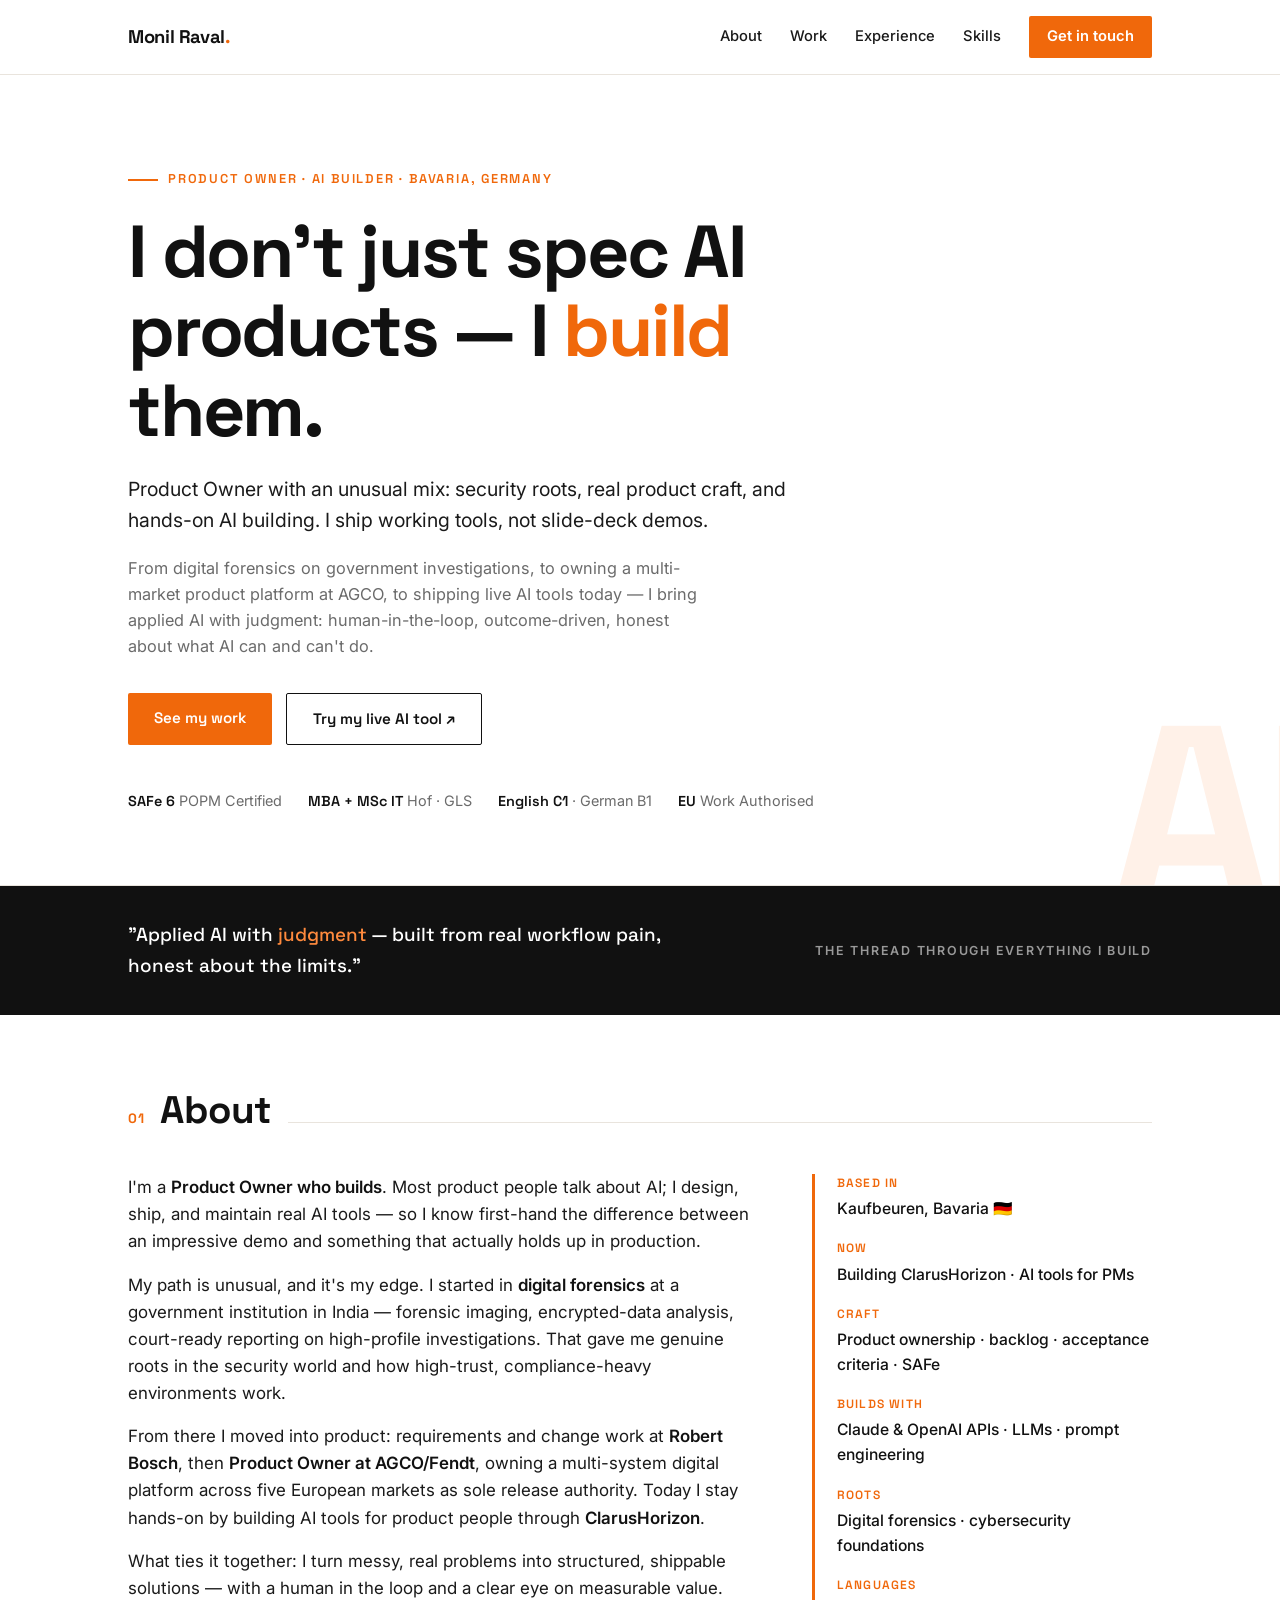
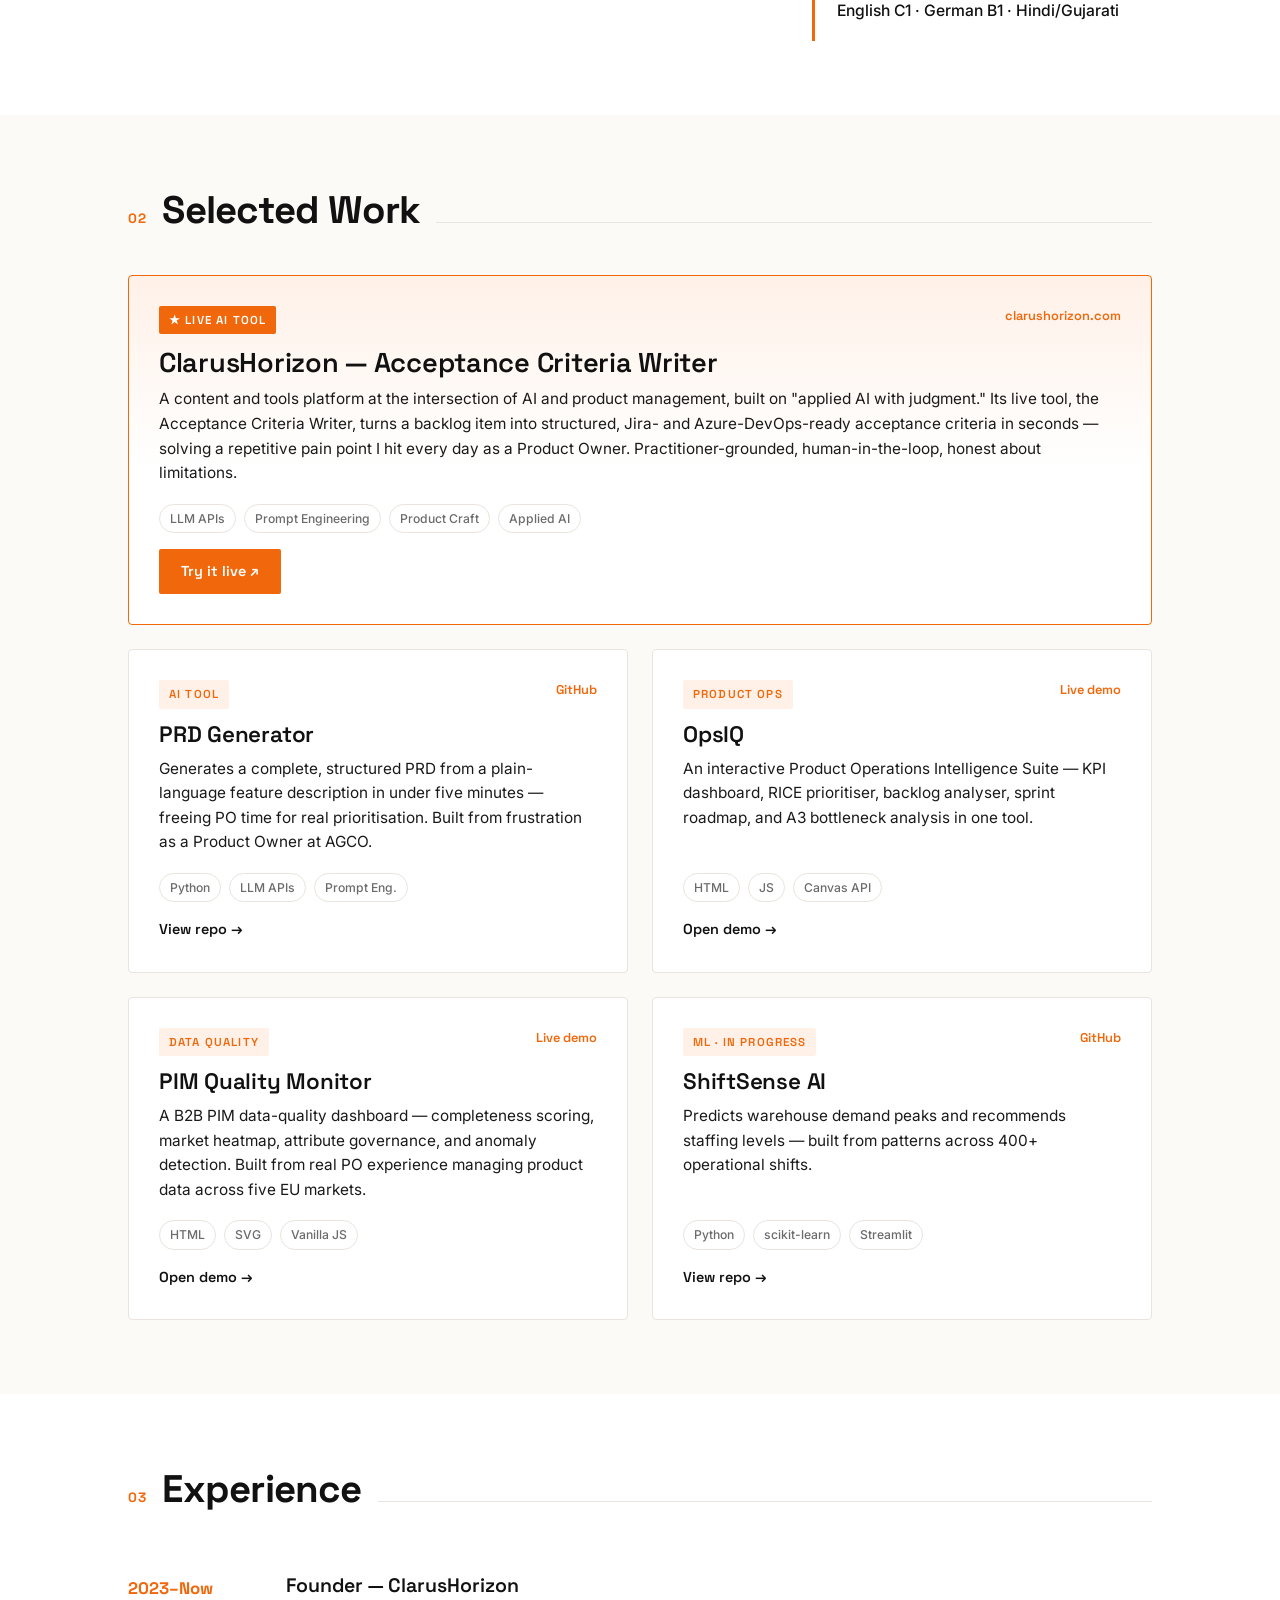
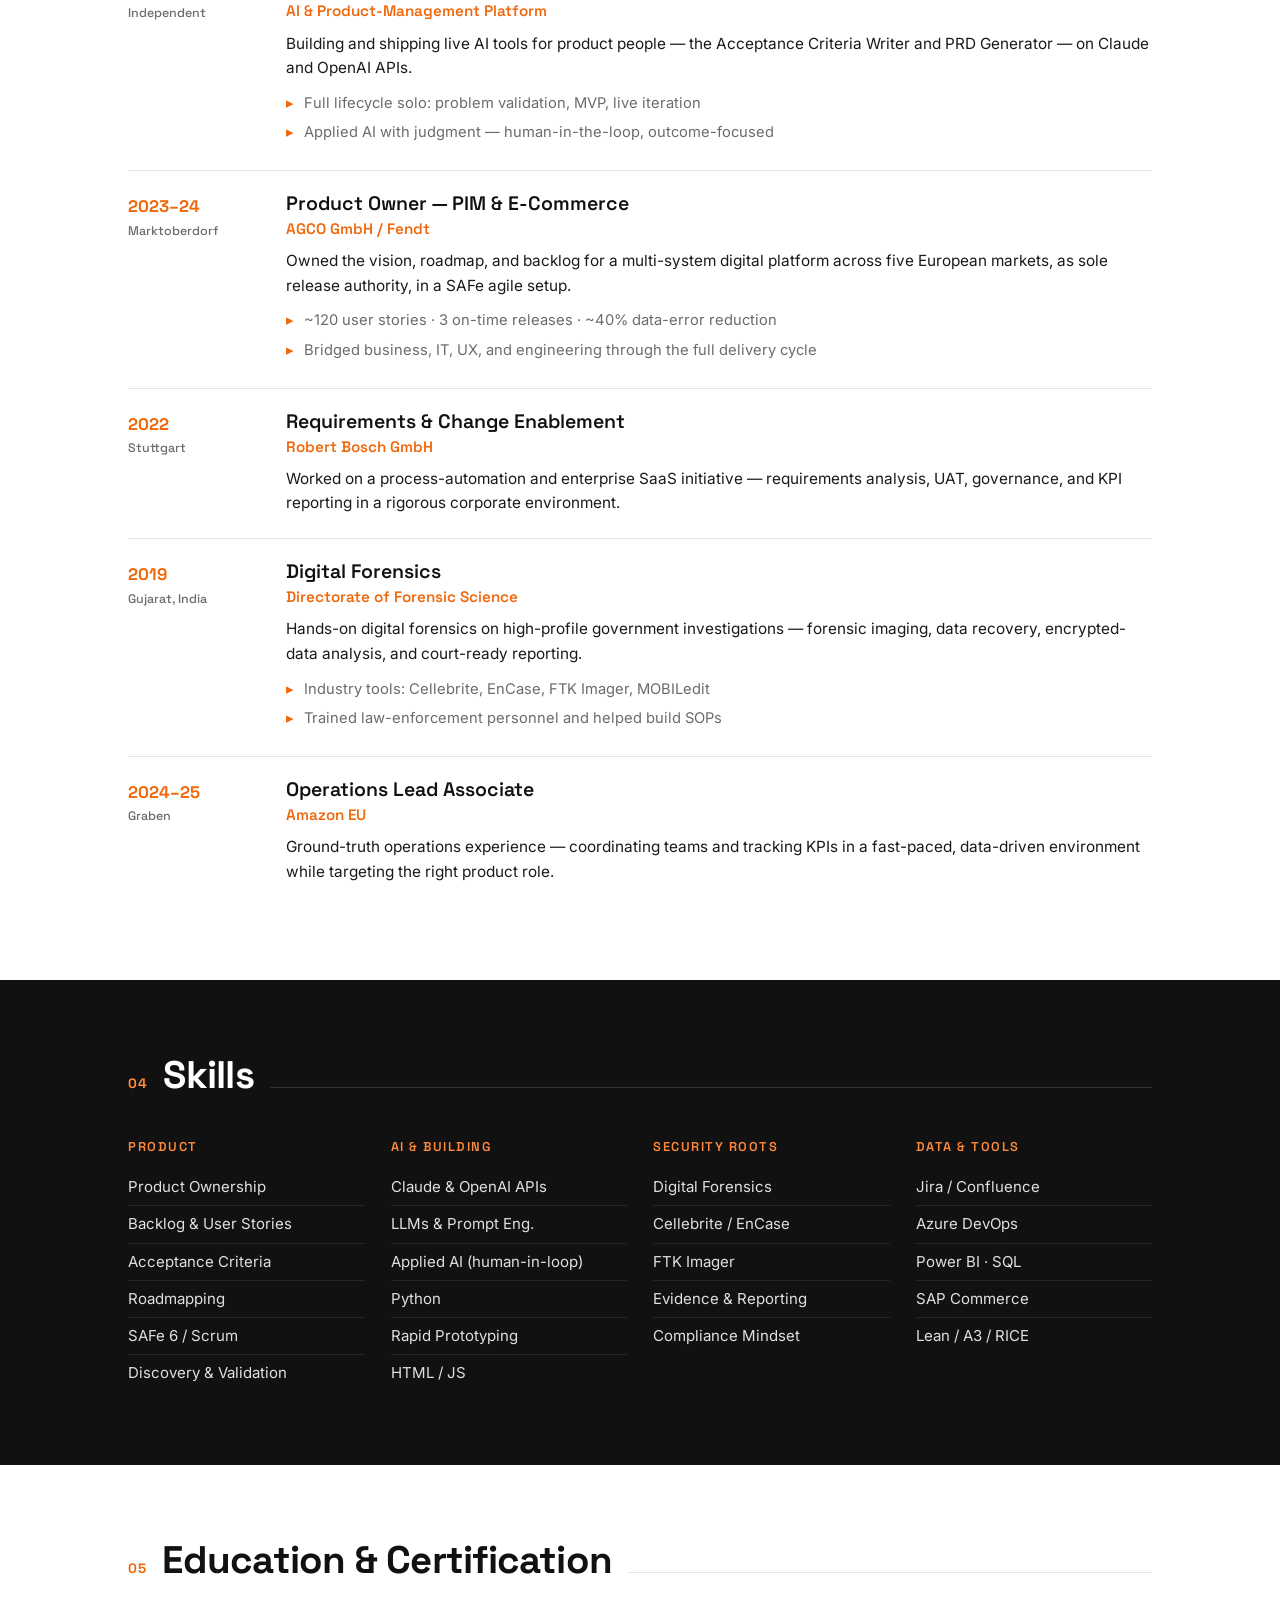
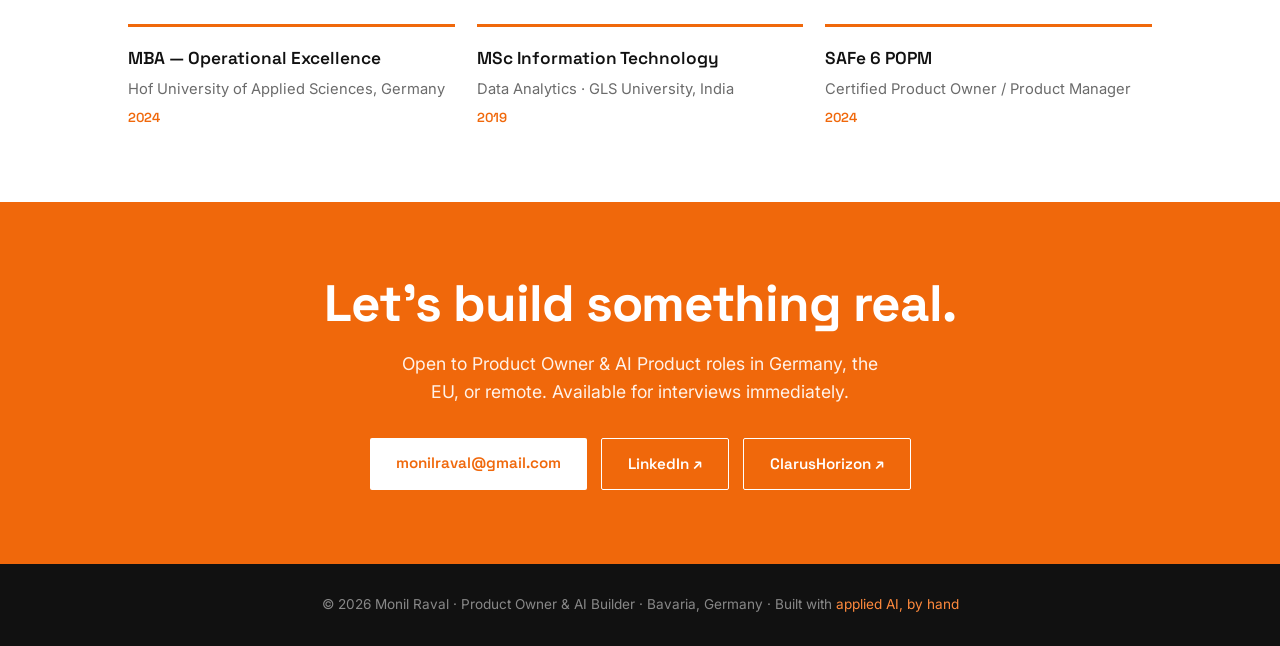
<file: index.html>
<!DOCTYPE html>
<html lang="en">
<head>
<meta charset="UTF-8">
<meta name="viewport" content="width=device-width, initial-scale=1.0">
<title>Monil Raval — Product Owner &amp; AI Builder</title>
<meta name="description" content="Monil Raval — Product Owner who builds real AI tools. Security roots, product craft, applied AI with judgment. Bavaria, Germany.">
<style>
  @import url('https://fonts.googleapis.com/css2?family=Space+Grotesk:wght@400;500;600;700&family=Inter:wght@400;500;600&display=swap');

  :root{
    --orange:#F0680B;        /* primary accent */
    --orange-soft:#FF8A3D;   /* lighter accent */
    --orange-tint:#FFF1E8;   /* pale wash */
    --white:#FFFFFF;
    --paper:#FCFAF7;         /* off-white surface */
    --black:#111111;         /* text */
    --ink:#1A1A1A;
    --line:#E9E4DD;
    --grey:#6B6B6B;
  }
  *{margin:0;padding:0;box-sizing:border-box}
  html{scroll-behavior:smooth}
  body{font-family:'Inter',sans-serif;color:var(--black);background:var(--white);line-height:1.6;-webkit-font-smoothing:antialiased}
  h1,h2,h3,h4{font-family:'Space Grotesk',sans-serif;color:var(--black);line-height:1.08;font-weight:600}
  a{color:inherit;text-decoration:none}
  .wrap{max-width:1080px;margin:0 auto;padding:0 28px}
  ::selection{background:var(--orange);color:#fff}

  /* nav */
  nav{position:sticky;top:0;z-index:50;background:rgba(255,255,255,.9);backdrop-filter:blur(10px);border-bottom:1px solid var(--line)}
  nav .wrap{display:flex;justify-content:space-between;align-items:center;padding:16px 28px}
  .logo{font-family:'Space Grotesk';font-weight:700;font-size:1.15rem;letter-spacing:-.02em}
  .logo .dot{color:var(--orange)}
  .navlinks{display:flex;gap:28px;align-items:center;font-size:.92rem;font-weight:500}
  .navlinks a{color:var(--ink);transition:color .2s}
  .navlinks a:hover{color:var(--orange)}
  .nav-cta{background:var(--orange);color:#fff!important;padding:9px 18px;border-radius:2px;font-weight:600}
  .nav-cta:hover{background:#d85a05}
  .menu-btn{display:none;background:none;border:none;font-size:1.4rem;cursor:pointer;color:var(--black)}

  /* hero */
  .hero{padding:88px 0 72px;border-bottom:1px solid var(--line);position:relative;overflow:hidden}
  .hero .eyebrow{display:inline-flex;align-items:center;gap:10px;font-family:'Space Grotesk';font-size:.8rem;letter-spacing:.14em;text-transform:uppercase;color:var(--orange);font-weight:600;margin-bottom:22px}
  .hero .eyebrow::before{content:"";width:30px;height:2px;background:var(--orange)}
  .hero h1{font-size:clamp(2.6rem,6.5vw,4.6rem);font-weight:700;letter-spacing:-.03em;margin-bottom:24px;max-width:16ch}
  .hero h1 .hl{position:relative;color:var(--orange);white-space:nowrap}
  .hero p.lead{font-size:1.22rem;max-width:56ch;color:var(--ink);margin-bottom:18px}
  .hero p.sub{font-size:1.02rem;max-width:58ch;color:var(--grey);margin-bottom:34px}
  .hero-cta{display:flex;gap:14px;flex-wrap:wrap}
  .btn{padding:13px 26px;border-radius:2px;font-weight:600;font-size:.95rem;font-family:'Space Grotesk';transition:all .2s;cursor:pointer;display:inline-block;border:none}
  .btn-primary{background:var(--orange);color:#fff}
  .btn-primary:hover{background:#d85a05;transform:translateY(-2px)}
  .btn-ghost{background:transparent;color:var(--black);border:1.5px solid var(--black)}
  .btn-ghost:hover{background:var(--black);color:#fff}
  .hero-meta{display:flex;gap:26px;margin-top:44px;flex-wrap:wrap;font-size:.9rem;color:var(--grey)}
  .hero-meta b{color:var(--black);font-family:'Space Grotesk';font-weight:600}

  /* the big orange watermark */
  .hero-mark{position:absolute;right:-40px;bottom:-60px;font-family:'Space Grotesk';font-weight:700;font-size:16rem;color:var(--orange-tint);z-index:-1;line-height:1;letter-spacing:-.04em;user-select:none;pointer-events:none}

  /* section */
  section{padding:74px 0}
  .sec-head{display:flex;align-items:baseline;gap:16px;margin-bottom:44px}
  .sec-num{font-family:'Space Grotesk';font-size:.85rem;font-weight:700;color:var(--orange);letter-spacing:.05em}
  .sec-title{font-size:clamp(1.7rem,3.5vw,2.4rem);font-weight:700;letter-spacing:-.02em}
  .sec-line{flex:1;height:1px;background:var(--line)}

  /* positioning strip */
  .strip{background:var(--black);color:#fff}
  .strip .wrap{padding:34px 28px;display:flex;flex-wrap:wrap;gap:26px;justify-content:space-between;align-items:center}
  .strip p{font-family:'Space Grotesk';font-size:1.18rem;font-weight:500;max-width:46ch}
  .strip p .o{color:var(--orange-soft)}
  .strip .tag{font-size:.78rem;letter-spacing:.14em;text-transform:uppercase;color:#999;font-weight:600}

  /* about */
  .about-grid{display:grid;grid-template-columns:1.3fr .7fr;gap:52px}
  .about-grid p{font-size:1.06rem;color:var(--ink);margin-bottom:16px}
  .about-grid p .b{color:var(--black);font-weight:600}
  .facts{border-left:3px solid var(--orange);padding-left:22px}
  .facts .f{margin-bottom:18px}
  .facts .f .k{font-family:'Space Grotesk';font-size:.75rem;letter-spacing:.1em;text-transform:uppercase;color:var(--orange);font-weight:600;margin-bottom:3px}
  .facts .f .v{font-size:.98rem;color:var(--black);font-weight:500}

  /* projects */
  .projects{background:var(--paper)}
  .pgrid{display:grid;grid-template-columns:1fr 1fr;gap:24px}
  .pcard{background:#fff;border:1px solid var(--line);border-radius:4px;padding:30px;transition:all .22s;position:relative;display:flex;flex-direction:column}
  .pcard:hover{border-color:var(--orange);transform:translateY(-4px);box-shadow:0 14px 34px rgba(240,104,11,.1)}
  .pcard.feature{grid-column:1 / -1;border-color:var(--orange);border-width:1.5px;background:linear-gradient(180deg,var(--orange-tint),#fff 55%)}
  .pcard .ptop{display:flex;justify-content:space-between;align-items:flex-start;margin-bottom:14px}
  .pcard .ptag{font-family:'Space Grotesk';font-size:.72rem;letter-spacing:.1em;text-transform:uppercase;font-weight:600;color:var(--orange);background:var(--orange-tint);padding:5px 10px;border-radius:2px}
  .pcard.feature .ptag{background:var(--orange);color:#fff}
  .pcard .plive{font-size:.8rem;font-weight:600;color:var(--orange);font-family:'Space Grotesk'}
  .pcard h3{font-size:1.4rem;margin-bottom:10px;letter-spacing:-.01em}
  .pcard.feature h3{font-size:1.7rem}
  .pcard p.pdesc{font-size:.96rem;color:var(--ink);margin-bottom:18px;flex:1}
  .pcard .pstack{display:flex;gap:8px;flex-wrap:wrap;margin-bottom:16px}
  .pcard .pstack span{font-size:.76rem;color:var(--grey);border:1px solid var(--line);padding:4px 10px;border-radius:20px;font-weight:500}
  .pcard .plink{font-family:'Space Grotesk';font-weight:600;font-size:.9rem;color:var(--black);display:inline-flex;align-items:center;gap:6px;transition:gap .2s,color .2s}
  .pcard .plink:hover{color:var(--orange);gap:11px}
  .pcard.feature .plink-btn{background:var(--orange);color:#fff;padding:11px 22px;border-radius:2px;align-self:flex-start}
  .pcard.feature .plink-btn:hover{background:#d85a05;color:#fff}

  /* experience timeline */
  .timeline{position:relative;margin-top:10px}
  .tl-item{display:grid;grid-template-columns:130px 1fr;gap:28px;padding:22px 0;border-top:1px solid var(--line)}
  .tl-item:first-child{border-top:none}
  .tl-year{font-family:'Space Grotesk';font-weight:700;font-size:1.05rem;color:var(--orange)}
  .tl-year span{display:block;font-size:.78rem;color:var(--grey);font-weight:500;margin-top:2px}
  .tl-body h3{font-size:1.22rem;margin-bottom:3px}
  .tl-body .tl-org{font-size:.95rem;color:var(--orange);font-weight:600;margin-bottom:8px;font-family:'Space Grotesk'}
  .tl-body p{font-size:.96rem;color:var(--ink)}
  .tl-body ul{list-style:none;margin-top:8px}
  .tl-body li{font-size:.92rem;color:var(--grey);padding:3px 0 3px 18px;position:relative}
  .tl-body li::before{content:"▸";position:absolute;left:0;color:var(--orange)}

  /* skills */
  .skills{background:var(--black);color:#fff}
  .skills .sec-title{color:#fff}
  .skills .sec-num{color:var(--orange-soft)}
  .skills .sec-line{background:#333}
  .skgrid{display:grid;grid-template-columns:repeat(4,1fr);gap:26px}
  .skcol h4{font-family:'Space Grotesk';font-size:.8rem;letter-spacing:.12em;text-transform:uppercase;color:var(--orange-soft);margin-bottom:16px;font-weight:600}
  .skcol .sk{font-size:.94rem;color:#e0e0e0;padding:6px 0;border-bottom:1px solid #262626}
  .skcol .sk:last-child{border-bottom:none}

  /* education */
  .edu-grid{display:grid;grid-template-columns:1fr 1fr 1fr;gap:22px}
  .edu{border-top:3px solid var(--orange);padding-top:18px}
  .edu .deg{font-family:'Space Grotesk';font-weight:600;font-size:1.08rem;margin-bottom:5px}
  .edu .sch{font-size:.92rem;color:var(--grey)}
  .edu .yr{font-size:.82rem;color:var(--orange);font-weight:600;margin-top:6px;font-family:'Space Grotesk'}

  /* contact */
  .contact{background:var(--orange);color:#fff;text-align:center}
  .contact h2{color:#fff;font-size:clamp(2rem,5vw,3.2rem);font-weight:700;letter-spacing:-.02em;margin-bottom:18px}
  .contact p{font-size:1.1rem;max-width:46ch;margin:0 auto 32px;color:#fff2e9}
  .contact-row{display:flex;gap:14px;justify-content:center;flex-wrap:wrap}
  .contact .btn-white{background:#fff;color:var(--orange)}
  .contact .btn-white:hover{background:var(--black);color:#fff}
  .contact .btn-outline{background:transparent;color:#fff;border:1.5px solid #fff}
  .contact .btn-outline:hover{background:#fff;color:var(--orange)}

  footer{background:var(--black);color:#888;padding:30px 0;text-align:center;font-size:.85rem}
  footer a{color:var(--orange-soft)}

  @media(max-width:860px){
    .about-grid,.pgrid{grid-template-columns:1fr}
    .skgrid{grid-template-columns:1fr 1fr}
    .edu-grid{grid-template-columns:1fr}
    .navlinks{display:none}
    .menu-btn{display:block}
    .tl-item{grid-template-columns:1fr;gap:8px}
    .hero-mark{font-size:9rem}
  }
</style>
</head>
<body>

<nav><div class="wrap">
  <div class="logo">Monil Raval<span class="dot">.</span></div>
  <div class="navlinks">
    <a href="#about">About</a>
    <a href="#work">Work</a>
    <a href="#experience">Experience</a>
    <a href="#skills">Skills</a>
    <a href="#contact" class="nav-cta">Get in touch</a>
  </div>
  <button class="menu-btn" onclick="document.querySelector('.navlinks').style.display = document.querySelector('.navlinks').style.display==='flex'?'none':'flex'">☰</button>
</div></nav>

<!-- HERO -->
<header class="hero"><div class="wrap">
  <span class="eyebrow">Product Owner · AI Builder · Bavaria, Germany</span>
  <h1>I don't just spec AI products — I <span class="hl">build</span> them.</h1>
  <p class="lead">Product Owner with an unusual mix: security roots, real product craft, and hands-on AI building. I ship working tools, not slide-deck demos.</p>
  <p class="sub">From digital forensics on government investigations, to owning a multi-market product platform at AGCO, to shipping live AI tools today — I bring applied AI with judgment: human-in-the-loop, outcome-driven, honest about what AI can and can't do.</p>
  <div class="hero-cta">
    <a href="#work" class="btn btn-primary">See my work</a>
    <a href="https://clarushorizon.com" target="_blank" class="btn btn-ghost">Try my live AI tool ↗</a>
  </div>
  <div class="hero-meta">
    <div><b>SAFe 6</b> POPM Certified</div>
    <div><b>MBA + MSc IT</b> Hof · GLS</div>
    <div><b>English C1</b> · German B1</div>
    <div><b>EU</b> Work Authorised</div>
  </div>
  <div class="hero-mark">AI</div>
</div></header>

<!-- POSITIONING STRIP -->
<div class="strip"><div class="wrap">
  <p>"Applied AI with <span class="o">judgment</span> — built from real workflow pain, honest about the limits."</p>
  <span class="tag">The thread through everything I build</span>
</div></div>

<!-- ABOUT -->
<section id="about"><div class="wrap">
  <div class="sec-head"><span class="sec-num">01</span><h2 class="sec-title">About</h2><span class="sec-line"></span></div>
  <div class="about-grid">
    <div>
      <p>I'm a <span class="b">Product Owner who builds</span>. Most product people talk about AI; I design, ship, and maintain real AI tools — so I know first-hand the difference between an impressive demo and something that actually holds up in production.</p>
      <p>My path is unusual, and it's my edge. I started in <span class="b">digital forensics</span> at a government institution in India — forensic imaging, encrypted-data analysis, court-ready reporting on high-profile investigations. That gave me genuine roots in the security world and how high-trust, compliance-heavy environments work.</p>
      <p>From there I moved into product: requirements and change work at <span class="b">Robert Bosch</span>, then <span class="b">Product Owner at AGCO/Fendt</span>, owning a multi-system digital platform across five European markets as sole release authority. Today I stay hands-on by building AI tools for product people through <span class="b">ClarusHorizon</span>.</p>
      <p>What ties it together: I turn messy, real problems into structured, shippable solutions — with a human in the loop and a clear eye on measurable value.</p>
    </div>
    <div class="facts">
      <div class="f"><div class="k">Based in</div><div class="v">Kaufbeuren, Bavaria 🇩🇪</div></div>
      <div class="f"><div class="k">Now</div><div class="v">Building ClarusHorizon · AI tools for PMs</div></div>
      <div class="f"><div class="k">Craft</div><div class="v">Product ownership · backlog · acceptance criteria · SAFe</div></div>
      <div class="f"><div class="k">Builds with</div><div class="v">Claude &amp; OpenAI APIs · LLMs · prompt engineering</div></div>
      <div class="f"><div class="k">Roots</div><div class="v">Digital forensics · cybersecurity foundations</div></div>
      <div class="f"><div class="k">Languages</div><div class="v">English C1 · German B1 · Hindi/Gujarati</div></div>
    </div>
  </div>
</div></section>

<!-- WORK -->
<section id="work" class="projects"><div class="wrap">
  <div class="sec-head"><span class="sec-num">02</span><h2 class="sec-title">Selected Work</h2><span class="sec-line"></span></div>
  <div class="pgrid">

    <div class="pcard feature">
      <div class="ptop"><span class="ptag">★ Live AI Tool</span><span class="plive">clarushorizon.com</span></div>
      <h3>ClarusHorizon — Acceptance Criteria Writer</h3>
      <p class="pdesc">A content and tools platform at the intersection of AI and product management, built on "applied AI with judgment." Its live tool, the Acceptance Criteria Writer, turns a backlog item into structured, Jira- and Azure-DevOps-ready acceptance criteria in seconds — solving a repetitive pain point I hit every day as a Product Owner. Practitioner-grounded, human-in-the-loop, honest about limitations.</p>
      <div class="pstack"><span>LLM APIs</span><span>Prompt Engineering</span><span>Product Craft</span><span>Applied AI</span></div>
      <a href="https://clarushorizon.com" target="_blank" class="plink plink-btn">Try it live ↗</a>
    </div>

    <div class="pcard">
      <div class="ptop"><span class="ptag">AI Tool</span><span class="plive">GitHub</span></div>
      <h3>PRD Generator</h3>
      <p class="pdesc">Generates a complete, structured PRD from a plain-language feature description in under five minutes — freeing PO time for real prioritisation. Built from frustration as a Product Owner at AGCO.</p>
      <div class="pstack"><span>Python</span><span>LLM APIs</span><span>Prompt Eng.</span></div>
      <a href="https://github.com/monilraval/PRD-Generator" target="_blank" class="plink">View repo →</a>
    </div>

    <div class="pcard">
      <div class="ptop"><span class="ptag">Product Ops</span><span class="plive">Live demo</span></div>
      <h3>OpsIQ</h3>
      <p class="pdesc">An interactive Product Operations Intelligence Suite — KPI dashboard, RICE prioritiser, backlog analyser, sprint roadmap, and A3 bottleneck analysis in one tool.</p>
      <div class="pstack"><span>HTML</span><span>JS</span><span>Canvas API</span></div>
      <a href="https://monilraval.github.io/ops-intel.html" target="_blank" class="plink">Open demo →</a>
    </div>

    <div class="pcard">
      <div class="ptop"><span class="ptag">Data Quality</span><span class="plive">Live demo</span></div>
      <h3>PIM Quality Monitor</h3>
      <p class="pdesc">A B2B PIM data-quality dashboard — completeness scoring, market heatmap, attribute governance, and anomaly detection. Built from real PO experience managing product data across five EU markets.</p>
      <div class="pstack"><span>HTML</span><span>SVG</span><span>Vanilla JS</span></div>
      <a href="https://monilraval.github.io/pim-quality-monitor" target="_blank" class="plink">Open demo →</a>
    </div>

    <div class="pcard">
      <div class="ptop"><span class="ptag">ML · In Progress</span><span class="plive">GitHub</span></div>
      <h3>ShiftSense AI</h3>
      <p class="pdesc">Predicts warehouse demand peaks and recommends staffing levels — built from patterns across 400+ operational shifts.</p>
      <div class="pstack"><span>Python</span><span>scikit-learn</span><span>Streamlit</span></div>
      <a href="https://github.com/monilraval/shiftsense-ai" target="_blank" class="plink">View repo →</a>
    </div>

  </div>
</div></section>

<!-- EXPERIENCE -->
<section id="experience"><div class="wrap">
  <div class="sec-head"><span class="sec-num">03</span><h2 class="sec-title">Experience</h2><span class="sec-line"></span></div>
  <div class="timeline">

    <div class="tl-item">
      <div class="tl-year">2023–Now<span>Independent</span></div>
      <div class="tl-body">
        <h3>Founder — ClarusHorizon</h3>
        <div class="tl-org">AI &amp; Product-Management Platform</div>
        <p>Building and shipping live AI tools for product people — the Acceptance Criteria Writer and PRD Generator — on Claude and OpenAI APIs.</p>
        <ul>
          <li>Full lifecycle solo: problem validation, MVP, live iteration</li>
          <li>Applied AI with judgment — human-in-the-loop, outcome-focused</li>
        </ul>
      </div>
    </div>

    <div class="tl-item">
      <div class="tl-year">2023–24<span>Marktoberdorf</span></div>
      <div class="tl-body">
        <h3>Product Owner — PIM &amp; E-Commerce</h3>
        <div class="tl-org">AGCO GmbH / Fendt</div>
        <p>Owned the vision, roadmap, and backlog for a multi-system digital platform across five European markets, as sole release authority, in a SAFe agile setup.</p>
        <ul>
          <li>~120 user stories · 3 on-time releases · ~40% data-error reduction</li>
          <li>Bridged business, IT, UX, and engineering through the full delivery cycle</li>
        </ul>
      </div>
    </div>

    <div class="tl-item">
      <div class="tl-year">2022<span>Stuttgart</span></div>
      <div class="tl-body">
        <h3>Requirements &amp; Change Enablement</h3>
        <div class="tl-org">Robert Bosch GmbH</div>
        <p>Worked on a process-automation and enterprise SaaS initiative — requirements analysis, UAT, governance, and KPI reporting in a rigorous corporate environment.</p>
      </div>
    </div>

    <div class="tl-item">
      <div class="tl-year">2019<span>Gujarat, India</span></div>
      <div class="tl-body">
        <h3>Digital Forensics</h3>
        <div class="tl-org">Directorate of Forensic Science</div>
        <p>Hands-on digital forensics on high-profile government investigations — forensic imaging, data recovery, encrypted-data analysis, and court-ready reporting.</p>
        <ul>
          <li>Industry tools: Cellebrite, EnCase, FTK Imager, MOBILedit</li>
          <li>Trained law-enforcement personnel and helped build SOPs</li>
        </ul>
      </div>
    </div>

    <div class="tl-item">
      <div class="tl-year">2024–25<span>Graben</span></div>
      <div class="tl-body">
        <h3>Operations Lead Associate</h3>
        <div class="tl-org">Amazon EU</div>
        <p>Ground-truth operations experience — coordinating teams and tracking KPIs in a fast-paced, data-driven environment while targeting the right product role.</p>
      </div>
    </div>

  </div>
</div></section>

<!-- SKILLS -->
<section id="skills" class="skills"><div class="wrap">
  <div class="sec-head"><span class="sec-num">04</span><h2 class="sec-title">Skills</h2><span class="sec-line"></span></div>
  <div class="skgrid">
    <div class="skcol">
      <h4>Product</h4>
      <div class="sk">Product Ownership</div>
      <div class="sk">Backlog &amp; User Stories</div>
      <div class="sk">Acceptance Criteria</div>
      <div class="sk">Roadmapping</div>
      <div class="sk">SAFe 6 / Scrum</div>
      <div class="sk">Discovery &amp; Validation</div>
    </div>
    <div class="skcol">
      <h4>AI &amp; Building</h4>
      <div class="sk">Claude &amp; OpenAI APIs</div>
      <div class="sk">LLMs &amp; Prompt Eng.</div>
      <div class="sk">Applied AI (human-in-loop)</div>
      <div class="sk">Python</div>
      <div class="sk">Rapid Prototyping</div>
      <div class="sk">HTML / JS</div>
    </div>
    <div class="skcol">
      <h4>Security Roots</h4>
      <div class="sk">Digital Forensics</div>
      <div class="sk">Cellebrite / EnCase</div>
      <div class="sk">FTK Imager</div>
      <div class="sk">Evidence &amp; Reporting</div>
      <div class="sk">Compliance Mindset</div>
    </div>
    <div class="skcol">
      <h4>Data &amp; Tools</h4>
      <div class="sk">Jira / Confluence</div>
      <div class="sk">Azure DevOps</div>
      <div class="sk">Power BI · SQL</div>
      <div class="sk">SAP Commerce</div>
      <div class="sk">Lean / A3 / RICE</div>
    </div>
  </div>
</div></section>

<!-- EDUCATION -->
<section id="education"><div class="wrap">
  <div class="sec-head"><span class="sec-num">05</span><h2 class="sec-title">Education &amp; Certification</h2><span class="sec-line"></span></div>
  <div class="edu-grid">
    <div class="edu"><div class="deg">MBA — Operational Excellence</div><div class="sch">Hof University of Applied Sciences, Germany</div><div class="yr">2024</div></div>
    <div class="edu"><div class="deg">MSc Information Technology</div><div class="sch">Data Analytics · GLS University, India</div><div class="yr">2019</div></div>
    <div class="edu"><div class="deg">SAFe 6 POPM</div><div class="sch">Certified Product Owner / Product Manager</div><div class="yr">2024</div></div>
  </div>
</div></section>

<!-- CONTACT -->
<section id="contact" class="contact"><div class="wrap">
  <h2>Let's build something real.</h2>
  <p>Open to Product Owner &amp; AI Product roles in Germany, the EU, or remote. Available for interviews immediately.</p>
  <div class="contact-row">
    <a href="mailto:monilraval@gmail.com" class="btn btn-white">monilraval@gmail.com</a>
    <a href="https://www.linkedin.com/in/monilraval" target="_blank" class="btn btn-outline">LinkedIn ↗</a>
    <a href="https://clarushorizon.com" target="_blank" class="btn btn-outline">ClarusHorizon ↗</a>
  </div>
</div></section>

<footer><div class="wrap">
  © 2026 Monil Raval · Product Owner &amp; AI Builder · Bavaria, Germany · Built with <a href="https://clarushorizon.com">applied AI, by hand</a>
</div></footer>

</body>
</html>
</file>
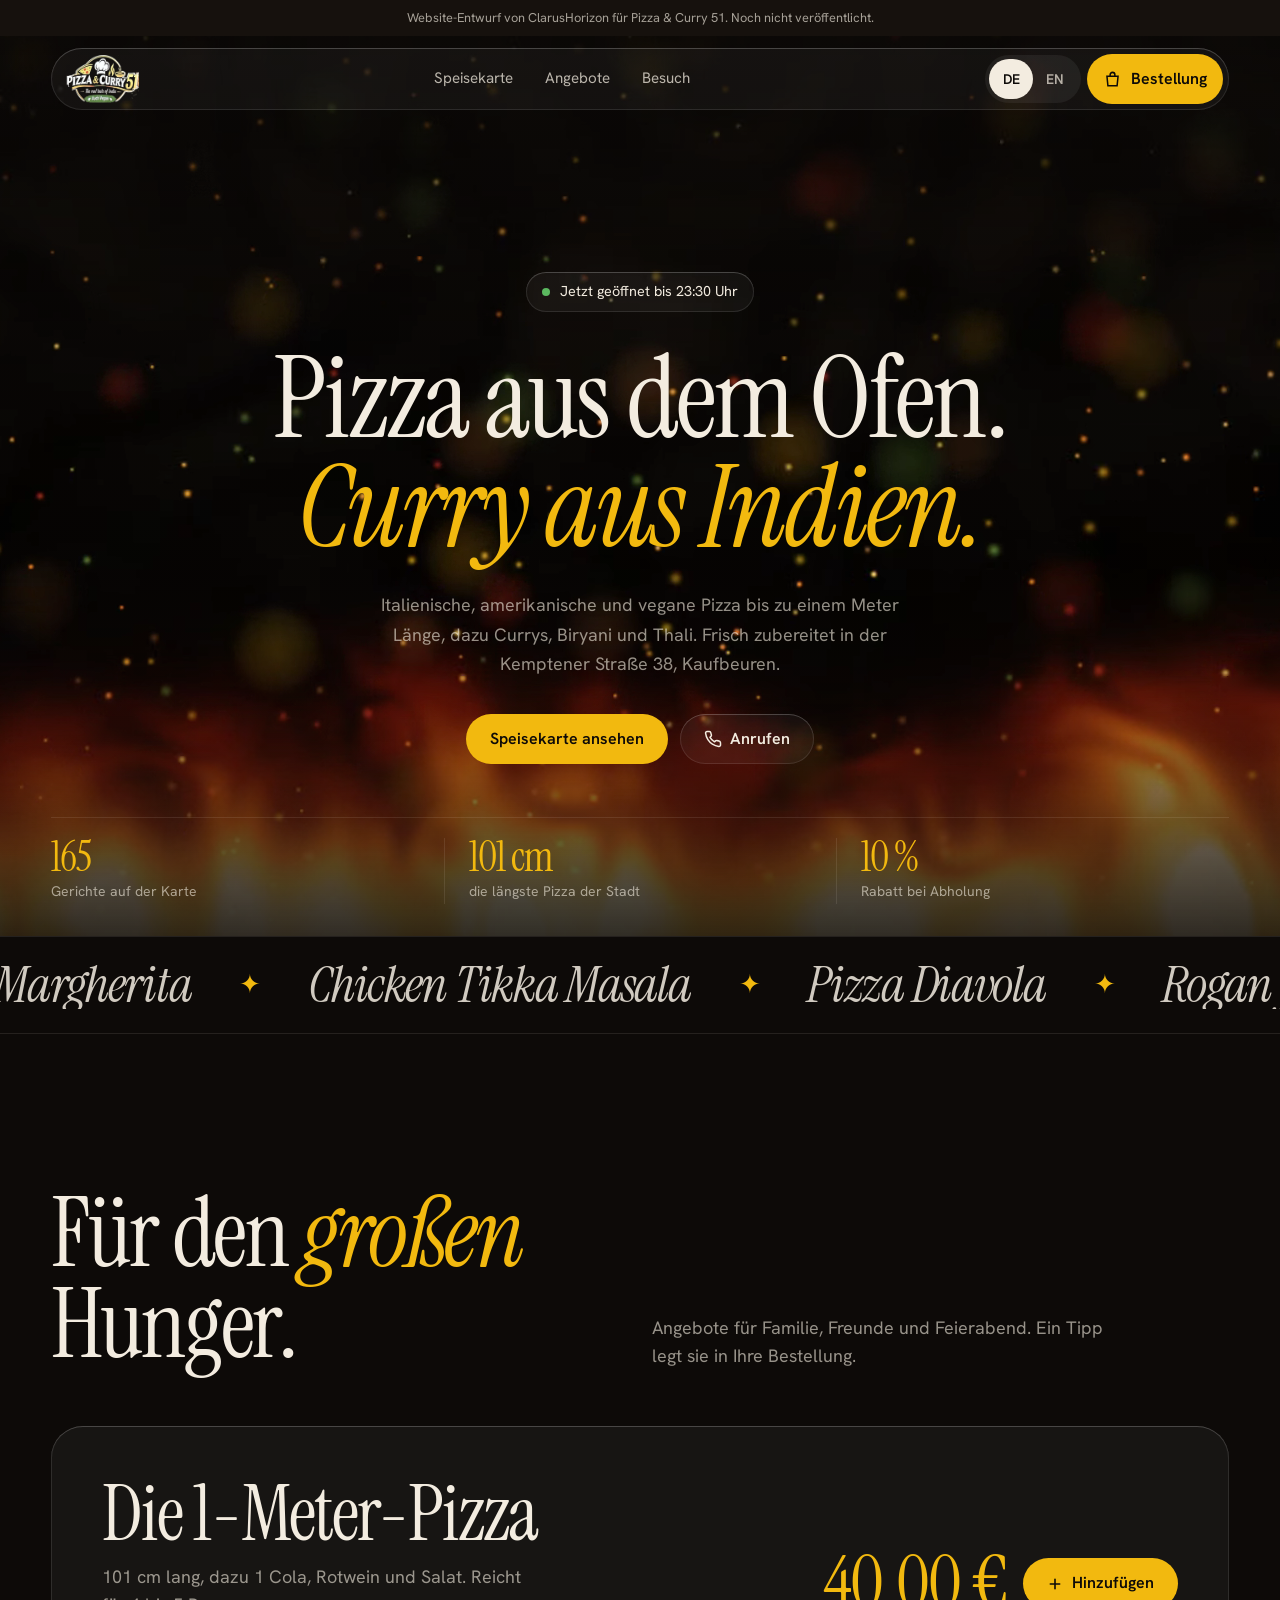
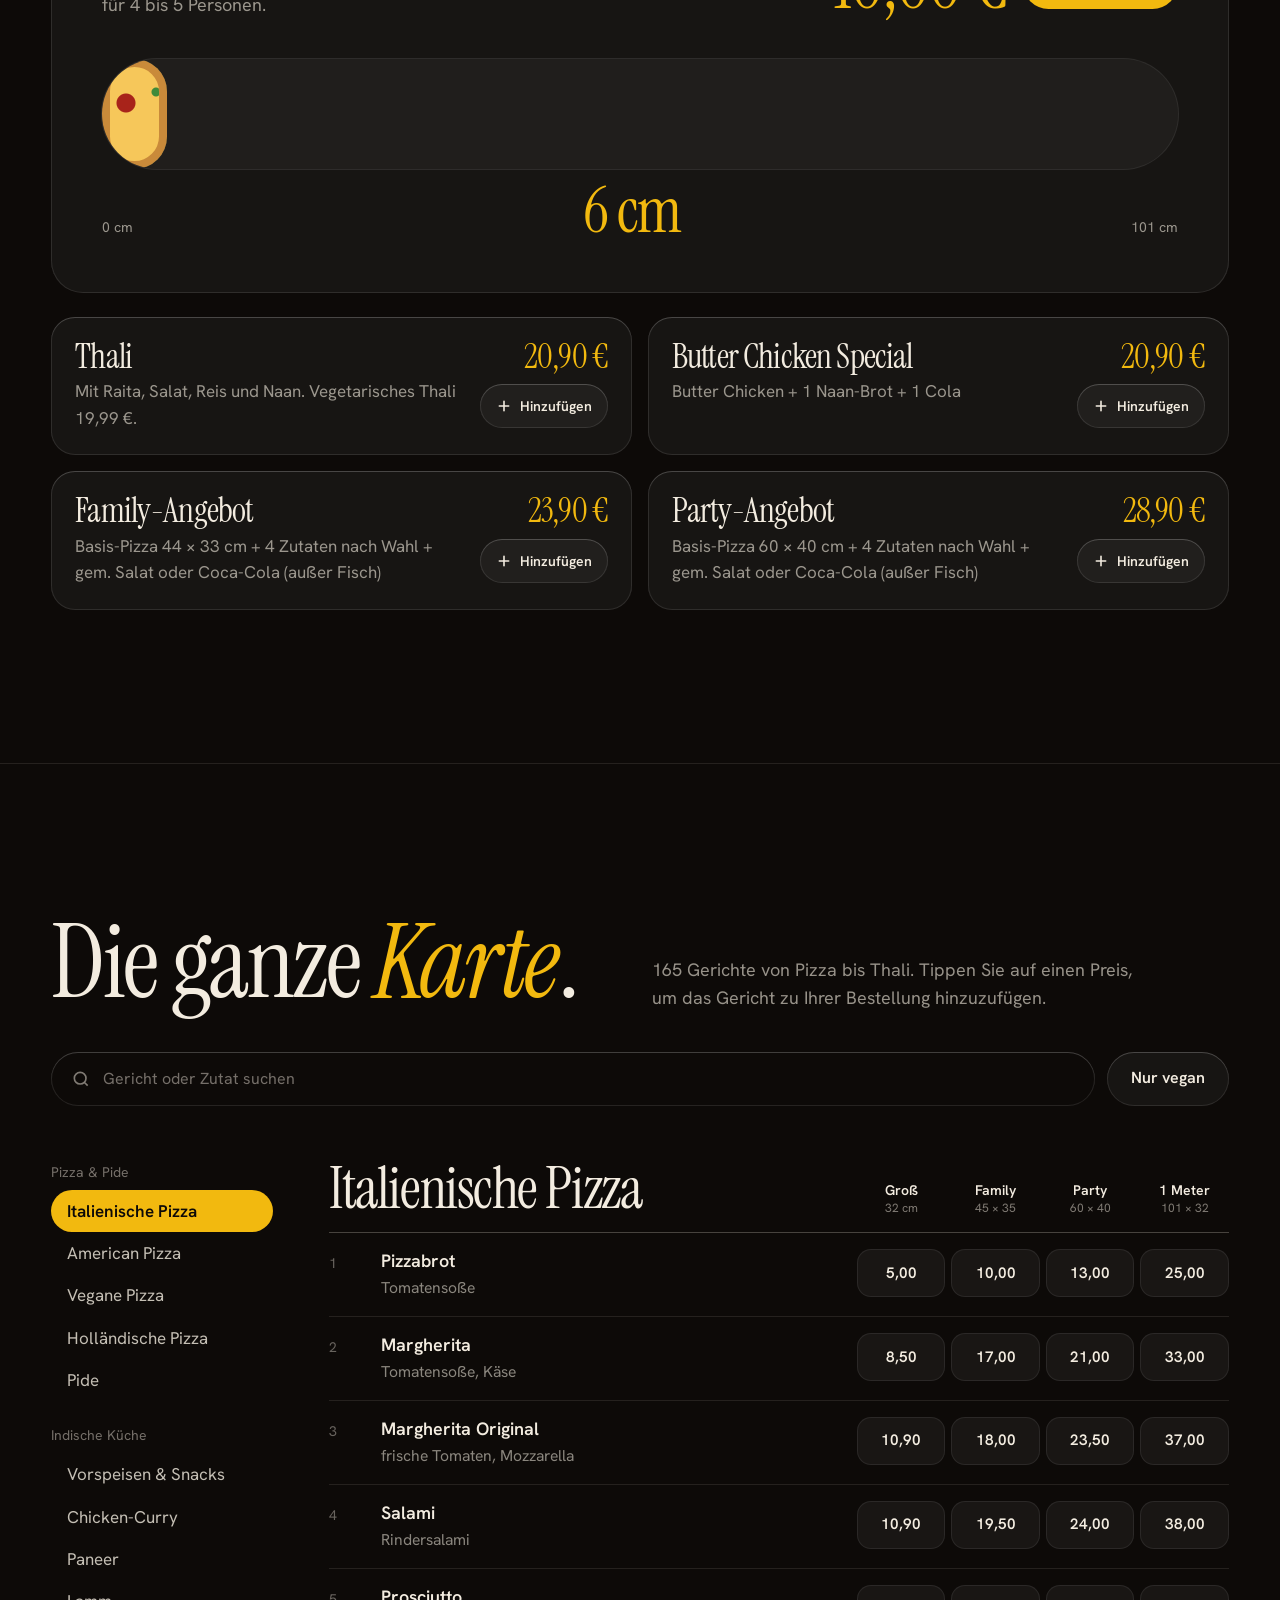
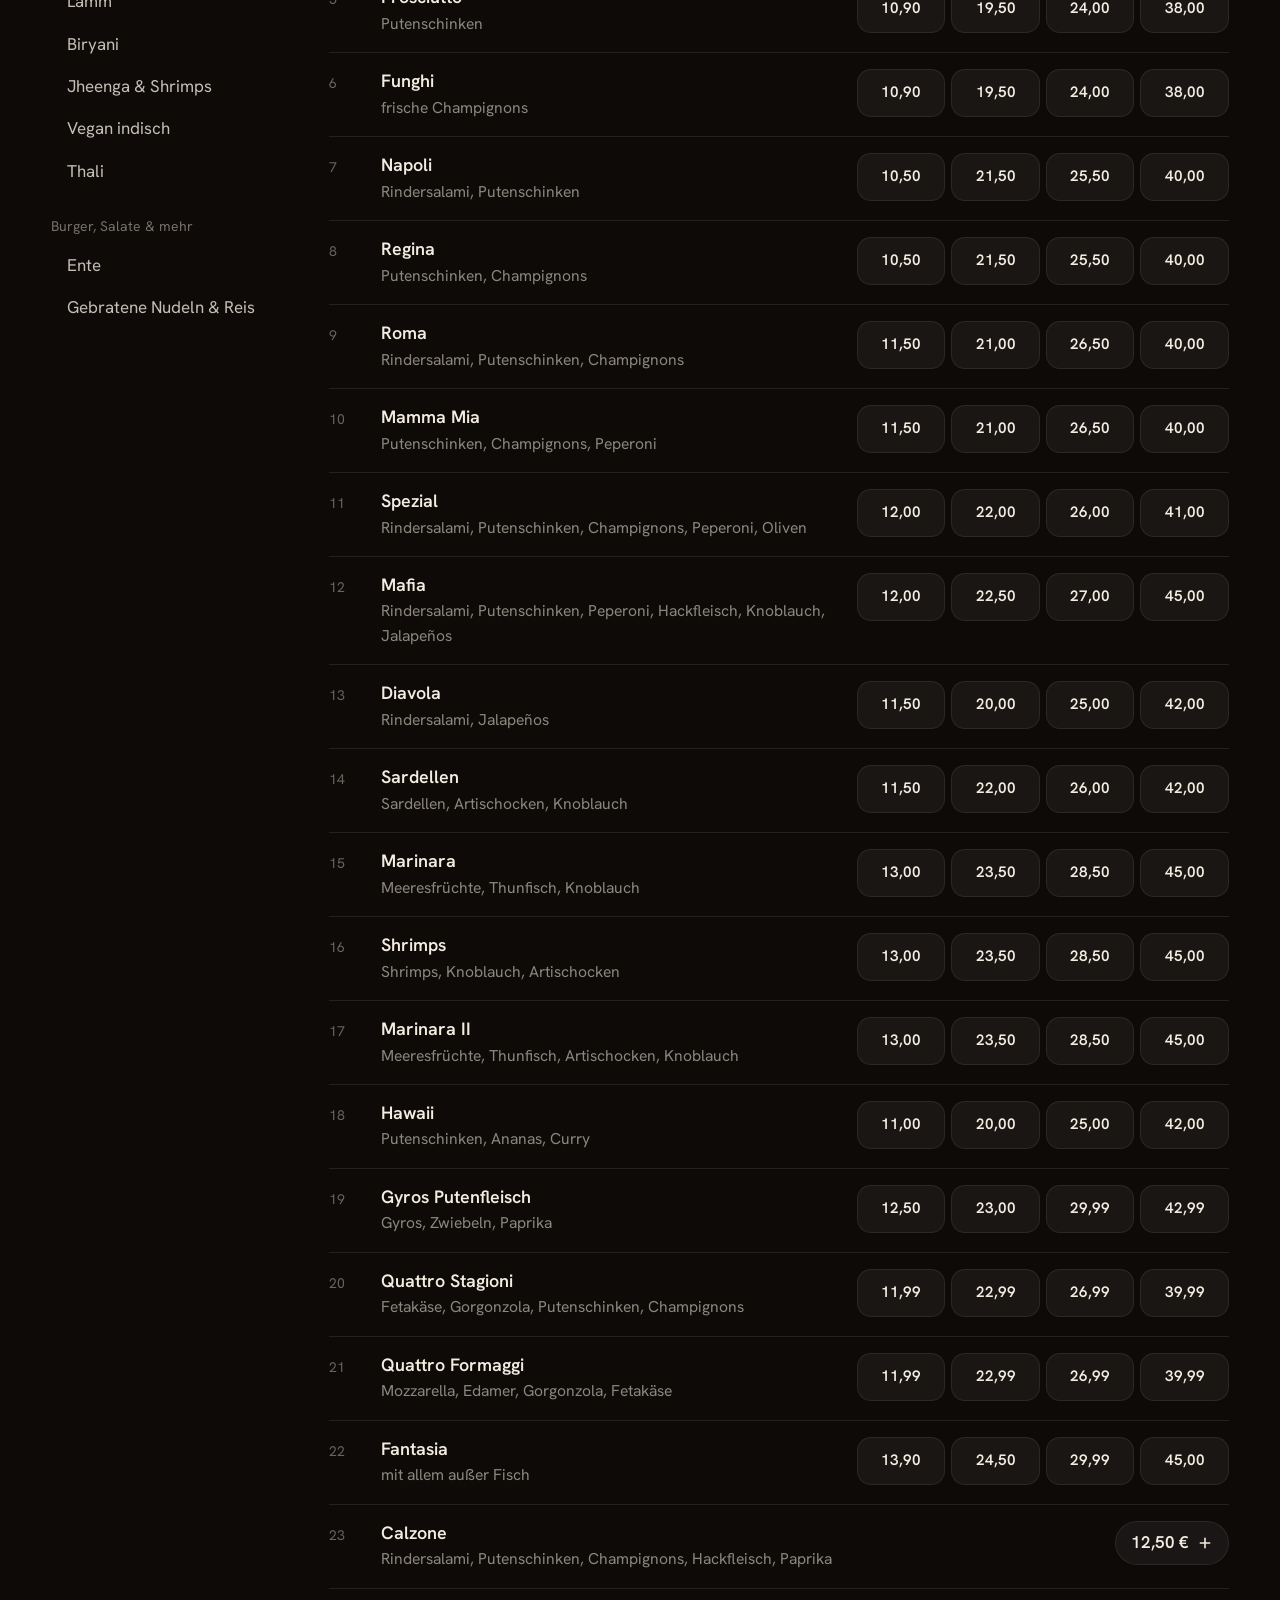
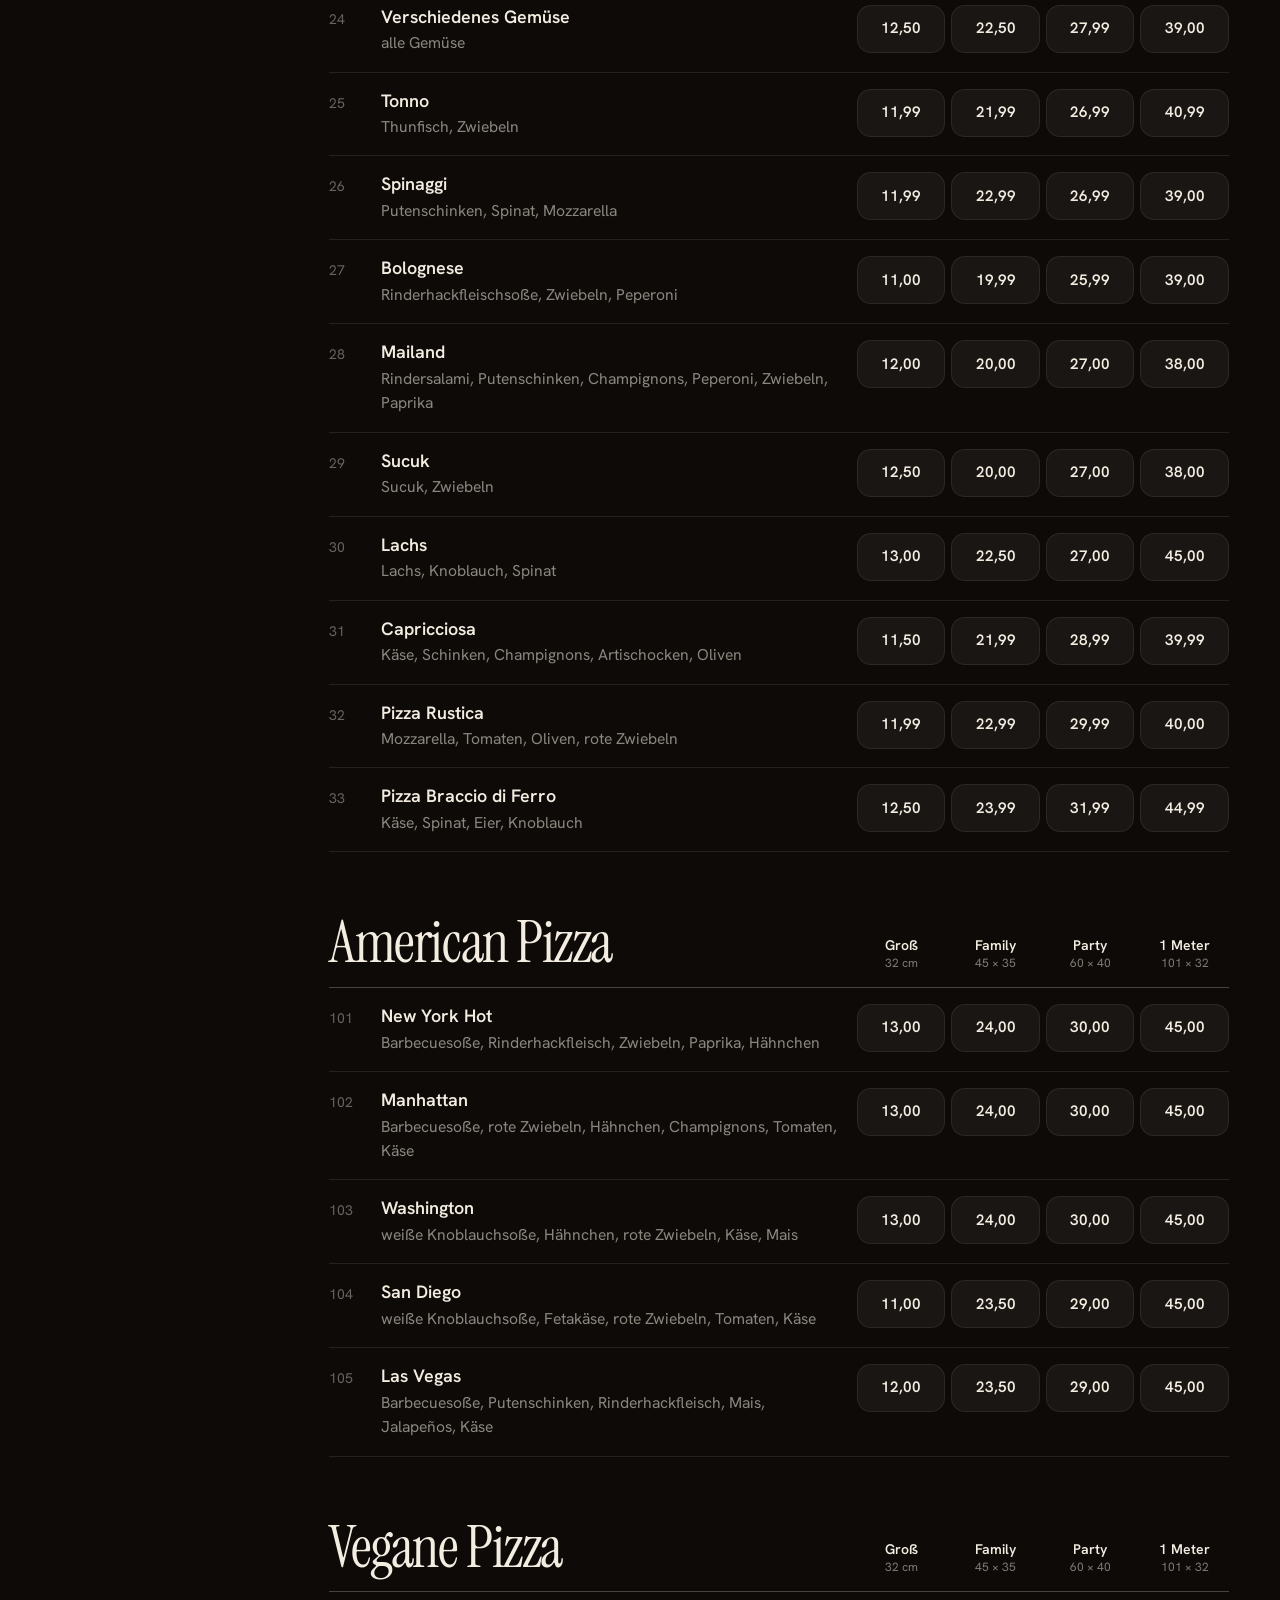
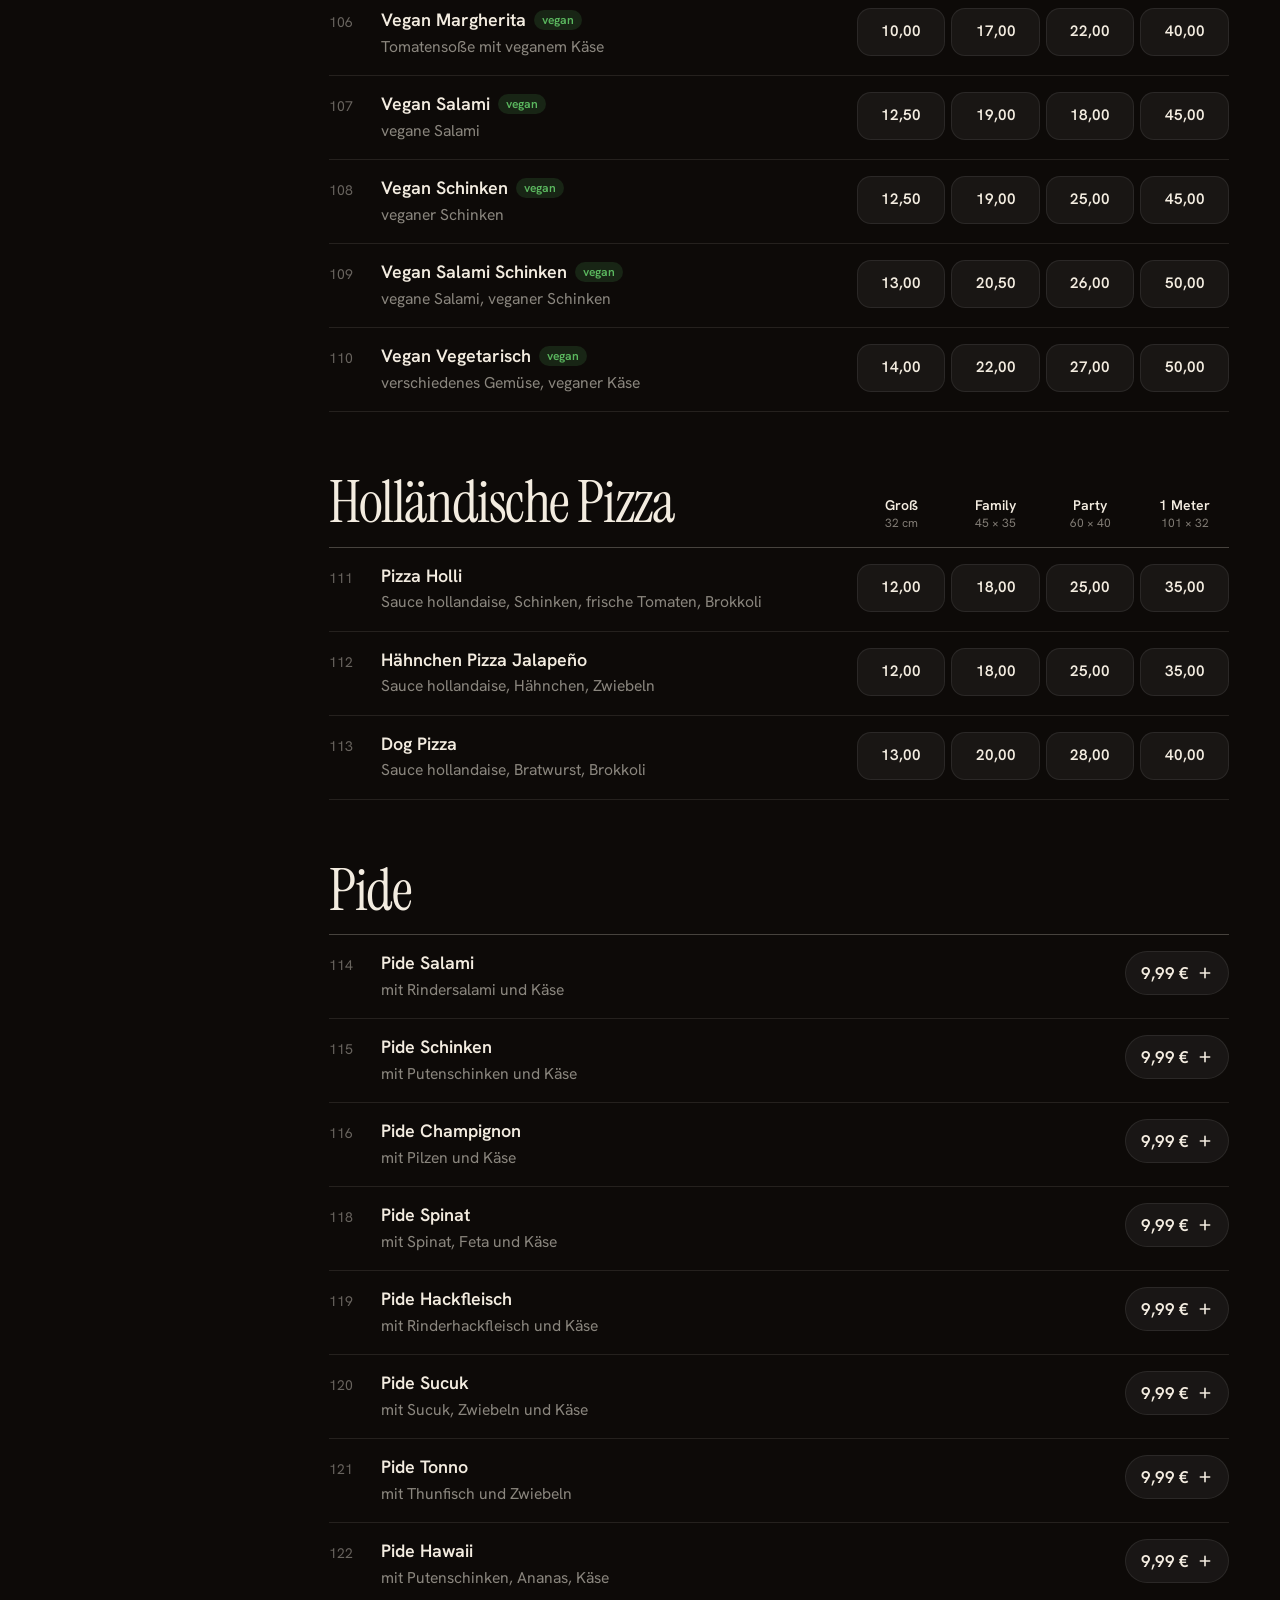
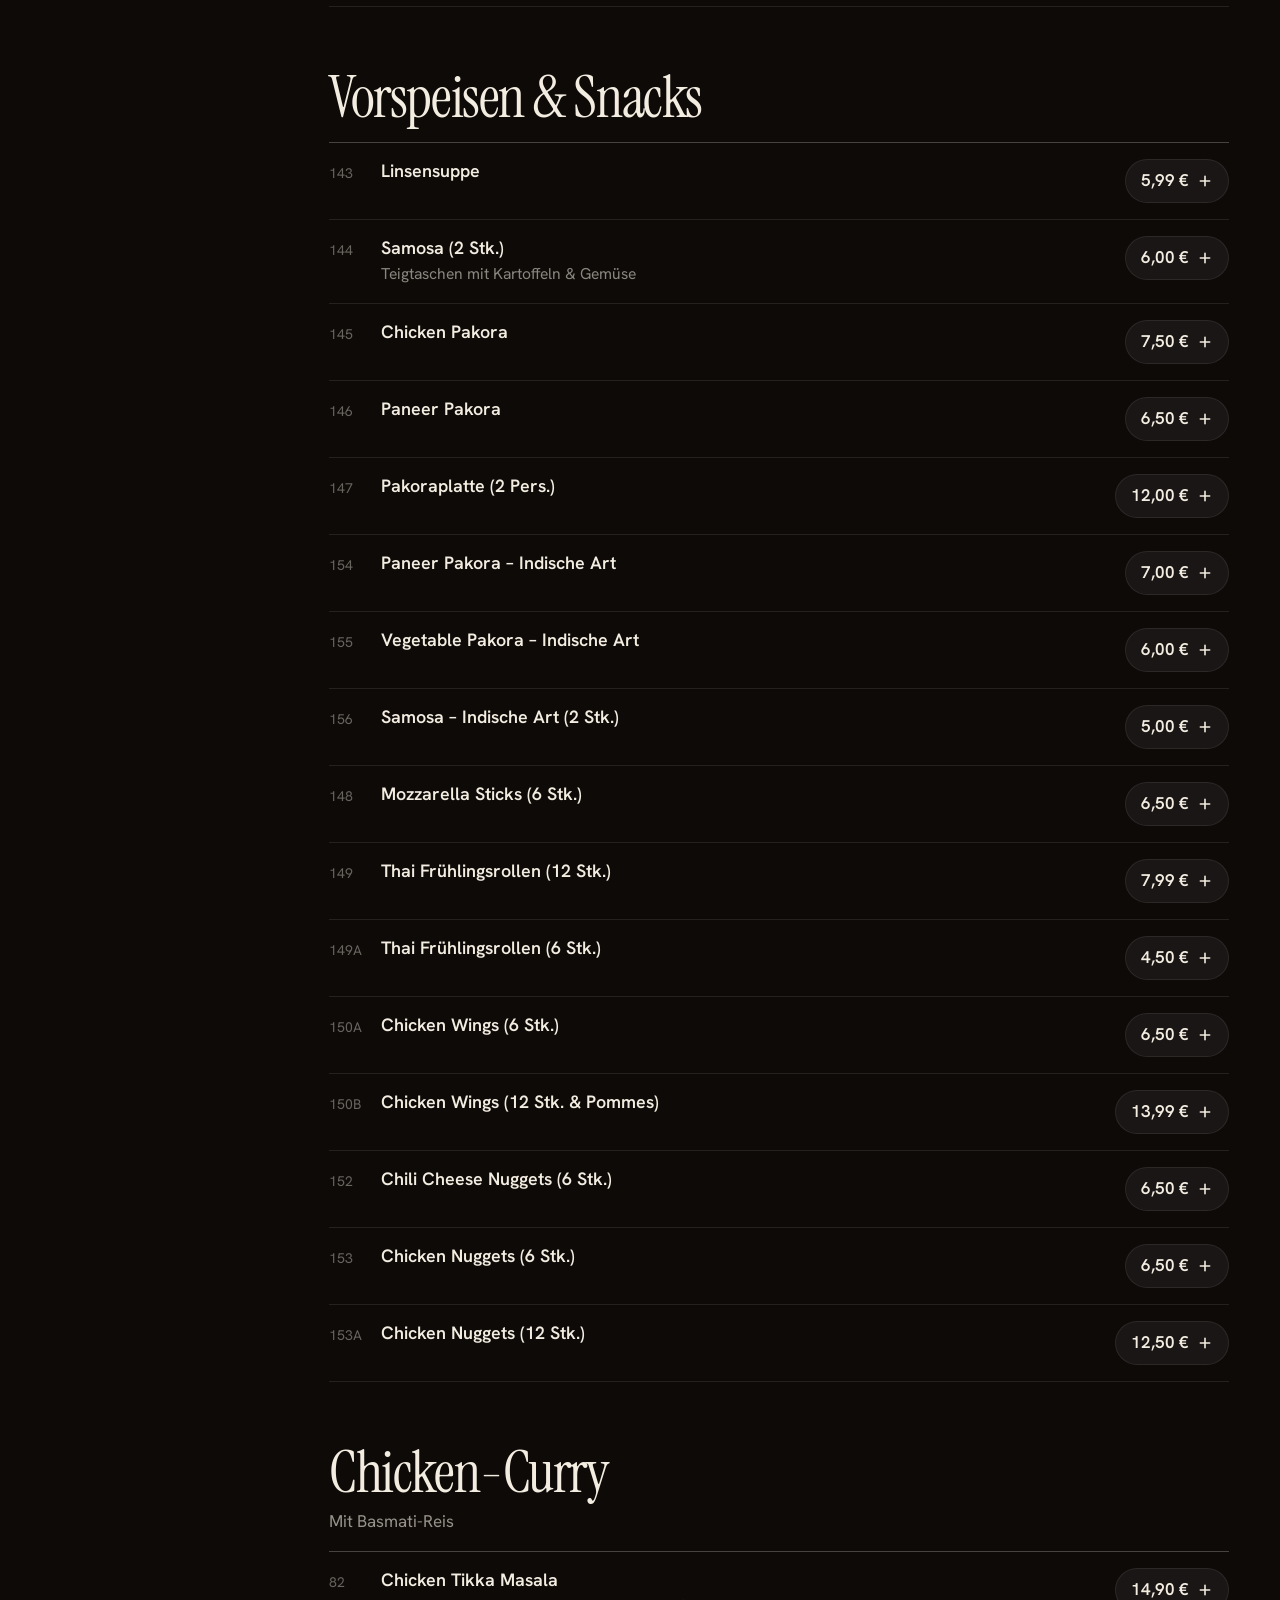
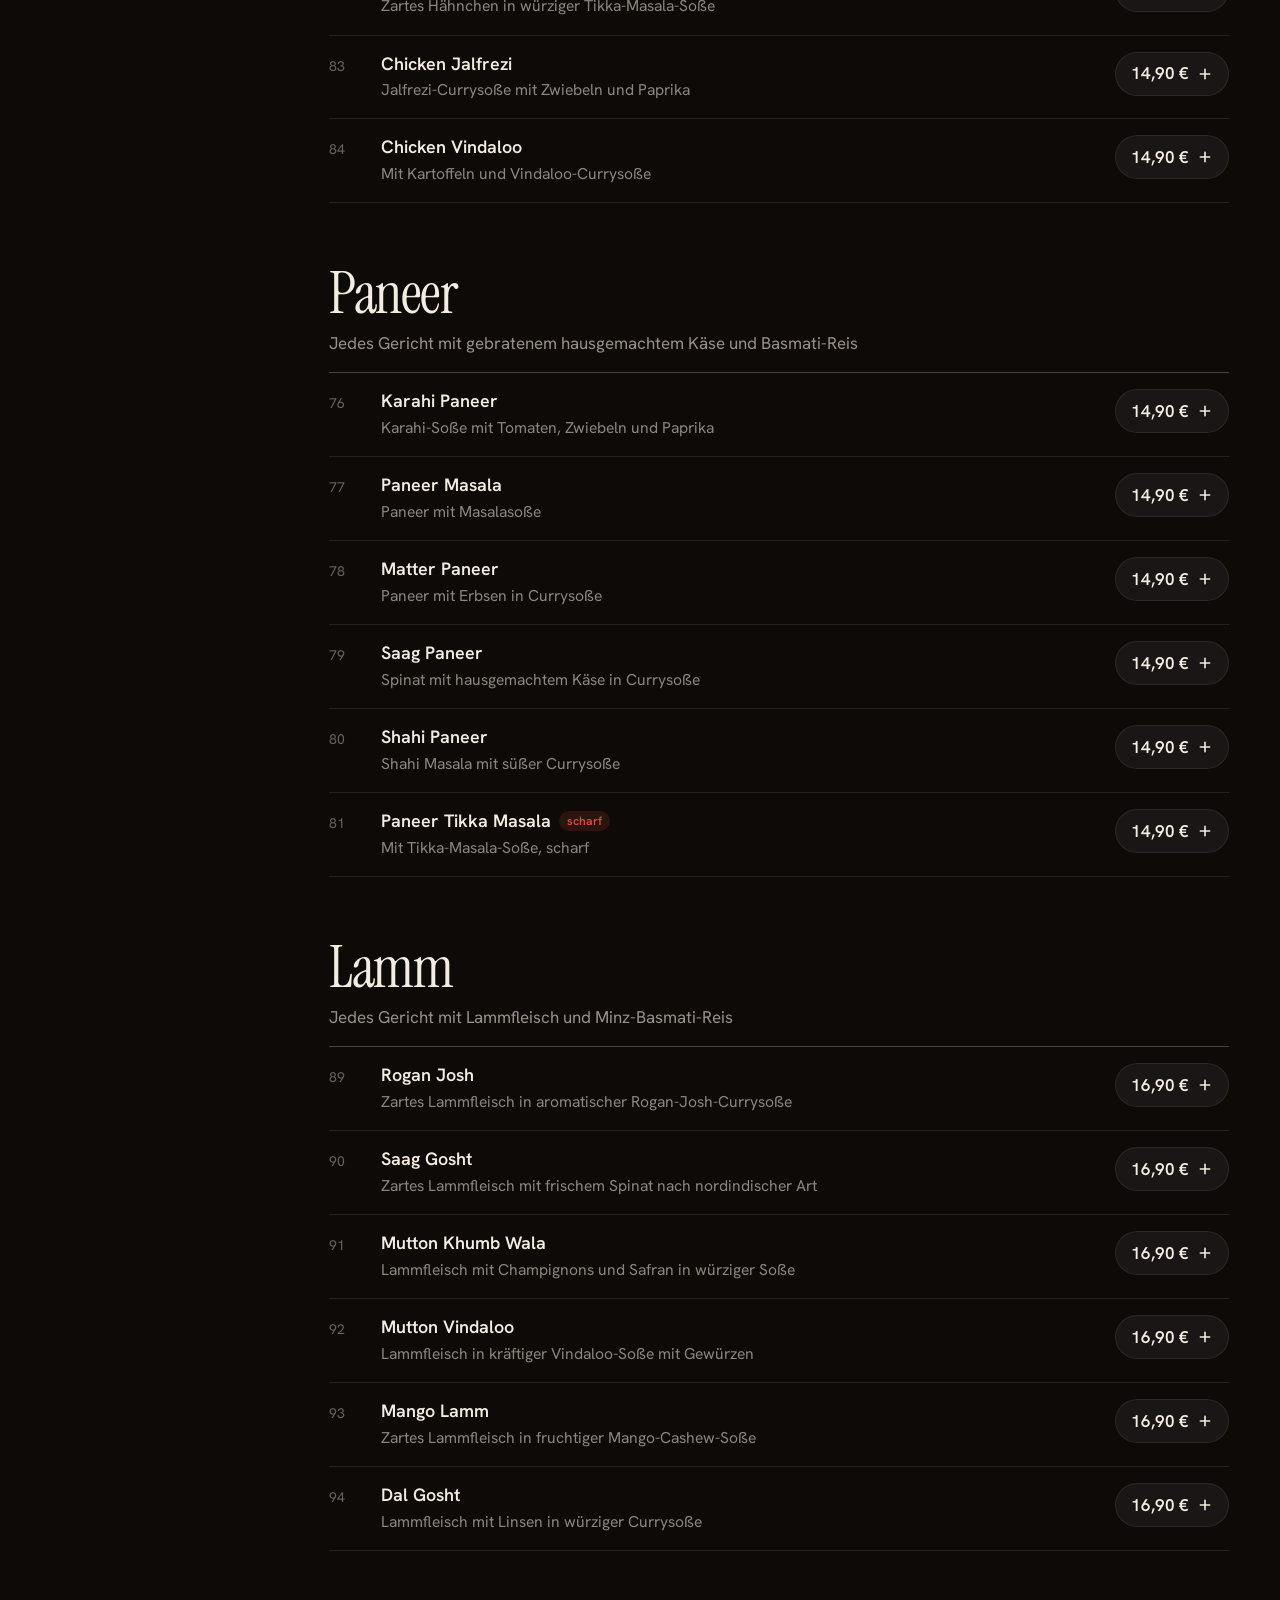
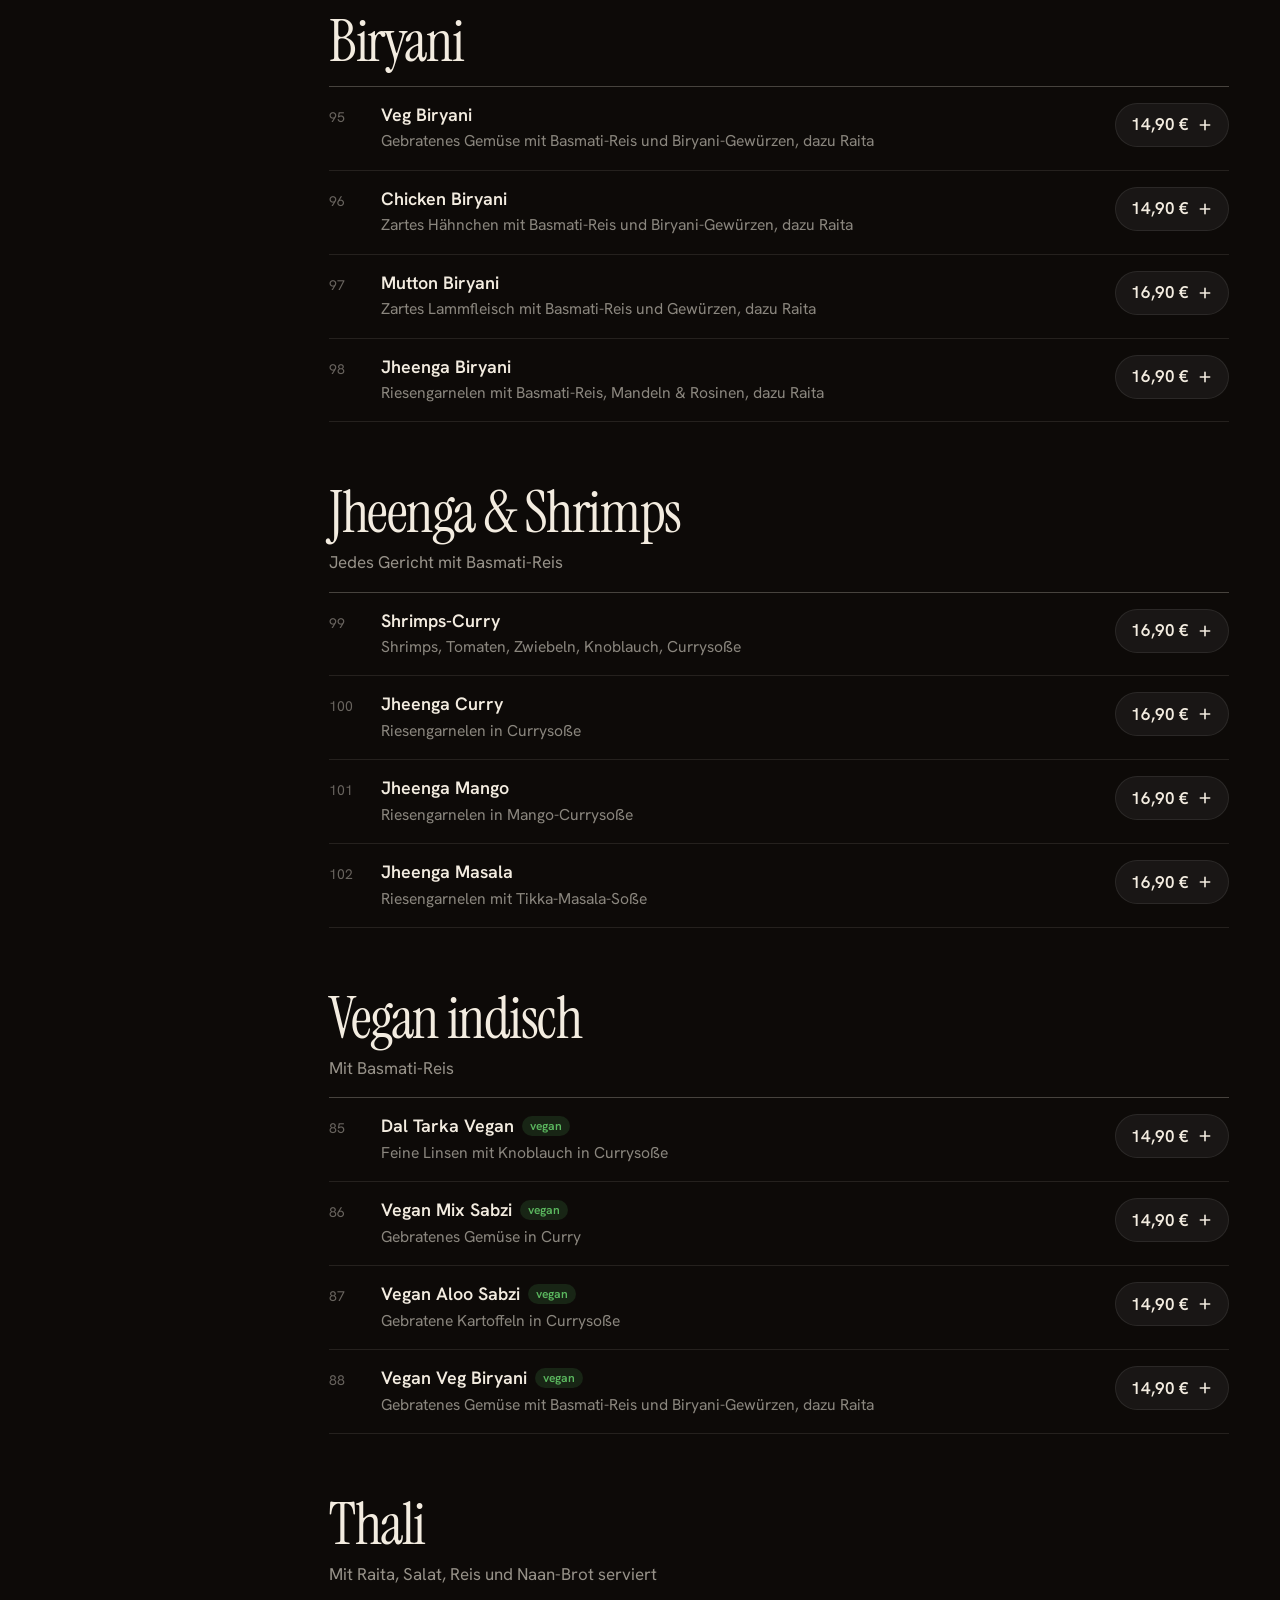
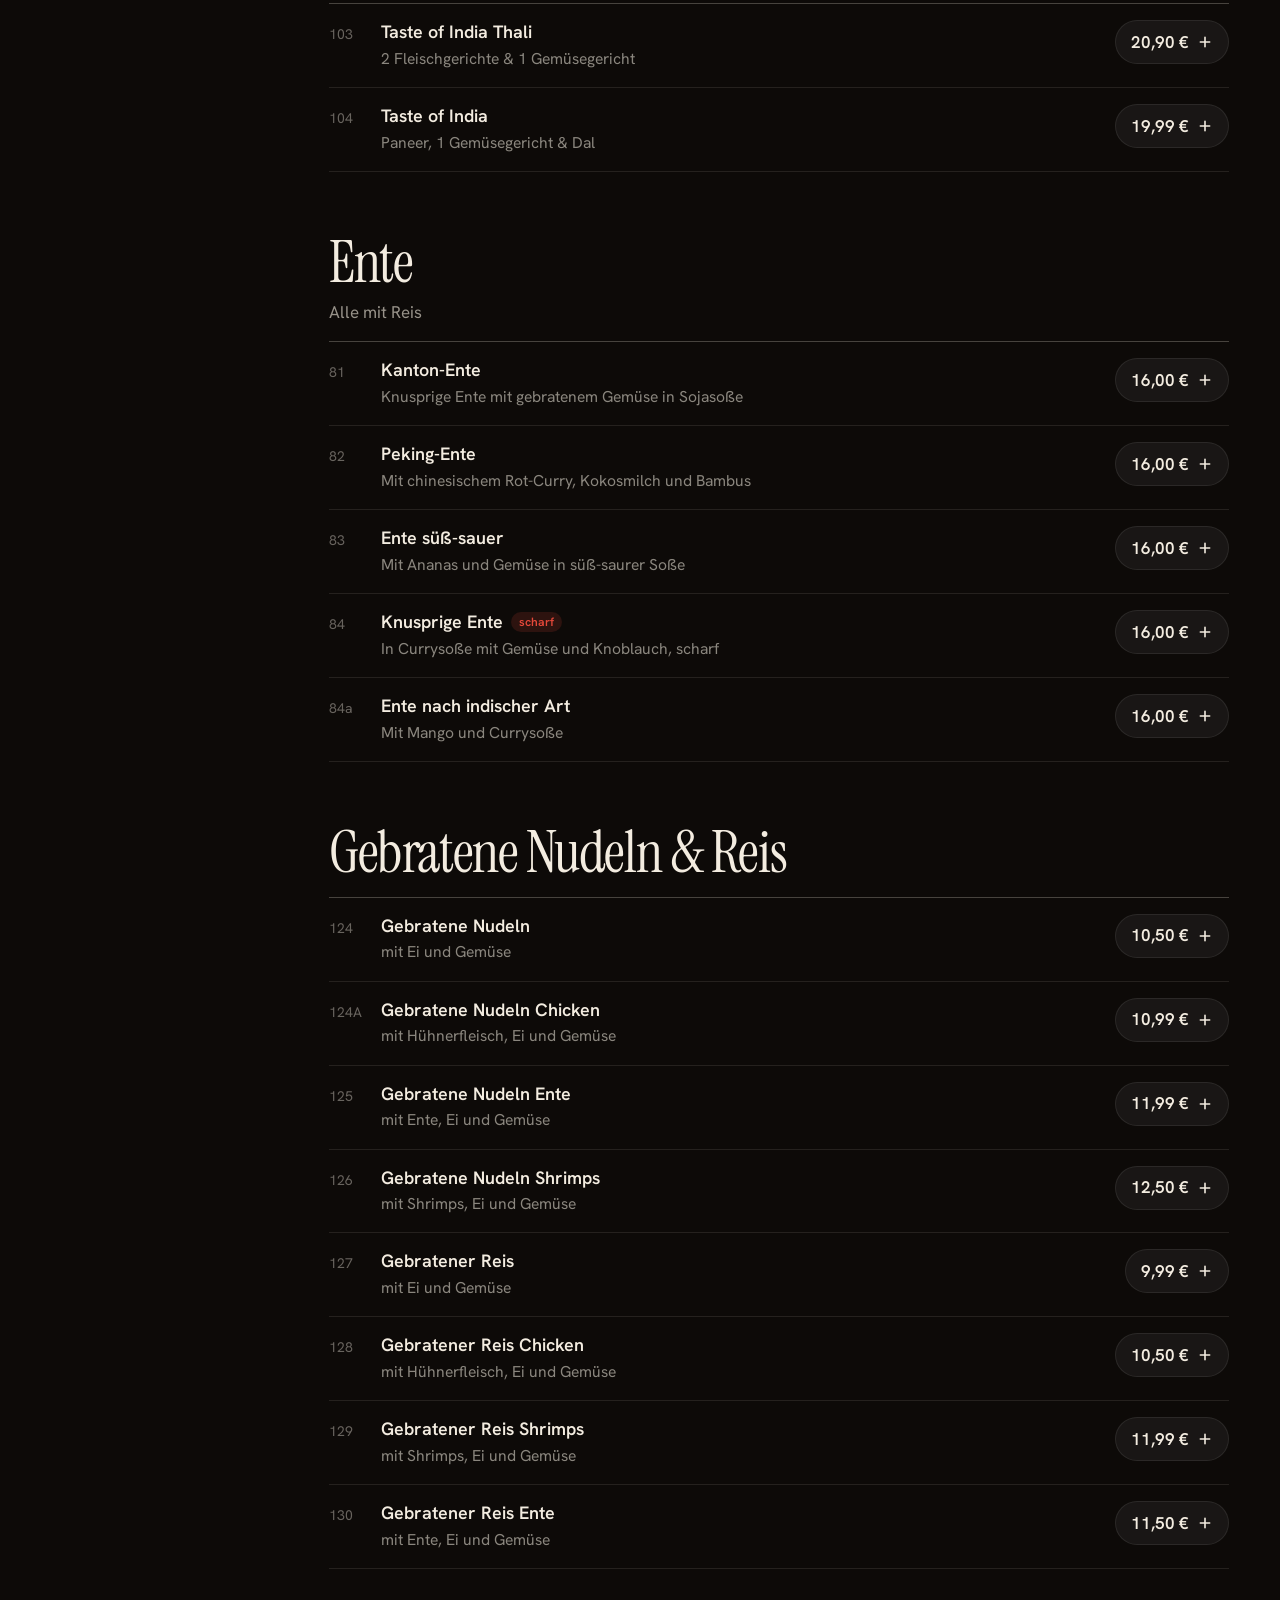
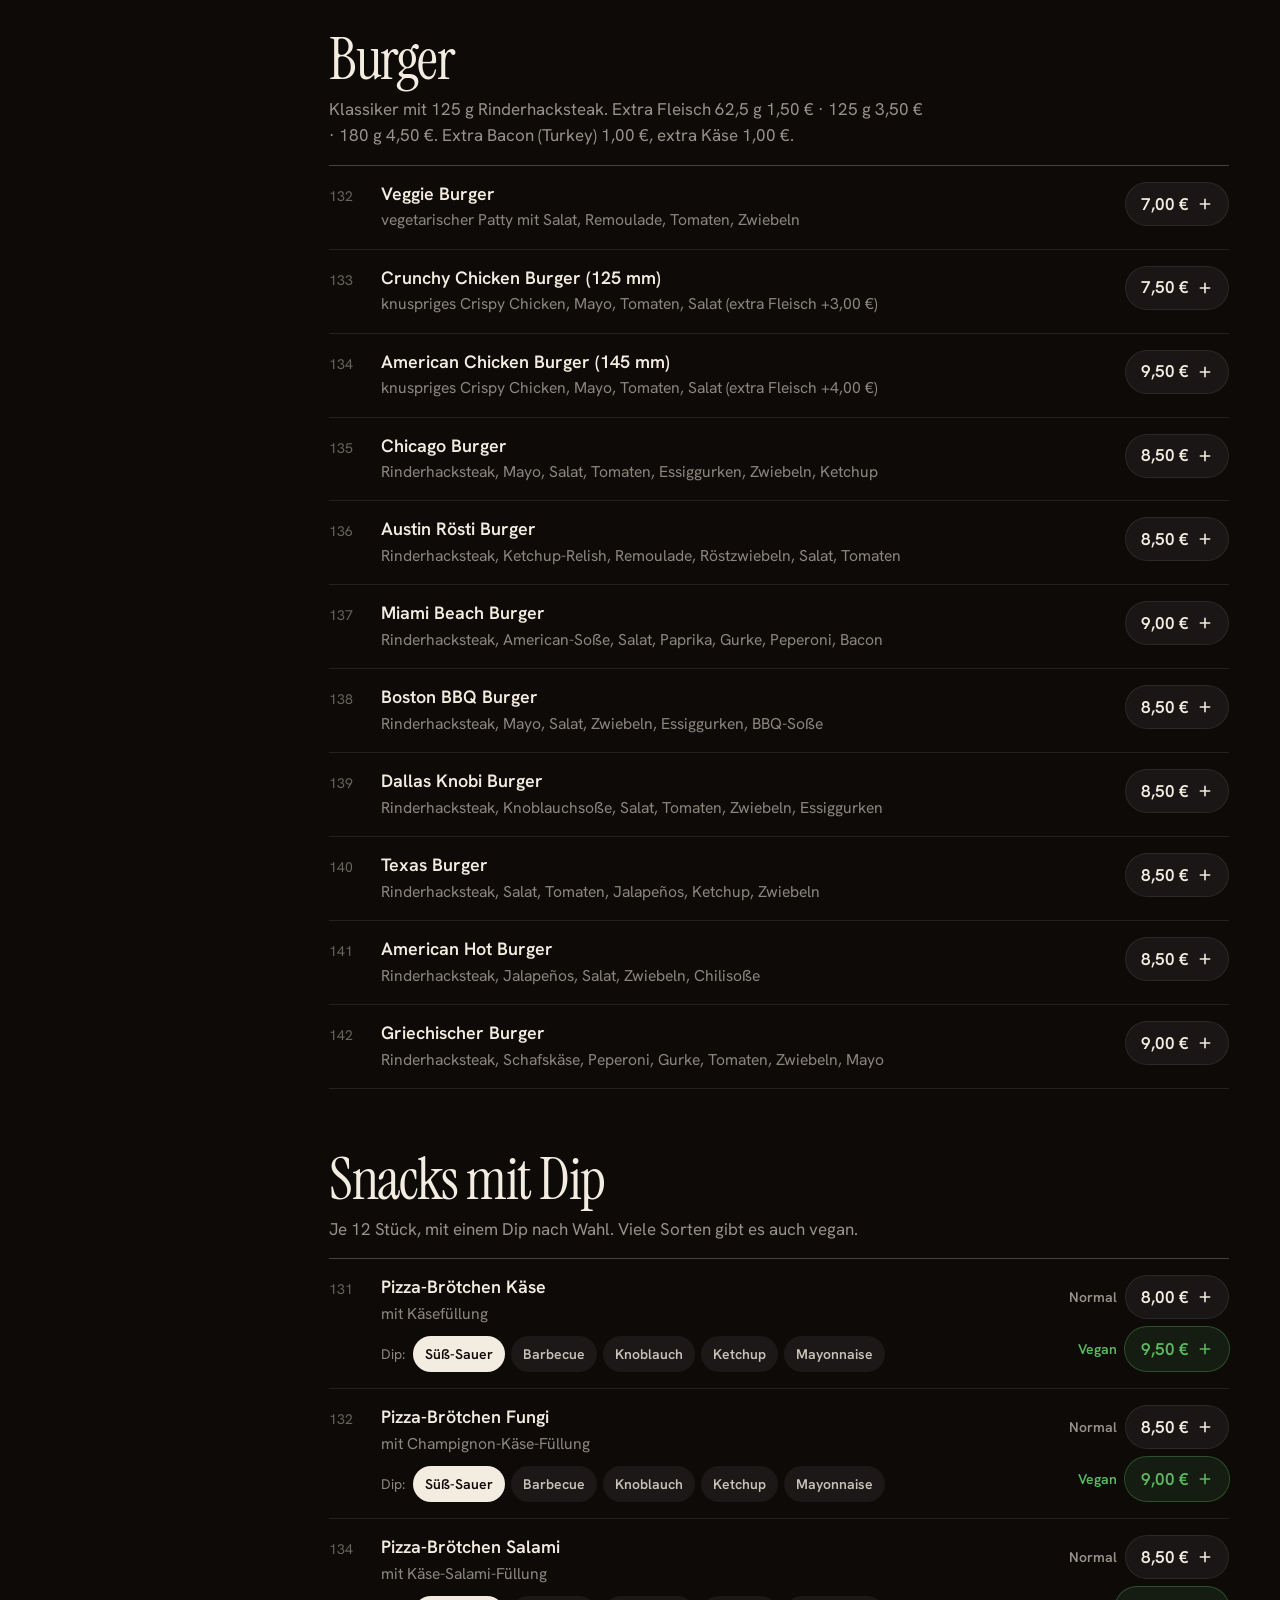
<file: pizza-curry-51/index.html>
<!DOCTYPE html><!--a8yOIdrBnA29ROFFSlAlI--><html lang="de" data-type="place"><head><meta charSet="utf-8"/><meta name="viewport" content="width=device-width, initial-scale=1, viewport-fit=cover"/><link rel="preload" as="image" href="/pizza-curry-51/brand/logo-360.webp"/><link rel="stylesheet" href="/pizza-curry-51/_next/static/css/3a72a72bbdc0842e.css" data-precedence="next"/><link rel="preload" as="script" fetchPriority="low" href="/pizza-curry-51/_next/static/chunks/webpack-3c57922ce4fc85c8.js"/><script src="/pizza-curry-51/_next/static/chunks/4bd1b696-c023c6e3521b1417.js" async=""></script><script src="/pizza-curry-51/_next/static/chunks/255-5a8b96035d5d099d.js" async=""></script><script src="/pizza-curry-51/_next/static/chunks/main-app-a1d7b7c2f3cd7271.js" async=""></script><script src="/pizza-curry-51/_next/static/chunks/app/error-0be036b39c440117.js" async=""></script><script src="/pizza-curry-51/_next/static/chunks/app/global-error-3bae8e8a10e9b14e.js" async=""></script><script src="/pizza-curry-51/_next/static/chunks/6-f478850c402496b0.js" async=""></script><script src="/pizza-curry-51/_next/static/chunks/930-6b712fb4458c5d08.js" async=""></script><script src="/pizza-curry-51/_next/static/chunks/838-05d08b7144c327bc.js" async=""></script><script src="/pizza-curry-51/_next/static/chunks/app/page-ee554a9fefc3fa1b.js" async=""></script><link rel="preload" href="/pizza-curry-51/fonts/serif.woff2" as="font" type="font/woff2" crossorigin=""/><meta name="theme-color" content="#0d0a08"/><title>Pizza &amp; Curry 51 – Pizza und indische Küche in Kaufbeuren, auch vegan</title><meta name="description" content="Pizza &amp; Curry 51 in der Kemptener Str. 38, Kaufbeuren: italienische Pizza bis 1 Meter, Curry, Paneer, Biryani und Thali – auch vegan. 10 % Rabatt bei Abholung. Online bestellen oder Telefon 0176 70745599."/><meta name="robots" content="noindex, nofollow"/><link rel="canonical" href="https://monilraval.github.io/pizza-curry-51/"/><meta name="format-detection" content="telephone=no"/><meta property="og:title" content="Pizza &amp; Curry 51 – Pizza und indische Küche in Kaufbeuren, auch vegan"/><meta property="og:description" content="Pizza &amp; Curry 51 in der Kemptener Str. 38, Kaufbeuren: italienische Pizza bis 1 Meter, Curry, Paneer, Biryani und Thali – auch vegan. 10 % Rabatt bei Abholung. Online bestellen oder Telefon 0176 70745599."/><meta property="og:url" content="https://monilraval.github.io/pizza-curry-51/"/><meta property="og:site_name" content="Pizza &amp; Curry 51"/><meta property="og:locale" content="de_DE"/><meta property="og:image" content="https://monilraval.github.io/pizza-curry-51/media/og.jpg"/><meta property="og:image:width" content="1200"/><meta property="og:image:height" content="630"/><meta property="og:image:alt" content="Pizza &amp; Curry 51 – The real taste of India, Kaufbeuren"/><meta property="og:type" content="website"/><meta name="twitter:card" content="summary_large_image"/><meta name="twitter:title" content="Pizza &amp; Curry 51 – Pizza und indische Küche in Kaufbeuren, auch vegan"/><meta name="twitter:description" content="Pizza &amp; Curry 51 in der Kemptener Str. 38, Kaufbeuren: italienische Pizza bis 1 Meter, Curry, Paneer, Biryani und Thali – auch vegan. 10 % Rabatt bei Abholung. Online bestellen oder Telefon 0176 70745599."/><meta name="twitter:image" content="https://monilraval.github.io/pizza-curry-51/media/og.jpg"/><meta name="twitter:image:width" content="1200"/><meta name="twitter:image:height" content="630"/><meta name="twitter:image:alt" content="Pizza &amp; Curry 51 – The real taste of India, Kaufbeuren"/><link rel="icon" href="/pizza-curry-51/favicon.svg" type="image/svg+xml"/><link rel="icon" href="/pizza-curry-51/favicon-32.png" sizes="32x32"/><link rel="apple-touch-icon" href="/pizza-curry-51/apple-touch-icon.png"/><script>(function(){if(typeof Node!=='function'||!Node.prototype)return;var r=Node.prototype.removeChild;Node.prototype.removeChild=function(c){if(c.parentNode!==this){return c}return r.apply(this,arguments)};var i=Node.prototype.insertBefore;Node.prototype.insertBefore=function(n,ref){if(ref&&ref.parentNode!==this){return i.call(this,n,null)}return i.apply(this,arguments)}})();</script><script type="application/ld+json">{"@context":"https://schema.org","@type":"Restaurant","name":"Pizza & Curry 51","slogan":"The real taste of India","telephone":"+4917670745599","servesCuisine":["Indisch","Italienisch","Pizza","Vegan"],"priceRange":"€€","paymentAccepted":"Bargeld, EC-Karte","image":"https://monilraval.github.io/pizza-curry-51/media/og.jpg","address":{"@type":"PostalAddress","streetAddress":"Kemptener Str. 38","postalCode":"87600","addressLocality":"Kaufbeuren","addressRegion":"Bayern","addressCountry":"DE"},"geo":{"@type":"GeoCoordinates","latitude":47.8793195,"longitude":10.6140237},"openingHoursSpecification":[{"@type":"OpeningHoursSpecification","dayOfWeek":"Sunday","opens":"12:00","closes":"23:00"},{"@type":"OpeningHoursSpecification","dayOfWeek":"Monday","opens":"13:00","closes":"23:30"},{"@type":"OpeningHoursSpecification","dayOfWeek":"Tuesday","opens":"13:00","closes":"23:30"},{"@type":"OpeningHoursSpecification","dayOfWeek":"Wednesday","opens":"13:00","closes":"23:30"},{"@type":"OpeningHoursSpecification","dayOfWeek":"Thursday","opens":"13:00","closes":"23:30"},{"@type":"OpeningHoursSpecification","dayOfWeek":"Friday","opens":"13:00","closes":"23:30"},{"@type":"OpeningHoursSpecification","dayOfWeek":"Saturday","opens":"13:00","closes":"23:30"}],"sameAs":["https://www.instagram.com/pizzacurry51_kaufbeuren/"],"hasMap":"https://www.google.com/maps/search/?api=1&query=Pizza%20%26%20Curry%2051%2C%20Kemptener%20Str.%2038%2C%2087600%20Kaufbeuren"}</script><script src="/pizza-curry-51/_next/static/chunks/polyfills-42372ed130431b0a.js" noModule=""></script></head><body><div hidden=""><!--$--><!--/$--></div><a href="#karte" class="sr-only focus:not-sr-only focus:fixed focus:left-3 focus:top-3 focus:z-[70] focus:rounded-full focus:bg-turmeric focus:px-4 focus:py-3 focus:font-semibold focus:text-ink">Zur Speisekarte springen</a><div class="relative z-50 bg-ink-2 px-4 py-2 text-center text-[.8rem] text-cream/65">Website-Entwurf von ClarusHorizon für Pizza &amp; Curry 51. Noch nicht veröffentlicht.</div><header class="fixed inset-x-0 z-40 transition-[top] duration-500 top-[calc(var(--strip,0px)+12px)]"><div class="wrap"><div class="glass flex items-center justify-between gap-3 rounded-full py-1.5 pl-3 pr-1.5 transition-colors duration-500"><a href="#top" aria-label="Pizza &amp; Curry 51, zum Seitenanfang" class="shrink-0"><img src="/pizza-curry-51/brand/logo-360.webp" alt="Pizza &amp; Curry 51" width="84" height="54" class="h-[48px] w-auto"/></a><nav aria-label="Hauptmenü" class="hidden items-center gap-8 md:flex"><a href="#karte" class="link text-[.95rem] text-cream/75 transition-colors hover:text-cream">Speisekarte</a><a href="#angebote" class="link text-[.95rem] text-cream/75 transition-colors hover:text-cream">Angebote</a><a href="#besuch" class="link text-[.95rem] text-cream/75 transition-colors hover:text-cream">Besuch</a></nav><div class="flex items-center gap-1.5"><div role="group" aria-label="Sprache" class="flex shrink-0 rounded-full bg-white/[.06] p-1 text-sm font-semibold"><button type="button" lang="de" aria-pressed="true" class="min-h-[40px] min-w-[44px] rounded-full px-2 transition-colors bg-cream text-ink">DE</button><button type="button" lang="en" aria-pressed="false" class="min-h-[40px] min-w-[44px] rounded-full px-2 transition-colors text-cream/70 hover:text-cream">EN</button></div><button type="button" class="btn btn-sun !min-h-[44px] !px-4" aria-label="Bestellung, 0 Gerichte" style="transform:none"><svg viewBox="0 0 24 24" width="19" height="19" fill="none" stroke="currentColor" stroke-width="1.9" aria-hidden="true"><path d="M5 8h14l-1.2 12H6.2z"></path><path d="M9 8V6a3 3 0 0 1 6 0v2"></path></svg><span class="hidden sm:inline">Bestellung</span></button></div></div></div></header><main><section id="top" aria-labelledby="h1" class="relative isolate min-h-[100svh] overflow-hidden"><div aria-hidden="true" class="absolute inset-0 -z-10 will-change-transform" style="transform:none"><video autoPlay="" muted="" loop="" playsInline="" preload="auto" poster="/pizza-curry-51/media/hero-poster.jpg" tabindex="-1" class="h-full w-full object-cover"></video><div class="absolute inset-0 bg-[linear-gradient(180deg,rgba(13,10,8,.7)_0%,rgba(13,10,8,.15)_35%,rgba(13,10,8,.05)_60%,rgba(13,10,8,.85)_100%)]"></div></div><div class="wrap flex min-h-[100svh] flex-col items-center justify-center pb-24 pt-40 text-center" style="opacity:1;transform:none"><p class="glass inline-flex min-h-[40px] items-center gap-2.5 rounded-full px-4 text-[.9rem]" aria-live="polite" style="opacity:0;transform:translateY(10px)"><span class="h-2 w-2 rounded-full bg-chili"></span> </p><h1 id="h1" class="display mt-8 max-w-[14ch] text-[clamp(3.4rem,9vw,8.4rem)]"><span class="block" style="opacity:0"><span class="sr-only">Pizza aus dem Ofen.</span><span aria-hidden="true" class="inline-block whitespace-pre" style="opacity:0;filter:blur(12px);transform:translateY(20px)">Pizza</span><span aria-hidden="true" class="inline-block whitespace-pre" style="opacity:0;filter:blur(12px);transform:translateY(20px)"> </span><span aria-hidden="true" class="inline-block whitespace-pre" style="opacity:0;filter:blur(12px);transform:translateY(20px)">aus</span><span aria-hidden="true" class="inline-block whitespace-pre" style="opacity:0;filter:blur(12px);transform:translateY(20px)"> </span><span aria-hidden="true" class="inline-block whitespace-pre" style="opacity:0;filter:blur(12px);transform:translateY(20px)">dem</span><span aria-hidden="true" class="inline-block whitespace-pre" style="opacity:0;filter:blur(12px);transform:translateY(20px)"> </span><span aria-hidden="true" class="inline-block whitespace-pre" style="opacity:0;filter:blur(12px);transform:translateY(20px)">Ofen.</span></span><span class="block italic text-turmeric" style="opacity:0"><span class="sr-only">Curry aus Indien.</span><span aria-hidden="true" class="inline-block whitespace-pre" style="opacity:0;filter:blur(12px);transform:translateY(20px)">Curry</span><span aria-hidden="true" class="inline-block whitespace-pre" style="opacity:0;filter:blur(12px);transform:translateY(20px)"> </span><span aria-hidden="true" class="inline-block whitespace-pre" style="opacity:0;filter:blur(12px);transform:translateY(20px)">aus</span><span aria-hidden="true" class="inline-block whitespace-pre" style="opacity:0;filter:blur(12px);transform:translateY(20px)"> </span><span aria-hidden="true" class="inline-block whitespace-pre" style="opacity:0;filter:blur(12px);transform:translateY(20px)">Indien.</span></span></h1><p class="muted mt-7 max-w-[56ch] text-[clamp(1.02rem,1.4vw,1.15rem)] leading-relaxed" style="opacity:0">Italienische, amerikanische und vegane Pizza bis zu einem Meter Länge, dazu Currys, Biryani und Thali. Frisch zubereitet in der Kemptener Straße 38, Kaufbeuren.</p><div class="mt-9 flex flex-wrap justify-center gap-3" style="opacity:0;transform:translateY(12px)"><a href="#karte" class="btn btn-sun">Speisekarte ansehen</a><a href="tel:+4917670745599" class="btn btn-glass glass"><svg viewBox="0 0 24 24" width="18" height="18" fill="none" stroke="currentColor" stroke-width="2" stroke-linecap="round" stroke-linejoin="round" aria-hidden="true"><path d="M22 16.9v3a2 2 0 0 1-2.2 2 19.8 19.8 0 0 1-8.6-3.1 19.5 19.5 0 0 1-6-6A19.8 19.8 0 0 1 2.1 4.2 2 2 0 0 1 4.1 2h3a2 2 0 0 1 2 1.7c.1.9.4 1.8.7 2.7a2 2 0 0 1-.5 2.1L8 9.8a16 16 0 0 0 6 6l1.3-1.3a2 2 0 0 1 2.1-.4c.9.3 1.8.6 2.7.7a2 2 0 0 1 1.7 2z"></path></svg>Anrufen</a></div></div><dl class="wrap absolute inset-x-0 bottom-0 hidden grid-cols-3 border-t rule pb-8 pt-5 md:grid" style="opacity:0"><div class="px-6 pl-0"><dt class="sr-only">Gerichte auf der Karte</dt><dd><span class="display block text-[2.6rem] text-turmeric">165</span><span class="muted text-sm">Gerichte auf der Karte</span></dd></div><div class="px-6 border-l rule"><dt class="sr-only">die längste Pizza der Stadt</dt><dd><span class="display block text-[2.6rem] text-turmeric">101 cm</span><span class="muted text-sm">die längste Pizza der Stadt</span></dd></div><div class="px-6 border-l rule"><dt class="sr-only">Rabatt bei Abholung</dt><dd><span class="display block text-[2.6rem] text-turmeric">10 %</span><span class="muted text-sm">Rabatt bei Abholung</span></dd></div></dl></section><div aria-hidden="true" class="overflow-hidden border-y rule py-6"><div class="overflow-hidden"><div class="flex w-max" style="gap:48px;flex-direction:row;transform:none"><span class="display flex items-center gap-12 whitespace-nowrap text-[clamp(2rem,4vw,3.2rem)] italic text-cream/85">Margherita<span class="not-italic text-turmeric text-[.5em]">✦</span></span><span class="display flex items-center gap-12 whitespace-nowrap text-[clamp(2rem,4vw,3.2rem)] italic text-cream/85">Chicken Tikka Masala<span class="not-italic text-turmeric text-[.5em]">✦</span></span><span class="display flex items-center gap-12 whitespace-nowrap text-[clamp(2rem,4vw,3.2rem)] italic text-cream/85">Pizza Diavola<span class="not-italic text-turmeric text-[.5em]">✦</span></span><span class="display flex items-center gap-12 whitespace-nowrap text-[clamp(2rem,4vw,3.2rem)] italic text-cream/85">Rogan Josh<span class="not-italic text-turmeric text-[.5em]">✦</span></span><span class="display flex items-center gap-12 whitespace-nowrap text-[clamp(2rem,4vw,3.2rem)] italic text-cream/85">Paneer Pakora<span class="not-italic text-turmeric text-[.5em]">✦</span></span><span class="display flex items-center gap-12 whitespace-nowrap text-[clamp(2rem,4vw,3.2rem)] italic text-cream/85">Biryani<span class="not-italic text-turmeric text-[.5em]">✦</span></span><span class="display flex items-center gap-12 whitespace-nowrap text-[clamp(2rem,4vw,3.2rem)] italic text-cream/85">Quattro Formaggi<span class="not-italic text-turmeric text-[.5em]">✦</span></span><span class="display flex items-center gap-12 whitespace-nowrap text-[clamp(2rem,4vw,3.2rem)] italic text-cream/85">Mango Lassi<span class="not-italic text-turmeric text-[.5em]">✦</span></span><span class="display flex items-center gap-12 whitespace-nowrap text-[clamp(2rem,4vw,3.2rem)] italic text-cream/85">Thali<span class="not-italic text-turmeric text-[.5em]">✦</span></span><span class="display flex items-center gap-12 whitespace-nowrap text-[clamp(2rem,4vw,3.2rem)] italic text-cream/85">New York Hot<span class="not-italic text-turmeric text-[.5em]">✦</span></span><span class="display flex items-center gap-12 whitespace-nowrap text-[clamp(2rem,4vw,3.2rem)] italic text-cream/85">Margherita<span class="not-italic text-turmeric text-[.5em]">✦</span></span><span class="display flex items-center gap-12 whitespace-nowrap text-[clamp(2rem,4vw,3.2rem)] italic text-cream/85">Chicken Tikka Masala<span class="not-italic text-turmeric text-[.5em]">✦</span></span><span class="display flex items-center gap-12 whitespace-nowrap text-[clamp(2rem,4vw,3.2rem)] italic text-cream/85">Pizza Diavola<span class="not-italic text-turmeric text-[.5em]">✦</span></span><span class="display flex items-center gap-12 whitespace-nowrap text-[clamp(2rem,4vw,3.2rem)] italic text-cream/85">Rogan Josh<span class="not-italic text-turmeric text-[.5em]">✦</span></span><span class="display flex items-center gap-12 whitespace-nowrap text-[clamp(2rem,4vw,3.2rem)] italic text-cream/85">Paneer Pakora<span class="not-italic text-turmeric text-[.5em]">✦</span></span><span class="display flex items-center gap-12 whitespace-nowrap text-[clamp(2rem,4vw,3.2rem)] italic text-cream/85">Biryani<span class="not-italic text-turmeric text-[.5em]">✦</span></span><span class="display flex items-center gap-12 whitespace-nowrap text-[clamp(2rem,4vw,3.2rem)] italic text-cream/85">Quattro Formaggi<span class="not-italic text-turmeric text-[.5em]">✦</span></span><span class="display flex items-center gap-12 whitespace-nowrap text-[clamp(2rem,4vw,3.2rem)] italic text-cream/85">Mango Lassi<span class="not-italic text-turmeric text-[.5em]">✦</span></span><span class="display flex items-center gap-12 whitespace-nowrap text-[clamp(2rem,4vw,3.2rem)] italic text-cream/85">Thali<span class="not-italic text-turmeric text-[.5em]">✦</span></span><span class="display flex items-center gap-12 whitespace-nowrap text-[clamp(2rem,4vw,3.2rem)] italic text-cream/85">New York Hot<span class="not-italic text-turmeric text-[.5em]">✦</span></span></div></div></div><section id="angebote" aria-labelledby="deals-h" class="relative py-[clamp(90px,12vw,160px)]"><div aria-hidden="true" class="absolute inset-x-0 top-0 -z-10 h-[60%] bg-[radial-gradient(ellipse_at_50%_0%,rgba(242,185,15,.12),transparent_60%)]"></div><div class="wrap"><div class="grid gap-6 lg:grid-cols-2 lg:items-end"><h2 id="deals-h" class="display text-[clamp(3rem,7.5vw,6.4rem)]">Für den <em class="text-turmeric">großen</em> Hunger.</h2><p class="muted max-w-[46ch] text-lg">Angebote für Familie, Freunde und Feierabend. Ein Tipp legt sie in Ihre Bestellung.</p></div><div class="glass mt-14 rounded-[32px] p-[clamp(22px,4vw,52px)]"><div class="flex flex-wrap items-end justify-between gap-6"><div><h3 class="display text-[clamp(2.6rem,6vw,5rem)]">Die 1-Meter-Pizza</h3><p class="muted mt-3 max-w-[44ch] text-lg">101 cm lang, dazu 1 Cola, Rotwein und Salat. Reicht für 4 bis 5 Personen.</p></div><div class="flex flex-wrap items-center gap-4"><p class="display num text-[clamp(3rem,6vw,4.6rem)] text-turmeric">40,00 €</p><button type="button" aria-label="Die 1-Meter-Pizza: Hinzufügen" class="btn btn-sun"><svg viewBox="0 0 24 24" width="16" height="16" fill="none" stroke="currentColor" stroke-width="2.4" stroke-linecap="round" aria-hidden="true"><path d="M12 5v14M5 12h14"></path></svg>Hinzufügen</button></div></div><div class="mt-10"><div class="relative h-[clamp(64px,9vw,110px)] overflow-hidden rounded-full bg-white/[.04] ring-1 ring-white/10"><div class="absolute inset-y-0 left-0 rounded-full bg-[radial-gradient(circle_at_20%_40%,#a8231a_0_9px,transparent_10px),radial-gradient(circle_at_70%_65%,#a8231a_0_9px,transparent_10px),radial-gradient(circle_at_45%_30%,#3f8a3a_0_4px,transparent_5px),linear-gradient(#f6c75a,#f6c75a)] [background-size:120px_100%,120px_100%,120px_100%,auto] shadow-[inset_0_0_0_8px_#c98a3a]" style="width:6%"></div></div><div class="mt-3 flex items-baseline justify-between"><span class="muted text-sm num">0 cm</span><span class="display num text-[clamp(2.4rem,5vw,4rem)] text-turmeric" aria-hidden="true">6<!-- --> cm</span><span class="muted text-sm num">101 cm</span></div></div></div><ul class="mt-6 grid gap-4 md:grid-cols-2"><li class="glass flex items-start justify-between gap-5 rounded-[24px] p-6"><div class="min-w-0"><h3 class="display text-[2.1rem]">Thali</h3><p class="muted mt-1.5">Mit Raita, Salat, Reis und Naan. Vegetarisches Thali 19,99 €.</p></div><div class="flex shrink-0 flex-col items-end gap-3"><span class="display num text-[2.1rem] text-turmeric">20,90 €</span><button type="button" aria-label="Thali: Hinzufügen" class="btn btn-glass glass !min-h-[44px] !px-4 text-sm"><svg viewBox="0 0 24 24" width="16" height="16" fill="none" stroke="currentColor" stroke-width="2.4" stroke-linecap="round" aria-hidden="true"><path d="M12 5v14M5 12h14"></path></svg>Hinzufügen</button></div></li><li class="glass flex items-start justify-between gap-5 rounded-[24px] p-6"><div class="min-w-0"><h3 class="display text-[2.1rem]">Butter Chicken Special</h3><p class="muted mt-1.5">Butter Chicken + 1 Naan-Brot + 1 Cola</p></div><div class="flex shrink-0 flex-col items-end gap-3"><span class="display num text-[2.1rem] text-turmeric">20,90 €</span><button type="button" aria-label="Butter Chicken Special: Hinzufügen" class="btn btn-glass glass !min-h-[44px] !px-4 text-sm"><svg viewBox="0 0 24 24" width="16" height="16" fill="none" stroke="currentColor" stroke-width="2.4" stroke-linecap="round" aria-hidden="true"><path d="M12 5v14M5 12h14"></path></svg>Hinzufügen</button></div></li><li class="glass flex items-start justify-between gap-5 rounded-[24px] p-6"><div class="min-w-0"><h3 class="display text-[2.1rem]">Family-Angebot</h3><p class="muted mt-1.5">Basis-Pizza 44 × 33 cm + 4 Zutaten nach Wahl + gem. Salat oder Coca-Cola (außer Fisch)</p></div><div class="flex shrink-0 flex-col items-end gap-3"><span class="display num text-[2.1rem] text-turmeric">23,90 €</span><button type="button" aria-label="Family-Angebot: Hinzufügen" class="btn btn-glass glass !min-h-[44px] !px-4 text-sm"><svg viewBox="0 0 24 24" width="16" height="16" fill="none" stroke="currentColor" stroke-width="2.4" stroke-linecap="round" aria-hidden="true"><path d="M12 5v14M5 12h14"></path></svg>Hinzufügen</button></div></li><li class="glass flex items-start justify-between gap-5 rounded-[24px] p-6"><div class="min-w-0"><h3 class="display text-[2.1rem]">Party-Angebot</h3><p class="muted mt-1.5">Basis-Pizza 60 × 40 cm + 4 Zutaten nach Wahl + gem. Salat oder Coca-Cola (außer Fisch)</p></div><div class="flex shrink-0 flex-col items-end gap-3"><span class="display num text-[2.1rem] text-turmeric">28,90 €</span><button type="button" aria-label="Party-Angebot: Hinzufügen" class="btn btn-glass glass !min-h-[44px] !px-4 text-sm"><svg viewBox="0 0 24 24" width="16" height="16" fill="none" stroke="currentColor" stroke-width="2.4" stroke-linecap="round" aria-hidden="true"><path d="M12 5v14M5 12h14"></path></svg>Hinzufügen</button></div></li></ul></div></section><section id="karte" aria-labelledby="menu-h" class="border-t rule py-[clamp(90px,12vw,150px)]"><div class="wrap"><div class="grid gap-6 lg:grid-cols-2 lg:items-end"><h2 id="menu-h" class="display text-[clamp(3.2rem,8vw,6.8rem)]">Die ganze <em class="text-turmeric">Karte</em>.</h2><p class="muted max-w-[48ch] text-lg">165 Gerichte von Pizza bis Thali. Tippen Sie auf einen Preis, um das Gericht zu Ihrer Bestellung hinzuzufügen.</p></div><div class="mt-10 flex flex-wrap items-center gap-3"><label class="relative min-w-0 flex-1 basis-[280px]"><span class="sr-only">Gericht oder Zutat suchen</span><svg viewBox="0 0 24 24" width="20" height="20" fill="none" stroke="currentColor" stroke-width="2" class="pointer-events-none absolute left-5 top-1/2 -translate-y-1/2 text-cream/50" aria-hidden="true"><circle cx="11" cy="11" r="7"></circle><path d="m20 20-3.5-3.5"></path></svg><input type="search" placeholder="Gericht oder Zutat suchen" class="glass h-[54px] w-full rounded-full bg-transparent pl-13 pr-5 text-[1rem] text-cream outline-none placeholder:text-cream/45 focus:ring-2 focus:ring-turmeric" style="padding-left:52px" value=""/></label><button type="button" aria-pressed="false" class="btn !min-h-[54px] btn-glass glass">Nur vegan</button></div></div><div class="sticky top-[84px] z-30 mt-8 border-y rule bg-ink lg:hidden"><div class="wrap flex gap-2 overflow-x-auto py-3 [scrollbar-width:none]" aria-label="Kategorien"><a data-c="pizza" href="#cat-pizza" class="shrink-0 rounded-full px-4 py-2.5 text-sm font-semibold transition-colors bg-turmeric text-ink">Italienische Pizza</a><a data-c="american" href="#cat-american" class="shrink-0 rounded-full px-4 py-2.5 text-sm font-semibold transition-colors bg-white/[.06] text-cream">American Pizza</a><a data-c="vegan-pizza" href="#cat-vegan-pizza" class="shrink-0 rounded-full px-4 py-2.5 text-sm font-semibold transition-colors bg-white/[.06] text-cream">Vegane Pizza</a><a data-c="hollandaise" href="#cat-hollandaise" class="shrink-0 rounded-full px-4 py-2.5 text-sm font-semibold transition-colors bg-white/[.06] text-cream">Holländische Pizza</a><a data-c="pide" href="#cat-pide" class="shrink-0 rounded-full px-4 py-2.5 text-sm font-semibold transition-colors bg-white/[.06] text-cream">Pide</a><a data-c="starters" href="#cat-starters" class="shrink-0 rounded-full px-4 py-2.5 text-sm font-semibold transition-colors bg-white/[.06] text-cream">Vorspeisen &amp; Snacks</a><a data-c="chicken" href="#cat-chicken" class="shrink-0 rounded-full px-4 py-2.5 text-sm font-semibold transition-colors bg-white/[.06] text-cream">Chicken-Curry</a><a data-c="paneer" href="#cat-paneer" class="shrink-0 rounded-full px-4 py-2.5 text-sm font-semibold transition-colors bg-white/[.06] text-cream">Paneer</a><a data-c="lamb" href="#cat-lamb" class="shrink-0 rounded-full px-4 py-2.5 text-sm font-semibold transition-colors bg-white/[.06] text-cream">Lamm</a><a data-c="biryani" href="#cat-biryani" class="shrink-0 rounded-full px-4 py-2.5 text-sm font-semibold transition-colors bg-white/[.06] text-cream">Biryani</a><a data-c="prawns" href="#cat-prawns" class="shrink-0 rounded-full px-4 py-2.5 text-sm font-semibold transition-colors bg-white/[.06] text-cream">Jheenga &amp; Shrimps</a><a data-c="vegan-india" href="#cat-vegan-india" class="shrink-0 rounded-full px-4 py-2.5 text-sm font-semibold transition-colors bg-white/[.06] text-cream">Vegan indisch</a><a data-c="thali" href="#cat-thali" class="shrink-0 rounded-full px-4 py-2.5 text-sm font-semibold transition-colors bg-white/[.06] text-cream">Thali</a><a data-c="duck" href="#cat-duck" class="shrink-0 rounded-full px-4 py-2.5 text-sm font-semibold transition-colors bg-white/[.06] text-cream">Ente</a><a data-c="noodles" href="#cat-noodles" class="shrink-0 rounded-full px-4 py-2.5 text-sm font-semibold transition-colors bg-white/[.06] text-cream">Gebratene Nudeln &amp; Reis</a><a data-c="burger" href="#cat-burger" class="shrink-0 rounded-full px-4 py-2.5 text-sm font-semibold transition-colors bg-white/[.06] text-cream">Burger</a><a data-c="snacks" href="#cat-snacks" class="shrink-0 rounded-full px-4 py-2.5 text-sm font-semibold transition-colors bg-white/[.06] text-cream">Snacks mit Dip</a><a data-c="salads" href="#cat-salads" class="shrink-0 rounded-full px-4 py-2.5 text-sm font-semibold transition-colors bg-white/[.06] text-cream">Salate</a><a data-c="sides" href="#cat-sides" class="shrink-0 rounded-full px-4 py-2.5 text-sm font-semibold transition-colors bg-white/[.06] text-cream">Beilagen</a><a data-c="dessert" href="#cat-dessert" class="shrink-0 rounded-full px-4 py-2.5 text-sm font-semibold transition-colors bg-white/[.06] text-cream">Dessert</a><a data-c="drinks" href="#cat-drinks" class="shrink-0 rounded-full px-4 py-2.5 text-sm font-semibold transition-colors bg-white/[.06] text-cream">Getränke</a></div></div><div class="wrap mt-8 grid gap-12 lg:mt-14 lg:grid-cols-[230px_1fr]"><nav aria-label="Kategorien" class="hidden lg:block"><div class="sticky top-[110px] max-h-[calc(100vh-130px)] overflow-y-auto pr-2"><div class="mb-6"><p class="mb-2 text-sm text-cream/45">Pizza &amp; Pide</p><ul><li><a href="#cat-pizza" aria-current="true" class="block rounded-full px-4 py-2 transition-colors bg-turmeric font-semibold text-ink">Italienische Pizza</a></li><li><a href="#cat-american" class="block rounded-full px-4 py-2 transition-colors text-cream/80 hover:bg-white/[.06]">American Pizza</a></li><li><a href="#cat-vegan-pizza" class="block rounded-full px-4 py-2 transition-colors text-cream/80 hover:bg-white/[.06]">Vegane Pizza</a></li><li><a href="#cat-hollandaise" class="block rounded-full px-4 py-2 transition-colors text-cream/80 hover:bg-white/[.06]">Holländische Pizza</a></li><li><a href="#cat-pide" class="block rounded-full px-4 py-2 transition-colors text-cream/80 hover:bg-white/[.06]">Pide</a></li></ul></div><div class="mb-6"><p class="mb-2 text-sm text-cream/45">Indische Küche</p><ul><li><a href="#cat-starters" class="block rounded-full px-4 py-2 transition-colors text-cream/80 hover:bg-white/[.06]">Vorspeisen &amp; Snacks</a></li><li><a href="#cat-chicken" class="block rounded-full px-4 py-2 transition-colors text-cream/80 hover:bg-white/[.06]">Chicken-Curry</a></li><li><a href="#cat-paneer" class="block rounded-full px-4 py-2 transition-colors text-cream/80 hover:bg-white/[.06]">Paneer</a></li><li><a href="#cat-lamb" class="block rounded-full px-4 py-2 transition-colors text-cream/80 hover:bg-white/[.06]">Lamm</a></li><li><a href="#cat-biryani" class="block rounded-full px-4 py-2 transition-colors text-cream/80 hover:bg-white/[.06]">Biryani</a></li><li><a href="#cat-prawns" class="block rounded-full px-4 py-2 transition-colors text-cream/80 hover:bg-white/[.06]">Jheenga &amp; Shrimps</a></li><li><a href="#cat-vegan-india" class="block rounded-full px-4 py-2 transition-colors text-cream/80 hover:bg-white/[.06]">Vegan indisch</a></li><li><a href="#cat-thali" class="block rounded-full px-4 py-2 transition-colors text-cream/80 hover:bg-white/[.06]">Thali</a></li></ul></div><div class="mb-6"><p class="mb-2 text-sm text-cream/45">Burger, Salate &amp; mehr</p><ul><li><a href="#cat-duck" class="block rounded-full px-4 py-2 transition-colors text-cream/80 hover:bg-white/[.06]">Ente</a></li><li><a href="#cat-noodles" class="block rounded-full px-4 py-2 transition-colors text-cream/80 hover:bg-white/[.06]">Gebratene Nudeln &amp; Reis</a></li><li><a href="#cat-burger" class="block rounded-full px-4 py-2 transition-colors text-cream/80 hover:bg-white/[.06]">Burger</a></li><li><a href="#cat-snacks" class="block rounded-full px-4 py-2 transition-colors text-cream/80 hover:bg-white/[.06]">Snacks mit Dip</a></li><li><a href="#cat-salads" class="block rounded-full px-4 py-2 transition-colors text-cream/80 hover:bg-white/[.06]">Salate</a></li><li><a href="#cat-sides" class="block rounded-full px-4 py-2 transition-colors text-cream/80 hover:bg-white/[.06]">Beilagen</a></li></ul></div><div class="mb-6"><p class="mb-2 text-sm text-cream/45">Getränke &amp; Dessert</p><ul><li><a href="#cat-dessert" class="block rounded-full px-4 py-2 transition-colors text-cream/80 hover:bg-white/[.06]">Dessert</a></li><li><a href="#cat-drinks" class="block rounded-full px-4 py-2 transition-colors text-cream/80 hover:bg-white/[.06]">Getränke</a></li></ul></div></div></nav><div class="min-w-0"><section id="cat-pizza" aria-labelledby="h-pizza" class="mb-16 scroll-mt-[24px]"><div class="flex flex-wrap items-end justify-between gap-4 border-b border-cream/25 pb-4"><div><h3 id="h-pizza" class="display text-[clamp(2.4rem,4.6vw,3.6rem)]">Italienische Pizza</h3></div><div class="hidden w-[372px] grid-cols-4 gap-1.5 text-center sm:grid"><div class="leading-tight"><span class="block text-sm font-semibold">Groß</span><span class="num block text-xs text-cream/50">32 cm</span></div><div class="leading-tight"><span class="block text-sm font-semibold">Family</span><span class="num block text-xs text-cream/50">45 × 35</span></div><div class="leading-tight"><span class="block text-sm font-semibold">Party</span><span class="num block text-xs text-cream/50">60 × 40</span></div><div class="leading-tight"><span class="block text-sm font-semibold">1 Meter</span><span class="num block text-xs text-cream/50">101 × 32</span></div></div></div><ul><li class="grid gap-x-4 gap-y-3 border-b rule py-4 sm:grid-cols-[1fr_auto]"><div class="flex min-w-0 gap-3"><span class="num w-10 shrink-0 pt-1 text-sm text-cream/40">1</span><div class="min-w-0"><p class="text-[1.12rem] font-semibold leading-snug">Pizzabrot</p><p class="mt-0.5 text-[.98rem] text-cream/55">Tomatensoße</p></div></div><div class="pl-[52px] sm:pl-0 sm:self-start"><div class="sm:w-[372px]"><div class="grid grid-cols-4 gap-1.5"><button type="button" aria-label="Pizzabrot, Groß 32 cm für 5,00 € hinzufügen" class="group relative flex min-h-[48px] flex-col items-center justify-center rounded-[14px] px-1 py-1.5 text-center chip-price"><span class="text-[.68rem] leading-tight sm:hidden text-cream/55 group-hover:text-ink">Groß</span><span class="num text-[.95rem] font-semibold">5,00</span></button><button type="button" aria-label="Pizzabrot, Family 45×35 für 10,00 € hinzufügen" class="group relative flex min-h-[48px] flex-col items-center justify-center rounded-[14px] px-1 py-1.5 text-center chip-price"><span class="text-[.68rem] leading-tight sm:hidden text-cream/55 group-hover:text-ink">Family</span><span class="num text-[.95rem] font-semibold">10,00</span></button><button type="button" aria-label="Pizzabrot, Party 60×40 für 13,00 € hinzufügen" class="group relative flex min-h-[48px] flex-col items-center justify-center rounded-[14px] px-1 py-1.5 text-center chip-price"><span class="text-[.68rem] leading-tight sm:hidden text-cream/55 group-hover:text-ink">Party</span><span class="num text-[.95rem] font-semibold">13,00</span></button><button type="button" aria-label="Pizzabrot, 1 Meter 101×32 für 25,00 € hinzufügen" class="group relative flex min-h-[48px] flex-col items-center justify-center rounded-[14px] px-1 py-1.5 text-center chip-price"><span class="text-[.68rem] leading-tight sm:hidden text-cream/55 group-hover:text-ink">1 Meter</span><span class="num text-[.95rem] font-semibold">25,00</span></button></div></div></div></li><li class="grid gap-x-4 gap-y-3 border-b rule py-4 sm:grid-cols-[1fr_auto]"><div class="flex min-w-0 gap-3"><span class="num w-10 shrink-0 pt-1 text-sm text-cream/40">2</span><div class="min-w-0"><p class="text-[1.12rem] font-semibold leading-snug">Margherita</p><p class="mt-0.5 text-[.98rem] text-cream/55">Tomatensoße, Käse</p></div></div><div class="pl-[52px] sm:pl-0 sm:self-start"><div class="sm:w-[372px]"><div class="grid grid-cols-4 gap-1.5"><button type="button" aria-label="Margherita, Groß 32 cm für 8,50 € hinzufügen" class="group relative flex min-h-[48px] flex-col items-center justify-center rounded-[14px] px-1 py-1.5 text-center chip-price"><span class="text-[.68rem] leading-tight sm:hidden text-cream/55 group-hover:text-ink">Groß</span><span class="num text-[.95rem] font-semibold">8,50</span></button><button type="button" aria-label="Margherita, Family 45×35 für 17,00 € hinzufügen" class="group relative flex min-h-[48px] flex-col items-center justify-center rounded-[14px] px-1 py-1.5 text-center chip-price"><span class="text-[.68rem] leading-tight sm:hidden text-cream/55 group-hover:text-ink">Family</span><span class="num text-[.95rem] font-semibold">17,00</span></button><button type="button" aria-label="Margherita, Party 60×40 für 21,00 € hinzufügen" class="group relative flex min-h-[48px] flex-col items-center justify-center rounded-[14px] px-1 py-1.5 text-center chip-price"><span class="text-[.68rem] leading-tight sm:hidden text-cream/55 group-hover:text-ink">Party</span><span class="num text-[.95rem] font-semibold">21,00</span></button><button type="button" aria-label="Margherita, 1 Meter 101×32 für 33,00 € hinzufügen" class="group relative flex min-h-[48px] flex-col items-center justify-center rounded-[14px] px-1 py-1.5 text-center chip-price"><span class="text-[.68rem] leading-tight sm:hidden text-cream/55 group-hover:text-ink">1 Meter</span><span class="num text-[.95rem] font-semibold">33,00</span></button></div></div></div></li><li class="grid gap-x-4 gap-y-3 border-b rule py-4 sm:grid-cols-[1fr_auto]"><div class="flex min-w-0 gap-3"><span class="num w-10 shrink-0 pt-1 text-sm text-cream/40">3</span><div class="min-w-0"><p class="text-[1.12rem] font-semibold leading-snug">Margherita Original</p><p class="mt-0.5 text-[.98rem] text-cream/55">frische Tomaten, Mozzarella</p></div></div><div class="pl-[52px] sm:pl-0 sm:self-start"><div class="sm:w-[372px]"><div class="grid grid-cols-4 gap-1.5"><button type="button" aria-label="Margherita Original, Groß 32 cm für 10,90 € hinzufügen" class="group relative flex min-h-[48px] flex-col items-center justify-center rounded-[14px] px-1 py-1.5 text-center chip-price"><span class="text-[.68rem] leading-tight sm:hidden text-cream/55 group-hover:text-ink">Groß</span><span class="num text-[.95rem] font-semibold">10,90</span></button><button type="button" aria-label="Margherita Original, Family 45×35 für 18,00 € hinzufügen" class="group relative flex min-h-[48px] flex-col items-center justify-center rounded-[14px] px-1 py-1.5 text-center chip-price"><span class="text-[.68rem] leading-tight sm:hidden text-cream/55 group-hover:text-ink">Family</span><span class="num text-[.95rem] font-semibold">18,00</span></button><button type="button" aria-label="Margherita Original, Party 60×40 für 23,50 € hinzufügen" class="group relative flex min-h-[48px] flex-col items-center justify-center rounded-[14px] px-1 py-1.5 text-center chip-price"><span class="text-[.68rem] leading-tight sm:hidden text-cream/55 group-hover:text-ink">Party</span><span class="num text-[.95rem] font-semibold">23,50</span></button><button type="button" aria-label="Margherita Original, 1 Meter 101×32 für 37,00 € hinzufügen" class="group relative flex min-h-[48px] flex-col items-center justify-center rounded-[14px] px-1 py-1.5 text-center chip-price"><span class="text-[.68rem] leading-tight sm:hidden text-cream/55 group-hover:text-ink">1 Meter</span><span class="num text-[.95rem] font-semibold">37,00</span></button></div></div></div></li><li class="grid gap-x-4 gap-y-3 border-b rule py-4 sm:grid-cols-[1fr_auto]"><div class="flex min-w-0 gap-3"><span class="num w-10 shrink-0 pt-1 text-sm text-cream/40">4</span><div class="min-w-0"><p class="text-[1.12rem] font-semibold leading-snug">Salami</p><p class="mt-0.5 text-[.98rem] text-cream/55">Rindersalami</p></div></div><div class="pl-[52px] sm:pl-0 sm:self-start"><div class="sm:w-[372px]"><div class="grid grid-cols-4 gap-1.5"><button type="button" aria-label="Salami, Groß 32 cm für 10,90 € hinzufügen" class="group relative flex min-h-[48px] flex-col items-center justify-center rounded-[14px] px-1 py-1.5 text-center chip-price"><span class="text-[.68rem] leading-tight sm:hidden text-cream/55 group-hover:text-ink">Groß</span><span class="num text-[.95rem] font-semibold">10,90</span></button><button type="button" aria-label="Salami, Family 45×35 für 19,50 € hinzufügen" class="group relative flex min-h-[48px] flex-col items-center justify-center rounded-[14px] px-1 py-1.5 text-center chip-price"><span class="text-[.68rem] leading-tight sm:hidden text-cream/55 group-hover:text-ink">Family</span><span class="num text-[.95rem] font-semibold">19,50</span></button><button type="button" aria-label="Salami, Party 60×40 für 24,00 € hinzufügen" class="group relative flex min-h-[48px] flex-col items-center justify-center rounded-[14px] px-1 py-1.5 text-center chip-price"><span class="text-[.68rem] leading-tight sm:hidden text-cream/55 group-hover:text-ink">Party</span><span class="num text-[.95rem] font-semibold">24,00</span></button><button type="button" aria-label="Salami, 1 Meter 101×32 für 38,00 € hinzufügen" class="group relative flex min-h-[48px] flex-col items-center justify-center rounded-[14px] px-1 py-1.5 text-center chip-price"><span class="text-[.68rem] leading-tight sm:hidden text-cream/55 group-hover:text-ink">1 Meter</span><span class="num text-[.95rem] font-semibold">38,00</span></button></div></div></div></li><li class="grid gap-x-4 gap-y-3 border-b rule py-4 sm:grid-cols-[1fr_auto]"><div class="flex min-w-0 gap-3"><span class="num w-10 shrink-0 pt-1 text-sm text-cream/40">5</span><div class="min-w-0"><p class="text-[1.12rem] font-semibold leading-snug">Prosciutto</p><p class="mt-0.5 text-[.98rem] text-cream/55">Putenschinken</p></div></div><div class="pl-[52px] sm:pl-0 sm:self-start"><div class="sm:w-[372px]"><div class="grid grid-cols-4 gap-1.5"><button type="button" aria-label="Prosciutto, Groß 32 cm für 10,90 € hinzufügen" class="group relative flex min-h-[48px] flex-col items-center justify-center rounded-[14px] px-1 py-1.5 text-center chip-price"><span class="text-[.68rem] leading-tight sm:hidden text-cream/55 group-hover:text-ink">Groß</span><span class="num text-[.95rem] font-semibold">10,90</span></button><button type="button" aria-label="Prosciutto, Family 45×35 für 19,50 € hinzufügen" class="group relative flex min-h-[48px] flex-col items-center justify-center rounded-[14px] px-1 py-1.5 text-center chip-price"><span class="text-[.68rem] leading-tight sm:hidden text-cream/55 group-hover:text-ink">Family</span><span class="num text-[.95rem] font-semibold">19,50</span></button><button type="button" aria-label="Prosciutto, Party 60×40 für 24,00 € hinzufügen" class="group relative flex min-h-[48px] flex-col items-center justify-center rounded-[14px] px-1 py-1.5 text-center chip-price"><span class="text-[.68rem] leading-tight sm:hidden text-cream/55 group-hover:text-ink">Party</span><span class="num text-[.95rem] font-semibold">24,00</span></button><button type="button" aria-label="Prosciutto, 1 Meter 101×32 für 38,00 € hinzufügen" class="group relative flex min-h-[48px] flex-col items-center justify-center rounded-[14px] px-1 py-1.5 text-center chip-price"><span class="text-[.68rem] leading-tight sm:hidden text-cream/55 group-hover:text-ink">1 Meter</span><span class="num text-[.95rem] font-semibold">38,00</span></button></div></div></div></li><li class="grid gap-x-4 gap-y-3 border-b rule py-4 sm:grid-cols-[1fr_auto]"><div class="flex min-w-0 gap-3"><span class="num w-10 shrink-0 pt-1 text-sm text-cream/40">6</span><div class="min-w-0"><p class="text-[1.12rem] font-semibold leading-snug">Funghi</p><p class="mt-0.5 text-[.98rem] text-cream/55">frische Champignons</p></div></div><div class="pl-[52px] sm:pl-0 sm:self-start"><div class="sm:w-[372px]"><div class="grid grid-cols-4 gap-1.5"><button type="button" aria-label="Funghi, Groß 32 cm für 10,90 € hinzufügen" class="group relative flex min-h-[48px] flex-col items-center justify-center rounded-[14px] px-1 py-1.5 text-center chip-price"><span class="text-[.68rem] leading-tight sm:hidden text-cream/55 group-hover:text-ink">Groß</span><span class="num text-[.95rem] font-semibold">10,90</span></button><button type="button" aria-label="Funghi, Family 45×35 für 19,50 € hinzufügen" class="group relative flex min-h-[48px] flex-col items-center justify-center rounded-[14px] px-1 py-1.5 text-center chip-price"><span class="text-[.68rem] leading-tight sm:hidden text-cream/55 group-hover:text-ink">Family</span><span class="num text-[.95rem] font-semibold">19,50</span></button><button type="button" aria-label="Funghi, Party 60×40 für 24,00 € hinzufügen" class="group relative flex min-h-[48px] flex-col items-center justify-center rounded-[14px] px-1 py-1.5 text-center chip-price"><span class="text-[.68rem] leading-tight sm:hidden text-cream/55 group-hover:text-ink">Party</span><span class="num text-[.95rem] font-semibold">24,00</span></button><button type="button" aria-label="Funghi, 1 Meter 101×32 für 38,00 € hinzufügen" class="group relative flex min-h-[48px] flex-col items-center justify-center rounded-[14px] px-1 py-1.5 text-center chip-price"><span class="text-[.68rem] leading-tight sm:hidden text-cream/55 group-hover:text-ink">1 Meter</span><span class="num text-[.95rem] font-semibold">38,00</span></button></div></div></div></li><li class="grid gap-x-4 gap-y-3 border-b rule py-4 sm:grid-cols-[1fr_auto]"><div class="flex min-w-0 gap-3"><span class="num w-10 shrink-0 pt-1 text-sm text-cream/40">7</span><div class="min-w-0"><p class="text-[1.12rem] font-semibold leading-snug">Napoli</p><p class="mt-0.5 text-[.98rem] text-cream/55">Rindersalami, Putenschinken</p></div></div><div class="pl-[52px] sm:pl-0 sm:self-start"><div class="sm:w-[372px]"><div class="grid grid-cols-4 gap-1.5"><button type="button" aria-label="Napoli, Groß 32 cm für 10,50 € hinzufügen" class="group relative flex min-h-[48px] flex-col items-center justify-center rounded-[14px] px-1 py-1.5 text-center chip-price"><span class="text-[.68rem] leading-tight sm:hidden text-cream/55 group-hover:text-ink">Groß</span><span class="num text-[.95rem] font-semibold">10,50</span></button><button type="button" aria-label="Napoli, Family 45×35 für 21,50 € hinzufügen" class="group relative flex min-h-[48px] flex-col items-center justify-center rounded-[14px] px-1 py-1.5 text-center chip-price"><span class="text-[.68rem] leading-tight sm:hidden text-cream/55 group-hover:text-ink">Family</span><span class="num text-[.95rem] font-semibold">21,50</span></button><button type="button" aria-label="Napoli, Party 60×40 für 25,50 € hinzufügen" class="group relative flex min-h-[48px] flex-col items-center justify-center rounded-[14px] px-1 py-1.5 text-center chip-price"><span class="text-[.68rem] leading-tight sm:hidden text-cream/55 group-hover:text-ink">Party</span><span class="num text-[.95rem] font-semibold">25,50</span></button><button type="button" aria-label="Napoli, 1 Meter 101×32 für 40,00 € hinzufügen" class="group relative flex min-h-[48px] flex-col items-center justify-center rounded-[14px] px-1 py-1.5 text-center chip-price"><span class="text-[.68rem] leading-tight sm:hidden text-cream/55 group-hover:text-ink">1 Meter</span><span class="num text-[.95rem] font-semibold">40,00</span></button></div></div></div></li><li class="grid gap-x-4 gap-y-3 border-b rule py-4 sm:grid-cols-[1fr_auto]"><div class="flex min-w-0 gap-3"><span class="num w-10 shrink-0 pt-1 text-sm text-cream/40">8</span><div class="min-w-0"><p class="text-[1.12rem] font-semibold leading-snug">Regina</p><p class="mt-0.5 text-[.98rem] text-cream/55">Putenschinken, Champignons</p></div></div><div class="pl-[52px] sm:pl-0 sm:self-start"><div class="sm:w-[372px]"><div class="grid grid-cols-4 gap-1.5"><button type="button" aria-label="Regina, Groß 32 cm für 10,50 € hinzufügen" class="group relative flex min-h-[48px] flex-col items-center justify-center rounded-[14px] px-1 py-1.5 text-center chip-price"><span class="text-[.68rem] leading-tight sm:hidden text-cream/55 group-hover:text-ink">Groß</span><span class="num text-[.95rem] font-semibold">10,50</span></button><button type="button" aria-label="Regina, Family 45×35 für 21,50 € hinzufügen" class="group relative flex min-h-[48px] flex-col items-center justify-center rounded-[14px] px-1 py-1.5 text-center chip-price"><span class="text-[.68rem] leading-tight sm:hidden text-cream/55 group-hover:text-ink">Family</span><span class="num text-[.95rem] font-semibold">21,50</span></button><button type="button" aria-label="Regina, Party 60×40 für 25,50 € hinzufügen" class="group relative flex min-h-[48px] flex-col items-center justify-center rounded-[14px] px-1 py-1.5 text-center chip-price"><span class="text-[.68rem] leading-tight sm:hidden text-cream/55 group-hover:text-ink">Party</span><span class="num text-[.95rem] font-semibold">25,50</span></button><button type="button" aria-label="Regina, 1 Meter 101×32 für 40,00 € hinzufügen" class="group relative flex min-h-[48px] flex-col items-center justify-center rounded-[14px] px-1 py-1.5 text-center chip-price"><span class="text-[.68rem] leading-tight sm:hidden text-cream/55 group-hover:text-ink">1 Meter</span><span class="num text-[.95rem] font-semibold">40,00</span></button></div></div></div></li><li class="grid gap-x-4 gap-y-3 border-b rule py-4 sm:grid-cols-[1fr_auto]"><div class="flex min-w-0 gap-3"><span class="num w-10 shrink-0 pt-1 text-sm text-cream/40">9</span><div class="min-w-0"><p class="text-[1.12rem] font-semibold leading-snug">Roma</p><p class="mt-0.5 text-[.98rem] text-cream/55">Rindersalami, Putenschinken, Champignons</p></div></div><div class="pl-[52px] sm:pl-0 sm:self-start"><div class="sm:w-[372px]"><div class="grid grid-cols-4 gap-1.5"><button type="button" aria-label="Roma, Groß 32 cm für 11,50 € hinzufügen" class="group relative flex min-h-[48px] flex-col items-center justify-center rounded-[14px] px-1 py-1.5 text-center chip-price"><span class="text-[.68rem] leading-tight sm:hidden text-cream/55 group-hover:text-ink">Groß</span><span class="num text-[.95rem] font-semibold">11,50</span></button><button type="button" aria-label="Roma, Family 45×35 für 21,00 € hinzufügen" class="group relative flex min-h-[48px] flex-col items-center justify-center rounded-[14px] px-1 py-1.5 text-center chip-price"><span class="text-[.68rem] leading-tight sm:hidden text-cream/55 group-hover:text-ink">Family</span><span class="num text-[.95rem] font-semibold">21,00</span></button><button type="button" aria-label="Roma, Party 60×40 für 26,50 € hinzufügen" class="group relative flex min-h-[48px] flex-col items-center justify-center rounded-[14px] px-1 py-1.5 text-center chip-price"><span class="text-[.68rem] leading-tight sm:hidden text-cream/55 group-hover:text-ink">Party</span><span class="num text-[.95rem] font-semibold">26,50</span></button><button type="button" aria-label="Roma, 1 Meter 101×32 für 40,00 € hinzufügen" class="group relative flex min-h-[48px] flex-col items-center justify-center rounded-[14px] px-1 py-1.5 text-center chip-price"><span class="text-[.68rem] leading-tight sm:hidden text-cream/55 group-hover:text-ink">1 Meter</span><span class="num text-[.95rem] font-semibold">40,00</span></button></div></div></div></li><li class="grid gap-x-4 gap-y-3 border-b rule py-4 sm:grid-cols-[1fr_auto]"><div class="flex min-w-0 gap-3"><span class="num w-10 shrink-0 pt-1 text-sm text-cream/40">10</span><div class="min-w-0"><p class="text-[1.12rem] font-semibold leading-snug">Mamma Mia</p><p class="mt-0.5 text-[.98rem] text-cream/55">Putenschinken, Champignons, Peperoni</p></div></div><div class="pl-[52px] sm:pl-0 sm:self-start"><div class="sm:w-[372px]"><div class="grid grid-cols-4 gap-1.5"><button type="button" aria-label="Mamma Mia, Groß 32 cm für 11,50 € hinzufügen" class="group relative flex min-h-[48px] flex-col items-center justify-center rounded-[14px] px-1 py-1.5 text-center chip-price"><span class="text-[.68rem] leading-tight sm:hidden text-cream/55 group-hover:text-ink">Groß</span><span class="num text-[.95rem] font-semibold">11,50</span></button><button type="button" aria-label="Mamma Mia, Family 45×35 für 21,00 € hinzufügen" class="group relative flex min-h-[48px] flex-col items-center justify-center rounded-[14px] px-1 py-1.5 text-center chip-price"><span class="text-[.68rem] leading-tight sm:hidden text-cream/55 group-hover:text-ink">Family</span><span class="num text-[.95rem] font-semibold">21,00</span></button><button type="button" aria-label="Mamma Mia, Party 60×40 für 26,50 € hinzufügen" class="group relative flex min-h-[48px] flex-col items-center justify-center rounded-[14px] px-1 py-1.5 text-center chip-price"><span class="text-[.68rem] leading-tight sm:hidden text-cream/55 group-hover:text-ink">Party</span><span class="num text-[.95rem] font-semibold">26,50</span></button><button type="button" aria-label="Mamma Mia, 1 Meter 101×32 für 40,00 € hinzufügen" class="group relative flex min-h-[48px] flex-col items-center justify-center rounded-[14px] px-1 py-1.5 text-center chip-price"><span class="text-[.68rem] leading-tight sm:hidden text-cream/55 group-hover:text-ink">1 Meter</span><span class="num text-[.95rem] font-semibold">40,00</span></button></div></div></div></li><li class="grid gap-x-4 gap-y-3 border-b rule py-4 sm:grid-cols-[1fr_auto]"><div class="flex min-w-0 gap-3"><span class="num w-10 shrink-0 pt-1 text-sm text-cream/40">11</span><div class="min-w-0"><p class="text-[1.12rem] font-semibold leading-snug">Spezial</p><p class="mt-0.5 text-[.98rem] text-cream/55">Rindersalami, Putenschinken, Champignons, Peperoni, Oliven</p></div></div><div class="pl-[52px] sm:pl-0 sm:self-start"><div class="sm:w-[372px]"><div class="grid grid-cols-4 gap-1.5"><button type="button" aria-label="Spezial, Groß 32 cm für 12,00 € hinzufügen" class="group relative flex min-h-[48px] flex-col items-center justify-center rounded-[14px] px-1 py-1.5 text-center chip-price"><span class="text-[.68rem] leading-tight sm:hidden text-cream/55 group-hover:text-ink">Groß</span><span class="num text-[.95rem] font-semibold">12,00</span></button><button type="button" aria-label="Spezial, Family 45×35 für 22,00 € hinzufügen" class="group relative flex min-h-[48px] flex-col items-center justify-center rounded-[14px] px-1 py-1.5 text-center chip-price"><span class="text-[.68rem] leading-tight sm:hidden text-cream/55 group-hover:text-ink">Family</span><span class="num text-[.95rem] font-semibold">22,00</span></button><button type="button" aria-label="Spezial, Party 60×40 für 26,00 € hinzufügen" class="group relative flex min-h-[48px] flex-col items-center justify-center rounded-[14px] px-1 py-1.5 text-center chip-price"><span class="text-[.68rem] leading-tight sm:hidden text-cream/55 group-hover:text-ink">Party</span><span class="num text-[.95rem] font-semibold">26,00</span></button><button type="button" aria-label="Spezial, 1 Meter 101×32 für 41,00 € hinzufügen" class="group relative flex min-h-[48px] flex-col items-center justify-center rounded-[14px] px-1 py-1.5 text-center chip-price"><span class="text-[.68rem] leading-tight sm:hidden text-cream/55 group-hover:text-ink">1 Meter</span><span class="num text-[.95rem] font-semibold">41,00</span></button></div></div></div></li><li class="grid gap-x-4 gap-y-3 border-b rule py-4 sm:grid-cols-[1fr_auto]"><div class="flex min-w-0 gap-3"><span class="num w-10 shrink-0 pt-1 text-sm text-cream/40">12</span><div class="min-w-0"><p class="text-[1.12rem] font-semibold leading-snug">Mafia</p><p class="mt-0.5 text-[.98rem] text-cream/55">Rindersalami, Putenschinken, Peperoni, Hackfleisch, Knoblauch, Jalapeños</p></div></div><div class="pl-[52px] sm:pl-0 sm:self-start"><div class="sm:w-[372px]"><div class="grid grid-cols-4 gap-1.5"><button type="button" aria-label="Mafia, Groß 32 cm für 12,00 € hinzufügen" class="group relative flex min-h-[48px] flex-col items-center justify-center rounded-[14px] px-1 py-1.5 text-center chip-price"><span class="text-[.68rem] leading-tight sm:hidden text-cream/55 group-hover:text-ink">Groß</span><span class="num text-[.95rem] font-semibold">12,00</span></button><button type="button" aria-label="Mafia, Family 45×35 für 22,50 € hinzufügen" class="group relative flex min-h-[48px] flex-col items-center justify-center rounded-[14px] px-1 py-1.5 text-center chip-price"><span class="text-[.68rem] leading-tight sm:hidden text-cream/55 group-hover:text-ink">Family</span><span class="num text-[.95rem] font-semibold">22,50</span></button><button type="button" aria-label="Mafia, Party 60×40 für 27,00 € hinzufügen" class="group relative flex min-h-[48px] flex-col items-center justify-center rounded-[14px] px-1 py-1.5 text-center chip-price"><span class="text-[.68rem] leading-tight sm:hidden text-cream/55 group-hover:text-ink">Party</span><span class="num text-[.95rem] font-semibold">27,00</span></button><button type="button" aria-label="Mafia, 1 Meter 101×32 für 45,00 € hinzufügen" class="group relative flex min-h-[48px] flex-col items-center justify-center rounded-[14px] px-1 py-1.5 text-center chip-price"><span class="text-[.68rem] leading-tight sm:hidden text-cream/55 group-hover:text-ink">1 Meter</span><span class="num text-[.95rem] font-semibold">45,00</span></button></div></div></div></li><li class="grid gap-x-4 gap-y-3 border-b rule py-4 sm:grid-cols-[1fr_auto]"><div class="flex min-w-0 gap-3"><span class="num w-10 shrink-0 pt-1 text-sm text-cream/40">13</span><div class="min-w-0"><p class="text-[1.12rem] font-semibold leading-snug">Diavola</p><p class="mt-0.5 text-[.98rem] text-cream/55">Rindersalami, Jalapeños</p></div></div><div class="pl-[52px] sm:pl-0 sm:self-start"><div class="sm:w-[372px]"><div class="grid grid-cols-4 gap-1.5"><button type="button" aria-label="Diavola, Groß 32 cm für 11,50 € hinzufügen" class="group relative flex min-h-[48px] flex-col items-center justify-center rounded-[14px] px-1 py-1.5 text-center chip-price"><span class="text-[.68rem] leading-tight sm:hidden text-cream/55 group-hover:text-ink">Groß</span><span class="num text-[.95rem] font-semibold">11,50</span></button><button type="button" aria-label="Diavola, Family 45×35 für 20,00 € hinzufügen" class="group relative flex min-h-[48px] flex-col items-center justify-center rounded-[14px] px-1 py-1.5 text-center chip-price"><span class="text-[.68rem] leading-tight sm:hidden text-cream/55 group-hover:text-ink">Family</span><span class="num text-[.95rem] font-semibold">20,00</span></button><button type="button" aria-label="Diavola, Party 60×40 für 25,00 € hinzufügen" class="group relative flex min-h-[48px] flex-col items-center justify-center rounded-[14px] px-1 py-1.5 text-center chip-price"><span class="text-[.68rem] leading-tight sm:hidden text-cream/55 group-hover:text-ink">Party</span><span class="num text-[.95rem] font-semibold">25,00</span></button><button type="button" aria-label="Diavola, 1 Meter 101×32 für 42,00 € hinzufügen" class="group relative flex min-h-[48px] flex-col items-center justify-center rounded-[14px] px-1 py-1.5 text-center chip-price"><span class="text-[.68rem] leading-tight sm:hidden text-cream/55 group-hover:text-ink">1 Meter</span><span class="num text-[.95rem] font-semibold">42,00</span></button></div></div></div></li><li class="grid gap-x-4 gap-y-3 border-b rule py-4 sm:grid-cols-[1fr_auto]"><div class="flex min-w-0 gap-3"><span class="num w-10 shrink-0 pt-1 text-sm text-cream/40">14</span><div class="min-w-0"><p class="text-[1.12rem] font-semibold leading-snug">Sardellen</p><p class="mt-0.5 text-[.98rem] text-cream/55">Sardellen, Artischocken, Knoblauch</p></div></div><div class="pl-[52px] sm:pl-0 sm:self-start"><div class="sm:w-[372px]"><div class="grid grid-cols-4 gap-1.5"><button type="button" aria-label="Sardellen, Groß 32 cm für 11,50 € hinzufügen" class="group relative flex min-h-[48px] flex-col items-center justify-center rounded-[14px] px-1 py-1.5 text-center chip-price"><span class="text-[.68rem] leading-tight sm:hidden text-cream/55 group-hover:text-ink">Groß</span><span class="num text-[.95rem] font-semibold">11,50</span></button><button type="button" aria-label="Sardellen, Family 45×35 für 22,00 € hinzufügen" class="group relative flex min-h-[48px] flex-col items-center justify-center rounded-[14px] px-1 py-1.5 text-center chip-price"><span class="text-[.68rem] leading-tight sm:hidden text-cream/55 group-hover:text-ink">Family</span><span class="num text-[.95rem] font-semibold">22,00</span></button><button type="button" aria-label="Sardellen, Party 60×40 für 26,00 € hinzufügen" class="group relative flex min-h-[48px] flex-col items-center justify-center rounded-[14px] px-1 py-1.5 text-center chip-price"><span class="text-[.68rem] leading-tight sm:hidden text-cream/55 group-hover:text-ink">Party</span><span class="num text-[.95rem] font-semibold">26,00</span></button><button type="button" aria-label="Sardellen, 1 Meter 101×32 für 42,00 € hinzufügen" class="group relative flex min-h-[48px] flex-col items-center justify-center rounded-[14px] px-1 py-1.5 text-center chip-price"><span class="text-[.68rem] leading-tight sm:hidden text-cream/55 group-hover:text-ink">1 Meter</span><span class="num text-[.95rem] font-semibold">42,00</span></button></div></div></div></li><li class="grid gap-x-4 gap-y-3 border-b rule py-4 sm:grid-cols-[1fr_auto]"><div class="flex min-w-0 gap-3"><span class="num w-10 shrink-0 pt-1 text-sm text-cream/40">15</span><div class="min-w-0"><p class="text-[1.12rem] font-semibold leading-snug">Marinara</p><p class="mt-0.5 text-[.98rem] text-cream/55">Meeresfrüchte, Thunfisch, Knoblauch</p></div></div><div class="pl-[52px] sm:pl-0 sm:self-start"><div class="sm:w-[372px]"><div class="grid grid-cols-4 gap-1.5"><button type="button" aria-label="Marinara, Groß 32 cm für 13,00 € hinzufügen" class="group relative flex min-h-[48px] flex-col items-center justify-center rounded-[14px] px-1 py-1.5 text-center chip-price"><span class="text-[.68rem] leading-tight sm:hidden text-cream/55 group-hover:text-ink">Groß</span><span class="num text-[.95rem] font-semibold">13,00</span></button><button type="button" aria-label="Marinara, Family 45×35 für 23,50 € hinzufügen" class="group relative flex min-h-[48px] flex-col items-center justify-center rounded-[14px] px-1 py-1.5 text-center chip-price"><span class="text-[.68rem] leading-tight sm:hidden text-cream/55 group-hover:text-ink">Family</span><span class="num text-[.95rem] font-semibold">23,50</span></button><button type="button" aria-label="Marinara, Party 60×40 für 28,50 € hinzufügen" class="group relative flex min-h-[48px] flex-col items-center justify-center rounded-[14px] px-1 py-1.5 text-center chip-price"><span class="text-[.68rem] leading-tight sm:hidden text-cream/55 group-hover:text-ink">Party</span><span class="num text-[.95rem] font-semibold">28,50</span></button><button type="button" aria-label="Marinara, 1 Meter 101×32 für 45,00 € hinzufügen" class="group relative flex min-h-[48px] flex-col items-center justify-center rounded-[14px] px-1 py-1.5 text-center chip-price"><span class="text-[.68rem] leading-tight sm:hidden text-cream/55 group-hover:text-ink">1 Meter</span><span class="num text-[.95rem] font-semibold">45,00</span></button></div></div></div></li><li class="grid gap-x-4 gap-y-3 border-b rule py-4 sm:grid-cols-[1fr_auto]"><div class="flex min-w-0 gap-3"><span class="num w-10 shrink-0 pt-1 text-sm text-cream/40">16</span><div class="min-w-0"><p class="text-[1.12rem] font-semibold leading-snug">Shrimps</p><p class="mt-0.5 text-[.98rem] text-cream/55">Shrimps, Knoblauch, Artischocken</p></div></div><div class="pl-[52px] sm:pl-0 sm:self-start"><div class="sm:w-[372px]"><div class="grid grid-cols-4 gap-1.5"><button type="button" aria-label="Shrimps, Groß 32 cm für 13,00 € hinzufügen" class="group relative flex min-h-[48px] flex-col items-center justify-center rounded-[14px] px-1 py-1.5 text-center chip-price"><span class="text-[.68rem] leading-tight sm:hidden text-cream/55 group-hover:text-ink">Groß</span><span class="num text-[.95rem] font-semibold">13,00</span></button><button type="button" aria-label="Shrimps, Family 45×35 für 23,50 € hinzufügen" class="group relative flex min-h-[48px] flex-col items-center justify-center rounded-[14px] px-1 py-1.5 text-center chip-price"><span class="text-[.68rem] leading-tight sm:hidden text-cream/55 group-hover:text-ink">Family</span><span class="num text-[.95rem] font-semibold">23,50</span></button><button type="button" aria-label="Shrimps, Party 60×40 für 28,50 € hinzufügen" class="group relative flex min-h-[48px] flex-col items-center justify-center rounded-[14px] px-1 py-1.5 text-center chip-price"><span class="text-[.68rem] leading-tight sm:hidden text-cream/55 group-hover:text-ink">Party</span><span class="num text-[.95rem] font-semibold">28,50</span></button><button type="button" aria-label="Shrimps, 1 Meter 101×32 für 45,00 € hinzufügen" class="group relative flex min-h-[48px] flex-col items-center justify-center rounded-[14px] px-1 py-1.5 text-center chip-price"><span class="text-[.68rem] leading-tight sm:hidden text-cream/55 group-hover:text-ink">1 Meter</span><span class="num text-[.95rem] font-semibold">45,00</span></button></div></div></div></li><li class="grid gap-x-4 gap-y-3 border-b rule py-4 sm:grid-cols-[1fr_auto]"><div class="flex min-w-0 gap-3"><span class="num w-10 shrink-0 pt-1 text-sm text-cream/40">17</span><div class="min-w-0"><p class="text-[1.12rem] font-semibold leading-snug">Marinara II</p><p class="mt-0.5 text-[.98rem] text-cream/55">Meeresfrüchte, Thunfisch, Artischocken, Knoblauch</p></div></div><div class="pl-[52px] sm:pl-0 sm:self-start"><div class="sm:w-[372px]"><div class="grid grid-cols-4 gap-1.5"><button type="button" aria-label="Marinara II, Groß 32 cm für 13,00 € hinzufügen" class="group relative flex min-h-[48px] flex-col items-center justify-center rounded-[14px] px-1 py-1.5 text-center chip-price"><span class="text-[.68rem] leading-tight sm:hidden text-cream/55 group-hover:text-ink">Groß</span><span class="num text-[.95rem] font-semibold">13,00</span></button><button type="button" aria-label="Marinara II, Family 45×35 für 23,50 € hinzufügen" class="group relative flex min-h-[48px] flex-col items-center justify-center rounded-[14px] px-1 py-1.5 text-center chip-price"><span class="text-[.68rem] leading-tight sm:hidden text-cream/55 group-hover:text-ink">Family</span><span class="num text-[.95rem] font-semibold">23,50</span></button><button type="button" aria-label="Marinara II, Party 60×40 für 28,50 € hinzufügen" class="group relative flex min-h-[48px] flex-col items-center justify-center rounded-[14px] px-1 py-1.5 text-center chip-price"><span class="text-[.68rem] leading-tight sm:hidden text-cream/55 group-hover:text-ink">Party</span><span class="num text-[.95rem] font-semibold">28,50</span></button><button type="button" aria-label="Marinara II, 1 Meter 101×32 für 45,00 € hinzufügen" class="group relative flex min-h-[48px] flex-col items-center justify-center rounded-[14px] px-1 py-1.5 text-center chip-price"><span class="text-[.68rem] leading-tight sm:hidden text-cream/55 group-hover:text-ink">1 Meter</span><span class="num text-[.95rem] font-semibold">45,00</span></button></div></div></div></li><li class="grid gap-x-4 gap-y-3 border-b rule py-4 sm:grid-cols-[1fr_auto]"><div class="flex min-w-0 gap-3"><span class="num w-10 shrink-0 pt-1 text-sm text-cream/40">18</span><div class="min-w-0"><p class="text-[1.12rem] font-semibold leading-snug">Hawaii</p><p class="mt-0.5 text-[.98rem] text-cream/55">Putenschinken, Ananas, Curry</p></div></div><div class="pl-[52px] sm:pl-0 sm:self-start"><div class="sm:w-[372px]"><div class="grid grid-cols-4 gap-1.5"><button type="button" aria-label="Hawaii, Groß 32 cm für 11,00 € hinzufügen" class="group relative flex min-h-[48px] flex-col items-center justify-center rounded-[14px] px-1 py-1.5 text-center chip-price"><span class="text-[.68rem] leading-tight sm:hidden text-cream/55 group-hover:text-ink">Groß</span><span class="num text-[.95rem] font-semibold">11,00</span></button><button type="button" aria-label="Hawaii, Family 45×35 für 20,00 € hinzufügen" class="group relative flex min-h-[48px] flex-col items-center justify-center rounded-[14px] px-1 py-1.5 text-center chip-price"><span class="text-[.68rem] leading-tight sm:hidden text-cream/55 group-hover:text-ink">Family</span><span class="num text-[.95rem] font-semibold">20,00</span></button><button type="button" aria-label="Hawaii, Party 60×40 für 25,00 € hinzufügen" class="group relative flex min-h-[48px] flex-col items-center justify-center rounded-[14px] px-1 py-1.5 text-center chip-price"><span class="text-[.68rem] leading-tight sm:hidden text-cream/55 group-hover:text-ink">Party</span><span class="num text-[.95rem] font-semibold">25,00</span></button><button type="button" aria-label="Hawaii, 1 Meter 101×32 für 42,00 € hinzufügen" class="group relative flex min-h-[48px] flex-col items-center justify-center rounded-[14px] px-1 py-1.5 text-center chip-price"><span class="text-[.68rem] leading-tight sm:hidden text-cream/55 group-hover:text-ink">1 Meter</span><span class="num text-[.95rem] font-semibold">42,00</span></button></div></div></div></li><li class="grid gap-x-4 gap-y-3 border-b rule py-4 sm:grid-cols-[1fr_auto]"><div class="flex min-w-0 gap-3"><span class="num w-10 shrink-0 pt-1 text-sm text-cream/40">19</span><div class="min-w-0"><p class="text-[1.12rem] font-semibold leading-snug">Gyros Putenfleisch</p><p class="mt-0.5 text-[.98rem] text-cream/55">Gyros, Zwiebeln, Paprika</p></div></div><div class="pl-[52px] sm:pl-0 sm:self-start"><div class="sm:w-[372px]"><div class="grid grid-cols-4 gap-1.5"><button type="button" aria-label="Gyros Putenfleisch, Groß 32 cm für 12,50 € hinzufügen" class="group relative flex min-h-[48px] flex-col items-center justify-center rounded-[14px] px-1 py-1.5 text-center chip-price"><span class="text-[.68rem] leading-tight sm:hidden text-cream/55 group-hover:text-ink">Groß</span><span class="num text-[.95rem] font-semibold">12,50</span></button><button type="button" aria-label="Gyros Putenfleisch, Family 45×35 für 23,00 € hinzufügen" class="group relative flex min-h-[48px] flex-col items-center justify-center rounded-[14px] px-1 py-1.5 text-center chip-price"><span class="text-[.68rem] leading-tight sm:hidden text-cream/55 group-hover:text-ink">Family</span><span class="num text-[.95rem] font-semibold">23,00</span></button><button type="button" aria-label="Gyros Putenfleisch, Party 60×40 für 29,99 € hinzufügen" class="group relative flex min-h-[48px] flex-col items-center justify-center rounded-[14px] px-1 py-1.5 text-center chip-price"><span class="text-[.68rem] leading-tight sm:hidden text-cream/55 group-hover:text-ink">Party</span><span class="num text-[.95rem] font-semibold">29,99</span></button><button type="button" aria-label="Gyros Putenfleisch, 1 Meter 101×32 für 42,99 € hinzufügen" class="group relative flex min-h-[48px] flex-col items-center justify-center rounded-[14px] px-1 py-1.5 text-center chip-price"><span class="text-[.68rem] leading-tight sm:hidden text-cream/55 group-hover:text-ink">1 Meter</span><span class="num text-[.95rem] font-semibold">42,99</span></button></div></div></div></li><li class="grid gap-x-4 gap-y-3 border-b rule py-4 sm:grid-cols-[1fr_auto]"><div class="flex min-w-0 gap-3"><span class="num w-10 shrink-0 pt-1 text-sm text-cream/40">20</span><div class="min-w-0"><p class="text-[1.12rem] font-semibold leading-snug">Quattro Stagioni</p><p class="mt-0.5 text-[.98rem] text-cream/55">Fetakäse, Gorgonzola, Putenschinken, Champignons</p></div></div><div class="pl-[52px] sm:pl-0 sm:self-start"><div class="sm:w-[372px]"><div class="grid grid-cols-4 gap-1.5"><button type="button" aria-label="Quattro Stagioni, Groß 32 cm für 11,99 € hinzufügen" class="group relative flex min-h-[48px] flex-col items-center justify-center rounded-[14px] px-1 py-1.5 text-center chip-price"><span class="text-[.68rem] leading-tight sm:hidden text-cream/55 group-hover:text-ink">Groß</span><span class="num text-[.95rem] font-semibold">11,99</span></button><button type="button" aria-label="Quattro Stagioni, Family 45×35 für 22,99 € hinzufügen" class="group relative flex min-h-[48px] flex-col items-center justify-center rounded-[14px] px-1 py-1.5 text-center chip-price"><span class="text-[.68rem] leading-tight sm:hidden text-cream/55 group-hover:text-ink">Family</span><span class="num text-[.95rem] font-semibold">22,99</span></button><button type="button" aria-label="Quattro Stagioni, Party 60×40 für 26,99 € hinzufügen" class="group relative flex min-h-[48px] flex-col items-center justify-center rounded-[14px] px-1 py-1.5 text-center chip-price"><span class="text-[.68rem] leading-tight sm:hidden text-cream/55 group-hover:text-ink">Party</span><span class="num text-[.95rem] font-semibold">26,99</span></button><button type="button" aria-label="Quattro Stagioni, 1 Meter 101×32 für 39,99 € hinzufügen" class="group relative flex min-h-[48px] flex-col items-center justify-center rounded-[14px] px-1 py-1.5 text-center chip-price"><span class="text-[.68rem] leading-tight sm:hidden text-cream/55 group-hover:text-ink">1 Meter</span><span class="num text-[.95rem] font-semibold">39,99</span></button></div></div></div></li><li class="grid gap-x-4 gap-y-3 border-b rule py-4 sm:grid-cols-[1fr_auto]"><div class="flex min-w-0 gap-3"><span class="num w-10 shrink-0 pt-1 text-sm text-cream/40">21</span><div class="min-w-0"><p class="text-[1.12rem] font-semibold leading-snug">Quattro Formaggi</p><p class="mt-0.5 text-[.98rem] text-cream/55">Mozzarella, Edamer, Gorgonzola, Fetakäse</p></div></div><div class="pl-[52px] sm:pl-0 sm:self-start"><div class="sm:w-[372px]"><div class="grid grid-cols-4 gap-1.5"><button type="button" aria-label="Quattro Formaggi, Groß 32 cm für 11,99 € hinzufügen" class="group relative flex min-h-[48px] flex-col items-center justify-center rounded-[14px] px-1 py-1.5 text-center chip-price"><span class="text-[.68rem] leading-tight sm:hidden text-cream/55 group-hover:text-ink">Groß</span><span class="num text-[.95rem] font-semibold">11,99</span></button><button type="button" aria-label="Quattro Formaggi, Family 45×35 für 22,99 € hinzufügen" class="group relative flex min-h-[48px] flex-col items-center justify-center rounded-[14px] px-1 py-1.5 text-center chip-price"><span class="text-[.68rem] leading-tight sm:hidden text-cream/55 group-hover:text-ink">Family</span><span class="num text-[.95rem] font-semibold">22,99</span></button><button type="button" aria-label="Quattro Formaggi, Party 60×40 für 26,99 € hinzufügen" class="group relative flex min-h-[48px] flex-col items-center justify-center rounded-[14px] px-1 py-1.5 text-center chip-price"><span class="text-[.68rem] leading-tight sm:hidden text-cream/55 group-hover:text-ink">Party</span><span class="num text-[.95rem] font-semibold">26,99</span></button><button type="button" aria-label="Quattro Formaggi, 1 Meter 101×32 für 39,99 € hinzufügen" class="group relative flex min-h-[48px] flex-col items-center justify-center rounded-[14px] px-1 py-1.5 text-center chip-price"><span class="text-[.68rem] leading-tight sm:hidden text-cream/55 group-hover:text-ink">1 Meter</span><span class="num text-[.95rem] font-semibold">39,99</span></button></div></div></div></li><li class="grid gap-x-4 gap-y-3 border-b rule py-4 sm:grid-cols-[1fr_auto]"><div class="flex min-w-0 gap-3"><span class="num w-10 shrink-0 pt-1 text-sm text-cream/40">22</span><div class="min-w-0"><p class="text-[1.12rem] font-semibold leading-snug">Fantasia</p><p class="mt-0.5 text-[.98rem] text-cream/55">mit allem außer Fisch</p></div></div><div class="pl-[52px] sm:pl-0 sm:self-start"><div class="sm:w-[372px]"><div class="grid grid-cols-4 gap-1.5"><button type="button" aria-label="Fantasia, Groß 32 cm für 13,90 € hinzufügen" class="group relative flex min-h-[48px] flex-col items-center justify-center rounded-[14px] px-1 py-1.5 text-center chip-price"><span class="text-[.68rem] leading-tight sm:hidden text-cream/55 group-hover:text-ink">Groß</span><span class="num text-[.95rem] font-semibold">13,90</span></button><button type="button" aria-label="Fantasia, Family 45×35 für 24,50 € hinzufügen" class="group relative flex min-h-[48px] flex-col items-center justify-center rounded-[14px] px-1 py-1.5 text-center chip-price"><span class="text-[.68rem] leading-tight sm:hidden text-cream/55 group-hover:text-ink">Family</span><span class="num text-[.95rem] font-semibold">24,50</span></button><button type="button" aria-label="Fantasia, Party 60×40 für 29,99 € hinzufügen" class="group relative flex min-h-[48px] flex-col items-center justify-center rounded-[14px] px-1 py-1.5 text-center chip-price"><span class="text-[.68rem] leading-tight sm:hidden text-cream/55 group-hover:text-ink">Party</span><span class="num text-[.95rem] font-semibold">29,99</span></button><button type="button" aria-label="Fantasia, 1 Meter 101×32 für 45,00 € hinzufügen" class="group relative flex min-h-[48px] flex-col items-center justify-center rounded-[14px] px-1 py-1.5 text-center chip-price"><span class="text-[.68rem] leading-tight sm:hidden text-cream/55 group-hover:text-ink">1 Meter</span><span class="num text-[.95rem] font-semibold">45,00</span></button></div></div></div></li><li class="grid gap-x-4 gap-y-3 border-b rule py-4 grid-cols-[1fr_auto]"><div class="flex min-w-0 gap-3"><span class="num w-10 shrink-0 pt-1 text-sm text-cream/40">23</span><div class="min-w-0"><p class="text-[1.12rem] font-semibold leading-snug">Calzone</p><p class="mt-0.5 text-[.98rem] text-cream/55">Rindersalami, Putenschinken, Champignons, Hackfleisch, Paprika</p></div></div><div class="self-start"><button type="button" aria-label="Für Calzone, 12,50 € hinzufügen" class="chip-price inline-flex min-h-[44px] items-center gap-2 rounded-full px-4 font-semibold"><span class="num">12,50 €</span><svg viewBox="0 0 24 24" width="16" height="16" fill="none" stroke="currentColor" stroke-width="2.4" stroke-linecap="round" aria-hidden="true"><path d="M12 5v14M5 12h14"></path></svg></button></div></li><li class="grid gap-x-4 gap-y-3 border-b rule py-4 sm:grid-cols-[1fr_auto]"><div class="flex min-w-0 gap-3"><span class="num w-10 shrink-0 pt-1 text-sm text-cream/40">24</span><div class="min-w-0"><p class="text-[1.12rem] font-semibold leading-snug">Verschiedenes Gemüse</p><p class="mt-0.5 text-[.98rem] text-cream/55">alle Gemüse</p></div></div><div class="pl-[52px] sm:pl-0 sm:self-start"><div class="sm:w-[372px]"><div class="grid grid-cols-4 gap-1.5"><button type="button" aria-label="Verschiedenes Gemüse, Groß 32 cm für 12,50 € hinzufügen" class="group relative flex min-h-[48px] flex-col items-center justify-center rounded-[14px] px-1 py-1.5 text-center chip-price"><span class="text-[.68rem] leading-tight sm:hidden text-cream/55 group-hover:text-ink">Groß</span><span class="num text-[.95rem] font-semibold">12,50</span></button><button type="button" aria-label="Verschiedenes Gemüse, Family 45×35 für 22,50 € hinzufügen" class="group relative flex min-h-[48px] flex-col items-center justify-center rounded-[14px] px-1 py-1.5 text-center chip-price"><span class="text-[.68rem] leading-tight sm:hidden text-cream/55 group-hover:text-ink">Family</span><span class="num text-[.95rem] font-semibold">22,50</span></button><button type="button" aria-label="Verschiedenes Gemüse, Party 60×40 für 27,99 € hinzufügen" class="group relative flex min-h-[48px] flex-col items-center justify-center rounded-[14px] px-1 py-1.5 text-center chip-price"><span class="text-[.68rem] leading-tight sm:hidden text-cream/55 group-hover:text-ink">Party</span><span class="num text-[.95rem] font-semibold">27,99</span></button><button type="button" aria-label="Verschiedenes Gemüse, 1 Meter 101×32 für 39,00 € hinzufügen" class="group relative flex min-h-[48px] flex-col items-center justify-center rounded-[14px] px-1 py-1.5 text-center chip-price"><span class="text-[.68rem] leading-tight sm:hidden text-cream/55 group-hover:text-ink">1 Meter</span><span class="num text-[.95rem] font-semibold">39,00</span></button></div></div></div></li><li class="grid gap-x-4 gap-y-3 border-b rule py-4 sm:grid-cols-[1fr_auto]"><div class="flex min-w-0 gap-3"><span class="num w-10 shrink-0 pt-1 text-sm text-cream/40">25</span><div class="min-w-0"><p class="text-[1.12rem] font-semibold leading-snug">Tonno</p><p class="mt-0.5 text-[.98rem] text-cream/55">Thunfisch, Zwiebeln</p></div></div><div class="pl-[52px] sm:pl-0 sm:self-start"><div class="sm:w-[372px]"><div class="grid grid-cols-4 gap-1.5"><button type="button" aria-label="Tonno, Groß 32 cm für 11,99 € hinzufügen" class="group relative flex min-h-[48px] flex-col items-center justify-center rounded-[14px] px-1 py-1.5 text-center chip-price"><span class="text-[.68rem] leading-tight sm:hidden text-cream/55 group-hover:text-ink">Groß</span><span class="num text-[.95rem] font-semibold">11,99</span></button><button type="button" aria-label="Tonno, Family 45×35 für 21,99 € hinzufügen" class="group relative flex min-h-[48px] flex-col items-center justify-center rounded-[14px] px-1 py-1.5 text-center chip-price"><span class="text-[.68rem] leading-tight sm:hidden text-cream/55 group-hover:text-ink">Family</span><span class="num text-[.95rem] font-semibold">21,99</span></button><button type="button" aria-label="Tonno, Party 60×40 für 26,99 € hinzufügen" class="group relative flex min-h-[48px] flex-col items-center justify-center rounded-[14px] px-1 py-1.5 text-center chip-price"><span class="text-[.68rem] leading-tight sm:hidden text-cream/55 group-hover:text-ink">Party</span><span class="num text-[.95rem] font-semibold">26,99</span></button><button type="button" aria-label="Tonno, 1 Meter 101×32 für 40,99 € hinzufügen" class="group relative flex min-h-[48px] flex-col items-center justify-center rounded-[14px] px-1 py-1.5 text-center chip-price"><span class="text-[.68rem] leading-tight sm:hidden text-cream/55 group-hover:text-ink">1 Meter</span><span class="num text-[.95rem] font-semibold">40,99</span></button></div></div></div></li><li class="grid gap-x-4 gap-y-3 border-b rule py-4 sm:grid-cols-[1fr_auto]"><div class="flex min-w-0 gap-3"><span class="num w-10 shrink-0 pt-1 text-sm text-cream/40">26</span><div class="min-w-0"><p class="text-[1.12rem] font-semibold leading-snug">Spinaggi</p><p class="mt-0.5 text-[.98rem] text-cream/55">Putenschinken, Spinat, Mozzarella</p></div></div><div class="pl-[52px] sm:pl-0 sm:self-start"><div class="sm:w-[372px]"><div class="grid grid-cols-4 gap-1.5"><button type="button" aria-label="Spinaggi, Groß 32 cm für 11,99 € hinzufügen" class="group relative flex min-h-[48px] flex-col items-center justify-center rounded-[14px] px-1 py-1.5 text-center chip-price"><span class="text-[.68rem] leading-tight sm:hidden text-cream/55 group-hover:text-ink">Groß</span><span class="num text-[.95rem] font-semibold">11,99</span></button><button type="button" aria-label="Spinaggi, Family 45×35 für 22,99 € hinzufügen" class="group relative flex min-h-[48px] flex-col items-center justify-center rounded-[14px] px-1 py-1.5 text-center chip-price"><span class="text-[.68rem] leading-tight sm:hidden text-cream/55 group-hover:text-ink">Family</span><span class="num text-[.95rem] font-semibold">22,99</span></button><button type="button" aria-label="Spinaggi, Party 60×40 für 26,99 € hinzufügen" class="group relative flex min-h-[48px] flex-col items-center justify-center rounded-[14px] px-1 py-1.5 text-center chip-price"><span class="text-[.68rem] leading-tight sm:hidden text-cream/55 group-hover:text-ink">Party</span><span class="num text-[.95rem] font-semibold">26,99</span></button><button type="button" aria-label="Spinaggi, 1 Meter 101×32 für 39,00 € hinzufügen" class="group relative flex min-h-[48px] flex-col items-center justify-center rounded-[14px] px-1 py-1.5 text-center chip-price"><span class="text-[.68rem] leading-tight sm:hidden text-cream/55 group-hover:text-ink">1 Meter</span><span class="num text-[.95rem] font-semibold">39,00</span></button></div></div></div></li><li class="grid gap-x-4 gap-y-3 border-b rule py-4 sm:grid-cols-[1fr_auto]"><div class="flex min-w-0 gap-3"><span class="num w-10 shrink-0 pt-1 text-sm text-cream/40">27</span><div class="min-w-0"><p class="text-[1.12rem] font-semibold leading-snug">Bolognese</p><p class="mt-0.5 text-[.98rem] text-cream/55">Rinderhackfleischsoße, Zwiebeln, Peperoni</p></div></div><div class="pl-[52px] sm:pl-0 sm:self-start"><div class="sm:w-[372px]"><div class="grid grid-cols-4 gap-1.5"><button type="button" aria-label="Bolognese, Groß 32 cm für 11,00 € hinzufügen" class="group relative flex min-h-[48px] flex-col items-center justify-center rounded-[14px] px-1 py-1.5 text-center chip-price"><span class="text-[.68rem] leading-tight sm:hidden text-cream/55 group-hover:text-ink">Groß</span><span class="num text-[.95rem] font-semibold">11,00</span></button><button type="button" aria-label="Bolognese, Family 45×35 für 19,99 € hinzufügen" class="group relative flex min-h-[48px] flex-col items-center justify-center rounded-[14px] px-1 py-1.5 text-center chip-price"><span class="text-[.68rem] leading-tight sm:hidden text-cream/55 group-hover:text-ink">Family</span><span class="num text-[.95rem] font-semibold">19,99</span></button><button type="button" aria-label="Bolognese, Party 60×40 für 25,99 € hinzufügen" class="group relative flex min-h-[48px] flex-col items-center justify-center rounded-[14px] px-1 py-1.5 text-center chip-price"><span class="text-[.68rem] leading-tight sm:hidden text-cream/55 group-hover:text-ink">Party</span><span class="num text-[.95rem] font-semibold">25,99</span></button><button type="button" aria-label="Bolognese, 1 Meter 101×32 für 39,00 € hinzufügen" class="group relative flex min-h-[48px] flex-col items-center justify-center rounded-[14px] px-1 py-1.5 text-center chip-price"><span class="text-[.68rem] leading-tight sm:hidden text-cream/55 group-hover:text-ink">1 Meter</span><span class="num text-[.95rem] font-semibold">39,00</span></button></div></div></div></li><li class="grid gap-x-4 gap-y-3 border-b rule py-4 sm:grid-cols-[1fr_auto]"><div class="flex min-w-0 gap-3"><span class="num w-10 shrink-0 pt-1 text-sm text-cream/40">28</span><div class="min-w-0"><p class="text-[1.12rem] font-semibold leading-snug">Mailand</p><p class="mt-0.5 text-[.98rem] text-cream/55">Rindersalami, Putenschinken, Champignons, Peperoni, Zwiebeln, Paprika</p></div></div><div class="pl-[52px] sm:pl-0 sm:self-start"><div class="sm:w-[372px]"><div class="grid grid-cols-4 gap-1.5"><button type="button" aria-label="Mailand, Groß 32 cm für 12,00 € hinzufügen" class="group relative flex min-h-[48px] flex-col items-center justify-center rounded-[14px] px-1 py-1.5 text-center chip-price"><span class="text-[.68rem] leading-tight sm:hidden text-cream/55 group-hover:text-ink">Groß</span><span class="num text-[.95rem] font-semibold">12,00</span></button><button type="button" aria-label="Mailand, Family 45×35 für 20,00 € hinzufügen" class="group relative flex min-h-[48px] flex-col items-center justify-center rounded-[14px] px-1 py-1.5 text-center chip-price"><span class="text-[.68rem] leading-tight sm:hidden text-cream/55 group-hover:text-ink">Family</span><span class="num text-[.95rem] font-semibold">20,00</span></button><button type="button" aria-label="Mailand, Party 60×40 für 27,00 € hinzufügen" class="group relative flex min-h-[48px] flex-col items-center justify-center rounded-[14px] px-1 py-1.5 text-center chip-price"><span class="text-[.68rem] leading-tight sm:hidden text-cream/55 group-hover:text-ink">Party</span><span class="num text-[.95rem] font-semibold">27,00</span></button><button type="button" aria-label="Mailand, 1 Meter 101×32 für 38,00 € hinzufügen" class="group relative flex min-h-[48px] flex-col items-center justify-center rounded-[14px] px-1 py-1.5 text-center chip-price"><span class="text-[.68rem] leading-tight sm:hidden text-cream/55 group-hover:text-ink">1 Meter</span><span class="num text-[.95rem] font-semibold">38,00</span></button></div></div></div></li><li class="grid gap-x-4 gap-y-3 border-b rule py-4 sm:grid-cols-[1fr_auto]"><div class="flex min-w-0 gap-3"><span class="num w-10 shrink-0 pt-1 text-sm text-cream/40">29</span><div class="min-w-0"><p class="text-[1.12rem] font-semibold leading-snug">Sucuk</p><p class="mt-0.5 text-[.98rem] text-cream/55">Sucuk, Zwiebeln</p></div></div><div class="pl-[52px] sm:pl-0 sm:self-start"><div class="sm:w-[372px]"><div class="grid grid-cols-4 gap-1.5"><button type="button" aria-label="Sucuk, Groß 32 cm für 12,50 € hinzufügen" class="group relative flex min-h-[48px] flex-col items-center justify-center rounded-[14px] px-1 py-1.5 text-center chip-price"><span class="text-[.68rem] leading-tight sm:hidden text-cream/55 group-hover:text-ink">Groß</span><span class="num text-[.95rem] font-semibold">12,50</span></button><button type="button" aria-label="Sucuk, Family 45×35 für 20,00 € hinzufügen" class="group relative flex min-h-[48px] flex-col items-center justify-center rounded-[14px] px-1 py-1.5 text-center chip-price"><span class="text-[.68rem] leading-tight sm:hidden text-cream/55 group-hover:text-ink">Family</span><span class="num text-[.95rem] font-semibold">20,00</span></button><button type="button" aria-label="Sucuk, Party 60×40 für 27,00 € hinzufügen" class="group relative flex min-h-[48px] flex-col items-center justify-center rounded-[14px] px-1 py-1.5 text-center chip-price"><span class="text-[.68rem] leading-tight sm:hidden text-cream/55 group-hover:text-ink">Party</span><span class="num text-[.95rem] font-semibold">27,00</span></button><button type="button" aria-label="Sucuk, 1 Meter 101×32 für 38,00 € hinzufügen" class="group relative flex min-h-[48px] flex-col items-center justify-center rounded-[14px] px-1 py-1.5 text-center chip-price"><span class="text-[.68rem] leading-tight sm:hidden text-cream/55 group-hover:text-ink">1 Meter</span><span class="num text-[.95rem] font-semibold">38,00</span></button></div></div></div></li><li class="grid gap-x-4 gap-y-3 border-b rule py-4 sm:grid-cols-[1fr_auto]"><div class="flex min-w-0 gap-3"><span class="num w-10 shrink-0 pt-1 text-sm text-cream/40">30</span><div class="min-w-0"><p class="text-[1.12rem] font-semibold leading-snug">Lachs</p><p class="mt-0.5 text-[.98rem] text-cream/55">Lachs, Knoblauch, Spinat</p></div></div><div class="pl-[52px] sm:pl-0 sm:self-start"><div class="sm:w-[372px]"><div class="grid grid-cols-4 gap-1.5"><button type="button" aria-label="Lachs, Groß 32 cm für 13,00 € hinzufügen" class="group relative flex min-h-[48px] flex-col items-center justify-center rounded-[14px] px-1 py-1.5 text-center chip-price"><span class="text-[.68rem] leading-tight sm:hidden text-cream/55 group-hover:text-ink">Groß</span><span class="num text-[.95rem] font-semibold">13,00</span></button><button type="button" aria-label="Lachs, Family 45×35 für 22,50 € hinzufügen" class="group relative flex min-h-[48px] flex-col items-center justify-center rounded-[14px] px-1 py-1.5 text-center chip-price"><span class="text-[.68rem] leading-tight sm:hidden text-cream/55 group-hover:text-ink">Family</span><span class="num text-[.95rem] font-semibold">22,50</span></button><button type="button" aria-label="Lachs, Party 60×40 für 27,00 € hinzufügen" class="group relative flex min-h-[48px] flex-col items-center justify-center rounded-[14px] px-1 py-1.5 text-center chip-price"><span class="text-[.68rem] leading-tight sm:hidden text-cream/55 group-hover:text-ink">Party</span><span class="num text-[.95rem] font-semibold">27,00</span></button><button type="button" aria-label="Lachs, 1 Meter 101×32 für 45,00 € hinzufügen" class="group relative flex min-h-[48px] flex-col items-center justify-center rounded-[14px] px-1 py-1.5 text-center chip-price"><span class="text-[.68rem] leading-tight sm:hidden text-cream/55 group-hover:text-ink">1 Meter</span><span class="num text-[.95rem] font-semibold">45,00</span></button></div></div></div></li><li class="grid gap-x-4 gap-y-3 border-b rule py-4 sm:grid-cols-[1fr_auto]"><div class="flex min-w-0 gap-3"><span class="num w-10 shrink-0 pt-1 text-sm text-cream/40">31</span><div class="min-w-0"><p class="text-[1.12rem] font-semibold leading-snug">Capricciosa</p><p class="mt-0.5 text-[.98rem] text-cream/55">Käse, Schinken, Champignons, Artischocken, Oliven</p></div></div><div class="pl-[52px] sm:pl-0 sm:self-start"><div class="sm:w-[372px]"><div class="grid grid-cols-4 gap-1.5"><button type="button" aria-label="Capricciosa, Groß 32 cm für 11,50 € hinzufügen" class="group relative flex min-h-[48px] flex-col items-center justify-center rounded-[14px] px-1 py-1.5 text-center chip-price"><span class="text-[.68rem] leading-tight sm:hidden text-cream/55 group-hover:text-ink">Groß</span><span class="num text-[.95rem] font-semibold">11,50</span></button><button type="button" aria-label="Capricciosa, Family 45×35 für 21,99 € hinzufügen" class="group relative flex min-h-[48px] flex-col items-center justify-center rounded-[14px] px-1 py-1.5 text-center chip-price"><span class="text-[.68rem] leading-tight sm:hidden text-cream/55 group-hover:text-ink">Family</span><span class="num text-[.95rem] font-semibold">21,99</span></button><button type="button" aria-label="Capricciosa, Party 60×40 für 28,99 € hinzufügen" class="group relative flex min-h-[48px] flex-col items-center justify-center rounded-[14px] px-1 py-1.5 text-center chip-price"><span class="text-[.68rem] leading-tight sm:hidden text-cream/55 group-hover:text-ink">Party</span><span class="num text-[.95rem] font-semibold">28,99</span></button><button type="button" aria-label="Capricciosa, 1 Meter 101×32 für 39,99 € hinzufügen" class="group relative flex min-h-[48px] flex-col items-center justify-center rounded-[14px] px-1 py-1.5 text-center chip-price"><span class="text-[.68rem] leading-tight sm:hidden text-cream/55 group-hover:text-ink">1 Meter</span><span class="num text-[.95rem] font-semibold">39,99</span></button></div></div></div></li><li class="grid gap-x-4 gap-y-3 border-b rule py-4 sm:grid-cols-[1fr_auto]"><div class="flex min-w-0 gap-3"><span class="num w-10 shrink-0 pt-1 text-sm text-cream/40">32</span><div class="min-w-0"><p class="text-[1.12rem] font-semibold leading-snug">Pizza Rustica</p><p class="mt-0.5 text-[.98rem] text-cream/55">Mozzarella, Tomaten, Oliven, rote Zwiebeln</p></div></div><div class="pl-[52px] sm:pl-0 sm:self-start"><div class="sm:w-[372px]"><div class="grid grid-cols-4 gap-1.5"><button type="button" aria-label="Pizza Rustica, Groß 32 cm für 11,99 € hinzufügen" class="group relative flex min-h-[48px] flex-col items-center justify-center rounded-[14px] px-1 py-1.5 text-center chip-price"><span class="text-[.68rem] leading-tight sm:hidden text-cream/55 group-hover:text-ink">Groß</span><span class="num text-[.95rem] font-semibold">11,99</span></button><button type="button" aria-label="Pizza Rustica, Family 45×35 für 22,99 € hinzufügen" class="group relative flex min-h-[48px] flex-col items-center justify-center rounded-[14px] px-1 py-1.5 text-center chip-price"><span class="text-[.68rem] leading-tight sm:hidden text-cream/55 group-hover:text-ink">Family</span><span class="num text-[.95rem] font-semibold">22,99</span></button><button type="button" aria-label="Pizza Rustica, Party 60×40 für 29,99 € hinzufügen" class="group relative flex min-h-[48px] flex-col items-center justify-center rounded-[14px] px-1 py-1.5 text-center chip-price"><span class="text-[.68rem] leading-tight sm:hidden text-cream/55 group-hover:text-ink">Party</span><span class="num text-[.95rem] font-semibold">29,99</span></button><button type="button" aria-label="Pizza Rustica, 1 Meter 101×32 für 40,00 € hinzufügen" class="group relative flex min-h-[48px] flex-col items-center justify-center rounded-[14px] px-1 py-1.5 text-center chip-price"><span class="text-[.68rem] leading-tight sm:hidden text-cream/55 group-hover:text-ink">1 Meter</span><span class="num text-[.95rem] font-semibold">40,00</span></button></div></div></div></li><li class="grid gap-x-4 gap-y-3 border-b rule py-4 sm:grid-cols-[1fr_auto]"><div class="flex min-w-0 gap-3"><span class="num w-10 shrink-0 pt-1 text-sm text-cream/40">33</span><div class="min-w-0"><p class="text-[1.12rem] font-semibold leading-snug">Pizza Braccio di Ferro</p><p class="mt-0.5 text-[.98rem] text-cream/55">Käse, Spinat, Eier, Knoblauch</p></div></div><div class="pl-[52px] sm:pl-0 sm:self-start"><div class="sm:w-[372px]"><div class="grid grid-cols-4 gap-1.5"><button type="button" aria-label="Pizza Braccio di Ferro, Groß 32 cm für 12,50 € hinzufügen" class="group relative flex min-h-[48px] flex-col items-center justify-center rounded-[14px] px-1 py-1.5 text-center chip-price"><span class="text-[.68rem] leading-tight sm:hidden text-cream/55 group-hover:text-ink">Groß</span><span class="num text-[.95rem] font-semibold">12,50</span></button><button type="button" aria-label="Pizza Braccio di Ferro, Family 45×35 für 23,99 € hinzufügen" class="group relative flex min-h-[48px] flex-col items-center justify-center rounded-[14px] px-1 py-1.5 text-center chip-price"><span class="text-[.68rem] leading-tight sm:hidden text-cream/55 group-hover:text-ink">Family</span><span class="num text-[.95rem] font-semibold">23,99</span></button><button type="button" aria-label="Pizza Braccio di Ferro, Party 60×40 für 31,99 € hinzufügen" class="group relative flex min-h-[48px] flex-col items-center justify-center rounded-[14px] px-1 py-1.5 text-center chip-price"><span class="text-[.68rem] leading-tight sm:hidden text-cream/55 group-hover:text-ink">Party</span><span class="num text-[.95rem] font-semibold">31,99</span></button><button type="button" aria-label="Pizza Braccio di Ferro, 1 Meter 101×32 für 44,99 € hinzufügen" class="group relative flex min-h-[48px] flex-col items-center justify-center rounded-[14px] px-1 py-1.5 text-center chip-price"><span class="text-[.68rem] leading-tight sm:hidden text-cream/55 group-hover:text-ink">1 Meter</span><span class="num text-[.95rem] font-semibold">44,99</span></button></div></div></div></li></ul></section><section id="cat-american" aria-labelledby="h-american" class="mb-16 scroll-mt-[24px]"><div class="flex flex-wrap items-end justify-between gap-4 border-b border-cream/25 pb-4"><div><h3 id="h-american" class="display text-[clamp(2.4rem,4.6vw,3.6rem)]">American Pizza</h3></div><div class="hidden w-[372px] grid-cols-4 gap-1.5 text-center sm:grid"><div class="leading-tight"><span class="block text-sm font-semibold">Groß</span><span class="num block text-xs text-cream/50">32 cm</span></div><div class="leading-tight"><span class="block text-sm font-semibold">Family</span><span class="num block text-xs text-cream/50">45 × 35</span></div><div class="leading-tight"><span class="block text-sm font-semibold">Party</span><span class="num block text-xs text-cream/50">60 × 40</span></div><div class="leading-tight"><span class="block text-sm font-semibold">1 Meter</span><span class="num block text-xs text-cream/50">101 × 32</span></div></div></div><ul><li class="grid gap-x-4 gap-y-3 border-b rule py-4 sm:grid-cols-[1fr_auto]"><div class="flex min-w-0 gap-3"><span class="num w-10 shrink-0 pt-1 text-sm text-cream/40">101</span><div class="min-w-0"><p class="text-[1.12rem] font-semibold leading-snug">New York Hot</p><p class="mt-0.5 text-[.98rem] text-cream/55">Barbecuesoße, Rinderhackfleisch, Zwiebeln, Paprika, Hähnchen</p></div></div><div class="pl-[52px] sm:pl-0 sm:self-start"><div class="sm:w-[372px]"><div class="grid grid-cols-4 gap-1.5"><button type="button" aria-label="New York Hot, Groß 32 cm für 13,00 € hinzufügen" class="group relative flex min-h-[48px] flex-col items-center justify-center rounded-[14px] px-1 py-1.5 text-center chip-price"><span class="text-[.68rem] leading-tight sm:hidden text-cream/55 group-hover:text-ink">Groß</span><span class="num text-[.95rem] font-semibold">13,00</span></button><button type="button" aria-label="New York Hot, Family 45×35 für 24,00 € hinzufügen" class="group relative flex min-h-[48px] flex-col items-center justify-center rounded-[14px] px-1 py-1.5 text-center chip-price"><span class="text-[.68rem] leading-tight sm:hidden text-cream/55 group-hover:text-ink">Family</span><span class="num text-[.95rem] font-semibold">24,00</span></button><button type="button" aria-label="New York Hot, Party 60×40 für 30,00 € hinzufügen" class="group relative flex min-h-[48px] flex-col items-center justify-center rounded-[14px] px-1 py-1.5 text-center chip-price"><span class="text-[.68rem] leading-tight sm:hidden text-cream/55 group-hover:text-ink">Party</span><span class="num text-[.95rem] font-semibold">30,00</span></button><button type="button" aria-label="New York Hot, 1 Meter 101×32 für 45,00 € hinzufügen" class="group relative flex min-h-[48px] flex-col items-center justify-center rounded-[14px] px-1 py-1.5 text-center chip-price"><span class="text-[.68rem] leading-tight sm:hidden text-cream/55 group-hover:text-ink">1 Meter</span><span class="num text-[.95rem] font-semibold">45,00</span></button></div></div></div></li><li class="grid gap-x-4 gap-y-3 border-b rule py-4 sm:grid-cols-[1fr_auto]"><div class="flex min-w-0 gap-3"><span class="num w-10 shrink-0 pt-1 text-sm text-cream/40">102</span><div class="min-w-0"><p class="text-[1.12rem] font-semibold leading-snug">Manhattan</p><p class="mt-0.5 text-[.98rem] text-cream/55">Barbecuesoße, rote Zwiebeln, Hähnchen, Champignons, Tomaten, Käse</p></div></div><div class="pl-[52px] sm:pl-0 sm:self-start"><div class="sm:w-[372px]"><div class="grid grid-cols-4 gap-1.5"><button type="button" aria-label="Manhattan, Groß 32 cm für 13,00 € hinzufügen" class="group relative flex min-h-[48px] flex-col items-center justify-center rounded-[14px] px-1 py-1.5 text-center chip-price"><span class="text-[.68rem] leading-tight sm:hidden text-cream/55 group-hover:text-ink">Groß</span><span class="num text-[.95rem] font-semibold">13,00</span></button><button type="button" aria-label="Manhattan, Family 45×35 für 24,00 € hinzufügen" class="group relative flex min-h-[48px] flex-col items-center justify-center rounded-[14px] px-1 py-1.5 text-center chip-price"><span class="text-[.68rem] leading-tight sm:hidden text-cream/55 group-hover:text-ink">Family</span><span class="num text-[.95rem] font-semibold">24,00</span></button><button type="button" aria-label="Manhattan, Party 60×40 für 30,00 € hinzufügen" class="group relative flex min-h-[48px] flex-col items-center justify-center rounded-[14px] px-1 py-1.5 text-center chip-price"><span class="text-[.68rem] leading-tight sm:hidden text-cream/55 group-hover:text-ink">Party</span><span class="num text-[.95rem] font-semibold">30,00</span></button><button type="button" aria-label="Manhattan, 1 Meter 101×32 für 45,00 € hinzufügen" class="group relative flex min-h-[48px] flex-col items-center justify-center rounded-[14px] px-1 py-1.5 text-center chip-price"><span class="text-[.68rem] leading-tight sm:hidden text-cream/55 group-hover:text-ink">1 Meter</span><span class="num text-[.95rem] font-semibold">45,00</span></button></div></div></div></li><li class="grid gap-x-4 gap-y-3 border-b rule py-4 sm:grid-cols-[1fr_auto]"><div class="flex min-w-0 gap-3"><span class="num w-10 shrink-0 pt-1 text-sm text-cream/40">103</span><div class="min-w-0"><p class="text-[1.12rem] font-semibold leading-snug">Washington</p><p class="mt-0.5 text-[.98rem] text-cream/55">weiße Knoblauchsoße, Hähnchen, rote Zwiebeln, Käse, Mais</p></div></div><div class="pl-[52px] sm:pl-0 sm:self-start"><div class="sm:w-[372px]"><div class="grid grid-cols-4 gap-1.5"><button type="button" aria-label="Washington, Groß 32 cm für 13,00 € hinzufügen" class="group relative flex min-h-[48px] flex-col items-center justify-center rounded-[14px] px-1 py-1.5 text-center chip-price"><span class="text-[.68rem] leading-tight sm:hidden text-cream/55 group-hover:text-ink">Groß</span><span class="num text-[.95rem] font-semibold">13,00</span></button><button type="button" aria-label="Washington, Family 45×35 für 24,00 € hinzufügen" class="group relative flex min-h-[48px] flex-col items-center justify-center rounded-[14px] px-1 py-1.5 text-center chip-price"><span class="text-[.68rem] leading-tight sm:hidden text-cream/55 group-hover:text-ink">Family</span><span class="num text-[.95rem] font-semibold">24,00</span></button><button type="button" aria-label="Washington, Party 60×40 für 30,00 € hinzufügen" class="group relative flex min-h-[48px] flex-col items-center justify-center rounded-[14px] px-1 py-1.5 text-center chip-price"><span class="text-[.68rem] leading-tight sm:hidden text-cream/55 group-hover:text-ink">Party</span><span class="num text-[.95rem] font-semibold">30,00</span></button><button type="button" aria-label="Washington, 1 Meter 101×32 für 45,00 € hinzufügen" class="group relative flex min-h-[48px] flex-col items-center justify-center rounded-[14px] px-1 py-1.5 text-center chip-price"><span class="text-[.68rem] leading-tight sm:hidden text-cream/55 group-hover:text-ink">1 Meter</span><span class="num text-[.95rem] font-semibold">45,00</span></button></div></div></div></li><li class="grid gap-x-4 gap-y-3 border-b rule py-4 sm:grid-cols-[1fr_auto]"><div class="flex min-w-0 gap-3"><span class="num w-10 shrink-0 pt-1 text-sm text-cream/40">104</span><div class="min-w-0"><p class="text-[1.12rem] font-semibold leading-snug">San Diego</p><p class="mt-0.5 text-[.98rem] text-cream/55">weiße Knoblauchsoße, Fetakäse, rote Zwiebeln, Tomaten, Käse</p></div></div><div class="pl-[52px] sm:pl-0 sm:self-start"><div class="sm:w-[372px]"><div class="grid grid-cols-4 gap-1.5"><button type="button" aria-label="San Diego, Groß 32 cm für 11,00 € hinzufügen" class="group relative flex min-h-[48px] flex-col items-center justify-center rounded-[14px] px-1 py-1.5 text-center chip-price"><span class="text-[.68rem] leading-tight sm:hidden text-cream/55 group-hover:text-ink">Groß</span><span class="num text-[.95rem] font-semibold">11,00</span></button><button type="button" aria-label="San Diego, Family 45×35 für 23,50 € hinzufügen" class="group relative flex min-h-[48px] flex-col items-center justify-center rounded-[14px] px-1 py-1.5 text-center chip-price"><span class="text-[.68rem] leading-tight sm:hidden text-cream/55 group-hover:text-ink">Family</span><span class="num text-[.95rem] font-semibold">23,50</span></button><button type="button" aria-label="San Diego, Party 60×40 für 29,00 € hinzufügen" class="group relative flex min-h-[48px] flex-col items-center justify-center rounded-[14px] px-1 py-1.5 text-center chip-price"><span class="text-[.68rem] leading-tight sm:hidden text-cream/55 group-hover:text-ink">Party</span><span class="num text-[.95rem] font-semibold">29,00</span></button><button type="button" aria-label="San Diego, 1 Meter 101×32 für 45,00 € hinzufügen" class="group relative flex min-h-[48px] flex-col items-center justify-center rounded-[14px] px-1 py-1.5 text-center chip-price"><span class="text-[.68rem] leading-tight sm:hidden text-cream/55 group-hover:text-ink">1 Meter</span><span class="num text-[.95rem] font-semibold">45,00</span></button></div></div></div></li><li class="grid gap-x-4 gap-y-3 border-b rule py-4 sm:grid-cols-[1fr_auto]"><div class="flex min-w-0 gap-3"><span class="num w-10 shrink-0 pt-1 text-sm text-cream/40">105</span><div class="min-w-0"><p class="text-[1.12rem] font-semibold leading-snug">Las Vegas</p><p class="mt-0.5 text-[.98rem] text-cream/55">Barbecuesoße, Putenschinken, Rinderhackfleisch, Mais, Jalapeños, Käse</p></div></div><div class="pl-[52px] sm:pl-0 sm:self-start"><div class="sm:w-[372px]"><div class="grid grid-cols-4 gap-1.5"><button type="button" aria-label="Las Vegas, Groß 32 cm für 12,00 € hinzufügen" class="group relative flex min-h-[48px] flex-col items-center justify-center rounded-[14px] px-1 py-1.5 text-center chip-price"><span class="text-[.68rem] leading-tight sm:hidden text-cream/55 group-hover:text-ink">Groß</span><span class="num text-[.95rem] font-semibold">12,00</span></button><button type="button" aria-label="Las Vegas, Family 45×35 für 23,50 € hinzufügen" class="group relative flex min-h-[48px] flex-col items-center justify-center rounded-[14px] px-1 py-1.5 text-center chip-price"><span class="text-[.68rem] leading-tight sm:hidden text-cream/55 group-hover:text-ink">Family</span><span class="num text-[.95rem] font-semibold">23,50</span></button><button type="button" aria-label="Las Vegas, Party 60×40 für 29,00 € hinzufügen" class="group relative flex min-h-[48px] flex-col items-center justify-center rounded-[14px] px-1 py-1.5 text-center chip-price"><span class="text-[.68rem] leading-tight sm:hidden text-cream/55 group-hover:text-ink">Party</span><span class="num text-[.95rem] font-semibold">29,00</span></button><button type="button" aria-label="Las Vegas, 1 Meter 101×32 für 45,00 € hinzufügen" class="group relative flex min-h-[48px] flex-col items-center justify-center rounded-[14px] px-1 py-1.5 text-center chip-price"><span class="text-[.68rem] leading-tight sm:hidden text-cream/55 group-hover:text-ink">1 Meter</span><span class="num text-[.95rem] font-semibold">45,00</span></button></div></div></div></li></ul></section><section id="cat-vegan-pizza" aria-labelledby="h-vegan-pizza" class="mb-16 scroll-mt-[24px]"><div class="flex flex-wrap items-end justify-between gap-4 border-b border-cream/25 pb-4"><div><h3 id="h-vegan-pizza" class="display text-[clamp(2.4rem,4.6vw,3.6rem)]">Vegane Pizza</h3></div><div class="hidden w-[372px] grid-cols-4 gap-1.5 text-center sm:grid"><div class="leading-tight"><span class="block text-sm font-semibold">Groß</span><span class="num block text-xs text-cream/50">32 cm</span></div><div class="leading-tight"><span class="block text-sm font-semibold">Family</span><span class="num block text-xs text-cream/50">45 × 35</span></div><div class="leading-tight"><span class="block text-sm font-semibold">Party</span><span class="num block text-xs text-cream/50">60 × 40</span></div><div class="leading-tight"><span class="block text-sm font-semibold">1 Meter</span><span class="num block text-xs text-cream/50">101 × 32</span></div></div></div><ul><li class="grid gap-x-4 gap-y-3 border-b rule py-4 sm:grid-cols-[1fr_auto]"><div class="flex min-w-0 gap-3"><span class="num w-10 shrink-0 pt-1 text-sm text-cream/40">106</span><div class="min-w-0"><p class="text-[1.12rem] font-semibold leading-snug">Vegan Margherita<span class="ml-2 inline-block rounded-full bg-cardamom/15 px-2 py-0.5 align-[2px] text-xs font-semibold text-cardamom">vegan</span></p><p class="mt-0.5 text-[.98rem] text-cream/55">Tomatensoße mit veganem Käse</p></div></div><div class="pl-[52px] sm:pl-0 sm:self-start"><div class="sm:w-[372px]"><div class="grid grid-cols-4 gap-1.5"><button type="button" aria-label="Vegan Margherita, Groß 32 cm für 10,00 € hinzufügen" class="group relative flex min-h-[48px] flex-col items-center justify-center rounded-[14px] px-1 py-1.5 text-center chip-price"><span class="text-[.68rem] leading-tight sm:hidden text-cream/55 group-hover:text-ink">Groß</span><span class="num text-[.95rem] font-semibold">10,00</span></button><button type="button" aria-label="Vegan Margherita, Family 45×35 für 17,00 € hinzufügen" class="group relative flex min-h-[48px] flex-col items-center justify-center rounded-[14px] px-1 py-1.5 text-center chip-price"><span class="text-[.68rem] leading-tight sm:hidden text-cream/55 group-hover:text-ink">Family</span><span class="num text-[.95rem] font-semibold">17,00</span></button><button type="button" aria-label="Vegan Margherita, Party 60×40 für 22,00 € hinzufügen" class="group relative flex min-h-[48px] flex-col items-center justify-center rounded-[14px] px-1 py-1.5 text-center chip-price"><span class="text-[.68rem] leading-tight sm:hidden text-cream/55 group-hover:text-ink">Party</span><span class="num text-[.95rem] font-semibold">22,00</span></button><button type="button" aria-label="Vegan Margherita, 1 Meter 101×32 für 40,00 € hinzufügen" class="group relative flex min-h-[48px] flex-col items-center justify-center rounded-[14px] px-1 py-1.5 text-center chip-price"><span class="text-[.68rem] leading-tight sm:hidden text-cream/55 group-hover:text-ink">1 Meter</span><span class="num text-[.95rem] font-semibold">40,00</span></button></div></div></div></li><li class="grid gap-x-4 gap-y-3 border-b rule py-4 sm:grid-cols-[1fr_auto]"><div class="flex min-w-0 gap-3"><span class="num w-10 shrink-0 pt-1 text-sm text-cream/40">107</span><div class="min-w-0"><p class="text-[1.12rem] font-semibold leading-snug">Vegan Salami<span class="ml-2 inline-block rounded-full bg-cardamom/15 px-2 py-0.5 align-[2px] text-xs font-semibold text-cardamom">vegan</span></p><p class="mt-0.5 text-[.98rem] text-cream/55">vegane Salami</p></div></div><div class="pl-[52px] sm:pl-0 sm:self-start"><div class="sm:w-[372px]"><div class="grid grid-cols-4 gap-1.5"><button type="button" aria-label="Vegan Salami, Groß 32 cm für 12,50 € hinzufügen" class="group relative flex min-h-[48px] flex-col items-center justify-center rounded-[14px] px-1 py-1.5 text-center chip-price"><span class="text-[.68rem] leading-tight sm:hidden text-cream/55 group-hover:text-ink">Groß</span><span class="num text-[.95rem] font-semibold">12,50</span></button><button type="button" aria-label="Vegan Salami, Family 45×35 für 19,00 € hinzufügen" class="group relative flex min-h-[48px] flex-col items-center justify-center rounded-[14px] px-1 py-1.5 text-center chip-price"><span class="text-[.68rem] leading-tight sm:hidden text-cream/55 group-hover:text-ink">Family</span><span class="num text-[.95rem] font-semibold">19,00</span></button><button type="button" aria-label="Vegan Salami, Party 60×40 für 18,00 € hinzufügen" class="group relative flex min-h-[48px] flex-col items-center justify-center rounded-[14px] px-1 py-1.5 text-center chip-price"><span class="text-[.68rem] leading-tight sm:hidden text-cream/55 group-hover:text-ink">Party</span><span class="num text-[.95rem] font-semibold">18,00</span></button><button type="button" aria-label="Vegan Salami, 1 Meter 101×32 für 45,00 € hinzufügen" class="group relative flex min-h-[48px] flex-col items-center justify-center rounded-[14px] px-1 py-1.5 text-center chip-price"><span class="text-[.68rem] leading-tight sm:hidden text-cream/55 group-hover:text-ink">1 Meter</span><span class="num text-[.95rem] font-semibold">45,00</span></button></div></div></div></li><li class="grid gap-x-4 gap-y-3 border-b rule py-4 sm:grid-cols-[1fr_auto]"><div class="flex min-w-0 gap-3"><span class="num w-10 shrink-0 pt-1 text-sm text-cream/40">108</span><div class="min-w-0"><p class="text-[1.12rem] font-semibold leading-snug">Vegan Schinken<span class="ml-2 inline-block rounded-full bg-cardamom/15 px-2 py-0.5 align-[2px] text-xs font-semibold text-cardamom">vegan</span></p><p class="mt-0.5 text-[.98rem] text-cream/55">veganer Schinken</p></div></div><div class="pl-[52px] sm:pl-0 sm:self-start"><div class="sm:w-[372px]"><div class="grid grid-cols-4 gap-1.5"><button type="button" aria-label="Vegan Schinken, Groß 32 cm für 12,50 € hinzufügen" class="group relative flex min-h-[48px] flex-col items-center justify-center rounded-[14px] px-1 py-1.5 text-center chip-price"><span class="text-[.68rem] leading-tight sm:hidden text-cream/55 group-hover:text-ink">Groß</span><span class="num text-[.95rem] font-semibold">12,50</span></button><button type="button" aria-label="Vegan Schinken, Family 45×35 für 19,00 € hinzufügen" class="group relative flex min-h-[48px] flex-col items-center justify-center rounded-[14px] px-1 py-1.5 text-center chip-price"><span class="text-[.68rem] leading-tight sm:hidden text-cream/55 group-hover:text-ink">Family</span><span class="num text-[.95rem] font-semibold">19,00</span></button><button type="button" aria-label="Vegan Schinken, Party 60×40 für 25,00 € hinzufügen" class="group relative flex min-h-[48px] flex-col items-center justify-center rounded-[14px] px-1 py-1.5 text-center chip-price"><span class="text-[.68rem] leading-tight sm:hidden text-cream/55 group-hover:text-ink">Party</span><span class="num text-[.95rem] font-semibold">25,00</span></button><button type="button" aria-label="Vegan Schinken, 1 Meter 101×32 für 45,00 € hinzufügen" class="group relative flex min-h-[48px] flex-col items-center justify-center rounded-[14px] px-1 py-1.5 text-center chip-price"><span class="text-[.68rem] leading-tight sm:hidden text-cream/55 group-hover:text-ink">1 Meter</span><span class="num text-[.95rem] font-semibold">45,00</span></button></div></div></div></li><li class="grid gap-x-4 gap-y-3 border-b rule py-4 sm:grid-cols-[1fr_auto]"><div class="flex min-w-0 gap-3"><span class="num w-10 shrink-0 pt-1 text-sm text-cream/40">109</span><div class="min-w-0"><p class="text-[1.12rem] font-semibold leading-snug">Vegan Salami Schinken<span class="ml-2 inline-block rounded-full bg-cardamom/15 px-2 py-0.5 align-[2px] text-xs font-semibold text-cardamom">vegan</span></p><p class="mt-0.5 text-[.98rem] text-cream/55">vegane Salami, veganer Schinken</p></div></div><div class="pl-[52px] sm:pl-0 sm:self-start"><div class="sm:w-[372px]"><div class="grid grid-cols-4 gap-1.5"><button type="button" aria-label="Vegan Salami Schinken, Groß 32 cm für 13,00 € hinzufügen" class="group relative flex min-h-[48px] flex-col items-center justify-center rounded-[14px] px-1 py-1.5 text-center chip-price"><span class="text-[.68rem] leading-tight sm:hidden text-cream/55 group-hover:text-ink">Groß</span><span class="num text-[.95rem] font-semibold">13,00</span></button><button type="button" aria-label="Vegan Salami Schinken, Family 45×35 für 20,50 € hinzufügen" class="group relative flex min-h-[48px] flex-col items-center justify-center rounded-[14px] px-1 py-1.5 text-center chip-price"><span class="text-[.68rem] leading-tight sm:hidden text-cream/55 group-hover:text-ink">Family</span><span class="num text-[.95rem] font-semibold">20,50</span></button><button type="button" aria-label="Vegan Salami Schinken, Party 60×40 für 26,00 € hinzufügen" class="group relative flex min-h-[48px] flex-col items-center justify-center rounded-[14px] px-1 py-1.5 text-center chip-price"><span class="text-[.68rem] leading-tight sm:hidden text-cream/55 group-hover:text-ink">Party</span><span class="num text-[.95rem] font-semibold">26,00</span></button><button type="button" aria-label="Vegan Salami Schinken, 1 Meter 101×32 für 50,00 € hinzufügen" class="group relative flex min-h-[48px] flex-col items-center justify-center rounded-[14px] px-1 py-1.5 text-center chip-price"><span class="text-[.68rem] leading-tight sm:hidden text-cream/55 group-hover:text-ink">1 Meter</span><span class="num text-[.95rem] font-semibold">50,00</span></button></div></div></div></li><li class="grid gap-x-4 gap-y-3 border-b rule py-4 sm:grid-cols-[1fr_auto]"><div class="flex min-w-0 gap-3"><span class="num w-10 shrink-0 pt-1 text-sm text-cream/40">110</span><div class="min-w-0"><p class="text-[1.12rem] font-semibold leading-snug">Vegan Vegetarisch<span class="ml-2 inline-block rounded-full bg-cardamom/15 px-2 py-0.5 align-[2px] text-xs font-semibold text-cardamom">vegan</span></p><p class="mt-0.5 text-[.98rem] text-cream/55">verschiedenes Gemüse, veganer Käse</p></div></div><div class="pl-[52px] sm:pl-0 sm:self-start"><div class="sm:w-[372px]"><div class="grid grid-cols-4 gap-1.5"><button type="button" aria-label="Vegan Vegetarisch, Groß 32 cm für 14,00 € hinzufügen" class="group relative flex min-h-[48px] flex-col items-center justify-center rounded-[14px] px-1 py-1.5 text-center chip-price"><span class="text-[.68rem] leading-tight sm:hidden text-cream/55 group-hover:text-ink">Groß</span><span class="num text-[.95rem] font-semibold">14,00</span></button><button type="button" aria-label="Vegan Vegetarisch, Family 45×35 für 22,00 € hinzufügen" class="group relative flex min-h-[48px] flex-col items-center justify-center rounded-[14px] px-1 py-1.5 text-center chip-price"><span class="text-[.68rem] leading-tight sm:hidden text-cream/55 group-hover:text-ink">Family</span><span class="num text-[.95rem] font-semibold">22,00</span></button><button type="button" aria-label="Vegan Vegetarisch, Party 60×40 für 27,00 € hinzufügen" class="group relative flex min-h-[48px] flex-col items-center justify-center rounded-[14px] px-1 py-1.5 text-center chip-price"><span class="text-[.68rem] leading-tight sm:hidden text-cream/55 group-hover:text-ink">Party</span><span class="num text-[.95rem] font-semibold">27,00</span></button><button type="button" aria-label="Vegan Vegetarisch, 1 Meter 101×32 für 50,00 € hinzufügen" class="group relative flex min-h-[48px] flex-col items-center justify-center rounded-[14px] px-1 py-1.5 text-center chip-price"><span class="text-[.68rem] leading-tight sm:hidden text-cream/55 group-hover:text-ink">1 Meter</span><span class="num text-[.95rem] font-semibold">50,00</span></button></div></div></div></li></ul></section><section id="cat-hollandaise" aria-labelledby="h-hollandaise" class="mb-16 scroll-mt-[24px]"><div class="flex flex-wrap items-end justify-between gap-4 border-b border-cream/25 pb-4"><div><h3 id="h-hollandaise" class="display text-[clamp(2.4rem,4.6vw,3.6rem)]">Holländische Pizza</h3></div><div class="hidden w-[372px] grid-cols-4 gap-1.5 text-center sm:grid"><div class="leading-tight"><span class="block text-sm font-semibold">Groß</span><span class="num block text-xs text-cream/50">32 cm</span></div><div class="leading-tight"><span class="block text-sm font-semibold">Family</span><span class="num block text-xs text-cream/50">45 × 35</span></div><div class="leading-tight"><span class="block text-sm font-semibold">Party</span><span class="num block text-xs text-cream/50">60 × 40</span></div><div class="leading-tight"><span class="block text-sm font-semibold">1 Meter</span><span class="num block text-xs text-cream/50">101 × 32</span></div></div></div><ul><li class="grid gap-x-4 gap-y-3 border-b rule py-4 sm:grid-cols-[1fr_auto]"><div class="flex min-w-0 gap-3"><span class="num w-10 shrink-0 pt-1 text-sm text-cream/40">111</span><div class="min-w-0"><p class="text-[1.12rem] font-semibold leading-snug">Pizza Holli</p><p class="mt-0.5 text-[.98rem] text-cream/55">Sauce hollandaise, Schinken, frische Tomaten, Brokkoli</p></div></div><div class="pl-[52px] sm:pl-0 sm:self-start"><div class="sm:w-[372px]"><div class="grid grid-cols-4 gap-1.5"><button type="button" aria-label="Pizza Holli, Groß 32 cm für 12,00 € hinzufügen" class="group relative flex min-h-[48px] flex-col items-center justify-center rounded-[14px] px-1 py-1.5 text-center chip-price"><span class="text-[.68rem] leading-tight sm:hidden text-cream/55 group-hover:text-ink">Groß</span><span class="num text-[.95rem] font-semibold">12,00</span></button><button type="button" aria-label="Pizza Holli, Family 45×35 für 18,00 € hinzufügen" class="group relative flex min-h-[48px] flex-col items-center justify-center rounded-[14px] px-1 py-1.5 text-center chip-price"><span class="text-[.68rem] leading-tight sm:hidden text-cream/55 group-hover:text-ink">Family</span><span class="num text-[.95rem] font-semibold">18,00</span></button><button type="button" aria-label="Pizza Holli, Party 60×40 für 25,00 € hinzufügen" class="group relative flex min-h-[48px] flex-col items-center justify-center rounded-[14px] px-1 py-1.5 text-center chip-price"><span class="text-[.68rem] leading-tight sm:hidden text-cream/55 group-hover:text-ink">Party</span><span class="num text-[.95rem] font-semibold">25,00</span></button><button type="button" aria-label="Pizza Holli, 1 Meter 101×32 für 35,00 € hinzufügen" class="group relative flex min-h-[48px] flex-col items-center justify-center rounded-[14px] px-1 py-1.5 text-center chip-price"><span class="text-[.68rem] leading-tight sm:hidden text-cream/55 group-hover:text-ink">1 Meter</span><span class="num text-[.95rem] font-semibold">35,00</span></button></div></div></div></li><li class="grid gap-x-4 gap-y-3 border-b rule py-4 sm:grid-cols-[1fr_auto]"><div class="flex min-w-0 gap-3"><span class="num w-10 shrink-0 pt-1 text-sm text-cream/40">112</span><div class="min-w-0"><p class="text-[1.12rem] font-semibold leading-snug">Hähnchen Pizza Jalapeño</p><p class="mt-0.5 text-[.98rem] text-cream/55">Sauce hollandaise, Hähnchen, Zwiebeln</p></div></div><div class="pl-[52px] sm:pl-0 sm:self-start"><div class="sm:w-[372px]"><div class="grid grid-cols-4 gap-1.5"><button type="button" aria-label="Hähnchen Pizza Jalapeño, Groß 32 cm für 12,00 € hinzufügen" class="group relative flex min-h-[48px] flex-col items-center justify-center rounded-[14px] px-1 py-1.5 text-center chip-price"><span class="text-[.68rem] leading-tight sm:hidden text-cream/55 group-hover:text-ink">Groß</span><span class="num text-[.95rem] font-semibold">12,00</span></button><button type="button" aria-label="Hähnchen Pizza Jalapeño, Family 45×35 für 18,00 € hinzufügen" class="group relative flex min-h-[48px] flex-col items-center justify-center rounded-[14px] px-1 py-1.5 text-center chip-price"><span class="text-[.68rem] leading-tight sm:hidden text-cream/55 group-hover:text-ink">Family</span><span class="num text-[.95rem] font-semibold">18,00</span></button><button type="button" aria-label="Hähnchen Pizza Jalapeño, Party 60×40 für 25,00 € hinzufügen" class="group relative flex min-h-[48px] flex-col items-center justify-center rounded-[14px] px-1 py-1.5 text-center chip-price"><span class="text-[.68rem] leading-tight sm:hidden text-cream/55 group-hover:text-ink">Party</span><span class="num text-[.95rem] font-semibold">25,00</span></button><button type="button" aria-label="Hähnchen Pizza Jalapeño, 1 Meter 101×32 für 35,00 € hinzufügen" class="group relative flex min-h-[48px] flex-col items-center justify-center rounded-[14px] px-1 py-1.5 text-center chip-price"><span class="text-[.68rem] leading-tight sm:hidden text-cream/55 group-hover:text-ink">1 Meter</span><span class="num text-[.95rem] font-semibold">35,00</span></button></div></div></div></li><li class="grid gap-x-4 gap-y-3 border-b rule py-4 sm:grid-cols-[1fr_auto]"><div class="flex min-w-0 gap-3"><span class="num w-10 shrink-0 pt-1 text-sm text-cream/40">113</span><div class="min-w-0"><p class="text-[1.12rem] font-semibold leading-snug">Dog Pizza</p><p class="mt-0.5 text-[.98rem] text-cream/55">Sauce hollandaise, Bratwurst, Brokkoli</p></div></div><div class="pl-[52px] sm:pl-0 sm:self-start"><div class="sm:w-[372px]"><div class="grid grid-cols-4 gap-1.5"><button type="button" aria-label="Dog Pizza, Groß 32 cm für 13,00 € hinzufügen" class="group relative flex min-h-[48px] flex-col items-center justify-center rounded-[14px] px-1 py-1.5 text-center chip-price"><span class="text-[.68rem] leading-tight sm:hidden text-cream/55 group-hover:text-ink">Groß</span><span class="num text-[.95rem] font-semibold">13,00</span></button><button type="button" aria-label="Dog Pizza, Family 45×35 für 20,00 € hinzufügen" class="group relative flex min-h-[48px] flex-col items-center justify-center rounded-[14px] px-1 py-1.5 text-center chip-price"><span class="text-[.68rem] leading-tight sm:hidden text-cream/55 group-hover:text-ink">Family</span><span class="num text-[.95rem] font-semibold">20,00</span></button><button type="button" aria-label="Dog Pizza, Party 60×40 für 28,00 € hinzufügen" class="group relative flex min-h-[48px] flex-col items-center justify-center rounded-[14px] px-1 py-1.5 text-center chip-price"><span class="text-[.68rem] leading-tight sm:hidden text-cream/55 group-hover:text-ink">Party</span><span class="num text-[.95rem] font-semibold">28,00</span></button><button type="button" aria-label="Dog Pizza, 1 Meter 101×32 für 40,00 € hinzufügen" class="group relative flex min-h-[48px] flex-col items-center justify-center rounded-[14px] px-1 py-1.5 text-center chip-price"><span class="text-[.68rem] leading-tight sm:hidden text-cream/55 group-hover:text-ink">1 Meter</span><span class="num text-[.95rem] font-semibold">40,00</span></button></div></div></div></li></ul></section><section id="cat-pide" aria-labelledby="h-pide" class="mb-16 scroll-mt-[24px]"><div class="flex flex-wrap items-end justify-between gap-4 border-b border-cream/25 pb-4"><div><h3 id="h-pide" class="display text-[clamp(2.4rem,4.6vw,3.6rem)]">Pide</h3></div></div><ul><li class="grid gap-x-4 gap-y-3 border-b rule py-4 grid-cols-[1fr_auto]"><div class="flex min-w-0 gap-3"><span class="num w-10 shrink-0 pt-1 text-sm text-cream/40">114</span><div class="min-w-0"><p class="text-[1.12rem] font-semibold leading-snug">Pide Salami</p><p class="mt-0.5 text-[.98rem] text-cream/55">mit Rindersalami und Käse</p></div></div><div class="self-start"><button type="button" aria-label="Für Pide Salami, 9,99 € hinzufügen" class="chip-price inline-flex min-h-[44px] items-center gap-2 rounded-full px-4 font-semibold"><span class="num">9,99 €</span><svg viewBox="0 0 24 24" width="16" height="16" fill="none" stroke="currentColor" stroke-width="2.4" stroke-linecap="round" aria-hidden="true"><path d="M12 5v14M5 12h14"></path></svg></button></div></li><li class="grid gap-x-4 gap-y-3 border-b rule py-4 grid-cols-[1fr_auto]"><div class="flex min-w-0 gap-3"><span class="num w-10 shrink-0 pt-1 text-sm text-cream/40">115</span><div class="min-w-0"><p class="text-[1.12rem] font-semibold leading-snug">Pide Schinken</p><p class="mt-0.5 text-[.98rem] text-cream/55">mit Putenschinken und Käse</p></div></div><div class="self-start"><button type="button" aria-label="Für Pide Schinken, 9,99 € hinzufügen" class="chip-price inline-flex min-h-[44px] items-center gap-2 rounded-full px-4 font-semibold"><span class="num">9,99 €</span><svg viewBox="0 0 24 24" width="16" height="16" fill="none" stroke="currentColor" stroke-width="2.4" stroke-linecap="round" aria-hidden="true"><path d="M12 5v14M5 12h14"></path></svg></button></div></li><li class="grid gap-x-4 gap-y-3 border-b rule py-4 grid-cols-[1fr_auto]"><div class="flex min-w-0 gap-3"><span class="num w-10 shrink-0 pt-1 text-sm text-cream/40">116</span><div class="min-w-0"><p class="text-[1.12rem] font-semibold leading-snug">Pide Champignon</p><p class="mt-0.5 text-[.98rem] text-cream/55">mit Pilzen und Käse</p></div></div><div class="self-start"><button type="button" aria-label="Für Pide Champignon, 9,99 € hinzufügen" class="chip-price inline-flex min-h-[44px] items-center gap-2 rounded-full px-4 font-semibold"><span class="num">9,99 €</span><svg viewBox="0 0 24 24" width="16" height="16" fill="none" stroke="currentColor" stroke-width="2.4" stroke-linecap="round" aria-hidden="true"><path d="M12 5v14M5 12h14"></path></svg></button></div></li><li class="grid gap-x-4 gap-y-3 border-b rule py-4 grid-cols-[1fr_auto]"><div class="flex min-w-0 gap-3"><span class="num w-10 shrink-0 pt-1 text-sm text-cream/40">118</span><div class="min-w-0"><p class="text-[1.12rem] font-semibold leading-snug">Pide Spinat</p><p class="mt-0.5 text-[.98rem] text-cream/55">mit Spinat, Feta und Käse</p></div></div><div class="self-start"><button type="button" aria-label="Für Pide Spinat, 9,99 € hinzufügen" class="chip-price inline-flex min-h-[44px] items-center gap-2 rounded-full px-4 font-semibold"><span class="num">9,99 €</span><svg viewBox="0 0 24 24" width="16" height="16" fill="none" stroke="currentColor" stroke-width="2.4" stroke-linecap="round" aria-hidden="true"><path d="M12 5v14M5 12h14"></path></svg></button></div></li><li class="grid gap-x-4 gap-y-3 border-b rule py-4 grid-cols-[1fr_auto]"><div class="flex min-w-0 gap-3"><span class="num w-10 shrink-0 pt-1 text-sm text-cream/40">119</span><div class="min-w-0"><p class="text-[1.12rem] font-semibold leading-snug">Pide Hackfleisch</p><p class="mt-0.5 text-[.98rem] text-cream/55">mit Rinderhackfleisch und Käse</p></div></div><div class="self-start"><button type="button" aria-label="Für Pide Hackfleisch, 9,99 € hinzufügen" class="chip-price inline-flex min-h-[44px] items-center gap-2 rounded-full px-4 font-semibold"><span class="num">9,99 €</span><svg viewBox="0 0 24 24" width="16" height="16" fill="none" stroke="currentColor" stroke-width="2.4" stroke-linecap="round" aria-hidden="true"><path d="M12 5v14M5 12h14"></path></svg></button></div></li><li class="grid gap-x-4 gap-y-3 border-b rule py-4 grid-cols-[1fr_auto]"><div class="flex min-w-0 gap-3"><span class="num w-10 shrink-0 pt-1 text-sm text-cream/40">120</span><div class="min-w-0"><p class="text-[1.12rem] font-semibold leading-snug">Pide Sucuk</p><p class="mt-0.5 text-[.98rem] text-cream/55">mit Sucuk, Zwiebeln und Käse</p></div></div><div class="self-start"><button type="button" aria-label="Für Pide Sucuk, 9,99 € hinzufügen" class="chip-price inline-flex min-h-[44px] items-center gap-2 rounded-full px-4 font-semibold"><span class="num">9,99 €</span><svg viewBox="0 0 24 24" width="16" height="16" fill="none" stroke="currentColor" stroke-width="2.4" stroke-linecap="round" aria-hidden="true"><path d="M12 5v14M5 12h14"></path></svg></button></div></li><li class="grid gap-x-4 gap-y-3 border-b rule py-4 grid-cols-[1fr_auto]"><div class="flex min-w-0 gap-3"><span class="num w-10 shrink-0 pt-1 text-sm text-cream/40">121</span><div class="min-w-0"><p class="text-[1.12rem] font-semibold leading-snug">Pide Tonno</p><p class="mt-0.5 text-[.98rem] text-cream/55">mit Thunfisch und Zwiebeln</p></div></div><div class="self-start"><button type="button" aria-label="Für Pide Tonno, 9,99 € hinzufügen" class="chip-price inline-flex min-h-[44px] items-center gap-2 rounded-full px-4 font-semibold"><span class="num">9,99 €</span><svg viewBox="0 0 24 24" width="16" height="16" fill="none" stroke="currentColor" stroke-width="2.4" stroke-linecap="round" aria-hidden="true"><path d="M12 5v14M5 12h14"></path></svg></button></div></li><li class="grid gap-x-4 gap-y-3 border-b rule py-4 grid-cols-[1fr_auto]"><div class="flex min-w-0 gap-3"><span class="num w-10 shrink-0 pt-1 text-sm text-cream/40">122</span><div class="min-w-0"><p class="text-[1.12rem] font-semibold leading-snug">Pide Hawaii</p><p class="mt-0.5 text-[.98rem] text-cream/55">mit Putenschinken, Ananas, Käse</p></div></div><div class="self-start"><button type="button" aria-label="Für Pide Hawaii, 9,99 € hinzufügen" class="chip-price inline-flex min-h-[44px] items-center gap-2 rounded-full px-4 font-semibold"><span class="num">9,99 €</span><svg viewBox="0 0 24 24" width="16" height="16" fill="none" stroke="currentColor" stroke-width="2.4" stroke-linecap="round" aria-hidden="true"><path d="M12 5v14M5 12h14"></path></svg></button></div></li></ul></section><section id="cat-starters" aria-labelledby="h-starters" class="mb-16 scroll-mt-[24px]"><div class="flex flex-wrap items-end justify-between gap-4 border-b border-cream/25 pb-4"><div><h3 id="h-starters" class="display text-[clamp(2.4rem,4.6vw,3.6rem)]">Vorspeisen &amp; Snacks</h3></div></div><ul><li class="grid gap-x-4 gap-y-3 border-b rule py-4 grid-cols-[1fr_auto]"><div class="flex min-w-0 gap-3"><span class="num w-10 shrink-0 pt-1 text-sm text-cream/40">143</span><div class="min-w-0"><p class="text-[1.12rem] font-semibold leading-snug">Linsensuppe</p></div></div><div class="self-start"><button type="button" aria-label="Für Linsensuppe, 5,99 € hinzufügen" class="chip-price inline-flex min-h-[44px] items-center gap-2 rounded-full px-4 font-semibold"><span class="num">5,99 €</span><svg viewBox="0 0 24 24" width="16" height="16" fill="none" stroke="currentColor" stroke-width="2.4" stroke-linecap="round" aria-hidden="true"><path d="M12 5v14M5 12h14"></path></svg></button></div></li><li class="grid gap-x-4 gap-y-3 border-b rule py-4 grid-cols-[1fr_auto]"><div class="flex min-w-0 gap-3"><span class="num w-10 shrink-0 pt-1 text-sm text-cream/40">144</span><div class="min-w-0"><p class="text-[1.12rem] font-semibold leading-snug">Samosa (2 Stk.)</p><p class="mt-0.5 text-[.98rem] text-cream/55">Teigtaschen mit Kartoffeln &amp; Gemüse</p></div></div><div class="self-start"><button type="button" aria-label="Für Samosa (2 Stk.), 6,00 € hinzufügen" class="chip-price inline-flex min-h-[44px] items-center gap-2 rounded-full px-4 font-semibold"><span class="num">6,00 €</span><svg viewBox="0 0 24 24" width="16" height="16" fill="none" stroke="currentColor" stroke-width="2.4" stroke-linecap="round" aria-hidden="true"><path d="M12 5v14M5 12h14"></path></svg></button></div></li><li class="grid gap-x-4 gap-y-3 border-b rule py-4 grid-cols-[1fr_auto]"><div class="flex min-w-0 gap-3"><span class="num w-10 shrink-0 pt-1 text-sm text-cream/40">145</span><div class="min-w-0"><p class="text-[1.12rem] font-semibold leading-snug">Chicken Pakora</p></div></div><div class="self-start"><button type="button" aria-label="Für Chicken Pakora, 7,50 € hinzufügen" class="chip-price inline-flex min-h-[44px] items-center gap-2 rounded-full px-4 font-semibold"><span class="num">7,50 €</span><svg viewBox="0 0 24 24" width="16" height="16" fill="none" stroke="currentColor" stroke-width="2.4" stroke-linecap="round" aria-hidden="true"><path d="M12 5v14M5 12h14"></path></svg></button></div></li><li class="grid gap-x-4 gap-y-3 border-b rule py-4 grid-cols-[1fr_auto]"><div class="flex min-w-0 gap-3"><span class="num w-10 shrink-0 pt-1 text-sm text-cream/40">146</span><div class="min-w-0"><p class="text-[1.12rem] font-semibold leading-snug">Paneer Pakora</p></div></div><div class="self-start"><button type="button" aria-label="Für Paneer Pakora, 6,50 € hinzufügen" class="chip-price inline-flex min-h-[44px] items-center gap-2 rounded-full px-4 font-semibold"><span class="num">6,50 €</span><svg viewBox="0 0 24 24" width="16" height="16" fill="none" stroke="currentColor" stroke-width="2.4" stroke-linecap="round" aria-hidden="true"><path d="M12 5v14M5 12h14"></path></svg></button></div></li><li class="grid gap-x-4 gap-y-3 border-b rule py-4 grid-cols-[1fr_auto]"><div class="flex min-w-0 gap-3"><span class="num w-10 shrink-0 pt-1 text-sm text-cream/40">147</span><div class="min-w-0"><p class="text-[1.12rem] font-semibold leading-snug">Pakoraplatte (2 Pers.)</p></div></div><div class="self-start"><button type="button" aria-label="Für Pakoraplatte (2 Pers.), 12,00 € hinzufügen" class="chip-price inline-flex min-h-[44px] items-center gap-2 rounded-full px-4 font-semibold"><span class="num">12,00 €</span><svg viewBox="0 0 24 24" width="16" height="16" fill="none" stroke="currentColor" stroke-width="2.4" stroke-linecap="round" aria-hidden="true"><path d="M12 5v14M5 12h14"></path></svg></button></div></li><li class="grid gap-x-4 gap-y-3 border-b rule py-4 grid-cols-[1fr_auto]"><div class="flex min-w-0 gap-3"><span class="num w-10 shrink-0 pt-1 text-sm text-cream/40">154</span><div class="min-w-0"><p class="text-[1.12rem] font-semibold leading-snug">Paneer Pakora – Indische Art</p></div></div><div class="self-start"><button type="button" aria-label="Für Paneer Pakora – Indische Art, 7,00 € hinzufügen" class="chip-price inline-flex min-h-[44px] items-center gap-2 rounded-full px-4 font-semibold"><span class="num">7,00 €</span><svg viewBox="0 0 24 24" width="16" height="16" fill="none" stroke="currentColor" stroke-width="2.4" stroke-linecap="round" aria-hidden="true"><path d="M12 5v14M5 12h14"></path></svg></button></div></li><li class="grid gap-x-4 gap-y-3 border-b rule py-4 grid-cols-[1fr_auto]"><div class="flex min-w-0 gap-3"><span class="num w-10 shrink-0 pt-1 text-sm text-cream/40">155</span><div class="min-w-0"><p class="text-[1.12rem] font-semibold leading-snug">Vegetable Pakora – Indische Art</p></div></div><div class="self-start"><button type="button" aria-label="Für Vegetable Pakora – Indische Art, 6,00 € hinzufügen" class="chip-price inline-flex min-h-[44px] items-center gap-2 rounded-full px-4 font-semibold"><span class="num">6,00 €</span><svg viewBox="0 0 24 24" width="16" height="16" fill="none" stroke="currentColor" stroke-width="2.4" stroke-linecap="round" aria-hidden="true"><path d="M12 5v14M5 12h14"></path></svg></button></div></li><li class="grid gap-x-4 gap-y-3 border-b rule py-4 grid-cols-[1fr_auto]"><div class="flex min-w-0 gap-3"><span class="num w-10 shrink-0 pt-1 text-sm text-cream/40">156</span><div class="min-w-0"><p class="text-[1.12rem] font-semibold leading-snug">Samosa – Indische Art (2 Stk.)</p></div></div><div class="self-start"><button type="button" aria-label="Für Samosa – Indische Art (2 Stk.), 5,00 € hinzufügen" class="chip-price inline-flex min-h-[44px] items-center gap-2 rounded-full px-4 font-semibold"><span class="num">5,00 €</span><svg viewBox="0 0 24 24" width="16" height="16" fill="none" stroke="currentColor" stroke-width="2.4" stroke-linecap="round" aria-hidden="true"><path d="M12 5v14M5 12h14"></path></svg></button></div></li><li class="grid gap-x-4 gap-y-3 border-b rule py-4 grid-cols-[1fr_auto]"><div class="flex min-w-0 gap-3"><span class="num w-10 shrink-0 pt-1 text-sm text-cream/40">148</span><div class="min-w-0"><p class="text-[1.12rem] font-semibold leading-snug">Mozzarella Sticks (6 Stk.)</p></div></div><div class="self-start"><button type="button" aria-label="Für Mozzarella Sticks (6 Stk.), 6,50 € hinzufügen" class="chip-price inline-flex min-h-[44px] items-center gap-2 rounded-full px-4 font-semibold"><span class="num">6,50 €</span><svg viewBox="0 0 24 24" width="16" height="16" fill="none" stroke="currentColor" stroke-width="2.4" stroke-linecap="round" aria-hidden="true"><path d="M12 5v14M5 12h14"></path></svg></button></div></li><li class="grid gap-x-4 gap-y-3 border-b rule py-4 grid-cols-[1fr_auto]"><div class="flex min-w-0 gap-3"><span class="num w-10 shrink-0 pt-1 text-sm text-cream/40">149</span><div class="min-w-0"><p class="text-[1.12rem] font-semibold leading-snug">Thai Frühlingsrollen (12 Stk.)</p></div></div><div class="self-start"><button type="button" aria-label="Für Thai Frühlingsrollen (12 Stk.), 7,99 € hinzufügen" class="chip-price inline-flex min-h-[44px] items-center gap-2 rounded-full px-4 font-semibold"><span class="num">7,99 €</span><svg viewBox="0 0 24 24" width="16" height="16" fill="none" stroke="currentColor" stroke-width="2.4" stroke-linecap="round" aria-hidden="true"><path d="M12 5v14M5 12h14"></path></svg></button></div></li><li class="grid gap-x-4 gap-y-3 border-b rule py-4 grid-cols-[1fr_auto]"><div class="flex min-w-0 gap-3"><span class="num w-10 shrink-0 pt-1 text-sm text-cream/40">149A</span><div class="min-w-0"><p class="text-[1.12rem] font-semibold leading-snug">Thai Frühlingsrollen (6 Stk.)</p></div></div><div class="self-start"><button type="button" aria-label="Für Thai Frühlingsrollen (6 Stk.), 4,50 € hinzufügen" class="chip-price inline-flex min-h-[44px] items-center gap-2 rounded-full px-4 font-semibold"><span class="num">4,50 €</span><svg viewBox="0 0 24 24" width="16" height="16" fill="none" stroke="currentColor" stroke-width="2.4" stroke-linecap="round" aria-hidden="true"><path d="M12 5v14M5 12h14"></path></svg></button></div></li><li class="grid gap-x-4 gap-y-3 border-b rule py-4 grid-cols-[1fr_auto]"><div class="flex min-w-0 gap-3"><span class="num w-10 shrink-0 pt-1 text-sm text-cream/40">150A</span><div class="min-w-0"><p class="text-[1.12rem] font-semibold leading-snug">Chicken Wings (6 Stk.)</p></div></div><div class="self-start"><button type="button" aria-label="Für Chicken Wings (6 Stk.), 6,50 € hinzufügen" class="chip-price inline-flex min-h-[44px] items-center gap-2 rounded-full px-4 font-semibold"><span class="num">6,50 €</span><svg viewBox="0 0 24 24" width="16" height="16" fill="none" stroke="currentColor" stroke-width="2.4" stroke-linecap="round" aria-hidden="true"><path d="M12 5v14M5 12h14"></path></svg></button></div></li><li class="grid gap-x-4 gap-y-3 border-b rule py-4 grid-cols-[1fr_auto]"><div class="flex min-w-0 gap-3"><span class="num w-10 shrink-0 pt-1 text-sm text-cream/40">150B</span><div class="min-w-0"><p class="text-[1.12rem] font-semibold leading-snug">Chicken Wings (12 Stk. &amp; Pommes)</p></div></div><div class="self-start"><button type="button" aria-label="Für Chicken Wings (12 Stk. &amp; Pommes), 13,99 € hinzufügen" class="chip-price inline-flex min-h-[44px] items-center gap-2 rounded-full px-4 font-semibold"><span class="num">13,99 €</span><svg viewBox="0 0 24 24" width="16" height="16" fill="none" stroke="currentColor" stroke-width="2.4" stroke-linecap="round" aria-hidden="true"><path d="M12 5v14M5 12h14"></path></svg></button></div></li><li class="grid gap-x-4 gap-y-3 border-b rule py-4 grid-cols-[1fr_auto]"><div class="flex min-w-0 gap-3"><span class="num w-10 shrink-0 pt-1 text-sm text-cream/40">152</span><div class="min-w-0"><p class="text-[1.12rem] font-semibold leading-snug">Chili Cheese Nuggets (6 Stk.)</p></div></div><div class="self-start"><button type="button" aria-label="Für Chili Cheese Nuggets (6 Stk.), 6,50 € hinzufügen" class="chip-price inline-flex min-h-[44px] items-center gap-2 rounded-full px-4 font-semibold"><span class="num">6,50 €</span><svg viewBox="0 0 24 24" width="16" height="16" fill="none" stroke="currentColor" stroke-width="2.4" stroke-linecap="round" aria-hidden="true"><path d="M12 5v14M5 12h14"></path></svg></button></div></li><li class="grid gap-x-4 gap-y-3 border-b rule py-4 grid-cols-[1fr_auto]"><div class="flex min-w-0 gap-3"><span class="num w-10 shrink-0 pt-1 text-sm text-cream/40">153</span><div class="min-w-0"><p class="text-[1.12rem] font-semibold leading-snug">Chicken Nuggets (6 Stk.)</p></div></div><div class="self-start"><button type="button" aria-label="Für Chicken Nuggets (6 Stk.), 6,50 € hinzufügen" class="chip-price inline-flex min-h-[44px] items-center gap-2 rounded-full px-4 font-semibold"><span class="num">6,50 €</span><svg viewBox="0 0 24 24" width="16" height="16" fill="none" stroke="currentColor" stroke-width="2.4" stroke-linecap="round" aria-hidden="true"><path d="M12 5v14M5 12h14"></path></svg></button></div></li><li class="grid gap-x-4 gap-y-3 border-b rule py-4 grid-cols-[1fr_auto]"><div class="flex min-w-0 gap-3"><span class="num w-10 shrink-0 pt-1 text-sm text-cream/40">153A</span><div class="min-w-0"><p class="text-[1.12rem] font-semibold leading-snug">Chicken Nuggets (12 Stk.)</p></div></div><div class="self-start"><button type="button" aria-label="Für Chicken Nuggets (12 Stk.), 12,50 € hinzufügen" class="chip-price inline-flex min-h-[44px] items-center gap-2 rounded-full px-4 font-semibold"><span class="num">12,50 €</span><svg viewBox="0 0 24 24" width="16" height="16" fill="none" stroke="currentColor" stroke-width="2.4" stroke-linecap="round" aria-hidden="true"><path d="M12 5v14M5 12h14"></path></svg></button></div></li></ul></section><section id="cat-chicken" aria-labelledby="h-chicken" class="mb-16 scroll-mt-[24px]"><div class="flex flex-wrap items-end justify-between gap-4 border-b border-cream/25 pb-4"><div><h3 id="h-chicken" class="display text-[clamp(2.4rem,4.6vw,3.6rem)]">Chicken-Curry</h3><p class="muted mt-2 max-w-[60ch]">Mit Basmati-Reis</p></div></div><ul><li class="grid gap-x-4 gap-y-3 border-b rule py-4 grid-cols-[1fr_auto]"><div class="flex min-w-0 gap-3"><span class="num w-10 shrink-0 pt-1 text-sm text-cream/40">82</span><div class="min-w-0"><p class="text-[1.12rem] font-semibold leading-snug">Chicken Tikka Masala</p><p class="mt-0.5 text-[.98rem] text-cream/55">Zartes Hähnchen in würziger Tikka-Masala-Soße</p></div></div><div class="self-start"><button type="button" aria-label="Für Chicken Tikka Masala, 14,90 € hinzufügen" class="chip-price inline-flex min-h-[44px] items-center gap-2 rounded-full px-4 font-semibold"><span class="num">14,90 €</span><svg viewBox="0 0 24 24" width="16" height="16" fill="none" stroke="currentColor" stroke-width="2.4" stroke-linecap="round" aria-hidden="true"><path d="M12 5v14M5 12h14"></path></svg></button></div></li><li class="grid gap-x-4 gap-y-3 border-b rule py-4 grid-cols-[1fr_auto]"><div class="flex min-w-0 gap-3"><span class="num w-10 shrink-0 pt-1 text-sm text-cream/40">83</span><div class="min-w-0"><p class="text-[1.12rem] font-semibold leading-snug">Chicken Jalfrezi</p><p class="mt-0.5 text-[.98rem] text-cream/55">Jalfrezi-Currysoße mit Zwiebeln und Paprika</p></div></div><div class="self-start"><button type="button" aria-label="Für Chicken Jalfrezi, 14,90 € hinzufügen" class="chip-price inline-flex min-h-[44px] items-center gap-2 rounded-full px-4 font-semibold"><span class="num">14,90 €</span><svg viewBox="0 0 24 24" width="16" height="16" fill="none" stroke="currentColor" stroke-width="2.4" stroke-linecap="round" aria-hidden="true"><path d="M12 5v14M5 12h14"></path></svg></button></div></li><li class="grid gap-x-4 gap-y-3 border-b rule py-4 grid-cols-[1fr_auto]"><div class="flex min-w-0 gap-3"><span class="num w-10 shrink-0 pt-1 text-sm text-cream/40">84</span><div class="min-w-0"><p class="text-[1.12rem] font-semibold leading-snug">Chicken Vindaloo</p><p class="mt-0.5 text-[.98rem] text-cream/55">Mit Kartoffeln und Vindaloo-Currysoße</p></div></div><div class="self-start"><button type="button" aria-label="Für Chicken Vindaloo, 14,90 € hinzufügen" class="chip-price inline-flex min-h-[44px] items-center gap-2 rounded-full px-4 font-semibold"><span class="num">14,90 €</span><svg viewBox="0 0 24 24" width="16" height="16" fill="none" stroke="currentColor" stroke-width="2.4" stroke-linecap="round" aria-hidden="true"><path d="M12 5v14M5 12h14"></path></svg></button></div></li></ul></section><section id="cat-paneer" aria-labelledby="h-paneer" class="mb-16 scroll-mt-[24px]"><div class="flex flex-wrap items-end justify-between gap-4 border-b border-cream/25 pb-4"><div><h3 id="h-paneer" class="display text-[clamp(2.4rem,4.6vw,3.6rem)]">Paneer</h3><p class="muted mt-2 max-w-[60ch]">Jedes Gericht mit gebratenem hausgemachtem Käse und Basmati-Reis</p></div></div><ul><li class="grid gap-x-4 gap-y-3 border-b rule py-4 grid-cols-[1fr_auto]"><div class="flex min-w-0 gap-3"><span class="num w-10 shrink-0 pt-1 text-sm text-cream/40">76</span><div class="min-w-0"><p class="text-[1.12rem] font-semibold leading-snug">Karahi Paneer</p><p class="mt-0.5 text-[.98rem] text-cream/55">Karahi-Soße mit Tomaten, Zwiebeln und Paprika</p></div></div><div class="self-start"><button type="button" aria-label="Für Karahi Paneer, 14,90 € hinzufügen" class="chip-price inline-flex min-h-[44px] items-center gap-2 rounded-full px-4 font-semibold"><span class="num">14,90 €</span><svg viewBox="0 0 24 24" width="16" height="16" fill="none" stroke="currentColor" stroke-width="2.4" stroke-linecap="round" aria-hidden="true"><path d="M12 5v14M5 12h14"></path></svg></button></div></li><li class="grid gap-x-4 gap-y-3 border-b rule py-4 grid-cols-[1fr_auto]"><div class="flex min-w-0 gap-3"><span class="num w-10 shrink-0 pt-1 text-sm text-cream/40">77</span><div class="min-w-0"><p class="text-[1.12rem] font-semibold leading-snug">Paneer Masala</p><p class="mt-0.5 text-[.98rem] text-cream/55">Paneer mit Masalasoße</p></div></div><div class="self-start"><button type="button" aria-label="Für Paneer Masala, 14,90 € hinzufügen" class="chip-price inline-flex min-h-[44px] items-center gap-2 rounded-full px-4 font-semibold"><span class="num">14,90 €</span><svg viewBox="0 0 24 24" width="16" height="16" fill="none" stroke="currentColor" stroke-width="2.4" stroke-linecap="round" aria-hidden="true"><path d="M12 5v14M5 12h14"></path></svg></button></div></li><li class="grid gap-x-4 gap-y-3 border-b rule py-4 grid-cols-[1fr_auto]"><div class="flex min-w-0 gap-3"><span class="num w-10 shrink-0 pt-1 text-sm text-cream/40">78</span><div class="min-w-0"><p class="text-[1.12rem] font-semibold leading-snug">Matter Paneer</p><p class="mt-0.5 text-[.98rem] text-cream/55">Paneer mit Erbsen in Currysoße</p></div></div><div class="self-start"><button type="button" aria-label="Für Matter Paneer, 14,90 € hinzufügen" class="chip-price inline-flex min-h-[44px] items-center gap-2 rounded-full px-4 font-semibold"><span class="num">14,90 €</span><svg viewBox="0 0 24 24" width="16" height="16" fill="none" stroke="currentColor" stroke-width="2.4" stroke-linecap="round" aria-hidden="true"><path d="M12 5v14M5 12h14"></path></svg></button></div></li><li class="grid gap-x-4 gap-y-3 border-b rule py-4 grid-cols-[1fr_auto]"><div class="flex min-w-0 gap-3"><span class="num w-10 shrink-0 pt-1 text-sm text-cream/40">79</span><div class="min-w-0"><p class="text-[1.12rem] font-semibold leading-snug">Saag Paneer</p><p class="mt-0.5 text-[.98rem] text-cream/55">Spinat mit hausgemachtem Käse in Currysoße</p></div></div><div class="self-start"><button type="button" aria-label="Für Saag Paneer, 14,90 € hinzufügen" class="chip-price inline-flex min-h-[44px] items-center gap-2 rounded-full px-4 font-semibold"><span class="num">14,90 €</span><svg viewBox="0 0 24 24" width="16" height="16" fill="none" stroke="currentColor" stroke-width="2.4" stroke-linecap="round" aria-hidden="true"><path d="M12 5v14M5 12h14"></path></svg></button></div></li><li class="grid gap-x-4 gap-y-3 border-b rule py-4 grid-cols-[1fr_auto]"><div class="flex min-w-0 gap-3"><span class="num w-10 shrink-0 pt-1 text-sm text-cream/40">80</span><div class="min-w-0"><p class="text-[1.12rem] font-semibold leading-snug">Shahi Paneer</p><p class="mt-0.5 text-[.98rem] text-cream/55">Shahi Masala mit süßer Currysoße</p></div></div><div class="self-start"><button type="button" aria-label="Für Shahi Paneer, 14,90 € hinzufügen" class="chip-price inline-flex min-h-[44px] items-center gap-2 rounded-full px-4 font-semibold"><span class="num">14,90 €</span><svg viewBox="0 0 24 24" width="16" height="16" fill="none" stroke="currentColor" stroke-width="2.4" stroke-linecap="round" aria-hidden="true"><path d="M12 5v14M5 12h14"></path></svg></button></div></li><li class="grid gap-x-4 gap-y-3 border-b rule py-4 grid-cols-[1fr_auto]"><div class="flex min-w-0 gap-3"><span class="num w-10 shrink-0 pt-1 text-sm text-cream/40">81</span><div class="min-w-0"><p class="text-[1.12rem] font-semibold leading-snug">Paneer Tikka Masala<span class="ml-2 inline-block rounded-full bg-chili/15 px-2 py-0.5 align-[2px] text-xs font-semibold text-chili">scharf</span></p><p class="mt-0.5 text-[.98rem] text-cream/55">Mit Tikka-Masala-Soße, scharf</p></div></div><div class="self-start"><button type="button" aria-label="Für Paneer Tikka Masala, 14,90 € hinzufügen" class="chip-price inline-flex min-h-[44px] items-center gap-2 rounded-full px-4 font-semibold"><span class="num">14,90 €</span><svg viewBox="0 0 24 24" width="16" height="16" fill="none" stroke="currentColor" stroke-width="2.4" stroke-linecap="round" aria-hidden="true"><path d="M12 5v14M5 12h14"></path></svg></button></div></li></ul></section><section id="cat-lamb" aria-labelledby="h-lamb" class="mb-16 scroll-mt-[24px]"><div class="flex flex-wrap items-end justify-between gap-4 border-b border-cream/25 pb-4"><div><h3 id="h-lamb" class="display text-[clamp(2.4rem,4.6vw,3.6rem)]">Lamm</h3><p class="muted mt-2 max-w-[60ch]">Jedes Gericht mit Lammfleisch und Minz-Basmati-Reis</p></div></div><ul><li class="grid gap-x-4 gap-y-3 border-b rule py-4 grid-cols-[1fr_auto]"><div class="flex min-w-0 gap-3"><span class="num w-10 shrink-0 pt-1 text-sm text-cream/40">89</span><div class="min-w-0"><p class="text-[1.12rem] font-semibold leading-snug">Rogan Josh</p><p class="mt-0.5 text-[.98rem] text-cream/55">Zartes Lammfleisch in aromatischer Rogan-Josh-Currysoße</p></div></div><div class="self-start"><button type="button" aria-label="Für Rogan Josh, 16,90 € hinzufügen" class="chip-price inline-flex min-h-[44px] items-center gap-2 rounded-full px-4 font-semibold"><span class="num">16,90 €</span><svg viewBox="0 0 24 24" width="16" height="16" fill="none" stroke="currentColor" stroke-width="2.4" stroke-linecap="round" aria-hidden="true"><path d="M12 5v14M5 12h14"></path></svg></button></div></li><li class="grid gap-x-4 gap-y-3 border-b rule py-4 grid-cols-[1fr_auto]"><div class="flex min-w-0 gap-3"><span class="num w-10 shrink-0 pt-1 text-sm text-cream/40">90</span><div class="min-w-0"><p class="text-[1.12rem] font-semibold leading-snug">Saag Gosht</p><p class="mt-0.5 text-[.98rem] text-cream/55">Zartes Lammfleisch mit frischem Spinat nach nordindischer Art</p></div></div><div class="self-start"><button type="button" aria-label="Für Saag Gosht, 16,90 € hinzufügen" class="chip-price inline-flex min-h-[44px] items-center gap-2 rounded-full px-4 font-semibold"><span class="num">16,90 €</span><svg viewBox="0 0 24 24" width="16" height="16" fill="none" stroke="currentColor" stroke-width="2.4" stroke-linecap="round" aria-hidden="true"><path d="M12 5v14M5 12h14"></path></svg></button></div></li><li class="grid gap-x-4 gap-y-3 border-b rule py-4 grid-cols-[1fr_auto]"><div class="flex min-w-0 gap-3"><span class="num w-10 shrink-0 pt-1 text-sm text-cream/40">91</span><div class="min-w-0"><p class="text-[1.12rem] font-semibold leading-snug">Mutton Khumb Wala</p><p class="mt-0.5 text-[.98rem] text-cream/55">Lammfleisch mit Champignons und Safran in würziger Soße</p></div></div><div class="self-start"><button type="button" aria-label="Für Mutton Khumb Wala, 16,90 € hinzufügen" class="chip-price inline-flex min-h-[44px] items-center gap-2 rounded-full px-4 font-semibold"><span class="num">16,90 €</span><svg viewBox="0 0 24 24" width="16" height="16" fill="none" stroke="currentColor" stroke-width="2.4" stroke-linecap="round" aria-hidden="true"><path d="M12 5v14M5 12h14"></path></svg></button></div></li><li class="grid gap-x-4 gap-y-3 border-b rule py-4 grid-cols-[1fr_auto]"><div class="flex min-w-0 gap-3"><span class="num w-10 shrink-0 pt-1 text-sm text-cream/40">92</span><div class="min-w-0"><p class="text-[1.12rem] font-semibold leading-snug">Mutton Vindaloo</p><p class="mt-0.5 text-[.98rem] text-cream/55">Lammfleisch in kräftiger Vindaloo-Soße mit Gewürzen</p></div></div><div class="self-start"><button type="button" aria-label="Für Mutton Vindaloo, 16,90 € hinzufügen" class="chip-price inline-flex min-h-[44px] items-center gap-2 rounded-full px-4 font-semibold"><span class="num">16,90 €</span><svg viewBox="0 0 24 24" width="16" height="16" fill="none" stroke="currentColor" stroke-width="2.4" stroke-linecap="round" aria-hidden="true"><path d="M12 5v14M5 12h14"></path></svg></button></div></li><li class="grid gap-x-4 gap-y-3 border-b rule py-4 grid-cols-[1fr_auto]"><div class="flex min-w-0 gap-3"><span class="num w-10 shrink-0 pt-1 text-sm text-cream/40">93</span><div class="min-w-0"><p class="text-[1.12rem] font-semibold leading-snug">Mango Lamm</p><p class="mt-0.5 text-[.98rem] text-cream/55">Zartes Lammfleisch in fruchtiger Mango-Cashew-Soße</p></div></div><div class="self-start"><button type="button" aria-label="Für Mango Lamm, 16,90 € hinzufügen" class="chip-price inline-flex min-h-[44px] items-center gap-2 rounded-full px-4 font-semibold"><span class="num">16,90 €</span><svg viewBox="0 0 24 24" width="16" height="16" fill="none" stroke="currentColor" stroke-width="2.4" stroke-linecap="round" aria-hidden="true"><path d="M12 5v14M5 12h14"></path></svg></button></div></li><li class="grid gap-x-4 gap-y-3 border-b rule py-4 grid-cols-[1fr_auto]"><div class="flex min-w-0 gap-3"><span class="num w-10 shrink-0 pt-1 text-sm text-cream/40">94</span><div class="min-w-0"><p class="text-[1.12rem] font-semibold leading-snug">Dal Gosht</p><p class="mt-0.5 text-[.98rem] text-cream/55">Lammfleisch mit Linsen in würziger Currysoße</p></div></div><div class="self-start"><button type="button" aria-label="Für Dal Gosht, 16,90 € hinzufügen" class="chip-price inline-flex min-h-[44px] items-center gap-2 rounded-full px-4 font-semibold"><span class="num">16,90 €</span><svg viewBox="0 0 24 24" width="16" height="16" fill="none" stroke="currentColor" stroke-width="2.4" stroke-linecap="round" aria-hidden="true"><path d="M12 5v14M5 12h14"></path></svg></button></div></li></ul></section><section id="cat-biryani" aria-labelledby="h-biryani" class="mb-16 scroll-mt-[24px]"><div class="flex flex-wrap items-end justify-between gap-4 border-b border-cream/25 pb-4"><div><h3 id="h-biryani" class="display text-[clamp(2.4rem,4.6vw,3.6rem)]">Biryani</h3></div></div><ul><li class="grid gap-x-4 gap-y-3 border-b rule py-4 grid-cols-[1fr_auto]"><div class="flex min-w-0 gap-3"><span class="num w-10 shrink-0 pt-1 text-sm text-cream/40">95</span><div class="min-w-0"><p class="text-[1.12rem] font-semibold leading-snug">Veg Biryani</p><p class="mt-0.5 text-[.98rem] text-cream/55">Gebratenes Gemüse mit Basmati-Reis und Biryani-Gewürzen, dazu Raita</p></div></div><div class="self-start"><button type="button" aria-label="Für Veg Biryani, 14,90 € hinzufügen" class="chip-price inline-flex min-h-[44px] items-center gap-2 rounded-full px-4 font-semibold"><span class="num">14,90 €</span><svg viewBox="0 0 24 24" width="16" height="16" fill="none" stroke="currentColor" stroke-width="2.4" stroke-linecap="round" aria-hidden="true"><path d="M12 5v14M5 12h14"></path></svg></button></div></li><li class="grid gap-x-4 gap-y-3 border-b rule py-4 grid-cols-[1fr_auto]"><div class="flex min-w-0 gap-3"><span class="num w-10 shrink-0 pt-1 text-sm text-cream/40">96</span><div class="min-w-0"><p class="text-[1.12rem] font-semibold leading-snug">Chicken Biryani</p><p class="mt-0.5 text-[.98rem] text-cream/55">Zartes Hähnchen mit Basmati-Reis und Biryani-Gewürzen, dazu Raita</p></div></div><div class="self-start"><button type="button" aria-label="Für Chicken Biryani, 14,90 € hinzufügen" class="chip-price inline-flex min-h-[44px] items-center gap-2 rounded-full px-4 font-semibold"><span class="num">14,90 €</span><svg viewBox="0 0 24 24" width="16" height="16" fill="none" stroke="currentColor" stroke-width="2.4" stroke-linecap="round" aria-hidden="true"><path d="M12 5v14M5 12h14"></path></svg></button></div></li><li class="grid gap-x-4 gap-y-3 border-b rule py-4 grid-cols-[1fr_auto]"><div class="flex min-w-0 gap-3"><span class="num w-10 shrink-0 pt-1 text-sm text-cream/40">97</span><div class="min-w-0"><p class="text-[1.12rem] font-semibold leading-snug">Mutton Biryani</p><p class="mt-0.5 text-[.98rem] text-cream/55">Zartes Lammfleisch mit Basmati-Reis und Gewürzen, dazu Raita</p></div></div><div class="self-start"><button type="button" aria-label="Für Mutton Biryani, 16,90 € hinzufügen" class="chip-price inline-flex min-h-[44px] items-center gap-2 rounded-full px-4 font-semibold"><span class="num">16,90 €</span><svg viewBox="0 0 24 24" width="16" height="16" fill="none" stroke="currentColor" stroke-width="2.4" stroke-linecap="round" aria-hidden="true"><path d="M12 5v14M5 12h14"></path></svg></button></div></li><li class="grid gap-x-4 gap-y-3 border-b rule py-4 grid-cols-[1fr_auto]"><div class="flex min-w-0 gap-3"><span class="num w-10 shrink-0 pt-1 text-sm text-cream/40">98</span><div class="min-w-0"><p class="text-[1.12rem] font-semibold leading-snug">Jheenga Biryani</p><p class="mt-0.5 text-[.98rem] text-cream/55">Riesengarnelen mit Basmati-Reis, Mandeln &amp; Rosinen, dazu Raita</p></div></div><div class="self-start"><button type="button" aria-label="Für Jheenga Biryani, 16,90 € hinzufügen" class="chip-price inline-flex min-h-[44px] items-center gap-2 rounded-full px-4 font-semibold"><span class="num">16,90 €</span><svg viewBox="0 0 24 24" width="16" height="16" fill="none" stroke="currentColor" stroke-width="2.4" stroke-linecap="round" aria-hidden="true"><path d="M12 5v14M5 12h14"></path></svg></button></div></li></ul></section><section id="cat-prawns" aria-labelledby="h-prawns" class="mb-16 scroll-mt-[24px]"><div class="flex flex-wrap items-end justify-between gap-4 border-b border-cream/25 pb-4"><div><h3 id="h-prawns" class="display text-[clamp(2.4rem,4.6vw,3.6rem)]">Jheenga &amp; Shrimps</h3><p class="muted mt-2 max-w-[60ch]">Jedes Gericht mit Basmati-Reis</p></div></div><ul><li class="grid gap-x-4 gap-y-3 border-b rule py-4 grid-cols-[1fr_auto]"><div class="flex min-w-0 gap-3"><span class="num w-10 shrink-0 pt-1 text-sm text-cream/40">99</span><div class="min-w-0"><p class="text-[1.12rem] font-semibold leading-snug">Shrimps-Curry</p><p class="mt-0.5 text-[.98rem] text-cream/55">Shrimps, Tomaten, Zwiebeln, Knoblauch, Currysoße</p></div></div><div class="self-start"><button type="button" aria-label="Für Shrimps-Curry, 16,90 € hinzufügen" class="chip-price inline-flex min-h-[44px] items-center gap-2 rounded-full px-4 font-semibold"><span class="num">16,90 €</span><svg viewBox="0 0 24 24" width="16" height="16" fill="none" stroke="currentColor" stroke-width="2.4" stroke-linecap="round" aria-hidden="true"><path d="M12 5v14M5 12h14"></path></svg></button></div></li><li class="grid gap-x-4 gap-y-3 border-b rule py-4 grid-cols-[1fr_auto]"><div class="flex min-w-0 gap-3"><span class="num w-10 shrink-0 pt-1 text-sm text-cream/40">100</span><div class="min-w-0"><p class="text-[1.12rem] font-semibold leading-snug">Jheenga Curry</p><p class="mt-0.5 text-[.98rem] text-cream/55">Riesengarnelen in Currysoße</p></div></div><div class="self-start"><button type="button" aria-label="Für Jheenga Curry, 16,90 € hinzufügen" class="chip-price inline-flex min-h-[44px] items-center gap-2 rounded-full px-4 font-semibold"><span class="num">16,90 €</span><svg viewBox="0 0 24 24" width="16" height="16" fill="none" stroke="currentColor" stroke-width="2.4" stroke-linecap="round" aria-hidden="true"><path d="M12 5v14M5 12h14"></path></svg></button></div></li><li class="grid gap-x-4 gap-y-3 border-b rule py-4 grid-cols-[1fr_auto]"><div class="flex min-w-0 gap-3"><span class="num w-10 shrink-0 pt-1 text-sm text-cream/40">101</span><div class="min-w-0"><p class="text-[1.12rem] font-semibold leading-snug">Jheenga Mango</p><p class="mt-0.5 text-[.98rem] text-cream/55">Riesengarnelen in Mango-Currysoße</p></div></div><div class="self-start"><button type="button" aria-label="Für Jheenga Mango, 16,90 € hinzufügen" class="chip-price inline-flex min-h-[44px] items-center gap-2 rounded-full px-4 font-semibold"><span class="num">16,90 €</span><svg viewBox="0 0 24 24" width="16" height="16" fill="none" stroke="currentColor" stroke-width="2.4" stroke-linecap="round" aria-hidden="true"><path d="M12 5v14M5 12h14"></path></svg></button></div></li><li class="grid gap-x-4 gap-y-3 border-b rule py-4 grid-cols-[1fr_auto]"><div class="flex min-w-0 gap-3"><span class="num w-10 shrink-0 pt-1 text-sm text-cream/40">102</span><div class="min-w-0"><p class="text-[1.12rem] font-semibold leading-snug">Jheenga Masala</p><p class="mt-0.5 text-[.98rem] text-cream/55">Riesengarnelen mit Tikka-Masala-Soße</p></div></div><div class="self-start"><button type="button" aria-label="Für Jheenga Masala, 16,90 € hinzufügen" class="chip-price inline-flex min-h-[44px] items-center gap-2 rounded-full px-4 font-semibold"><span class="num">16,90 €</span><svg viewBox="0 0 24 24" width="16" height="16" fill="none" stroke="currentColor" stroke-width="2.4" stroke-linecap="round" aria-hidden="true"><path d="M12 5v14M5 12h14"></path></svg></button></div></li></ul></section><section id="cat-vegan-india" aria-labelledby="h-vegan-india" class="mb-16 scroll-mt-[24px]"><div class="flex flex-wrap items-end justify-between gap-4 border-b border-cream/25 pb-4"><div><h3 id="h-vegan-india" class="display text-[clamp(2.4rem,4.6vw,3.6rem)]">Vegan indisch</h3><p class="muted mt-2 max-w-[60ch]">Mit Basmati-Reis</p></div></div><ul><li class="grid gap-x-4 gap-y-3 border-b rule py-4 grid-cols-[1fr_auto]"><div class="flex min-w-0 gap-3"><span class="num w-10 shrink-0 pt-1 text-sm text-cream/40">85</span><div class="min-w-0"><p class="text-[1.12rem] font-semibold leading-snug">Dal Tarka Vegan<span class="ml-2 inline-block rounded-full bg-cardamom/15 px-2 py-0.5 align-[2px] text-xs font-semibold text-cardamom">vegan</span></p><p class="mt-0.5 text-[.98rem] text-cream/55">Feine Linsen mit Knoblauch in Currysoße</p></div></div><div class="self-start"><button type="button" aria-label="Für Dal Tarka Vegan, 14,90 € hinzufügen" class="chip-price inline-flex min-h-[44px] items-center gap-2 rounded-full px-4 font-semibold"><span class="num">14,90 €</span><svg viewBox="0 0 24 24" width="16" height="16" fill="none" stroke="currentColor" stroke-width="2.4" stroke-linecap="round" aria-hidden="true"><path d="M12 5v14M5 12h14"></path></svg></button></div></li><li class="grid gap-x-4 gap-y-3 border-b rule py-4 grid-cols-[1fr_auto]"><div class="flex min-w-0 gap-3"><span class="num w-10 shrink-0 pt-1 text-sm text-cream/40">86</span><div class="min-w-0"><p class="text-[1.12rem] font-semibold leading-snug">Vegan Mix Sabzi<span class="ml-2 inline-block rounded-full bg-cardamom/15 px-2 py-0.5 align-[2px] text-xs font-semibold text-cardamom">vegan</span></p><p class="mt-0.5 text-[.98rem] text-cream/55">Gebratenes Gemüse in Curry</p></div></div><div class="self-start"><button type="button" aria-label="Für Vegan Mix Sabzi, 14,90 € hinzufügen" class="chip-price inline-flex min-h-[44px] items-center gap-2 rounded-full px-4 font-semibold"><span class="num">14,90 €</span><svg viewBox="0 0 24 24" width="16" height="16" fill="none" stroke="currentColor" stroke-width="2.4" stroke-linecap="round" aria-hidden="true"><path d="M12 5v14M5 12h14"></path></svg></button></div></li><li class="grid gap-x-4 gap-y-3 border-b rule py-4 grid-cols-[1fr_auto]"><div class="flex min-w-0 gap-3"><span class="num w-10 shrink-0 pt-1 text-sm text-cream/40">87</span><div class="min-w-0"><p class="text-[1.12rem] font-semibold leading-snug">Vegan Aloo Sabzi<span class="ml-2 inline-block rounded-full bg-cardamom/15 px-2 py-0.5 align-[2px] text-xs font-semibold text-cardamom">vegan</span></p><p class="mt-0.5 text-[.98rem] text-cream/55">Gebratene Kartoffeln in Currysoße</p></div></div><div class="self-start"><button type="button" aria-label="Für Vegan Aloo Sabzi, 14,90 € hinzufügen" class="chip-price inline-flex min-h-[44px] items-center gap-2 rounded-full px-4 font-semibold"><span class="num">14,90 €</span><svg viewBox="0 0 24 24" width="16" height="16" fill="none" stroke="currentColor" stroke-width="2.4" stroke-linecap="round" aria-hidden="true"><path d="M12 5v14M5 12h14"></path></svg></button></div></li><li class="grid gap-x-4 gap-y-3 border-b rule py-4 grid-cols-[1fr_auto]"><div class="flex min-w-0 gap-3"><span class="num w-10 shrink-0 pt-1 text-sm text-cream/40">88</span><div class="min-w-0"><p class="text-[1.12rem] font-semibold leading-snug">Vegan Veg Biryani<span class="ml-2 inline-block rounded-full bg-cardamom/15 px-2 py-0.5 align-[2px] text-xs font-semibold text-cardamom">vegan</span></p><p class="mt-0.5 text-[.98rem] text-cream/55">Gebratenes Gemüse mit Basmati-Reis und Biryani-Gewürzen, dazu Raita</p></div></div><div class="self-start"><button type="button" aria-label="Für Vegan Veg Biryani, 14,90 € hinzufügen" class="chip-price inline-flex min-h-[44px] items-center gap-2 rounded-full px-4 font-semibold"><span class="num">14,90 €</span><svg viewBox="0 0 24 24" width="16" height="16" fill="none" stroke="currentColor" stroke-width="2.4" stroke-linecap="round" aria-hidden="true"><path d="M12 5v14M5 12h14"></path></svg></button></div></li></ul></section><section id="cat-thali" aria-labelledby="h-thali" class="mb-16 scroll-mt-[24px]"><div class="flex flex-wrap items-end justify-between gap-4 border-b border-cream/25 pb-4"><div><h3 id="h-thali" class="display text-[clamp(2.4rem,4.6vw,3.6rem)]">Thali</h3><p class="muted mt-2 max-w-[60ch]">Mit Raita, Salat, Reis und Naan-Brot serviert</p></div></div><ul><li class="grid gap-x-4 gap-y-3 border-b rule py-4 grid-cols-[1fr_auto]"><div class="flex min-w-0 gap-3"><span class="num w-10 shrink-0 pt-1 text-sm text-cream/40">103</span><div class="min-w-0"><p class="text-[1.12rem] font-semibold leading-snug">Taste of India Thali</p><p class="mt-0.5 text-[.98rem] text-cream/55">2 Fleischgerichte &amp; 1 Gemüsegericht</p></div></div><div class="self-start"><button type="button" aria-label="Für Taste of India Thali, 20,90 € hinzufügen" class="chip-price inline-flex min-h-[44px] items-center gap-2 rounded-full px-4 font-semibold"><span class="num">20,90 €</span><svg viewBox="0 0 24 24" width="16" height="16" fill="none" stroke="currentColor" stroke-width="2.4" stroke-linecap="round" aria-hidden="true"><path d="M12 5v14M5 12h14"></path></svg></button></div></li><li class="grid gap-x-4 gap-y-3 border-b rule py-4 grid-cols-[1fr_auto]"><div class="flex min-w-0 gap-3"><span class="num w-10 shrink-0 pt-1 text-sm text-cream/40">104</span><div class="min-w-0"><p class="text-[1.12rem] font-semibold leading-snug">Taste of India</p><p class="mt-0.5 text-[.98rem] text-cream/55">Paneer, 1 Gemüsegericht &amp; Dal</p></div></div><div class="self-start"><button type="button" aria-label="Für Taste of India, 19,99 € hinzufügen" class="chip-price inline-flex min-h-[44px] items-center gap-2 rounded-full px-4 font-semibold"><span class="num">19,99 €</span><svg viewBox="0 0 24 24" width="16" height="16" fill="none" stroke="currentColor" stroke-width="2.4" stroke-linecap="round" aria-hidden="true"><path d="M12 5v14M5 12h14"></path></svg></button></div></li></ul></section><section id="cat-duck" aria-labelledby="h-duck" class="mb-16 scroll-mt-[24px]"><div class="flex flex-wrap items-end justify-between gap-4 border-b border-cream/25 pb-4"><div><h3 id="h-duck" class="display text-[clamp(2.4rem,4.6vw,3.6rem)]">Ente</h3><p class="muted mt-2 max-w-[60ch]">Alle mit Reis</p></div></div><ul><li class="grid gap-x-4 gap-y-3 border-b rule py-4 grid-cols-[1fr_auto]"><div class="flex min-w-0 gap-3"><span class="num w-10 shrink-0 pt-1 text-sm text-cream/40">81</span><div class="min-w-0"><p class="text-[1.12rem] font-semibold leading-snug">Kanton-Ente</p><p class="mt-0.5 text-[.98rem] text-cream/55">Knusprige Ente mit gebratenem Gemüse in Sojasoße</p></div></div><div class="self-start"><button type="button" aria-label="Für Kanton-Ente, 16,00 € hinzufügen" class="chip-price inline-flex min-h-[44px] items-center gap-2 rounded-full px-4 font-semibold"><span class="num">16,00 €</span><svg viewBox="0 0 24 24" width="16" height="16" fill="none" stroke="currentColor" stroke-width="2.4" stroke-linecap="round" aria-hidden="true"><path d="M12 5v14M5 12h14"></path></svg></button></div></li><li class="grid gap-x-4 gap-y-3 border-b rule py-4 grid-cols-[1fr_auto]"><div class="flex min-w-0 gap-3"><span class="num w-10 shrink-0 pt-1 text-sm text-cream/40">82</span><div class="min-w-0"><p class="text-[1.12rem] font-semibold leading-snug">Peking-Ente</p><p class="mt-0.5 text-[.98rem] text-cream/55">Mit chinesischem Rot-Curry, Kokosmilch und Bambus</p></div></div><div class="self-start"><button type="button" aria-label="Für Peking-Ente, 16,00 € hinzufügen" class="chip-price inline-flex min-h-[44px] items-center gap-2 rounded-full px-4 font-semibold"><span class="num">16,00 €</span><svg viewBox="0 0 24 24" width="16" height="16" fill="none" stroke="currentColor" stroke-width="2.4" stroke-linecap="round" aria-hidden="true"><path d="M12 5v14M5 12h14"></path></svg></button></div></li><li class="grid gap-x-4 gap-y-3 border-b rule py-4 grid-cols-[1fr_auto]"><div class="flex min-w-0 gap-3"><span class="num w-10 shrink-0 pt-1 text-sm text-cream/40">83</span><div class="min-w-0"><p class="text-[1.12rem] font-semibold leading-snug">Ente süß-sauer</p><p class="mt-0.5 text-[.98rem] text-cream/55">Mit Ananas und Gemüse in süß-saurer Soße</p></div></div><div class="self-start"><button type="button" aria-label="Für Ente süß-sauer, 16,00 € hinzufügen" class="chip-price inline-flex min-h-[44px] items-center gap-2 rounded-full px-4 font-semibold"><span class="num">16,00 €</span><svg viewBox="0 0 24 24" width="16" height="16" fill="none" stroke="currentColor" stroke-width="2.4" stroke-linecap="round" aria-hidden="true"><path d="M12 5v14M5 12h14"></path></svg></button></div></li><li class="grid gap-x-4 gap-y-3 border-b rule py-4 grid-cols-[1fr_auto]"><div class="flex min-w-0 gap-3"><span class="num w-10 shrink-0 pt-1 text-sm text-cream/40">84</span><div class="min-w-0"><p class="text-[1.12rem] font-semibold leading-snug">Knusprige Ente<span class="ml-2 inline-block rounded-full bg-chili/15 px-2 py-0.5 align-[2px] text-xs font-semibold text-chili">scharf</span></p><p class="mt-0.5 text-[.98rem] text-cream/55">In Currysoße mit Gemüse und Knoblauch, scharf</p></div></div><div class="self-start"><button type="button" aria-label="Für Knusprige Ente, 16,00 € hinzufügen" class="chip-price inline-flex min-h-[44px] items-center gap-2 rounded-full px-4 font-semibold"><span class="num">16,00 €</span><svg viewBox="0 0 24 24" width="16" height="16" fill="none" stroke="currentColor" stroke-width="2.4" stroke-linecap="round" aria-hidden="true"><path d="M12 5v14M5 12h14"></path></svg></button></div></li><li class="grid gap-x-4 gap-y-3 border-b rule py-4 grid-cols-[1fr_auto]"><div class="flex min-w-0 gap-3"><span class="num w-10 shrink-0 pt-1 text-sm text-cream/40">84a</span><div class="min-w-0"><p class="text-[1.12rem] font-semibold leading-snug">Ente nach indischer Art</p><p class="mt-0.5 text-[.98rem] text-cream/55">Mit Mango und Currysoße</p></div></div><div class="self-start"><button type="button" aria-label="Für Ente nach indischer Art, 16,00 € hinzufügen" class="chip-price inline-flex min-h-[44px] items-center gap-2 rounded-full px-4 font-semibold"><span class="num">16,00 €</span><svg viewBox="0 0 24 24" width="16" height="16" fill="none" stroke="currentColor" stroke-width="2.4" stroke-linecap="round" aria-hidden="true"><path d="M12 5v14M5 12h14"></path></svg></button></div></li></ul></section><section id="cat-noodles" aria-labelledby="h-noodles" class="mb-16 scroll-mt-[24px]"><div class="flex flex-wrap items-end justify-between gap-4 border-b border-cream/25 pb-4"><div><h3 id="h-noodles" class="display text-[clamp(2.4rem,4.6vw,3.6rem)]">Gebratene Nudeln &amp; Reis</h3></div></div><ul><li class="grid gap-x-4 gap-y-3 border-b rule py-4 grid-cols-[1fr_auto]"><div class="flex min-w-0 gap-3"><span class="num w-10 shrink-0 pt-1 text-sm text-cream/40">124</span><div class="min-w-0"><p class="text-[1.12rem] font-semibold leading-snug">Gebratene Nudeln</p><p class="mt-0.5 text-[.98rem] text-cream/55">mit Ei und Gemüse</p></div></div><div class="self-start"><button type="button" aria-label="Für Gebratene Nudeln, 10,50 € hinzufügen" class="chip-price inline-flex min-h-[44px] items-center gap-2 rounded-full px-4 font-semibold"><span class="num">10,50 €</span><svg viewBox="0 0 24 24" width="16" height="16" fill="none" stroke="currentColor" stroke-width="2.4" stroke-linecap="round" aria-hidden="true"><path d="M12 5v14M5 12h14"></path></svg></button></div></li><li class="grid gap-x-4 gap-y-3 border-b rule py-4 grid-cols-[1fr_auto]"><div class="flex min-w-0 gap-3"><span class="num w-10 shrink-0 pt-1 text-sm text-cream/40">124A</span><div class="min-w-0"><p class="text-[1.12rem] font-semibold leading-snug">Gebratene Nudeln Chicken</p><p class="mt-0.5 text-[.98rem] text-cream/55">mit Hühnerfleisch, Ei und Gemüse</p></div></div><div class="self-start"><button type="button" aria-label="Für Gebratene Nudeln Chicken, 10,99 € hinzufügen" class="chip-price inline-flex min-h-[44px] items-center gap-2 rounded-full px-4 font-semibold"><span class="num">10,99 €</span><svg viewBox="0 0 24 24" width="16" height="16" fill="none" stroke="currentColor" stroke-width="2.4" stroke-linecap="round" aria-hidden="true"><path d="M12 5v14M5 12h14"></path></svg></button></div></li><li class="grid gap-x-4 gap-y-3 border-b rule py-4 grid-cols-[1fr_auto]"><div class="flex min-w-0 gap-3"><span class="num w-10 shrink-0 pt-1 text-sm text-cream/40">125</span><div class="min-w-0"><p class="text-[1.12rem] font-semibold leading-snug">Gebratene Nudeln Ente</p><p class="mt-0.5 text-[.98rem] text-cream/55">mit Ente, Ei und Gemüse</p></div></div><div class="self-start"><button type="button" aria-label="Für Gebratene Nudeln Ente, 11,99 € hinzufügen" class="chip-price inline-flex min-h-[44px] items-center gap-2 rounded-full px-4 font-semibold"><span class="num">11,99 €</span><svg viewBox="0 0 24 24" width="16" height="16" fill="none" stroke="currentColor" stroke-width="2.4" stroke-linecap="round" aria-hidden="true"><path d="M12 5v14M5 12h14"></path></svg></button></div></li><li class="grid gap-x-4 gap-y-3 border-b rule py-4 grid-cols-[1fr_auto]"><div class="flex min-w-0 gap-3"><span class="num w-10 shrink-0 pt-1 text-sm text-cream/40">126</span><div class="min-w-0"><p class="text-[1.12rem] font-semibold leading-snug">Gebratene Nudeln Shrimps</p><p class="mt-0.5 text-[.98rem] text-cream/55">mit Shrimps, Ei und Gemüse</p></div></div><div class="self-start"><button type="button" aria-label="Für Gebratene Nudeln Shrimps, 12,50 € hinzufügen" class="chip-price inline-flex min-h-[44px] items-center gap-2 rounded-full px-4 font-semibold"><span class="num">12,50 €</span><svg viewBox="0 0 24 24" width="16" height="16" fill="none" stroke="currentColor" stroke-width="2.4" stroke-linecap="round" aria-hidden="true"><path d="M12 5v14M5 12h14"></path></svg></button></div></li><li class="grid gap-x-4 gap-y-3 border-b rule py-4 grid-cols-[1fr_auto]"><div class="flex min-w-0 gap-3"><span class="num w-10 shrink-0 pt-1 text-sm text-cream/40">127</span><div class="min-w-0"><p class="text-[1.12rem] font-semibold leading-snug">Gebratener Reis</p><p class="mt-0.5 text-[.98rem] text-cream/55">mit Ei und Gemüse</p></div></div><div class="self-start"><button type="button" aria-label="Für Gebratener Reis, 9,99 € hinzufügen" class="chip-price inline-flex min-h-[44px] items-center gap-2 rounded-full px-4 font-semibold"><span class="num">9,99 €</span><svg viewBox="0 0 24 24" width="16" height="16" fill="none" stroke="currentColor" stroke-width="2.4" stroke-linecap="round" aria-hidden="true"><path d="M12 5v14M5 12h14"></path></svg></button></div></li><li class="grid gap-x-4 gap-y-3 border-b rule py-4 grid-cols-[1fr_auto]"><div class="flex min-w-0 gap-3"><span class="num w-10 shrink-0 pt-1 text-sm text-cream/40">128</span><div class="min-w-0"><p class="text-[1.12rem] font-semibold leading-snug">Gebratener Reis Chicken</p><p class="mt-0.5 text-[.98rem] text-cream/55">mit Hühnerfleisch, Ei und Gemüse</p></div></div><div class="self-start"><button type="button" aria-label="Für Gebratener Reis Chicken, 10,50 € hinzufügen" class="chip-price inline-flex min-h-[44px] items-center gap-2 rounded-full px-4 font-semibold"><span class="num">10,50 €</span><svg viewBox="0 0 24 24" width="16" height="16" fill="none" stroke="currentColor" stroke-width="2.4" stroke-linecap="round" aria-hidden="true"><path d="M12 5v14M5 12h14"></path></svg></button></div></li><li class="grid gap-x-4 gap-y-3 border-b rule py-4 grid-cols-[1fr_auto]"><div class="flex min-w-0 gap-3"><span class="num w-10 shrink-0 pt-1 text-sm text-cream/40">129</span><div class="min-w-0"><p class="text-[1.12rem] font-semibold leading-snug">Gebratener Reis Shrimps</p><p class="mt-0.5 text-[.98rem] text-cream/55">mit Shrimps, Ei und Gemüse</p></div></div><div class="self-start"><button type="button" aria-label="Für Gebratener Reis Shrimps, 11,99 € hinzufügen" class="chip-price inline-flex min-h-[44px] items-center gap-2 rounded-full px-4 font-semibold"><span class="num">11,99 €</span><svg viewBox="0 0 24 24" width="16" height="16" fill="none" stroke="currentColor" stroke-width="2.4" stroke-linecap="round" aria-hidden="true"><path d="M12 5v14M5 12h14"></path></svg></button></div></li><li class="grid gap-x-4 gap-y-3 border-b rule py-4 grid-cols-[1fr_auto]"><div class="flex min-w-0 gap-3"><span class="num w-10 shrink-0 pt-1 text-sm text-cream/40">130</span><div class="min-w-0"><p class="text-[1.12rem] font-semibold leading-snug">Gebratener Reis Ente</p><p class="mt-0.5 text-[.98rem] text-cream/55">mit Ente, Ei und Gemüse</p></div></div><div class="self-start"><button type="button" aria-label="Für Gebratener Reis Ente, 11,50 € hinzufügen" class="chip-price inline-flex min-h-[44px] items-center gap-2 rounded-full px-4 font-semibold"><span class="num">11,50 €</span><svg viewBox="0 0 24 24" width="16" height="16" fill="none" stroke="currentColor" stroke-width="2.4" stroke-linecap="round" aria-hidden="true"><path d="M12 5v14M5 12h14"></path></svg></button></div></li></ul></section><section id="cat-burger" aria-labelledby="h-burger" class="mb-16 scroll-mt-[24px]"><div class="flex flex-wrap items-end justify-between gap-4 border-b border-cream/25 pb-4"><div><h3 id="h-burger" class="display text-[clamp(2.4rem,4.6vw,3.6rem)]">Burger</h3><p class="muted mt-2 max-w-[60ch]">Klassiker mit 125 g Rinderhacksteak. Extra Fleisch 62,5 g 1,50 € · 125 g 3,50 € · 180 g 4,50 €. Extra Bacon (Turkey) 1,00 €, extra Käse 1,00 €.</p></div></div><ul><li class="grid gap-x-4 gap-y-3 border-b rule py-4 grid-cols-[1fr_auto]"><div class="flex min-w-0 gap-3"><span class="num w-10 shrink-0 pt-1 text-sm text-cream/40">132</span><div class="min-w-0"><p class="text-[1.12rem] font-semibold leading-snug">Veggie Burger</p><p class="mt-0.5 text-[.98rem] text-cream/55">vegetarischer Patty mit Salat, Remoulade, Tomaten, Zwiebeln</p></div></div><div class="self-start"><button type="button" aria-label="Für Veggie Burger, 7,00 € hinzufügen" class="chip-price inline-flex min-h-[44px] items-center gap-2 rounded-full px-4 font-semibold"><span class="num">7,00 €</span><svg viewBox="0 0 24 24" width="16" height="16" fill="none" stroke="currentColor" stroke-width="2.4" stroke-linecap="round" aria-hidden="true"><path d="M12 5v14M5 12h14"></path></svg></button></div></li><li class="grid gap-x-4 gap-y-3 border-b rule py-4 grid-cols-[1fr_auto]"><div class="flex min-w-0 gap-3"><span class="num w-10 shrink-0 pt-1 text-sm text-cream/40">133</span><div class="min-w-0"><p class="text-[1.12rem] font-semibold leading-snug">Crunchy Chicken Burger (125 mm)</p><p class="mt-0.5 text-[.98rem] text-cream/55">knuspriges Crispy Chicken, Mayo, Tomaten, Salat (extra Fleisch +3,00 €)</p></div></div><div class="self-start"><button type="button" aria-label="Für Crunchy Chicken Burger (125 mm), 7,50 € hinzufügen" class="chip-price inline-flex min-h-[44px] items-center gap-2 rounded-full px-4 font-semibold"><span class="num">7,50 €</span><svg viewBox="0 0 24 24" width="16" height="16" fill="none" stroke="currentColor" stroke-width="2.4" stroke-linecap="round" aria-hidden="true"><path d="M12 5v14M5 12h14"></path></svg></button></div></li><li class="grid gap-x-4 gap-y-3 border-b rule py-4 grid-cols-[1fr_auto]"><div class="flex min-w-0 gap-3"><span class="num w-10 shrink-0 pt-1 text-sm text-cream/40">134</span><div class="min-w-0"><p class="text-[1.12rem] font-semibold leading-snug">American Chicken Burger (145 mm)</p><p class="mt-0.5 text-[.98rem] text-cream/55">knuspriges Crispy Chicken, Mayo, Tomaten, Salat (extra Fleisch +4,00 €)</p></div></div><div class="self-start"><button type="button" aria-label="Für American Chicken Burger (145 mm), 9,50 € hinzufügen" class="chip-price inline-flex min-h-[44px] items-center gap-2 rounded-full px-4 font-semibold"><span class="num">9,50 €</span><svg viewBox="0 0 24 24" width="16" height="16" fill="none" stroke="currentColor" stroke-width="2.4" stroke-linecap="round" aria-hidden="true"><path d="M12 5v14M5 12h14"></path></svg></button></div></li><li class="grid gap-x-4 gap-y-3 border-b rule py-4 grid-cols-[1fr_auto]"><div class="flex min-w-0 gap-3"><span class="num w-10 shrink-0 pt-1 text-sm text-cream/40">135</span><div class="min-w-0"><p class="text-[1.12rem] font-semibold leading-snug">Chicago Burger</p><p class="mt-0.5 text-[.98rem] text-cream/55">Rinderhacksteak, Mayo, Salat, Tomaten, Essiggurken, Zwiebeln, Ketchup</p></div></div><div class="self-start"><button type="button" aria-label="Für Chicago Burger, 8,50 € hinzufügen" class="chip-price inline-flex min-h-[44px] items-center gap-2 rounded-full px-4 font-semibold"><span class="num">8,50 €</span><svg viewBox="0 0 24 24" width="16" height="16" fill="none" stroke="currentColor" stroke-width="2.4" stroke-linecap="round" aria-hidden="true"><path d="M12 5v14M5 12h14"></path></svg></button></div></li><li class="grid gap-x-4 gap-y-3 border-b rule py-4 grid-cols-[1fr_auto]"><div class="flex min-w-0 gap-3"><span class="num w-10 shrink-0 pt-1 text-sm text-cream/40">136</span><div class="min-w-0"><p class="text-[1.12rem] font-semibold leading-snug">Austin Rösti Burger</p><p class="mt-0.5 text-[.98rem] text-cream/55">Rinderhacksteak, Ketchup-Relish, Remoulade, Röstzwiebeln, Salat, Tomaten</p></div></div><div class="self-start"><button type="button" aria-label="Für Austin Rösti Burger, 8,50 € hinzufügen" class="chip-price inline-flex min-h-[44px] items-center gap-2 rounded-full px-4 font-semibold"><span class="num">8,50 €</span><svg viewBox="0 0 24 24" width="16" height="16" fill="none" stroke="currentColor" stroke-width="2.4" stroke-linecap="round" aria-hidden="true"><path d="M12 5v14M5 12h14"></path></svg></button></div></li><li class="grid gap-x-4 gap-y-3 border-b rule py-4 grid-cols-[1fr_auto]"><div class="flex min-w-0 gap-3"><span class="num w-10 shrink-0 pt-1 text-sm text-cream/40">137</span><div class="min-w-0"><p class="text-[1.12rem] font-semibold leading-snug">Miami Beach Burger</p><p class="mt-0.5 text-[.98rem] text-cream/55">Rinderhacksteak, American-Soße, Salat, Paprika, Gurke, Peperoni, Bacon</p></div></div><div class="self-start"><button type="button" aria-label="Für Miami Beach Burger, 9,00 € hinzufügen" class="chip-price inline-flex min-h-[44px] items-center gap-2 rounded-full px-4 font-semibold"><span class="num">9,00 €</span><svg viewBox="0 0 24 24" width="16" height="16" fill="none" stroke="currentColor" stroke-width="2.4" stroke-linecap="round" aria-hidden="true"><path d="M12 5v14M5 12h14"></path></svg></button></div></li><li class="grid gap-x-4 gap-y-3 border-b rule py-4 grid-cols-[1fr_auto]"><div class="flex min-w-0 gap-3"><span class="num w-10 shrink-0 pt-1 text-sm text-cream/40">138</span><div class="min-w-0"><p class="text-[1.12rem] font-semibold leading-snug">Boston BBQ Burger</p><p class="mt-0.5 text-[.98rem] text-cream/55">Rinderhacksteak, Mayo, Salat, Zwiebeln, Essiggurken, BBQ-Soße</p></div></div><div class="self-start"><button type="button" aria-label="Für Boston BBQ Burger, 8,50 € hinzufügen" class="chip-price inline-flex min-h-[44px] items-center gap-2 rounded-full px-4 font-semibold"><span class="num">8,50 €</span><svg viewBox="0 0 24 24" width="16" height="16" fill="none" stroke="currentColor" stroke-width="2.4" stroke-linecap="round" aria-hidden="true"><path d="M12 5v14M5 12h14"></path></svg></button></div></li><li class="grid gap-x-4 gap-y-3 border-b rule py-4 grid-cols-[1fr_auto]"><div class="flex min-w-0 gap-3"><span class="num w-10 shrink-0 pt-1 text-sm text-cream/40">139</span><div class="min-w-0"><p class="text-[1.12rem] font-semibold leading-snug">Dallas Knobi Burger</p><p class="mt-0.5 text-[.98rem] text-cream/55">Rinderhacksteak, Knoblauchsoße, Salat, Tomaten, Zwiebeln, Essiggurken</p></div></div><div class="self-start"><button type="button" aria-label="Für Dallas Knobi Burger, 8,50 € hinzufügen" class="chip-price inline-flex min-h-[44px] items-center gap-2 rounded-full px-4 font-semibold"><span class="num">8,50 €</span><svg viewBox="0 0 24 24" width="16" height="16" fill="none" stroke="currentColor" stroke-width="2.4" stroke-linecap="round" aria-hidden="true"><path d="M12 5v14M5 12h14"></path></svg></button></div></li><li class="grid gap-x-4 gap-y-3 border-b rule py-4 grid-cols-[1fr_auto]"><div class="flex min-w-0 gap-3"><span class="num w-10 shrink-0 pt-1 text-sm text-cream/40">140</span><div class="min-w-0"><p class="text-[1.12rem] font-semibold leading-snug">Texas Burger</p><p class="mt-0.5 text-[.98rem] text-cream/55">Rinderhacksteak, Salat, Tomaten, Jalapeños, Ketchup, Zwiebeln</p></div></div><div class="self-start"><button type="button" aria-label="Für Texas Burger, 8,50 € hinzufügen" class="chip-price inline-flex min-h-[44px] items-center gap-2 rounded-full px-4 font-semibold"><span class="num">8,50 €</span><svg viewBox="0 0 24 24" width="16" height="16" fill="none" stroke="currentColor" stroke-width="2.4" stroke-linecap="round" aria-hidden="true"><path d="M12 5v14M5 12h14"></path></svg></button></div></li><li class="grid gap-x-4 gap-y-3 border-b rule py-4 grid-cols-[1fr_auto]"><div class="flex min-w-0 gap-3"><span class="num w-10 shrink-0 pt-1 text-sm text-cream/40">141</span><div class="min-w-0"><p class="text-[1.12rem] font-semibold leading-snug">American Hot Burger</p><p class="mt-0.5 text-[.98rem] text-cream/55">Rinderhacksteak, Jalapeños, Salat, Zwiebeln, Chilisoße</p></div></div><div class="self-start"><button type="button" aria-label="Für American Hot Burger, 8,50 € hinzufügen" class="chip-price inline-flex min-h-[44px] items-center gap-2 rounded-full px-4 font-semibold"><span class="num">8,50 €</span><svg viewBox="0 0 24 24" width="16" height="16" fill="none" stroke="currentColor" stroke-width="2.4" stroke-linecap="round" aria-hidden="true"><path d="M12 5v14M5 12h14"></path></svg></button></div></li><li class="grid gap-x-4 gap-y-3 border-b rule py-4 grid-cols-[1fr_auto]"><div class="flex min-w-0 gap-3"><span class="num w-10 shrink-0 pt-1 text-sm text-cream/40">142</span><div class="min-w-0"><p class="text-[1.12rem] font-semibold leading-snug">Griechischer Burger</p><p class="mt-0.5 text-[.98rem] text-cream/55">Rinderhacksteak, Schafskäse, Peperoni, Gurke, Tomaten, Zwiebeln, Mayo</p></div></div><div class="self-start"><button type="button" aria-label="Für Griechischer Burger, 9,00 € hinzufügen" class="chip-price inline-flex min-h-[44px] items-center gap-2 rounded-full px-4 font-semibold"><span class="num">9,00 €</span><svg viewBox="0 0 24 24" width="16" height="16" fill="none" stroke="currentColor" stroke-width="2.4" stroke-linecap="round" aria-hidden="true"><path d="M12 5v14M5 12h14"></path></svg></button></div></li></ul></section><section id="cat-snacks" aria-labelledby="h-snacks" class="mb-16 scroll-mt-[24px]"><div class="flex flex-wrap items-end justify-between gap-4 border-b border-cream/25 pb-4"><div><h3 id="h-snacks" class="display text-[clamp(2.4rem,4.6vw,3.6rem)]">Snacks mit Dip</h3><p class="muted mt-2 max-w-[60ch]">Je 12 Stück, mit einem Dip nach Wahl. Viele Sorten gibt es auch vegan.</p></div></div><ul><li class="grid gap-x-4 gap-y-3 border-b rule py-4 sm:grid-cols-[1fr_auto]"><div class="flex min-w-0 gap-3"><span class="num w-10 shrink-0 pt-1 text-sm text-cream/40">131</span><div class="min-w-0"><p class="text-[1.12rem] font-semibold leading-snug">Pizza-Brötchen Käse</p><p class="mt-0.5 text-[.98rem] text-cream/55">mit Käsefüllung</p><div class="mt-2.5 flex flex-wrap items-center gap-1.5"><div role="radiogroup" aria-label="Dip: Pizza-Brötchen Käse" class="flex flex-wrap items-center gap-1.5"><span class="mr-0.5 text-sm text-cream/55">Dip<!-- -->:</span><button type="button" role="radio" aria-checked="true" class="min-h-[36px] rounded-full px-3 text-sm font-semibold transition-colors bg-cream text-ink">Süß-Sauer</button><button type="button" role="radio" aria-checked="false" class="min-h-[36px] rounded-full px-3 text-sm font-semibold transition-colors bg-white/[.06] text-cream/80 hover:bg-white/[.12]">Barbecue</button><button type="button" role="radio" aria-checked="false" class="min-h-[36px] rounded-full px-3 text-sm font-semibold transition-colors bg-white/[.06] text-cream/80 hover:bg-white/[.12]">Knoblauch</button><button type="button" role="radio" aria-checked="false" class="min-h-[36px] rounded-full px-3 text-sm font-semibold transition-colors bg-white/[.06] text-cream/80 hover:bg-white/[.12]">Ketchup</button><button type="button" role="radio" aria-checked="false" class="min-h-[36px] rounded-full px-3 text-sm font-semibold transition-colors bg-white/[.06] text-cream/80 hover:bg-white/[.12]">Mayonnaise</button></div></div></div></div><div class="pl-[52px] sm:pl-0 sm:self-start"><div class="flex flex-wrap gap-x-4 gap-y-2 sm:flex-col sm:items-end"><div class="flex items-center justify-end gap-2"><span class="text-sm font-semibold text-cream/60">Normal</span><button type="button" aria-label="Für Pizza-Brötchen Käse (Dip: Süß-Sauer), 8,00 € hinzufügen" class="inline-flex min-h-[44px] items-center gap-2 rounded-full px-4 font-semibold chip-price"><span class="num">8,00 €</span><svg viewBox="0 0 24 24" width="16" height="16" fill="none" stroke="currentColor" stroke-width="2.4" stroke-linecap="round" aria-hidden="true"><path d="M12 5v14M5 12h14"></path></svg></button></div><div class="flex items-center justify-end gap-2"><span class="text-sm font-semibold text-cardamom">Vegan</span><button type="button" aria-label="Für Pizza-Brötchen Käse, vegan (Dip: Süß-Sauer), 9,50 € hinzufügen" class="inline-flex min-h-[44px] items-center gap-2 rounded-full px-4 font-semibold bg-cardamom/10 text-cardamom ring-1 ring-cardamom/40 hover:bg-cardamom hover:text-ink"><span class="num">9,50 €</span><svg viewBox="0 0 24 24" width="16" height="16" fill="none" stroke="currentColor" stroke-width="2.4" stroke-linecap="round" aria-hidden="true"><path d="M12 5v14M5 12h14"></path></svg></button></div></div></div></li><li class="grid gap-x-4 gap-y-3 border-b rule py-4 sm:grid-cols-[1fr_auto]"><div class="flex min-w-0 gap-3"><span class="num w-10 shrink-0 pt-1 text-sm text-cream/40">132</span><div class="min-w-0"><p class="text-[1.12rem] font-semibold leading-snug">Pizza-Brötchen Fungi</p><p class="mt-0.5 text-[.98rem] text-cream/55">mit Champignon-Käse-Füllung</p><div class="mt-2.5 flex flex-wrap items-center gap-1.5"><div role="radiogroup" aria-label="Dip: Pizza-Brötchen Fungi" class="flex flex-wrap items-center gap-1.5"><span class="mr-0.5 text-sm text-cream/55">Dip<!-- -->:</span><button type="button" role="radio" aria-checked="true" class="min-h-[36px] rounded-full px-3 text-sm font-semibold transition-colors bg-cream text-ink">Süß-Sauer</button><button type="button" role="radio" aria-checked="false" class="min-h-[36px] rounded-full px-3 text-sm font-semibold transition-colors bg-white/[.06] text-cream/80 hover:bg-white/[.12]">Barbecue</button><button type="button" role="radio" aria-checked="false" class="min-h-[36px] rounded-full px-3 text-sm font-semibold transition-colors bg-white/[.06] text-cream/80 hover:bg-white/[.12]">Knoblauch</button><button type="button" role="radio" aria-checked="false" class="min-h-[36px] rounded-full px-3 text-sm font-semibold transition-colors bg-white/[.06] text-cream/80 hover:bg-white/[.12]">Ketchup</button><button type="button" role="radio" aria-checked="false" class="min-h-[36px] rounded-full px-3 text-sm font-semibold transition-colors bg-white/[.06] text-cream/80 hover:bg-white/[.12]">Mayonnaise</button></div></div></div></div><div class="pl-[52px] sm:pl-0 sm:self-start"><div class="flex flex-wrap gap-x-4 gap-y-2 sm:flex-col sm:items-end"><div class="flex items-center justify-end gap-2"><span class="text-sm font-semibold text-cream/60">Normal</span><button type="button" aria-label="Für Pizza-Brötchen Fungi (Dip: Süß-Sauer), 8,50 € hinzufügen" class="inline-flex min-h-[44px] items-center gap-2 rounded-full px-4 font-semibold chip-price"><span class="num">8,50 €</span><svg viewBox="0 0 24 24" width="16" height="16" fill="none" stroke="currentColor" stroke-width="2.4" stroke-linecap="round" aria-hidden="true"><path d="M12 5v14M5 12h14"></path></svg></button></div><div class="flex items-center justify-end gap-2"><span class="text-sm font-semibold text-cardamom">Vegan</span><button type="button" aria-label="Für Pizza-Brötchen Fungi, vegan (Dip: Süß-Sauer), 9,00 € hinzufügen" class="inline-flex min-h-[44px] items-center gap-2 rounded-full px-4 font-semibold bg-cardamom/10 text-cardamom ring-1 ring-cardamom/40 hover:bg-cardamom hover:text-ink"><span class="num">9,00 €</span><svg viewBox="0 0 24 24" width="16" height="16" fill="none" stroke="currentColor" stroke-width="2.4" stroke-linecap="round" aria-hidden="true"><path d="M12 5v14M5 12h14"></path></svg></button></div></div></div></li><li class="grid gap-x-4 gap-y-3 border-b rule py-4 sm:grid-cols-[1fr_auto]"><div class="flex min-w-0 gap-3"><span class="num w-10 shrink-0 pt-1 text-sm text-cream/40">134</span><div class="min-w-0"><p class="text-[1.12rem] font-semibold leading-snug">Pizza-Brötchen Salami</p><p class="mt-0.5 text-[.98rem] text-cream/55">mit Käse-Salami-Füllung</p><div class="mt-2.5 flex flex-wrap items-center gap-1.5"><div role="radiogroup" aria-label="Dip: Pizza-Brötchen Salami" class="flex flex-wrap items-center gap-1.5"><span class="mr-0.5 text-sm text-cream/55">Dip<!-- -->:</span><button type="button" role="radio" aria-checked="true" class="min-h-[36px] rounded-full px-3 text-sm font-semibold transition-colors bg-cream text-ink">Süß-Sauer</button><button type="button" role="radio" aria-checked="false" class="min-h-[36px] rounded-full px-3 text-sm font-semibold transition-colors bg-white/[.06] text-cream/80 hover:bg-white/[.12]">Barbecue</button><button type="button" role="radio" aria-checked="false" class="min-h-[36px] rounded-full px-3 text-sm font-semibold transition-colors bg-white/[.06] text-cream/80 hover:bg-white/[.12]">Knoblauch</button><button type="button" role="radio" aria-checked="false" class="min-h-[36px] rounded-full px-3 text-sm font-semibold transition-colors bg-white/[.06] text-cream/80 hover:bg-white/[.12]">Ketchup</button><button type="button" role="radio" aria-checked="false" class="min-h-[36px] rounded-full px-3 text-sm font-semibold transition-colors bg-white/[.06] text-cream/80 hover:bg-white/[.12]">Mayonnaise</button></div></div></div></div><div class="pl-[52px] sm:pl-0 sm:self-start"><div class="flex flex-wrap gap-x-4 gap-y-2 sm:flex-col sm:items-end"><div class="flex items-center justify-end gap-2"><span class="text-sm font-semibold text-cream/60">Normal</span><button type="button" aria-label="Für Pizza-Brötchen Salami (Dip: Süß-Sauer), 8,50 € hinzufügen" class="inline-flex min-h-[44px] items-center gap-2 rounded-full px-4 font-semibold chip-price"><span class="num">8,50 €</span><svg viewBox="0 0 24 24" width="16" height="16" fill="none" stroke="currentColor" stroke-width="2.4" stroke-linecap="round" aria-hidden="true"><path d="M12 5v14M5 12h14"></path></svg></button></div><div class="flex items-center justify-end gap-2"><span class="text-sm font-semibold text-cardamom">Vegan</span><button type="button" aria-label="Für Pizza-Brötchen Salami, vegan (Dip: Süß-Sauer), 10,00 € hinzufügen" class="inline-flex min-h-[44px] items-center gap-2 rounded-full px-4 font-semibold bg-cardamom/10 text-cardamom ring-1 ring-cardamom/40 hover:bg-cardamom hover:text-ink"><span class="num">10,00 €</span><svg viewBox="0 0 24 24" width="16" height="16" fill="none" stroke="currentColor" stroke-width="2.4" stroke-linecap="round" aria-hidden="true"><path d="M12 5v14M5 12h14"></path></svg></button></div></div></div></li><li class="grid gap-x-4 gap-y-3 border-b rule py-4 sm:grid-cols-[1fr_auto]"><div class="flex min-w-0 gap-3"><span class="num w-10 shrink-0 pt-1 text-sm text-cream/40">135</span><div class="min-w-0"><p class="text-[1.12rem] font-semibold leading-snug">Pizza-Brötchen Schinken</p><p class="mt-0.5 text-[.98rem] text-cream/55">mit Käse-Schinken-Füllung</p><div class="mt-2.5 flex flex-wrap items-center gap-1.5"><div role="radiogroup" aria-label="Dip: Pizza-Brötchen Schinken" class="flex flex-wrap items-center gap-1.5"><span class="mr-0.5 text-sm text-cream/55">Dip<!-- -->:</span><button type="button" role="radio" aria-checked="true" class="min-h-[36px] rounded-full px-3 text-sm font-semibold transition-colors bg-cream text-ink">Süß-Sauer</button><button type="button" role="radio" aria-checked="false" class="min-h-[36px] rounded-full px-3 text-sm font-semibold transition-colors bg-white/[.06] text-cream/80 hover:bg-white/[.12]">Barbecue</button><button type="button" role="radio" aria-checked="false" class="min-h-[36px] rounded-full px-3 text-sm font-semibold transition-colors bg-white/[.06] text-cream/80 hover:bg-white/[.12]">Knoblauch</button><button type="button" role="radio" aria-checked="false" class="min-h-[36px] rounded-full px-3 text-sm font-semibold transition-colors bg-white/[.06] text-cream/80 hover:bg-white/[.12]">Ketchup</button><button type="button" role="radio" aria-checked="false" class="min-h-[36px] rounded-full px-3 text-sm font-semibold transition-colors bg-white/[.06] text-cream/80 hover:bg-white/[.12]">Mayonnaise</button></div></div></div></div><div class="pl-[52px] sm:pl-0 sm:self-start"><div class="flex flex-wrap gap-x-4 gap-y-2 sm:flex-col sm:items-end"><div class="flex items-center justify-end gap-2"><span class="text-sm font-semibold text-cream/60">Normal</span><button type="button" aria-label="Für Pizza-Brötchen Schinken (Dip: Süß-Sauer), 8,50 € hinzufügen" class="inline-flex min-h-[44px] items-center gap-2 rounded-full px-4 font-semibold chip-price"><span class="num">8,50 €</span><svg viewBox="0 0 24 24" width="16" height="16" fill="none" stroke="currentColor" stroke-width="2.4" stroke-linecap="round" aria-hidden="true"><path d="M12 5v14M5 12h14"></path></svg></button></div><div class="flex items-center justify-end gap-2"><span class="text-sm font-semibold text-cardamom">Vegan</span><button type="button" aria-label="Für Pizza-Brötchen Schinken, vegan (Dip: Süß-Sauer), 10,00 € hinzufügen" class="inline-flex min-h-[44px] items-center gap-2 rounded-full px-4 font-semibold bg-cardamom/10 text-cardamom ring-1 ring-cardamom/40 hover:bg-cardamom hover:text-ink"><span class="num">10,00 €</span><svg viewBox="0 0 24 24" width="16" height="16" fill="none" stroke="currentColor" stroke-width="2.4" stroke-linecap="round" aria-hidden="true"><path d="M12 5v14M5 12h14"></path></svg></button></div></div></div></li><li class="grid gap-x-4 gap-y-3 border-b rule py-4 sm:grid-cols-[1fr_auto]"><div class="flex min-w-0 gap-3"><span class="num w-10 shrink-0 pt-1 text-sm text-cream/40">136</span><div class="min-w-0"><p class="text-[1.12rem] font-semibold leading-snug">Pizza-Brötchen Hot</p><p class="mt-0.5 text-[.98rem] text-cream/55">mit Käse, Salami und Jalapeños</p><div class="mt-2.5 flex flex-wrap items-center gap-1.5"><div role="radiogroup" aria-label="Dip: Pizza-Brötchen Hot" class="flex flex-wrap items-center gap-1.5"><span class="mr-0.5 text-sm text-cream/55">Dip<!-- -->:</span><button type="button" role="radio" aria-checked="true" class="min-h-[36px] rounded-full px-3 text-sm font-semibold transition-colors bg-cream text-ink">Süß-Sauer</button><button type="button" role="radio" aria-checked="false" class="min-h-[36px] rounded-full px-3 text-sm font-semibold transition-colors bg-white/[.06] text-cream/80 hover:bg-white/[.12]">Barbecue</button><button type="button" role="radio" aria-checked="false" class="min-h-[36px] rounded-full px-3 text-sm font-semibold transition-colors bg-white/[.06] text-cream/80 hover:bg-white/[.12]">Knoblauch</button><button type="button" role="radio" aria-checked="false" class="min-h-[36px] rounded-full px-3 text-sm font-semibold transition-colors bg-white/[.06] text-cream/80 hover:bg-white/[.12]">Ketchup</button><button type="button" role="radio" aria-checked="false" class="min-h-[36px] rounded-full px-3 text-sm font-semibold transition-colors bg-white/[.06] text-cream/80 hover:bg-white/[.12]">Mayonnaise</button></div></div></div></div><div class="pl-[52px] sm:pl-0 sm:self-start"><div class="flex flex-wrap gap-x-4 gap-y-2 sm:flex-col sm:items-end"><div class="flex items-center justify-end gap-2"><span class="text-sm font-semibold text-cream/60">Normal</span><button type="button" aria-label="Für Pizza-Brötchen Hot (Dip: Süß-Sauer), 9,50 € hinzufügen" class="inline-flex min-h-[44px] items-center gap-2 rounded-full px-4 font-semibold chip-price"><span class="num">9,50 €</span><svg viewBox="0 0 24 24" width="16" height="16" fill="none" stroke="currentColor" stroke-width="2.4" stroke-linecap="round" aria-hidden="true"><path d="M12 5v14M5 12h14"></path></svg></button></div><div class="flex items-center justify-end gap-2"><span class="text-sm font-semibold text-cardamom">Vegan</span><button type="button" aria-label="Für Pizza-Brötchen Hot, vegan (Dip: Süß-Sauer), 10,50 € hinzufügen" class="inline-flex min-h-[44px] items-center gap-2 rounded-full px-4 font-semibold bg-cardamom/10 text-cardamom ring-1 ring-cardamom/40 hover:bg-cardamom hover:text-ink"><span class="num">10,50 €</span><svg viewBox="0 0 24 24" width="16" height="16" fill="none" stroke="currentColor" stroke-width="2.4" stroke-linecap="round" aria-hidden="true"><path d="M12 5v14M5 12h14"></path></svg></button></div></div></div></li></ul></section><section id="cat-salads" aria-labelledby="h-salads" class="mb-16 scroll-mt-[24px]"><div class="flex flex-wrap items-end justify-between gap-4 border-b border-cream/25 pb-4"><div><h3 id="h-salads" class="display text-[clamp(2.4rem,4.6vw,3.6rem)]">Salate</h3></div></div><ul><li class="grid gap-x-4 gap-y-3 border-b rule py-4 grid-cols-[1fr_auto]"><div class="flex min-w-0 gap-3"><span class="num w-10 shrink-0 pt-1 text-sm text-cream/40">137</span><div class="min-w-0"><p class="text-[1.12rem] font-semibold leading-snug">Grüner Salat</p><p class="mt-0.5 text-[.98rem] text-cream/55">mit Dressing</p></div></div><div class="self-start"><button type="button" aria-label="Für Grüner Salat, 4,50 € hinzufügen" class="chip-price inline-flex min-h-[44px] items-center gap-2 rounded-full px-4 font-semibold"><span class="num">4,50 €</span><svg viewBox="0 0 24 24" width="16" height="16" fill="none" stroke="currentColor" stroke-width="2.4" stroke-linecap="round" aria-hidden="true"><path d="M12 5v14M5 12h14"></path></svg></button></div></li><li class="grid gap-x-4 gap-y-3 border-b rule py-4 grid-cols-[1fr_auto]"><div class="flex min-w-0 gap-3"><span class="num w-10 shrink-0 pt-1 text-sm text-cream/40">138</span><div class="min-w-0"><p class="text-[1.12rem] font-semibold leading-snug">Gurkensalat</p><p class="mt-0.5 text-[.98rem] text-cream/55">mit Dressing</p></div></div><div class="self-start"><button type="button" aria-label="Für Gurkensalat, 5,00 € hinzufügen" class="chip-price inline-flex min-h-[44px] items-center gap-2 rounded-full px-4 font-semibold"><span class="num">5,00 €</span><svg viewBox="0 0 24 24" width="16" height="16" fill="none" stroke="currentColor" stroke-width="2.4" stroke-linecap="round" aria-hidden="true"><path d="M12 5v14M5 12h14"></path></svg></button></div></li><li class="grid gap-x-4 gap-y-3 border-b rule py-4 grid-cols-[1fr_auto]"><div class="flex min-w-0 gap-3"><span class="num w-10 shrink-0 pt-1 text-sm text-cream/40">139</span><div class="min-w-0"><p class="text-[1.12rem] font-semibold leading-snug">Tomatensalat</p><p class="mt-0.5 text-[.98rem] text-cream/55">mit Dressing</p></div></div><div class="self-start"><button type="button" aria-label="Für Tomatensalat, 5,50 € hinzufügen" class="chip-price inline-flex min-h-[44px] items-center gap-2 rounded-full px-4 font-semibold"><span class="num">5,50 €</span><svg viewBox="0 0 24 24" width="16" height="16" fill="none" stroke="currentColor" stroke-width="2.4" stroke-linecap="round" aria-hidden="true"><path d="M12 5v14M5 12h14"></path></svg></button></div></li><li class="grid gap-x-4 gap-y-3 border-b rule py-4 grid-cols-[1fr_auto]"><div class="flex min-w-0 gap-3"><span class="num w-10 shrink-0 pt-1 text-sm text-cream/40">140</span><div class="min-w-0"><p class="text-[1.12rem] font-semibold leading-snug">Gemischter Salat</p><p class="mt-0.5 text-[.98rem] text-cream/55">Grüner Salat, Gurken, Tomaten, Zwiebeln</p></div></div><div class="self-start"><button type="button" aria-label="Für Gemischter Salat, 7,00 € hinzufügen" class="chip-price inline-flex min-h-[44px] items-center gap-2 rounded-full px-4 font-semibold"><span class="num">7,00 €</span><svg viewBox="0 0 24 24" width="16" height="16" fill="none" stroke="currentColor" stroke-width="2.4" stroke-linecap="round" aria-hidden="true"><path d="M12 5v14M5 12h14"></path></svg></button></div></li><li class="grid gap-x-4 gap-y-3 border-b rule py-4 grid-cols-[1fr_auto]"><div class="flex min-w-0 gap-3"><span class="num w-10 shrink-0 pt-1 text-sm text-cream/40">141</span><div class="min-w-0"><p class="text-[1.12rem] font-semibold leading-snug">Italienischer Salat</p><p class="mt-0.5 text-[.98rem] text-cream/55">Grüner Salat, Gurken, Tomaten, Zwiebeln, Thunfisch, Oliven, Käse, Peperoni, Putenschinken</p></div></div><div class="self-start"><button type="button" aria-label="Für Italienischer Salat, 9,99 € hinzufügen" class="chip-price inline-flex min-h-[44px] items-center gap-2 rounded-full px-4 font-semibold"><span class="num">9,99 €</span><svg viewBox="0 0 24 24" width="16" height="16" fill="none" stroke="currentColor" stroke-width="2.4" stroke-linecap="round" aria-hidden="true"><path d="M12 5v14M5 12h14"></path></svg></button></div></li><li class="grid gap-x-4 gap-y-3 border-b rule py-4 grid-cols-[1fr_auto]"><div class="flex min-w-0 gap-3"><span class="num w-10 shrink-0 pt-1 text-sm text-cream/40">142</span><div class="min-w-0"><p class="text-[1.12rem] font-semibold leading-snug">Griechischer Salat</p><p class="mt-0.5 text-[.98rem] text-cream/55">Grüner Salat, Gurken, Tomaten, Zwiebeln, Thunfisch, Oliven, Fetakäse, Peperoni</p></div></div><div class="self-start"><button type="button" aria-label="Für Griechischer Salat, 10,99 € hinzufügen" class="chip-price inline-flex min-h-[44px] items-center gap-2 rounded-full px-4 font-semibold"><span class="num">10,99 €</span><svg viewBox="0 0 24 24" width="16" height="16" fill="none" stroke="currentColor" stroke-width="2.4" stroke-linecap="round" aria-hidden="true"><path d="M12 5v14M5 12h14"></path></svg></button></div></li><li class="grid gap-x-4 gap-y-3 border-b rule py-4 grid-cols-[1fr_auto]"><div class="flex min-w-0 gap-3"><span class="num w-10 shrink-0 pt-1 text-sm text-cream/40">143</span><div class="min-w-0"><p class="text-[1.12rem] font-semibold leading-snug">Griechischer Bauernsalat</p><p class="mt-0.5 text-[.98rem] text-cream/55">Gemischter Salat mit Oliven, Peperoni, Schafskäse</p></div></div><div class="self-start"><button type="button" aria-label="Für Griechischer Bauernsalat, 9,99 € hinzufügen" class="chip-price inline-flex min-h-[44px] items-center gap-2 rounded-full px-4 font-semibold"><span class="num">9,99 €</span><svg viewBox="0 0 24 24" width="16" height="16" fill="none" stroke="currentColor" stroke-width="2.4" stroke-linecap="round" aria-hidden="true"><path d="M12 5v14M5 12h14"></path></svg></button></div></li><li class="grid gap-x-4 gap-y-3 border-b rule py-4 grid-cols-[1fr_auto]"><div class="flex min-w-0 gap-3"><span class="num w-10 shrink-0 pt-1 text-sm text-cream/40">144</span><div class="min-w-0"><p class="text-[1.12rem] font-semibold leading-snug">Chef-Salat</p><p class="mt-0.5 text-[.98rem] text-cream/55">Gemischter Salat mit Truthahnschinken, Ei und Käse</p></div></div><div class="self-start"><button type="button" aria-label="Für Chef-Salat, 9,00 € hinzufügen" class="chip-price inline-flex min-h-[44px] items-center gap-2 rounded-full px-4 font-semibold"><span class="num">9,00 €</span><svg viewBox="0 0 24 24" width="16" height="16" fill="none" stroke="currentColor" stroke-width="2.4" stroke-linecap="round" aria-hidden="true"><path d="M12 5v14M5 12h14"></path></svg></button></div></li><li class="grid gap-x-4 gap-y-3 border-b rule py-4 grid-cols-[1fr_auto]"><div class="flex min-w-0 gap-3"><span class="num w-10 shrink-0 pt-1 text-sm text-cream/40">145</span><div class="min-w-0"><p class="text-[1.12rem] font-semibold leading-snug">Salat Nizza</p><p class="mt-0.5 text-[.98rem] text-cream/55">Gemischter Salat mit Thunfisch, Oliven und Sardellen</p></div></div><div class="self-start"><button type="button" aria-label="Für Salat Nizza, 9,50 € hinzufügen" class="chip-price inline-flex min-h-[44px] items-center gap-2 rounded-full px-4 font-semibold"><span class="num">9,50 €</span><svg viewBox="0 0 24 24" width="16" height="16" fill="none" stroke="currentColor" stroke-width="2.4" stroke-linecap="round" aria-hidden="true"><path d="M12 5v14M5 12h14"></path></svg></button></div></li><li class="grid gap-x-4 gap-y-3 border-b rule py-4 grid-cols-[1fr_auto]"><div class="flex min-w-0 gap-3"><span class="num w-10 shrink-0 pt-1 text-sm text-cream/40">146</span><div class="min-w-0"><p class="text-[1.12rem] font-semibold leading-snug">Salat Italia</p><p class="mt-0.5 text-[.98rem] text-cream/55">Gemischter Salat mit Truthahnschinken, Ei, Oliven, Peperoni, Käse und Thunfisch</p></div></div><div class="self-start"><button type="button" aria-label="Für Salat Italia, 11,00 € hinzufügen" class="chip-price inline-flex min-h-[44px] items-center gap-2 rounded-full px-4 font-semibold"><span class="num">11,00 €</span><svg viewBox="0 0 24 24" width="16" height="16" fill="none" stroke="currentColor" stroke-width="2.4" stroke-linecap="round" aria-hidden="true"><path d="M12 5v14M5 12h14"></path></svg></button></div></li><li class="grid gap-x-4 gap-y-3 border-b rule py-4 grid-cols-[1fr_auto]"><div class="flex min-w-0 gap-3"><span class="num w-10 shrink-0 pt-1 text-sm text-cream/40">147</span><div class="min-w-0"><p class="text-[1.12rem] font-semibold leading-snug">Salat Tonno</p><p class="mt-0.5 text-[.98rem] text-cream/55">Grüner Salat, Gurken, Zwiebeln, Tomaten, Thunfisch</p></div></div><div class="self-start"><button type="button" aria-label="Für Salat Tonno, 9,99 € hinzufügen" class="chip-price inline-flex min-h-[44px] items-center gap-2 rounded-full px-4 font-semibold"><span class="num">9,99 €</span><svg viewBox="0 0 24 24" width="16" height="16" fill="none" stroke="currentColor" stroke-width="2.4" stroke-linecap="round" aria-hidden="true"><path d="M12 5v14M5 12h14"></path></svg></button></div></li><li class="grid gap-x-4 gap-y-3 border-b rule py-4 grid-cols-[1fr_auto]"><div class="flex min-w-0 gap-3"><span class="num w-10 shrink-0 pt-1 text-sm text-cream/40">148</span><div class="min-w-0"><p class="text-[1.12rem] font-semibold leading-snug">Salat Mexicana</p><p class="mt-0.5 text-[.98rem] text-cream/55">Gemischter Salat mit Mais, roten Bohnen, Paprika, Oliven, Peperoni</p></div></div><div class="self-start"><button type="button" aria-label="Für Salat Mexicana, 9,99 € hinzufügen" class="chip-price inline-flex min-h-[44px] items-center gap-2 rounded-full px-4 font-semibold"><span class="num">9,99 €</span><svg viewBox="0 0 24 24" width="16" height="16" fill="none" stroke="currentColor" stroke-width="2.4" stroke-linecap="round" aria-hidden="true"><path d="M12 5v14M5 12h14"></path></svg></button></div></li><li class="grid gap-x-4 gap-y-3 border-b rule py-4 grid-cols-[1fr_auto]"><div class="flex min-w-0 gap-3"><span class="num w-10 shrink-0 pt-1 text-sm text-cream/40">149</span><div class="min-w-0"><p class="text-[1.12rem] font-semibold leading-snug">Sportler-Salat</p><p class="mt-0.5 text-[.98rem] text-cream/55">Gemischter Salat mit gebratenem Hühnerbrustfilet, Champignons, Ei und Käse</p></div></div><div class="self-start"><button type="button" aria-label="Für Sportler-Salat, 11,00 € hinzufügen" class="chip-price inline-flex min-h-[44px] items-center gap-2 rounded-full px-4 font-semibold"><span class="num">11,00 €</span><svg viewBox="0 0 24 24" width="16" height="16" fill="none" stroke="currentColor" stroke-width="2.4" stroke-linecap="round" aria-hidden="true"><path d="M12 5v14M5 12h14"></path></svg></button></div></li><li class="grid gap-x-4 gap-y-3 border-b rule py-4 grid-cols-[1fr_auto]"><div class="flex min-w-0 gap-3"><span class="num w-10 shrink-0 pt-1 text-sm text-cream/40">150</span><div class="min-w-0"><p class="text-[1.12rem] font-semibold leading-snug">Wintersalat</p><p class="mt-0.5 text-[.98rem] text-cream/55">Gemischter Salat mit gebratenen Krabben, Zucchini, Champignons und Paprika</p></div></div><div class="self-start"><button type="button" aria-label="Für Wintersalat, 11,00 € hinzufügen" class="chip-price inline-flex min-h-[44px] items-center gap-2 rounded-full px-4 font-semibold"><span class="num">11,00 €</span><svg viewBox="0 0 24 24" width="16" height="16" fill="none" stroke="currentColor" stroke-width="2.4" stroke-linecap="round" aria-hidden="true"><path d="M12 5v14M5 12h14"></path></svg></button></div></li><li class="grid gap-x-4 gap-y-3 border-b rule py-4 grid-cols-[1fr_auto]"><div class="flex min-w-0 gap-3"><span class="num w-10 shrink-0 pt-1 text-sm text-cream/40">151</span><div class="min-w-0"><p class="text-[1.12rem] font-semibold leading-snug">Tomaten mit Mozzarella</p><p class="mt-0.5 text-[.98rem] text-cream/55">mit Basilikum und Pizzabrot</p></div></div><div class="self-start"><button type="button" aria-label="Für Tomaten mit Mozzarella, 11,00 € hinzufügen" class="chip-price inline-flex min-h-[44px] items-center gap-2 rounded-full px-4 font-semibold"><span class="num">11,00 €</span><svg viewBox="0 0 24 24" width="16" height="16" fill="none" stroke="currentColor" stroke-width="2.4" stroke-linecap="round" aria-hidden="true"><path d="M12 5v14M5 12h14"></path></svg></button></div></li><li class="grid gap-x-4 gap-y-3 border-b rule py-4 grid-cols-[1fr_auto]"><div class="flex min-w-0 gap-3"><span class="num w-10 shrink-0 pt-1 text-sm text-cream/40">152</span><div class="min-w-0"><p class="text-[1.12rem] font-semibold leading-snug">Meeresfrüchte-Salat</p><p class="mt-0.5 text-[.98rem] text-cream/55">Grüner Salat, Gurken, Tomaten, Zwiebeln</p></div></div><div class="self-start"><button type="button" aria-label="Für Meeresfrüchte-Salat, 10,00 € hinzufügen" class="chip-price inline-flex min-h-[44px] items-center gap-2 rounded-full px-4 font-semibold"><span class="num">10,00 €</span><svg viewBox="0 0 24 24" width="16" height="16" fill="none" stroke="currentColor" stroke-width="2.4" stroke-linecap="round" aria-hidden="true"><path d="M12 5v14M5 12h14"></path></svg></button></div></li><li class="grid gap-x-4 gap-y-3 border-b rule py-4 grid-cols-[1fr_auto]"><div class="flex min-w-0 gap-3"><span class="num w-10 shrink-0 pt-1 text-sm text-cream/40">153</span><div class="min-w-0"><p class="text-[1.12rem] font-semibold leading-snug">Salat Alexander</p><p class="mt-0.5 text-[.98rem] text-cream/55">mit Käse, Ei, Oliven, Peperoni, Thunfisch und Krabben</p></div></div><div class="self-start"><button type="button" aria-label="Für Salat Alexander, 11,50 € hinzufügen" class="chip-price inline-flex min-h-[44px] items-center gap-2 rounded-full px-4 font-semibold"><span class="num">11,50 €</span><svg viewBox="0 0 24 24" width="16" height="16" fill="none" stroke="currentColor" stroke-width="2.4" stroke-linecap="round" aria-hidden="true"><path d="M12 5v14M5 12h14"></path></svg></button></div></li><li class="grid gap-x-4 gap-y-3 border-b rule py-4 grid-cols-[1fr_auto]"><div class="flex min-w-0 gap-3"><span class="num w-10 shrink-0 pt-1 text-sm text-cream/40">154</span><div class="min-w-0"><p class="text-[1.12rem] font-semibold leading-snug">Chicken-Salat</p><p class="mt-0.5 text-[.98rem] text-cream/55">Gemischter Salat mit paniertem Hühnerbrustfilet</p></div></div><div class="self-start"><button type="button" aria-label="Für Chicken-Salat, 9,99 € hinzufügen" class="chip-price inline-flex min-h-[44px] items-center gap-2 rounded-full px-4 font-semibold"><span class="num">9,99 €</span><svg viewBox="0 0 24 24" width="16" height="16" fill="none" stroke="currentColor" stroke-width="2.4" stroke-linecap="round" aria-hidden="true"><path d="M12 5v14M5 12h14"></path></svg></button></div></li><li class="grid gap-x-4 gap-y-3 border-b rule py-4 grid-cols-[1fr_auto]"><div class="flex min-w-0 gap-3"><span class="num w-10 shrink-0 pt-1 text-sm text-cream/40">155</span><div class="min-w-0"><p class="text-[1.12rem] font-semibold leading-snug">Salat Hawaii</p><p class="mt-0.5 text-[.98rem] text-cream/55">Gemischter Salat mit Schinken, Ananas und Käse</p></div></div><div class="self-start"><button type="button" aria-label="Für Salat Hawaii, 9,50 € hinzufügen" class="chip-price inline-flex min-h-[44px] items-center gap-2 rounded-full px-4 font-semibold"><span class="num">9,50 €</span><svg viewBox="0 0 24 24" width="16" height="16" fill="none" stroke="currentColor" stroke-width="2.4" stroke-linecap="round" aria-hidden="true"><path d="M12 5v14M5 12h14"></path></svg></button></div></li></ul></section><section id="cat-sides" aria-labelledby="h-sides" class="mb-16 scroll-mt-[24px]"><div class="flex flex-wrap items-end justify-between gap-4 border-b border-cream/25 pb-4"><div><h3 id="h-sides" class="display text-[clamp(2.4rem,4.6vw,3.6rem)]">Beilagen</h3></div></div><ul><li class="grid gap-x-4 gap-y-3 border-b rule py-4 grid-cols-[1fr_auto]"><div class="flex min-w-0 gap-3"><span class="num w-10 shrink-0 pt-1 text-sm text-cream/40">131A</span><div class="min-w-0"><p class="text-[1.12rem] font-semibold leading-snug">Portion Pommes frites</p></div></div><div class="self-start"><button type="button" aria-label="Für Portion Pommes frites, 6,00 € hinzufügen" class="chip-price inline-flex min-h-[44px] items-center gap-2 rounded-full px-4 font-semibold"><span class="num">6,00 €</span><svg viewBox="0 0 24 24" width="16" height="16" fill="none" stroke="currentColor" stroke-width="2.4" stroke-linecap="round" aria-hidden="true"><path d="M12 5v14M5 12h14"></path></svg></button></div></li><li class="grid gap-x-4 gap-y-3 border-b rule py-4 grid-cols-[1fr_auto]"><div class="flex min-w-0 gap-3"><span class="num w-10 shrink-0 pt-1 text-sm text-cream/40">131B</span><div class="min-w-0"><p class="text-[1.12rem] font-semibold leading-snug">Portion Reis</p></div></div><div class="self-start"><button type="button" aria-label="Für Portion Reis, 3,00 € hinzufügen" class="chip-price inline-flex min-h-[44px] items-center gap-2 rounded-full px-4 font-semibold"><span class="num">3,00 €</span><svg viewBox="0 0 24 24" width="16" height="16" fill="none" stroke="currentColor" stroke-width="2.4" stroke-linecap="round" aria-hidden="true"><path d="M12 5v14M5 12h14"></path></svg></button></div></li></ul></section><section id="cat-dessert" aria-labelledby="h-dessert" class="mb-16 scroll-mt-[24px]"><div class="flex flex-wrap items-end justify-between gap-4 border-b border-cream/25 pb-4"><div><h3 id="h-dessert" class="display text-[clamp(2.4rem,4.6vw,3.6rem)]">Dessert</h3></div></div><ul><li class="grid gap-x-4 gap-y-3 border-b rule py-4 grid-cols-[1fr_auto]"><div class="flex min-w-0 gap-3"><span class="num w-10 shrink-0 pt-1 text-sm text-cream/40">172</span><div class="min-w-0"><p class="text-[1.12rem] font-semibold leading-snug">Gulab Jamun, Gajrela</p></div></div><div class="self-start"><button type="button" aria-label="Für Gulab Jamun, Gajrela, 3,50 € hinzufügen" class="chip-price inline-flex min-h-[44px] items-center gap-2 rounded-full px-4 font-semibold"><span class="num">3,50 €</span><svg viewBox="0 0 24 24" width="16" height="16" fill="none" stroke="currentColor" stroke-width="2.4" stroke-linecap="round" aria-hidden="true"><path d="M12 5v14M5 12h14"></path></svg></button></div></li><li class="grid gap-x-4 gap-y-3 border-b rule py-4 grid-cols-[1fr_auto]"><div class="flex min-w-0 gap-3"><span class="num w-10 shrink-0 pt-1 text-sm text-cream/40">173</span><div class="min-w-0"><p class="text-[1.12rem] font-semibold leading-snug">Donut</p></div></div><div class="self-start"><button type="button" aria-label="Für Donut, 3,00 € hinzufügen" class="chip-price inline-flex min-h-[44px] items-center gap-2 rounded-full px-4 font-semibold"><span class="num">3,00 €</span><svg viewBox="0 0 24 24" width="16" height="16" fill="none" stroke="currentColor" stroke-width="2.4" stroke-linecap="round" aria-hidden="true"><path d="M12 5v14M5 12h14"></path></svg></button></div></li><li class="grid gap-x-4 gap-y-3 border-b rule py-4 grid-cols-[1fr_auto]"><div class="flex min-w-0 gap-3"><span class="num w-10 shrink-0 pt-1 text-sm text-cream/40">174</span><div class="min-w-0"><p class="text-[1.12rem] font-semibold leading-snug">Tiramisu hausgemacht, Erdbeer-Creme hausgemacht</p></div></div><div class="self-start"><button type="button" aria-label="Für Tiramisu hausgemacht, Erdbeer-Creme hausgemacht, 4,00 € hinzufügen" class="chip-price inline-flex min-h-[44px] items-center gap-2 rounded-full px-4 font-semibold"><span class="num">4,00 €</span><svg viewBox="0 0 24 24" width="16" height="16" fill="none" stroke="currentColor" stroke-width="2.4" stroke-linecap="round" aria-hidden="true"><path d="M12 5v14M5 12h14"></path></svg></button></div></li><li class="grid gap-x-4 gap-y-3 border-b rule py-4 grid-cols-[1fr_auto]"><div class="flex min-w-0 gap-3"><span class="num w-10 shrink-0 pt-1 text-sm text-cream/40">175</span><div class="min-w-0"><p class="text-[1.12rem] font-semibold leading-snug">Spaghetti-Eis 200 ml</p></div></div><div class="self-start"><button type="button" aria-label="Für Spaghetti-Eis 200 ml, 2,50 € hinzufügen" class="chip-price inline-flex min-h-[44px] items-center gap-2 rounded-full px-4 font-semibold"><span class="num">2,50 €</span><svg viewBox="0 0 24 24" width="16" height="16" fill="none" stroke="currentColor" stroke-width="2.4" stroke-linecap="round" aria-hidden="true"><path d="M12 5v14M5 12h14"></path></svg></button></div></li><li class="grid gap-x-4 gap-y-3 border-b rule py-4 grid-cols-[1fr_auto]"><div class="flex min-w-0 gap-3"><span class="num w-10 shrink-0 pt-1 text-sm text-cream/40">176</span><div class="min-w-0"><p class="text-[1.12rem] font-semibold leading-snug">Ben &amp; Jerry’s 150 ml</p><p class="mt-0.5 text-[.98rem] text-cream/55">verschiedene Sorten</p></div></div><div class="self-start"><button type="button" aria-label="Für Ben &amp; Jerry’s 150 ml, 4,99 € hinzufügen" class="chip-price inline-flex min-h-[44px] items-center gap-2 rounded-full px-4 font-semibold"><span class="num">4,99 €</span><svg viewBox="0 0 24 24" width="16" height="16" fill="none" stroke="currentColor" stroke-width="2.4" stroke-linecap="round" aria-hidden="true"><path d="M12 5v14M5 12h14"></path></svg></button></div></li><li class="grid gap-x-4 gap-y-3 border-b rule py-4 grid-cols-[1fr_auto]"><div class="flex min-w-0 gap-3"><span class="num w-10 shrink-0 pt-1 text-sm text-cream/40">177</span><div class="min-w-0"><p class="text-[1.12rem] font-semibold leading-snug">Ben &amp; Jerry’s 500 ml</p><p class="mt-0.5 text-[.98rem] text-cream/55">verschiedene Sorten</p></div></div><div class="self-start"><button type="button" aria-label="Für Ben &amp; Jerry’s 500 ml, 10,00 € hinzufügen" class="chip-price inline-flex min-h-[44px] items-center gap-2 rounded-full px-4 font-semibold"><span class="num">10,00 €</span><svg viewBox="0 0 24 24" width="16" height="16" fill="none" stroke="currentColor" stroke-width="2.4" stroke-linecap="round" aria-hidden="true"><path d="M12 5v14M5 12h14"></path></svg></button></div></li></ul></section><section id="cat-drinks" aria-labelledby="h-drinks" class="mb-16 scroll-mt-[24px]"><div class="flex flex-wrap items-end justify-between gap-4 border-b border-cream/25 pb-4"><div><h3 id="h-drinks" class="display text-[clamp(2.4rem,4.6vw,3.6rem)]">Getränke</h3><p class="muted mt-2 max-w-[60ch]">Inkl. Pfand</p></div></div><ul><li class="grid gap-x-4 gap-y-3 border-b rule py-4 grid-cols-[1fr_auto]"><div class="flex min-w-0 gap-3"><span class="num w-10 shrink-0 pt-1 text-sm text-cream/40">157</span><div class="min-w-0"><p class="text-[1.12rem] font-semibold leading-snug">Coca-Cola, Cola Zero, Fanta, Sprite, Mezzo Mix, Mango Lassi</p></div></div><div class="self-start"><button type="button" aria-label="Für Coca-Cola, Cola Zero, Fanta, Sprite, Mezzo Mix, Mango Lassi, 3,50 € hinzufügen" class="chip-price inline-flex min-h-[44px] items-center gap-2 rounded-full px-4 font-semibold"><span class="num">3,50 €</span><svg viewBox="0 0 24 24" width="16" height="16" fill="none" stroke="currentColor" stroke-width="2.4" stroke-linecap="round" aria-hidden="true"><path d="M12 5v14M5 12h14"></path></svg></button></div></li><li class="grid gap-x-4 gap-y-3 border-b rule py-4 grid-cols-[1fr_auto]"><div class="flex min-w-0 gap-3"><span class="num w-10 shrink-0 pt-1 text-sm text-cream/40">158</span><div class="min-w-0"><p class="text-[1.12rem] font-semibold leading-snug">Apfelsaft, Orangensaft</p></div></div><div class="self-start"><button type="button" aria-label="Für Apfelsaft, Orangensaft, 4,50 € hinzufügen" class="chip-price inline-flex min-h-[44px] items-center gap-2 rounded-full px-4 font-semibold"><span class="num">4,50 €</span><svg viewBox="0 0 24 24" width="16" height="16" fill="none" stroke="currentColor" stroke-width="2.4" stroke-linecap="round" aria-hidden="true"><path d="M12 5v14M5 12h14"></path></svg></button></div></li><li class="grid gap-x-4 gap-y-3 border-b rule py-4 grid-cols-[1fr_auto]"><div class="flex min-w-0 gap-3"><span class="num w-10 shrink-0 pt-1 text-sm text-cream/40">159</span><div class="min-w-0"><p class="text-[1.12rem] font-semibold leading-snug">Mineralwasser</p></div></div><div class="self-start"><button type="button" aria-label="Für Mineralwasser, 2,00 € hinzufügen" class="chip-price inline-flex min-h-[44px] items-center gap-2 rounded-full px-4 font-semibold"><span class="num">2,00 €</span><svg viewBox="0 0 24 24" width="16" height="16" fill="none" stroke="currentColor" stroke-width="2.4" stroke-linecap="round" aria-hidden="true"><path d="M12 5v14M5 12h14"></path></svg></button></div></li><li class="grid gap-x-4 gap-y-3 border-b rule py-4 grid-cols-[1fr_auto]"><div class="flex min-w-0 gap-3"><span class="num w-10 shrink-0 pt-1 text-sm text-cream/40">160</span><div class="min-w-0"><p class="text-[1.12rem] font-semibold leading-snug">Red Bull</p></div></div><div class="self-start"><button type="button" aria-label="Für Red Bull, 2,99 € hinzufügen" class="chip-price inline-flex min-h-[44px] items-center gap-2 rounded-full px-4 font-semibold"><span class="num">2,99 €</span><svg viewBox="0 0 24 24" width="16" height="16" fill="none" stroke="currentColor" stroke-width="2.4" stroke-linecap="round" aria-hidden="true"><path d="M12 5v14M5 12h14"></path></svg></button></div></li><li class="grid gap-x-4 gap-y-3 border-b rule py-4 grid-cols-[1fr_auto]"><div class="flex min-w-0 gap-3"><span class="num w-10 shrink-0 pt-1 text-sm text-cream/40">161</span><div class="min-w-0"><p class="text-[1.12rem] font-semibold leading-snug">Usterbacher Hell und Weizen</p></div></div><div class="self-start"><button type="button" aria-label="Für Usterbacher Hell und Weizen, 3,00 € hinzufügen" class="chip-price inline-flex min-h-[44px] items-center gap-2 rounded-full px-4 font-semibold"><span class="num">3,00 €</span><svg viewBox="0 0 24 24" width="16" height="16" fill="none" stroke="currentColor" stroke-width="2.4" stroke-linecap="round" aria-hidden="true"><path d="M12 5v14M5 12h14"></path></svg></button></div></li><li class="grid gap-x-4 gap-y-3 border-b rule py-4 grid-cols-[1fr_auto]"><div class="flex min-w-0 gap-3"><span class="num w-10 shrink-0 pt-1 text-sm text-cream/40">162</span><div class="min-w-0"><p class="text-[1.12rem] font-semibold leading-snug">Augustiner Hell</p></div></div><div class="self-start"><button type="button" aria-label="Für Augustiner Hell, 3,50 € hinzufügen" class="chip-price inline-flex min-h-[44px] items-center gap-2 rounded-full px-4 font-semibold"><span class="num">3,50 €</span><svg viewBox="0 0 24 24" width="16" height="16" fill="none" stroke="currentColor" stroke-width="2.4" stroke-linecap="round" aria-hidden="true"><path d="M12 5v14M5 12h14"></path></svg></button></div></li><li class="grid gap-x-4 gap-y-3 border-b rule py-4 grid-cols-[1fr_auto]"><div class="flex min-w-0 gap-3"><span class="num w-10 shrink-0 pt-1 text-sm text-cream/40">163</span><div class="min-w-0"><p class="text-[1.12rem] font-semibold leading-snug">Franziskaner Weißbier</p></div></div><div class="self-start"><button type="button" aria-label="Für Franziskaner Weißbier, 3,50 € hinzufügen" class="chip-price inline-flex min-h-[44px] items-center gap-2 rounded-full px-4 font-semibold"><span class="num">3,50 €</span><svg viewBox="0 0 24 24" width="16" height="16" fill="none" stroke="currentColor" stroke-width="2.4" stroke-linecap="round" aria-hidden="true"><path d="M12 5v14M5 12h14"></path></svg></button></div></li><li class="grid gap-x-4 gap-y-3 border-b rule py-4 grid-cols-[1fr_auto]"><div class="flex min-w-0 gap-3"><span class="num w-10 shrink-0 pt-1 text-sm text-cream/40">164</span><div class="min-w-0"><p class="text-[1.12rem] font-semibold leading-snug">Radler</p></div></div><div class="self-start"><button type="button" aria-label="Für Radler, 2,99 € hinzufügen" class="chip-price inline-flex min-h-[44px] items-center gap-2 rounded-full px-4 font-semibold"><span class="num">2,99 €</span><svg viewBox="0 0 24 24" width="16" height="16" fill="none" stroke="currentColor" stroke-width="2.4" stroke-linecap="round" aria-hidden="true"><path d="M12 5v14M5 12h14"></path></svg></button></div></li><li class="grid gap-x-4 gap-y-3 border-b rule py-4 grid-cols-[1fr_auto]"><div class="flex min-w-0 gap-3"><span class="num w-10 shrink-0 pt-1 text-sm text-cream/40">165</span><div class="min-w-0"><p class="text-[1.12rem] font-semibold leading-snug">Lambrusco rot</p></div></div><div class="self-start"><button type="button" aria-label="Für Lambrusco rot, 10,00 € hinzufügen" class="chip-price inline-flex min-h-[44px] items-center gap-2 rounded-full px-4 font-semibold"><span class="num">10,00 €</span><svg viewBox="0 0 24 24" width="16" height="16" fill="none" stroke="currentColor" stroke-width="2.4" stroke-linecap="round" aria-hidden="true"><path d="M12 5v14M5 12h14"></path></svg></button></div></li><li class="grid gap-x-4 gap-y-3 border-b rule py-4 grid-cols-[1fr_auto]"><div class="flex min-w-0 gap-3"><span class="num w-10 shrink-0 pt-1 text-sm text-cream/40">166</span><div class="min-w-0"><p class="text-[1.12rem] font-semibold leading-snug">Chianti rot</p></div></div><div class="self-start"><button type="button" aria-label="Für Chianti rot, 10,00 € hinzufügen" class="chip-price inline-flex min-h-[44px] items-center gap-2 rounded-full px-4 font-semibold"><span class="num">10,00 €</span><svg viewBox="0 0 24 24" width="16" height="16" fill="none" stroke="currentColor" stroke-width="2.4" stroke-linecap="round" aria-hidden="true"><path d="M12 5v14M5 12h14"></path></svg></button></div></li><li class="grid gap-x-4 gap-y-3 border-b rule py-4 grid-cols-[1fr_auto]"><div class="flex min-w-0 gap-3"><span class="num w-10 shrink-0 pt-1 text-sm text-cream/40">167</span><div class="min-w-0"><p class="text-[1.12rem] font-semibold leading-snug">Bardolino</p></div></div><div class="self-start"><button type="button" aria-label="Für Bardolino, 10,00 € hinzufügen" class="chip-price inline-flex min-h-[44px] items-center gap-2 rounded-full px-4 font-semibold"><span class="num">10,00 €</span><svg viewBox="0 0 24 24" width="16" height="16" fill="none" stroke="currentColor" stroke-width="2.4" stroke-linecap="round" aria-hidden="true"><path d="M12 5v14M5 12h14"></path></svg></button></div></li><li class="grid gap-x-4 gap-y-3 border-b rule py-4 grid-cols-[1fr_auto]"><div class="flex min-w-0 gap-3"><span class="num w-10 shrink-0 pt-1 text-sm text-cream/40">168</span><div class="min-w-0"><p class="text-[1.12rem] font-semibold leading-snug">Rosé</p></div></div><div class="self-start"><button type="button" aria-label="Für Rosé, 10,00 € hinzufügen" class="chip-price inline-flex min-h-[44px] items-center gap-2 rounded-full px-4 font-semibold"><span class="num">10,00 €</span><svg viewBox="0 0 24 24" width="16" height="16" fill="none" stroke="currentColor" stroke-width="2.4" stroke-linecap="round" aria-hidden="true"><path d="M12 5v14M5 12h14"></path></svg></button></div></li><li class="grid gap-x-4 gap-y-3 border-b rule py-4 grid-cols-[1fr_auto]"><div class="flex min-w-0 gap-3"><span class="num w-10 shrink-0 pt-1 text-sm text-cream/40">169</span><div class="min-w-0"><p class="text-[1.12rem] font-semibold leading-snug">Frascati weiß</p></div></div><div class="self-start"><button type="button" aria-label="Für Frascati weiß, 11,50 € hinzufügen" class="chip-price inline-flex min-h-[44px] items-center gap-2 rounded-full px-4 font-semibold"><span class="num">11,50 €</span><svg viewBox="0 0 24 24" width="16" height="16" fill="none" stroke="currentColor" stroke-width="2.4" stroke-linecap="round" aria-hidden="true"><path d="M12 5v14M5 12h14"></path></svg></button></div></li><li class="grid gap-x-4 gap-y-3 border-b rule py-4 grid-cols-[1fr_auto]"><div class="flex min-w-0 gap-3"><span class="num w-10 shrink-0 pt-1 text-sm text-cream/40">170</span><div class="min-w-0"><p class="text-[1.12rem] font-semibold leading-snug">Pinot Grigio weiß</p></div></div><div class="self-start"><button type="button" aria-label="Für Pinot Grigio weiß, 11,00 € hinzufügen" class="chip-price inline-flex min-h-[44px] items-center gap-2 rounded-full px-4 font-semibold"><span class="num">11,00 €</span><svg viewBox="0 0 24 24" width="16" height="16" fill="none" stroke="currentColor" stroke-width="2.4" stroke-linecap="round" aria-hidden="true"><path d="M12 5v14M5 12h14"></path></svg></button></div></li><li class="grid gap-x-4 gap-y-3 border-b rule py-4 grid-cols-[1fr_auto]"><div class="flex min-w-0 gap-3"><span class="num w-10 shrink-0 pt-1 text-sm text-cream/40">171</span><div class="min-w-0"><p class="text-[1.12rem] font-semibold leading-snug">Prosecco</p></div></div><div class="self-start"><button type="button" aria-label="Für Prosecco, 13,00 € hinzufügen" class="chip-price inline-flex min-h-[44px] items-center gap-2 rounded-full px-4 font-semibold"><span class="num">13,00 €</span><svg viewBox="0 0 24 24" width="16" height="16" fill="none" stroke="currentColor" stroke-width="2.4" stroke-linecap="round" aria-hidden="true"><path d="M12 5v14M5 12h14"></path></svg></button></div></li></ul></section><p class="max-w-[70ch] text-sm text-cream/50">Alle Preise in Euro laut aktueller Speisekarte. Fragen zu Zusatzstoffen und Allergenen beantworten wir gern im Laden oder am Telefon.</p></div></div></section><section id="besuch" aria-labelledby="visit-h" class="relative border-t rule py-[clamp(90px,12vw,150px)]"><div aria-hidden="true" class="absolute inset-x-0 bottom-0 -z-10 h-[70%] bg-[radial-gradient(ellipse_at_50%_100%,rgba(229,72,58,.14),transparent_60%)]"></div><div class="wrap grid gap-12 lg:grid-cols-[1.1fr_.9fr]"><div><h2 id="visit-h" class="display text-[clamp(3.6rem,9vw,8rem)]">Kemptener <em class="block text-turmeric">Str. 38</em></h2><p class="muted mt-4 text-2xl">87600 Kaufbeuren</p><div class="mt-8 flex flex-wrap gap-3"><a href="https://www.google.com/maps/dir/?api=1&amp;destination=Pizza%20%26%20Curry%2051%2C%20Kemptener%20Str.%2038%2C%2087600%20Kaufbeuren" target="_blank" rel="noopener" class="btn btn-sun">Route planen</a><a href="tel:+4917670745599" class="btn btn-glass glass">Anrufen</a></div><dl class="mt-10 grid max-w-lg gap-5 sm:grid-cols-2"><div><dt class="text-sm text-cream/50">Mobil</dt><dd><a href="tel:+4917670745599" class="link num inline-block py-2 text-xl">0176 70745599</a></dd></div><div><dt class="text-sm text-cream/50">Festnetz</dt><dd><a href="tel:+4983419986073" class="link num inline-block py-2 text-xl">08341 9986073</a></dd></div><div class="sm:col-span-2"><dt class="text-sm text-cream/50">Instagram</dt><dd><a href="https://www.instagram.com/pizzacurry51_kaufbeuren/" target="_blank" rel="noopener" class="link inline-block py-2 text-xl">@<!-- -->pizzacurry51_kaufbeuren</a></dd></div></dl></div><div class="glass self-start rounded-[28px] p-[clamp(20px,3vw,36px)]"><h3 class="display text-[2.4rem]">Öffnungszeiten</h3><table class="mt-4 w-full border-collapse"><tbody><tr class="border-b rule"><th scope="row" class="py-3 text-left font-semibold">Montag</th><td class="num py-3 text-right">13:00–23:30</td></tr><tr class="border-b rule"><th scope="row" class="py-3 text-left font-semibold">Dienstag</th><td class="num py-3 text-right">13:00–23:30</td></tr><tr class="border-b rule"><th scope="row" class="py-3 text-left font-semibold">Mittwoch</th><td class="num py-3 text-right">13:00–23:30</td></tr><tr class="border-b rule"><th scope="row" class="py-3 text-left font-semibold">Donnerstag</th><td class="num py-3 text-right">13:00–23:30</td></tr><tr class="border-b rule"><th scope="row" class="py-3 text-left font-semibold">Freitag</th><td class="num py-3 text-right">13:00–23:30</td></tr><tr class="border-b rule"><th scope="row" class="py-3 text-left font-semibold">Samstag</th><td class="num py-3 text-right">13:00–23:30</td></tr><tr class="border-b rule"><th scope="row" class="py-3 text-left font-semibold">Sonntag</th><td class="num py-3 text-right">12:00–23:00</td></tr></tbody></table><p class="muted mt-4">Sonn- und Feiertage 12:00 bis 23:00 Uhr</p></div></div></section></main><footer class="border-t rule pb-28 pt-14 text-cream/60"><div class="wrap flex flex-col items-center gap-6 text-center"><img src="/pizza-curry-51/brand/logo-900.webp" alt="Pizza &amp; Curry 51 – The real taste of India – Auch vegan" width="320" height="206" loading="lazy" class="h-auto w-[min(70vw,300px)]"/><p class="text-sm">Pizza &amp; Curry 51, <!-- -->Kemptener Str. 38<!-- -->, <!-- -->87600<!-- --> <!-- -->Kaufbeuren</p><p class="flex gap-6 text-sm"><a href="#top" class="link">Impressum</a><a href="#top" class="link">Datenschutz</a></p></div></footer><!--$--><!--/$--><script src="/pizza-curry-51/_next/static/chunks/webpack-3c57922ce4fc85c8.js" id="_R_" async=""></script><script>(self.__next_f=self.__next_f||[]).push([0])</script><script>self.__next_f.push([1,"1:\"$Sreact.fragment\"\n3:I[9766,[],\"\"]\n4:I[9567,[\"39\",\"static/chunks/app/error-0be036b39c440117.js\"],\"default\"]\n5:I[8924,[],\"\"]\n8:I[8731,[\"219\",\"static/chunks/app/global-error-3bae8e8a10e9b14e.js\"],\"default\"]\n:HL[\"/pizza-curry-51/_next/static/css/3a72a72bbdc0842e.css\",\"style\"]\n2:T5b3,"])</script><script>self.__next_f.push([1,"{\"@context\":\"https://schema.org\",\"@type\":\"Restaurant\",\"name\":\"Pizza \u0026 Curry 51\",\"slogan\":\"The real taste of India\",\"telephone\":\"+4917670745599\",\"servesCuisine\":[\"Indisch\",\"Italienisch\",\"Pizza\",\"Vegan\"],\"priceRange\":\"€€\",\"paymentAccepted\":\"Bargeld, EC-Karte\",\"image\":\"https://monilraval.github.io/pizza-curry-51/media/og.jpg\",\"address\":{\"@type\":\"PostalAddress\",\"streetAddress\":\"Kemptener Str. 38\",\"postalCode\":\"87600\",\"addressLocality\":\"Kaufbeuren\",\"addressRegion\":\"Bayern\",\"addressCountry\":\"DE\"},\"geo\":{\"@type\":\"GeoCoordinates\",\"latitude\":47.8793195,\"longitude\":10.6140237},\"openingHoursSpecification\":[{\"@type\":\"OpeningHoursSpecification\",\"dayOfWeek\":\"Sunday\",\"opens\":\"12:00\",\"closes\":\"23:00\"},{\"@type\":\"OpeningHoursSpecification\",\"dayOfWeek\":\"Monday\",\"opens\":\"13:00\",\"closes\":\"23:30\"},{\"@type\":\"OpeningHoursSpecification\",\"dayOfWeek\":\"Tuesday\",\"opens\":\"13:00\",\"closes\":\"23:30\"},{\"@type\":\"OpeningHoursSpecification\",\"dayOfWeek\":\"Wednesday\",\"opens\":\"13:00\",\"closes\":\"23:30\"},{\"@type\":\"OpeningHoursSpecification\",\"dayOfWeek\":\"Thursday\",\"opens\":\"13:00\",\"closes\":\"23:30\"},{\"@type\":\"OpeningHoursSpecification\",\"dayOfWeek\":\"Friday\",\"opens\":\"13:00\",\"closes\":\"23:30\"},{\"@type\":\"OpeningHoursSpecification\",\"dayOfWeek\":\"Saturday\",\"opens\":\"13:00\",\"closes\":\"23:30\"}],\"sameAs\":[\"https://www.instagram.com/pizzacurry51_kaufbeuren/\"],\"hasMap\":\"https://www.google.com/maps/search/?api=1\u0026query=Pizza%20%26%20Curry%2051%2C%20Kemptener%20Str.%2038%2C%2087600%20Kaufbeuren\"}"])</script><script>self.__next_f.push([1,"0:{\"P\":null,\"b\":\"a8yOIdrBnA29ROFFSlAlI\",\"p\":\"/pizza-curry-51\",\"c\":[\"\",\"\"],\"i\":false,\"f\":[[[\"\",{\"children\":[\"__PAGE__\",{}]},\"$undefined\",\"$undefined\",true],[\"\",[\"$\",\"$1\",\"c\",{\"children\":[[[\"$\",\"link\",\"0\",{\"rel\":\"stylesheet\",\"href\":\"/pizza-curry-51/_next/static/css/3a72a72bbdc0842e.css\",\"precedence\":\"next\",\"crossOrigin\":\"$undefined\",\"nonce\":\"$undefined\"}]],[\"$\",\"html\",null,{\"lang\":\"de\",\"data-type\":\"place\",\"children\":[[\"$\",\"head\",null,{\"children\":[[\"$\",\"link\",null,{\"rel\":\"preload\",\"href\":\"/pizza-curry-51/fonts/serif.woff2\",\"as\":\"font\",\"type\":\"font/woff2\",\"crossOrigin\":\"\"}],[\"$\",\"script\",null,{\"dangerouslySetInnerHTML\":{\"__html\":\"(function(){if(typeof Node!=='function'||!Node.prototype)return;var r=Node.prototype.removeChild;Node.prototype.removeChild=function(c){if(c.parentNode!==this){return c}return r.apply(this,arguments)};var i=Node.prototype.insertBefore;Node.prototype.insertBefore=function(n,ref){if(ref\u0026\u0026ref.parentNode!==this){return i.call(this,n,null)}return i.apply(this,arguments)}})();\"}}],[\"$\",\"script\",null,{\"type\":\"application/ld+json\",\"dangerouslySetInnerHTML\":{\"__html\":\"$2\"}}]]}],[\"$\",\"body\",null,{\"children\":[\"$\",\"$L3\",null,{\"parallelRouterKey\":\"children\",\"error\":\"$4\",\"errorStyles\":[],\"errorScripts\":[],\"template\":[\"$\",\"$L5\",null,{}],\"templateStyles\":\"$undefined\",\"templateScripts\":\"$undefined\",\"notFound\":[[[\"$\",\"title\",null,{\"children\":\"404: This page could not be found.\"}],[\"$\",\"div\",null,{\"style\":{\"fontFamily\":\"system-ui,\\\"Segoe UI\\\",Roboto,Helvetica,Arial,sans-serif,\\\"Apple Color Emoji\\\",\\\"Segoe UI Emoji\\\"\",\"height\":\"100vh\",\"textAlign\":\"center\",\"display\":\"flex\",\"flexDirection\":\"column\",\"alignItems\":\"center\",\"justifyContent\":\"center\"},\"children\":[\"$\",\"div\",null,{\"children\":[[\"$\",\"style\",null,{\"dangerouslySetInnerHTML\":{\"__html\":\"body{color:#000;background:#fff;margin:0}.next-error-h1{border-right:1px solid rgba(0,0,0,.3)}@media (prefers-color-scheme:dark){body{color:#fff;background:#000}.next-error-h1{border-right:1px solid rgba(255,255,255,.3)}}\"}}],[\"$\",\"h1\",null,{\"className\":\"next-error-h1\",\"style\":{\"display\":\"inline-block\",\"margin\":\"0 20px 0 0\",\"padding\":\"0 23px 0 0\",\"fontSize\":24,\"fontWeight\":500,\"verticalAlign\":\"top\",\"lineHeight\":\"49px\"},\"children\":404}],[\"$\",\"div\",null,{\"style\":{\"display\":\"inline-block\"},\"children\":[\"$\",\"h2\",null,{\"style\":{\"fontSize\":14,\"fontWeight\":400,\"lineHeight\":\"49px\",\"margin\":0},\"children\":\"This page could not be found.\"}]}]]}]}]],[]],\"forbidden\":\"$undefined\",\"unauthorized\":\"$undefined\"}]}]]}]]}],{\"children\":[\"__PAGE__\",\"$L6\",{},null,false]},null,false],\"$L7\",false]],\"m\":\"$undefined\",\"G\":[\"$8\",[]],\"s\":false,\"S\":true}\n"])</script><script>self.__next_f.push([1,"9:I[9886,[\"6\",\"static/chunks/6-f478850c402496b0.js\",\"930\",\"static/chunks/930-6b712fb4458c5d08.js\",\"838\",\"static/chunks/838-05d08b7144c327bc.js\",\"974\",\"static/chunks/app/page-ee554a9fefc3fa1b.js\"],\"default\"]\na:I[4431,[],\"OutletBoundary\"]\nc:I[5278,[],\"AsyncMetadataOutlet\"]\ne:I[4431,[],\"ViewportBoundary\"]\n10:I[4431,[],\"MetadataBoundary\"]\n11:\"$Sreact.suspense\"\n6:[\"$\",\"$1\",\"c\",{\"children\":[[\"$\",\"$L9\",null,{}],null,[\"$\",\"$La\",null,{\"children\":[\"$Lb\",[\"$\",\"$Lc\",null,{\"promise\":\"$@d\"}]]}]]}]\n7:[\"$\",\"$1\",\"h\",{\"children\":[null,[[\"$\",\"$Le\",null,{\"children\":\"$Lf\"}],null],[\"$\",\"$L10\",null,{\"children\":[\"$\",\"div\",null,{\"hidden\":true,\"children\":[\"$\",\"$11\",null,{\"fallback\":null,\"children\":\"$L12\"}]}]}]]}]\n"])</script><script>self.__next_f.push([1,"f:[[\"$\",\"meta\",\"0\",{\"charSet\":\"utf-8\"}],[\"$\",\"meta\",\"1\",{\"name\":\"viewport\",\"content\":\"width=device-width, initial-scale=1, viewport-fit=cover\"}],[\"$\",\"meta\",\"2\",{\"name\":\"theme-color\",\"content\":\"#0d0a08\"}]]\nb:null\n"])</script><script>self.__next_f.push([1,"13:I[622,[],\"IconMark\"]\n"])</script><script>self.__next_f.push([1,"d:{\"metadata\":[[\"$\",\"title\",\"0\",{\"children\":\"Pizza \u0026 Curry 51 – Pizza und indische Küche in Kaufbeuren, auch vegan\"}],[\"$\",\"meta\",\"1\",{\"name\":\"description\",\"content\":\"Pizza \u0026 Curry 51 in der Kemptener Str. 38, Kaufbeuren: italienische Pizza bis 1 Meter, Curry, Paneer, Biryani und Thali – auch vegan. 10 % Rabatt bei Abholung. Online bestellen oder Telefon 0176 70745599.\"}],[\"$\",\"meta\",\"2\",{\"name\":\"robots\",\"content\":\"noindex, nofollow\"}],[\"$\",\"link\",\"3\",{\"rel\":\"canonical\",\"href\":\"https://monilraval.github.io/pizza-curry-51/\"}],[\"$\",\"meta\",\"4\",{\"name\":\"format-detection\",\"content\":\"telephone=no\"}],[\"$\",\"meta\",\"5\",{\"property\":\"og:title\",\"content\":\"Pizza \u0026 Curry 51 – Pizza und indische Küche in Kaufbeuren, auch vegan\"}],[\"$\",\"meta\",\"6\",{\"property\":\"og:description\",\"content\":\"Pizza \u0026 Curry 51 in der Kemptener Str. 38, Kaufbeuren: italienische Pizza bis 1 Meter, Curry, Paneer, Biryani und Thali – auch vegan. 10 % Rabatt bei Abholung. Online bestellen oder Telefon 0176 70745599.\"}],[\"$\",\"meta\",\"7\",{\"property\":\"og:url\",\"content\":\"https://monilraval.github.io/pizza-curry-51/\"}],[\"$\",\"meta\",\"8\",{\"property\":\"og:site_name\",\"content\":\"Pizza \u0026 Curry 51\"}],[\"$\",\"meta\",\"9\",{\"property\":\"og:locale\",\"content\":\"de_DE\"}],[\"$\",\"meta\",\"10\",{\"property\":\"og:image\",\"content\":\"https://monilraval.github.io/pizza-curry-51/media/og.jpg\"}],[\"$\",\"meta\",\"11\",{\"property\":\"og:image:width\",\"content\":\"1200\"}],[\"$\",\"meta\",\"12\",{\"property\":\"og:image:height\",\"content\":\"630\"}],[\"$\",\"meta\",\"13\",{\"property\":\"og:image:alt\",\"content\":\"Pizza \u0026 Curry 51 – The real taste of India, Kaufbeuren\"}],[\"$\",\"meta\",\"14\",{\"property\":\"og:type\",\"content\":\"website\"}],[\"$\",\"meta\",\"15\",{\"name\":\"twitter:card\",\"content\":\"summary_large_image\"}],[\"$\",\"meta\",\"16\",{\"name\":\"twitter:title\",\"content\":\"Pizza \u0026 Curry 51 – Pizza und indische Küche in Kaufbeuren, auch vegan\"}],[\"$\",\"meta\",\"17\",{\"name\":\"twitter:description\",\"content\":\"Pizza \u0026 Curry 51 in der Kemptener Str. 38, Kaufbeuren: italienische Pizza bis 1 Meter, Curry, Paneer, Biryani und Thali – auch vegan. 10 % Rabatt bei Abholung. Online bestellen oder Telefon 0176 70745599.\"}],[\"$\",\"meta\",\"18\",{\"name\":\"twitter:image\",\"content\":\"https://monilraval.github.io/pizza-curry-51/media/og.jpg\"}],[\"$\",\"meta\",\"19\",{\"name\":\"twitter:image:width\",\"content\":\"1200\"}],[\"$\",\"meta\",\"20\",{\"name\":\"twitter:image:height\",\"content\":\"630\"}],[\"$\",\"meta\",\"21\",{\"name\":\"twitter:image:alt\",\"content\":\"Pizza \u0026 Curry 51 – The real taste of India, Kaufbeuren\"}],[\"$\",\"link\",\"22\",{\"rel\":\"icon\",\"href\":\"/pizza-curry-51/favicon.svg\",\"type\":\"image/svg+xml\"}],[\"$\",\"link\",\"23\",{\"rel\":\"icon\",\"href\":\"/pizza-curry-51/favicon-32.png\",\"sizes\":\"32x32\"}],[\"$\",\"link\",\"24\",{\"rel\":\"apple-touch-icon\",\"href\":\"/pizza-curry-51/apple-touch-icon.png\"}],[\"$\",\"$L13\",\"25\",{}]],\"error\":null,\"digest\":\"$undefined\"}\n"])</script><script>self.__next_f.push([1,"12:\"$d:metadata\"\n"])</script></body></html>
</file>
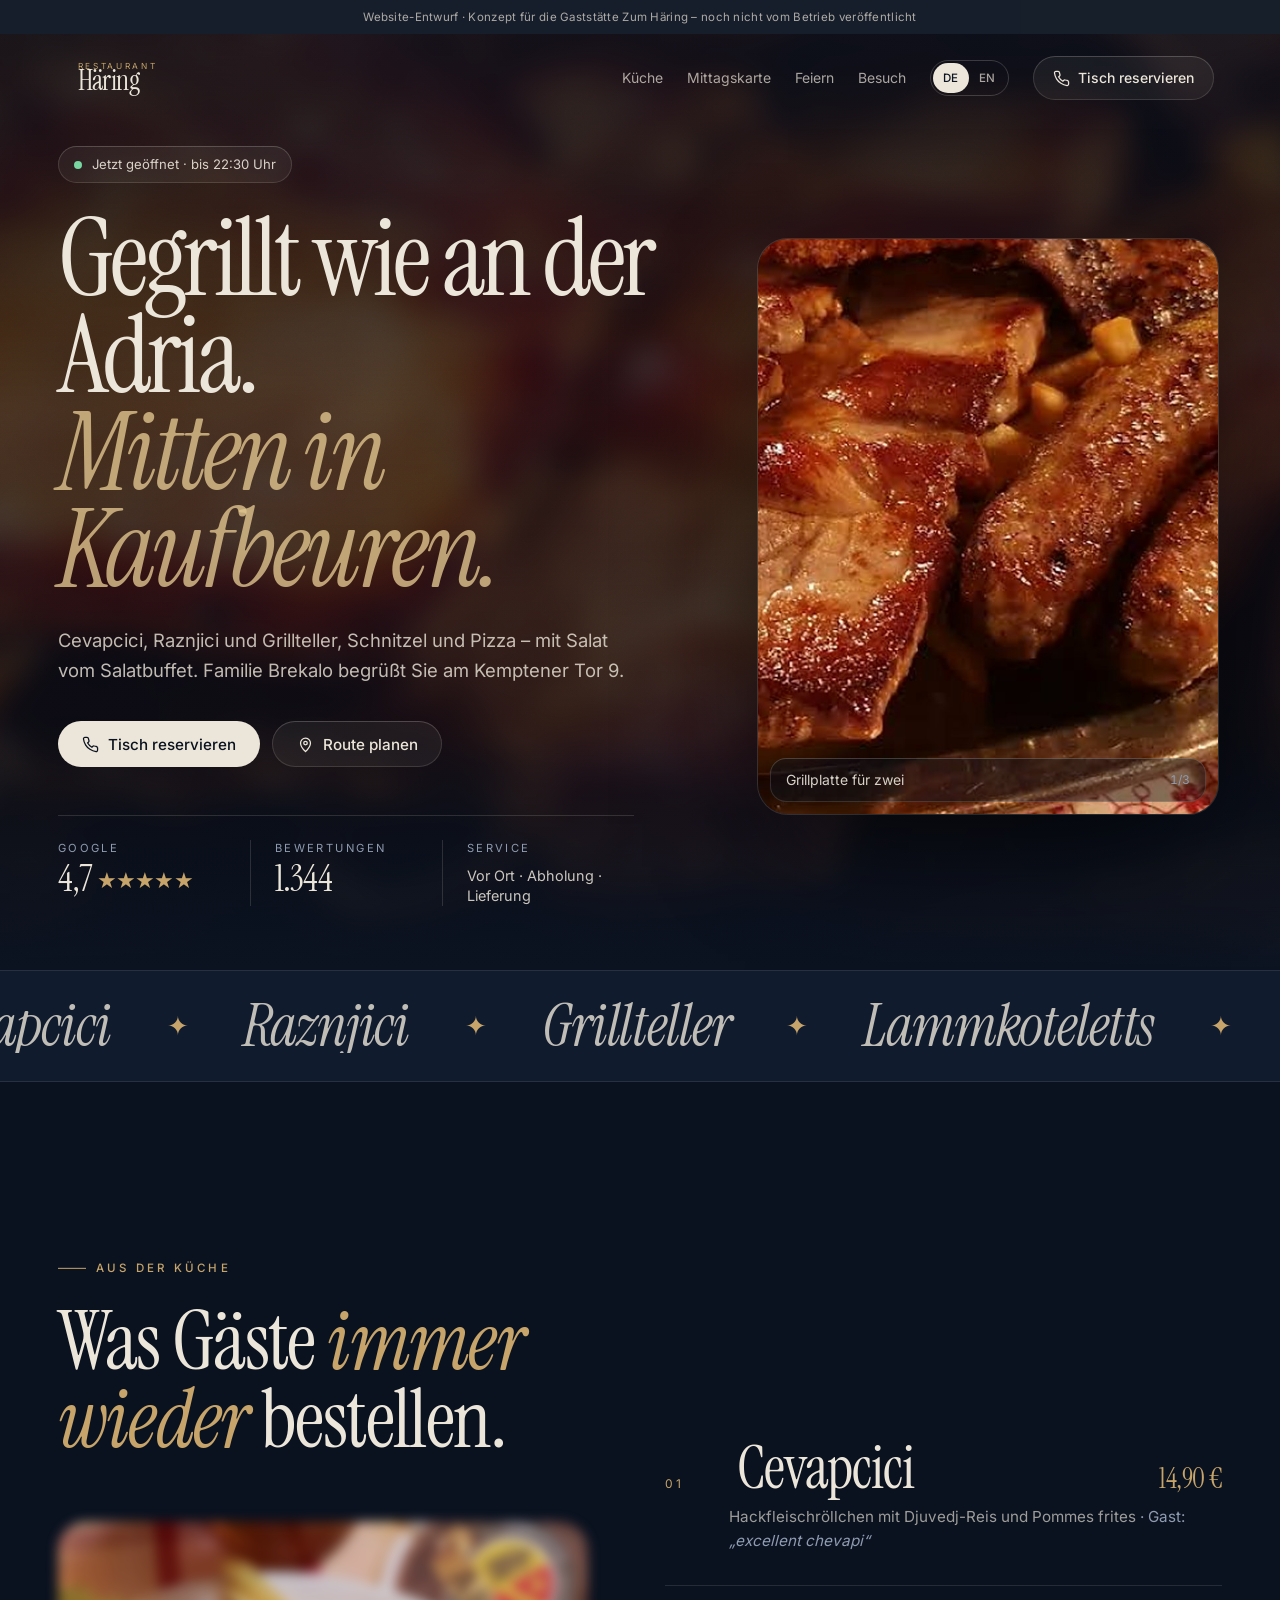
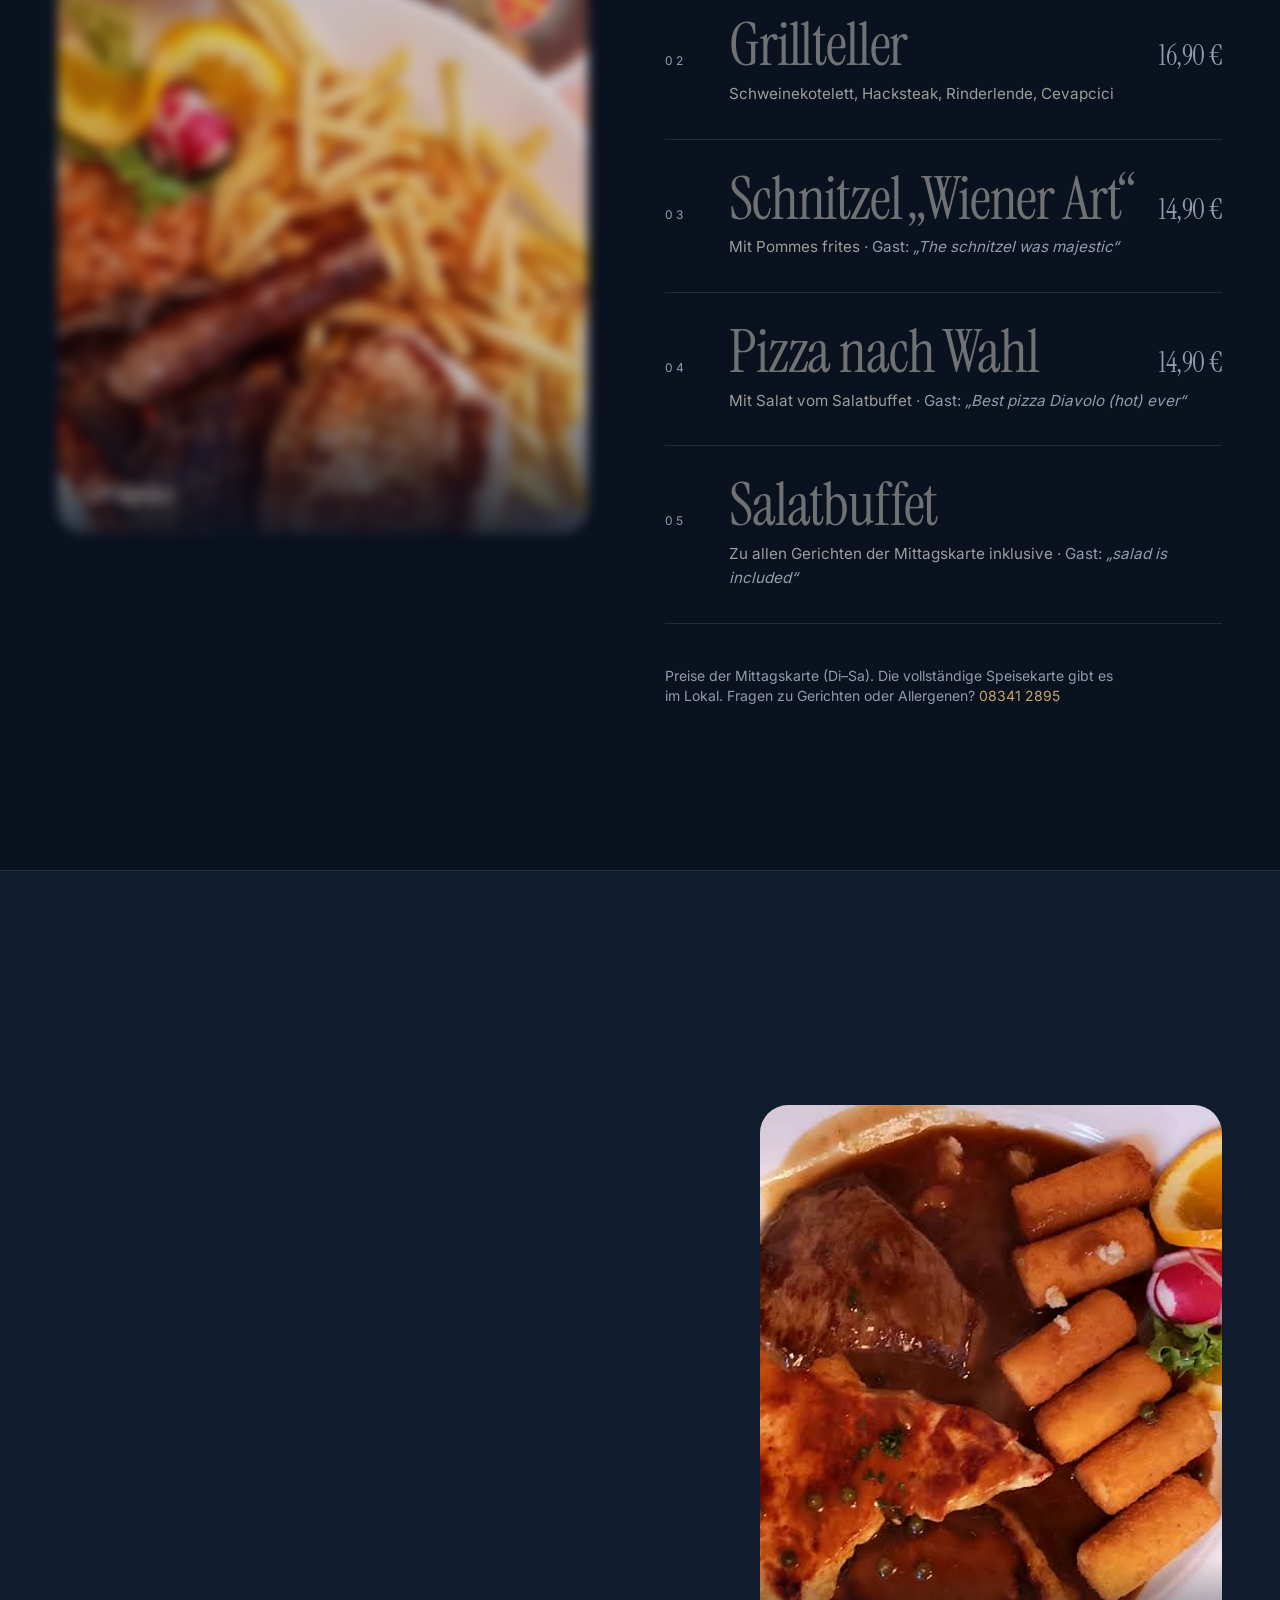
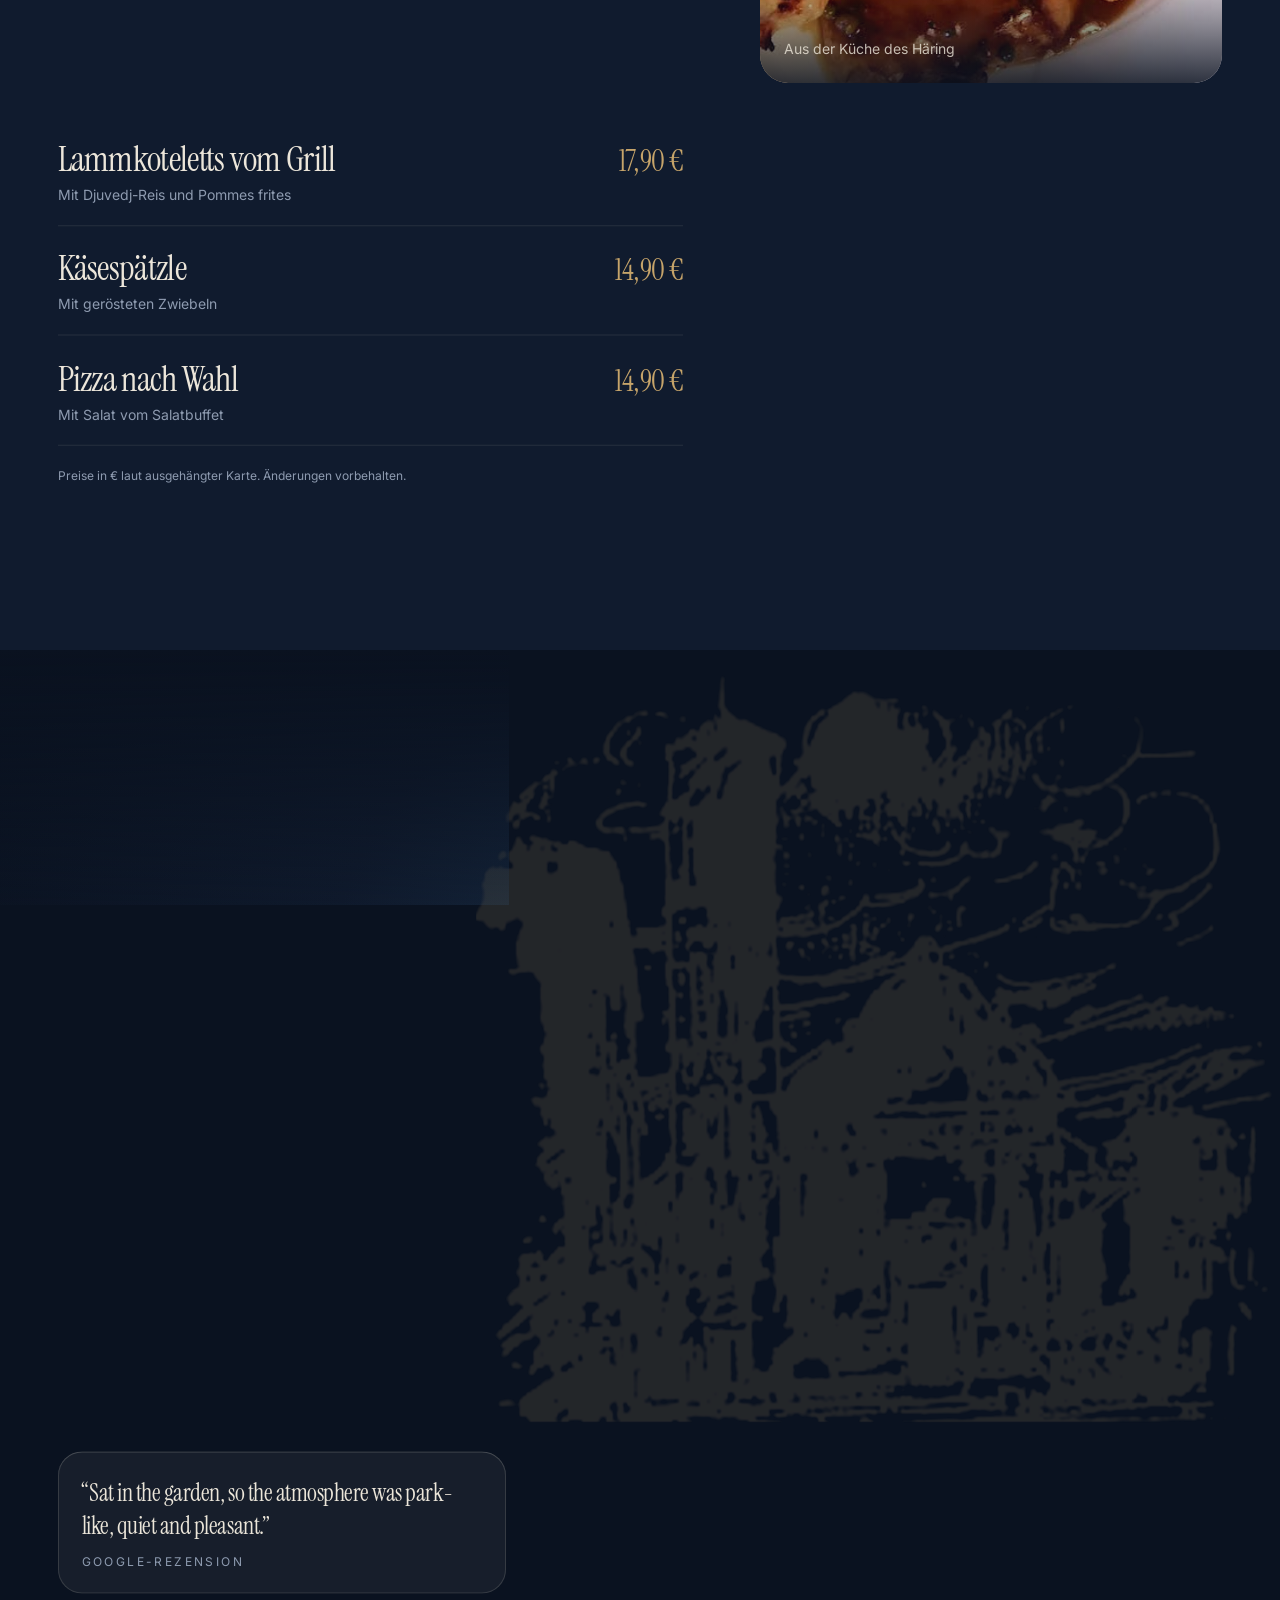
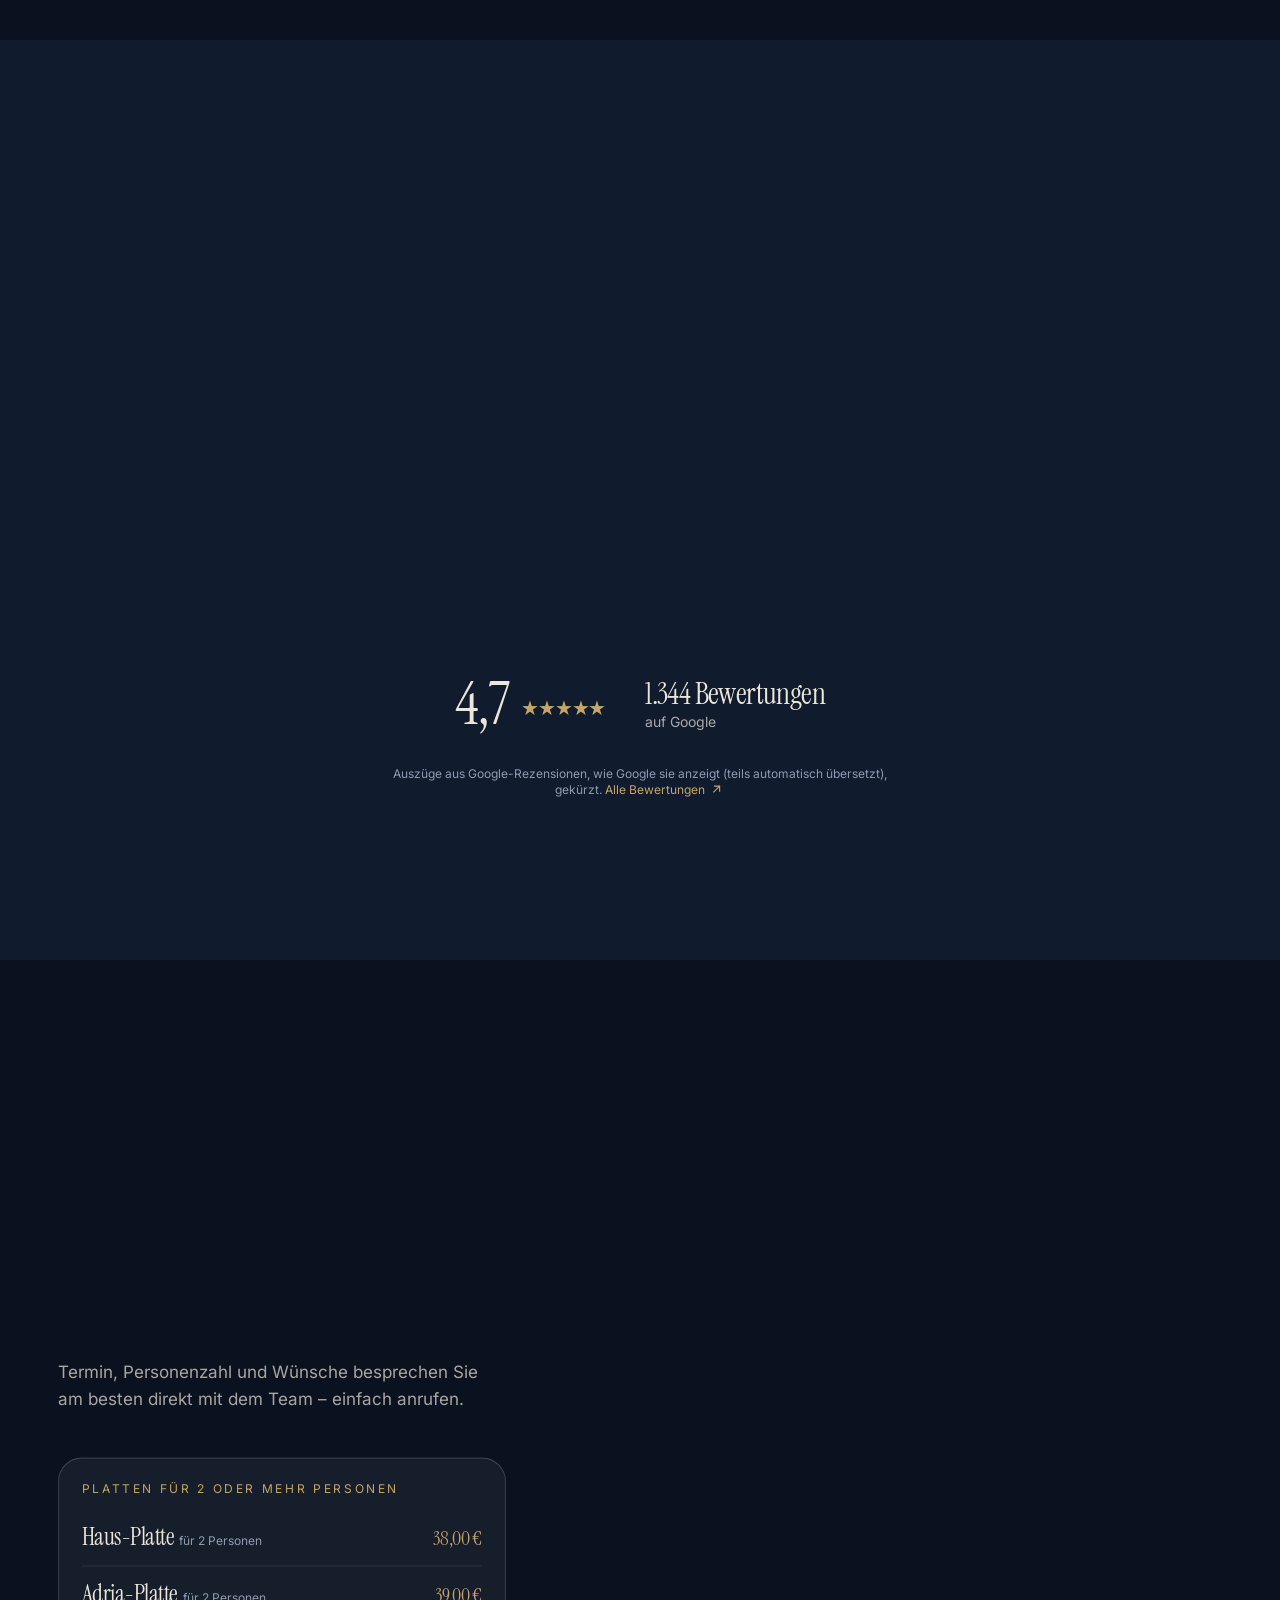
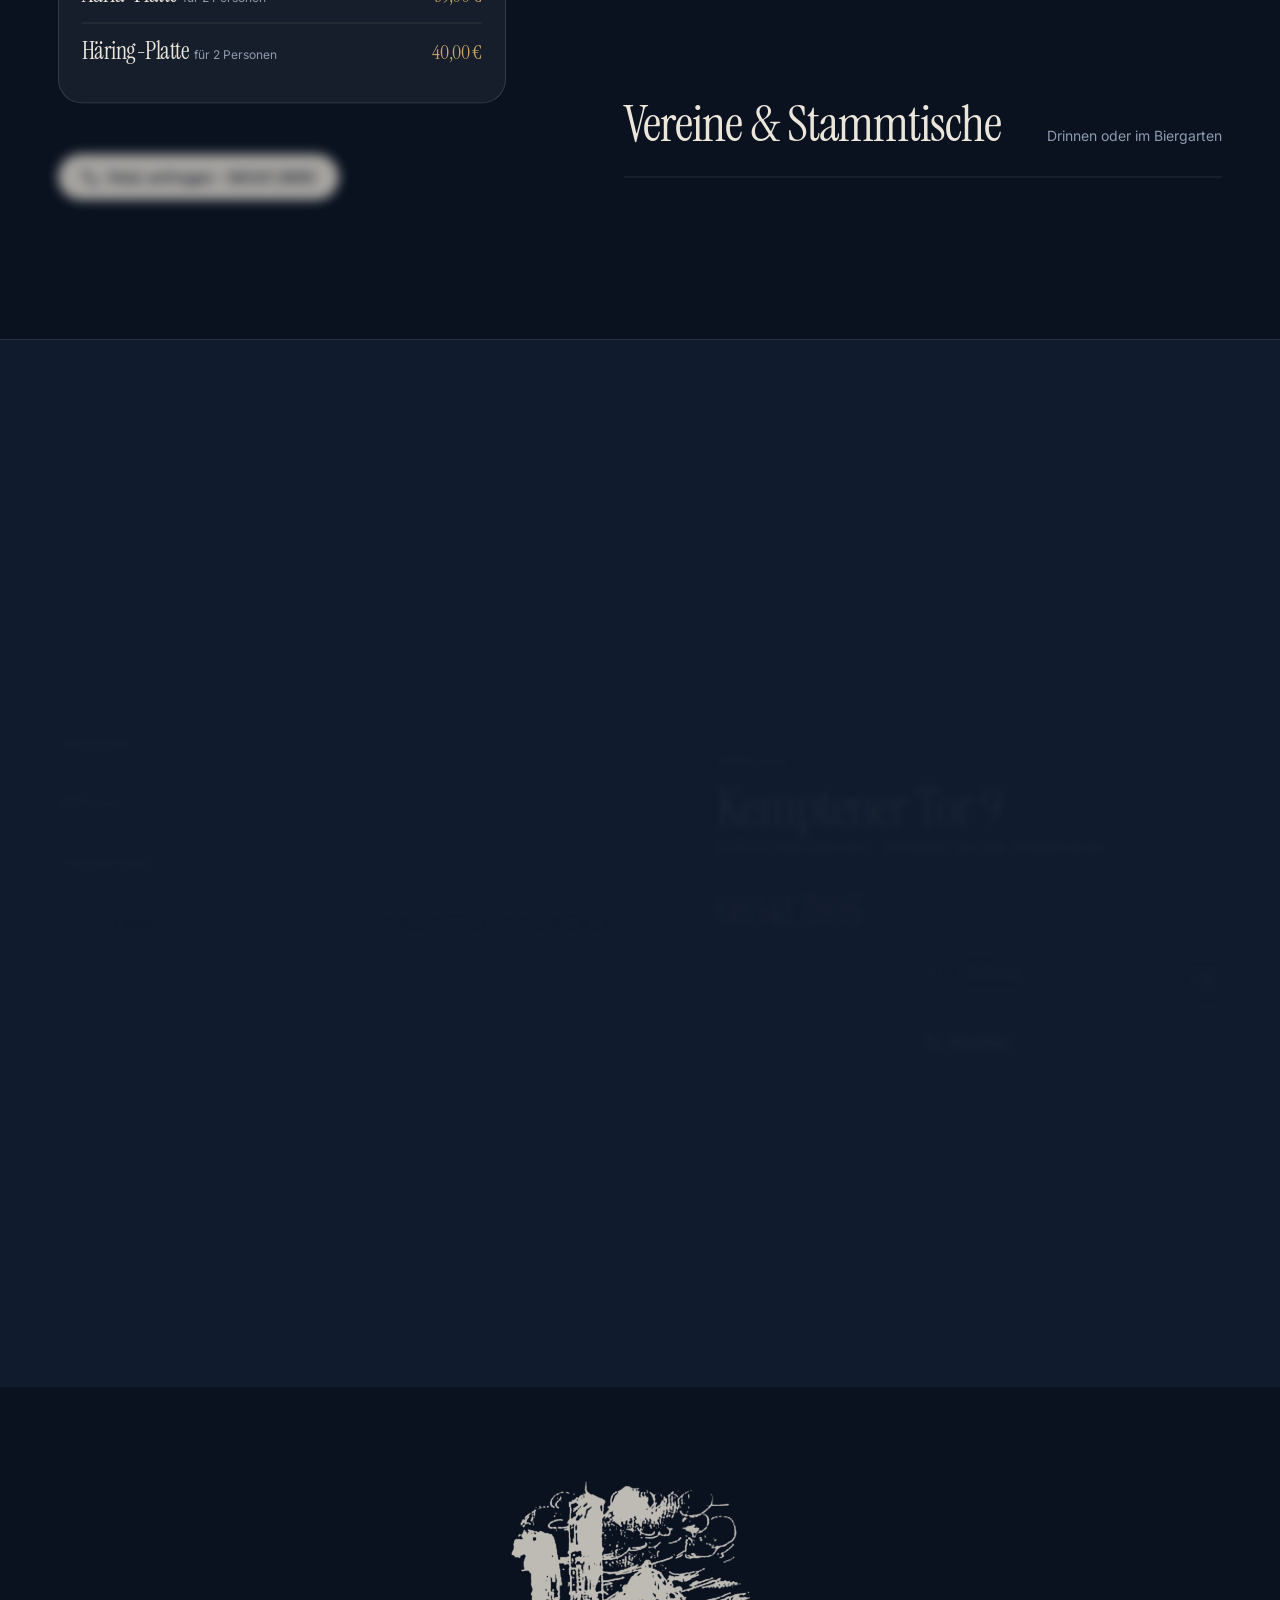
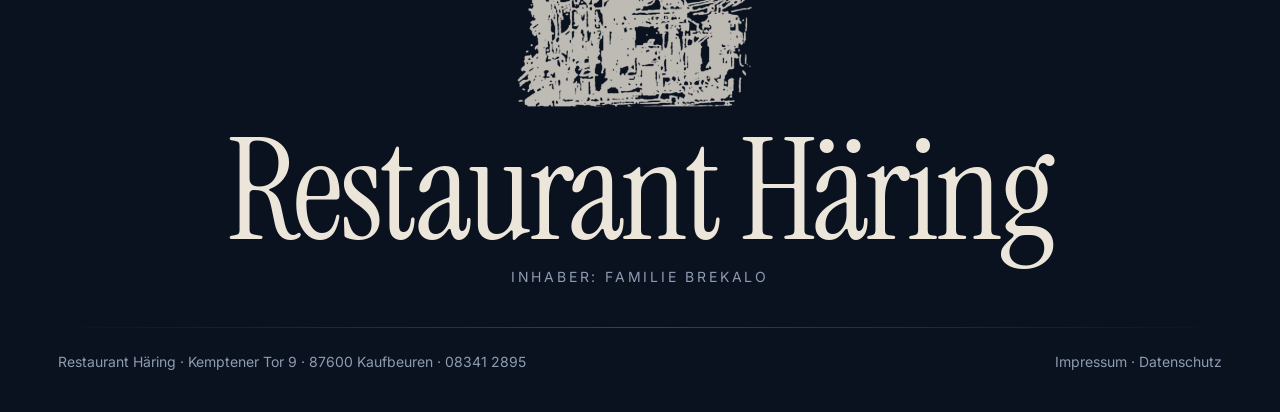
<file: zum-haering/index.html>
<!DOCTYPE html><!--s3fz3Fe_hjph1eOtr1xu_--><html lang="de"><head><meta charSet="utf-8"/><meta name="viewport" content="width=device-width, initial-scale=1, viewport-fit=cover"/><link rel="preload" as="image" href="/zum-haering/media/photos/platter.jpg"/><link rel="stylesheet" href="/zum-haering/_next/static/css/8a053fa449417e5f.css" data-precedence="next"/><link rel="preload" as="script" fetchPriority="low" href="/zum-haering/_next/static/chunks/webpack-77ad92748cfcaa52.js"/><script src="/zum-haering/_next/static/chunks/4bd1b696-c023c6e3521b1417.js" async=""></script><script src="/zum-haering/_next/static/chunks/255-56f49752584d9c43.js" async=""></script><script src="/zum-haering/_next/static/chunks/main-app-6044104389a479ce.js" async=""></script><script src="/zum-haering/_next/static/chunks/520-cc6ed09b1de229bc.js" async=""></script><script src="/zum-haering/_next/static/chunks/app/page-727256d72d6cd6f9.js" async=""></script><link rel="preload" href="/zum-haering/media/photos/platter.jpg" as="image" fetchPriority="high"/><link rel="preload" href="/zum-haering/fonts/serif.woff2" as="font" type="font/woff2" crossorigin=""/><meta name="theme-color" content="#0a1220"/><title>Gaststätte Zum Häring – Kroatische Grillküche &amp; Biergarten in Kaufbeuren</title><meta name="description" content="Gaststätte Zum Häring am Kemptener Tor 9 in Kaufbeuren: Ćevapčići, Grillteller, Schnitzel, Pizza und Salatbuffet. Biergarten unter der Stadtmauer. 4,7 Sterne bei über 1.300 Google-Bewertungen. Tel. 08341 2895."/><meta name="robots" content="noindex, nofollow"/><link rel="canonical" href="https://monilraval.github.io/zum-haering/"/><meta name="format-detection" content="telephone=no"/><meta property="og:title" content="Gaststätte Zum Häring – Kroatische Grillküche &amp; Biergarten in Kaufbeuren"/><meta property="og:description" content="Gaststätte Zum Häring am Kemptener Tor 9 in Kaufbeuren: Ćevapčići, Grillteller, Schnitzel, Pizza und Salatbuffet. Biergarten unter der Stadtmauer. 4,7 Sterne bei über 1.300 Google-Bewertungen. Tel. 08341 2895."/><meta property="og:url" content="https://monilraval.github.io/zum-haering/"/><meta property="og:site_name" content="Gaststätte Zum Häring"/><meta property="og:locale" content="de_DE"/><meta property="og:image" content="https://monilraval.github.io/zum-haering/media/og.jpg"/><meta property="og:image:width" content="1200"/><meta property="og:image:height" content="630"/><meta property="og:image:alt" content="Gaststätte Zum Häring – Kroatische Grillküche am Kemptener Tor, Kaufbeuren"/><meta property="og:type" content="website"/><meta name="twitter:card" content="summary_large_image"/><meta name="twitter:title" content="Gaststätte Zum Häring – Kroatische Grillküche &amp; Biergarten in Kaufbeuren"/><meta name="twitter:description" content="Gaststätte Zum Häring am Kemptener Tor 9 in Kaufbeuren: Ćevapčići, Grillteller, Schnitzel, Pizza und Salatbuffet. Biergarten unter der Stadtmauer. 4,7 Sterne bei über 1.300 Google-Bewertungen. Tel. 08341 2895."/><meta name="twitter:image" content="https://monilraval.github.io/zum-haering/media/og.jpg"/><meta name="twitter:image:width" content="1200"/><meta name="twitter:image:height" content="630"/><meta name="twitter:image:alt" content="Gaststätte Zum Häring – Kroatische Grillküche am Kemptener Tor, Kaufbeuren"/><link rel="icon" href="/zum-haering/favicon.svg" type="image/svg+xml"/><link rel="icon" href="/zum-haering/favicon-32.png" sizes="32x32"/><link rel="apple-touch-icon" href="/zum-haering/apple-touch-icon.png"/><script type="application/ld+json">{"@context":"https://schema.org","@type":"Restaurant","name":"Gaststätte Zum Häring","telephone":"+4983412895","servesCuisine":["Kroatisch","Grill","Pizza"],"priceRange":"€€","image":"https://monilraval.github.io/zum-haering/media/og.jpg","address":{"@type":"PostalAddress","streetAddress":"Kemptener Tor 9","postalCode":"87600","addressLocality":"Kaufbeuren","addressRegion":"Bayern","addressCountry":"DE"},"geo":{"@type":"GeoCoordinates","latitude":47.881783,"longitude":10.616708},"openingHoursSpecification":[{"@type":"OpeningHoursSpecification","dayOfWeek":"Sunday","opens":"11:30","closes":"14:00"},{"@type":"OpeningHoursSpecification","dayOfWeek":"Sunday","opens":"17:30","closes":"22:00"},{"@type":"OpeningHoursSpecification","dayOfWeek":"Tuesday","opens":"11:30","closes":"14:00"},{"@type":"OpeningHoursSpecification","dayOfWeek":"Tuesday","opens":"17:30","closes":"22:30"},{"@type":"OpeningHoursSpecification","dayOfWeek":"Wednesday","opens":"11:30","closes":"14:00"},{"@type":"OpeningHoursSpecification","dayOfWeek":"Wednesday","opens":"17:30","closes":"22:30"},{"@type":"OpeningHoursSpecification","dayOfWeek":"Thursday","opens":"11:30","closes":"14:00"},{"@type":"OpeningHoursSpecification","dayOfWeek":"Thursday","opens":"17:30","closes":"22:30"},{"@type":"OpeningHoursSpecification","dayOfWeek":"Friday","opens":"11:30","closes":"14:00"},{"@type":"OpeningHoursSpecification","dayOfWeek":"Friday","opens":"17:30","closes":"22:30"},{"@type":"OpeningHoursSpecification","dayOfWeek":"Saturday","opens":"11:30","closes":"14:00"},{"@type":"OpeningHoursSpecification","dayOfWeek":"Saturday","opens":"17:30","closes":"22:30"}],"hasMap":"https://www.google.com/maps/search/?api=1&query=Gastst%C3%A4tte%20Zum%20H%C3%A4ring%20Kaufbeuren"}</script><script src="/zum-haering/_next/static/chunks/polyfills-42372ed130431b0a.js" noModule=""></script></head><body><div hidden=""><!--$--><!--/$--></div><div class="relative z-[60] bg-bone/[.06] px-4 py-2 text-center text-[.72rem] tracking-wide text-bone/70">Website-Entwurf · Konzept für die Gaststätte Zum Häring – noch nicht vom Betrieb veröffentlicht</div><header class="fixed inset-x-0 z-50 transition-all duration-500 top-[calc(var(--strip,0px)+14px)]"><div class="wrap"><div class="flex items-center justify-between gap-4 rounded-full pl-5 pr-2 py-2 transition-colors duration-500"><a href="#start" class="leading-none whitespace-nowrap" aria-label="Restaurant Häring – nach oben"><span class="block text-[.52rem] tracking-[.32em] text-brass">RESTAURANT</span><span class="serif block text-[1.75rem] -mt-0.5">Häring</span></a><nav aria-label="Hauptmenü" class="flex items-center gap-3 sm:gap-6"><a href="#kueche" class="hidden md:inline text-sm text-bone/70 hover:text-bone transition-colors">Küche</a><a href="#mittag" class="hidden md:inline text-sm text-bone/70 hover:text-bone transition-colors">Mittagskarte</a><a href="#feiern" class="hidden md:inline text-sm text-bone/70 hover:text-bone transition-colors">Feiern</a><a href="#besuch" class="hidden md:inline text-sm text-bone/70 hover:text-bone transition-colors">Besuch</a><div role="group" aria-label="Sprache" class="flex shrink-0 items-center rounded-full border border-bone/20 p-0.5 text-[.72rem] font-medium tracking-wider"><button type="button" lang="de" aria-pressed="true" class="rounded-full px-2.5 py-1.5 transition-colors bg-bone text-night">DE</button><button type="button" lang="en" aria-pressed="false" class="rounded-full px-2.5 py-1.5 transition-colors text-bone/70 hover:text-bone">EN</button></div><a href="tel:+4983412895" class="pill glass !py-3 !px-4 sm:!px-5 text-sm"><svg viewBox="0 0 24 24" width="17" height="17" fill="none" stroke="currentColor" stroke-width="1.8" aria-hidden="true"><path d="M22 16.9v3a2 2 0 0 1-2.2 2 19.8 19.8 0 0 1-8.6-3.1 19.5 19.5 0 0 1-6-6A19.8 19.8 0 0 1 2.1 4.2 2 2 0 0 1 4.1 2h3a2 2 0 0 1 2 1.7c.1.9.4 1.8.7 2.7a2 2 0 0 1-.5 2.1L8 9.8a16 16 0 0 0 6 6l1.3-1.3a2 2 0 0 1 2.1-.4c.9.3 1.8.6 2.7.7a2 2 0 0 1 1.7 2z"></path></svg><span class="hidden sm:inline">Tisch reservieren</span><span class="sm:hidden">Anrufen</span></a></nav></div></div></header><main><section id="start" aria-label="Willkommen" class="relative isolate min-h-[100svh] overflow-hidden"><div aria-hidden="true" class="absolute inset-0 -z-20 will-change-transform" style="transform:none"><img src="/zum-haering/media/photos/platter.jpg" alt="" class="absolute inset-0 h-full w-full scale-110 object-cover blur-[14px] brightness-[.6] saturate-[1.15]" style="opacity:1"/></div><div aria-hidden="true" class="absolute inset-0 -z-10 bg-[linear-gradient(180deg,rgba(10,18,32,.75)_0%,rgba(10,18,32,.45)_40%,rgba(10,18,32,.6)_75%,#0a1220_100%)]"></div><div aria-hidden="true" class="grain -z-10"></div><div class="wrap relative grid min-h-[100svh] items-center gap-10 pb-16 pt-36 lg:grid-cols-[1.15fr_.85fr] lg:gap-16 lg:pt-28" style="transform:none"><div><p class="glass inline-flex items-center gap-2.5 rounded-full px-4 py-2 text-[.82rem] text-bone/90" aria-live="polite" style="opacity:0;transform:translateY(10px)"><span class="h-2 w-2 rounded-full bg-brass"></span>Di–So mittags &amp; abends geöffnet</p><h1 class="serif mt-7 text-[clamp(3.2rem,8.4vw,8.2rem)] leading-[.9] tracking-[-0.035em]"><span class="block" style="opacity:0"><span class="sr-only">Gegrillt wie an der Adria.</span><span aria-hidden="true" class="inline-block whitespace-pre" style="opacity:0;filter:blur(12px);transform:translateY(20px)">Gegrillt</span><span aria-hidden="true" class="inline-block whitespace-pre" style="opacity:0;filter:blur(12px);transform:translateY(20px)"> </span><span aria-hidden="true" class="inline-block whitespace-pre" style="opacity:0;filter:blur(12px);transform:translateY(20px)">wie</span><span aria-hidden="true" class="inline-block whitespace-pre" style="opacity:0;filter:blur(12px);transform:translateY(20px)"> </span><span aria-hidden="true" class="inline-block whitespace-pre" style="opacity:0;filter:blur(12px);transform:translateY(20px)">an</span><span aria-hidden="true" class="inline-block whitespace-pre" style="opacity:0;filter:blur(12px);transform:translateY(20px)"> </span><span aria-hidden="true" class="inline-block whitespace-pre" style="opacity:0;filter:blur(12px);transform:translateY(20px)">der</span><span aria-hidden="true" class="inline-block whitespace-pre" style="opacity:0;filter:blur(12px);transform:translateY(20px)"> </span><span aria-hidden="true" class="inline-block whitespace-pre" style="opacity:0;filter:blur(12px);transform:translateY(20px)">Adria.</span></span><span class="block italic text-brass-2/80" style="opacity:0"><span class="sr-only">Mitten in Kaufbeuren.</span><span aria-hidden="true" class="inline-block whitespace-pre" style="opacity:0;filter:blur(12px);transform:translateY(20px)">Mitten</span><span aria-hidden="true" class="inline-block whitespace-pre" style="opacity:0;filter:blur(12px);transform:translateY(20px)"> </span><span aria-hidden="true" class="inline-block whitespace-pre" style="opacity:0;filter:blur(12px);transform:translateY(20px)">in</span><span aria-hidden="true" class="inline-block whitespace-pre" style="opacity:0;filter:blur(12px);transform:translateY(20px)"> </span><span aria-hidden="true" class="inline-block whitespace-pre" style="opacity:0;filter:blur(12px);transform:translateY(20px)">Kaufbeuren.</span></span></h1><p class="mt-7 max-w-xl text-[clamp(1rem,1.5vw,1.15rem)] text-bone/80" style="opacity:0">Cevapcici, Raznjici und Grillteller, Schnitzel und Pizza – mit Salat vom Salatbuffet. Familie Brekalo begrüßt Sie am Kemptener Tor 9.</p><div class="mt-9 flex flex-wrap gap-3" style="opacity:0;transform:translateY(12px)"><a href="tel:+4983412895" class="pill pill-bone"><svg viewBox="0 0 24 24" width="17" height="17" fill="none" stroke="currentColor" stroke-width="1.8" aria-hidden="true"><path d="M22 16.9v3a2 2 0 0 1-2.2 2 19.8 19.8 0 0 1-8.6-3.1 19.5 19.5 0 0 1-6-6A19.8 19.8 0 0 1 2.1 4.2 2 2 0 0 1 4.1 2h3a2 2 0 0 1 2 1.7c.1.9.4 1.8.7 2.7a2 2 0 0 1-.5 2.1L8 9.8a16 16 0 0 0 6 6l1.3-1.3a2 2 0 0 1 2.1-.4c.9.3 1.8.6 2.7.7a2 2 0 0 1 1.7 2z"></path></svg>Tisch reservieren</a><a href="https://www.google.com/maps/dir/?api=1&amp;destination=Gastst%C3%A4tte%20Zum%20H%C3%A4ring%2C%20Kemptener%20Tor%209%2C%2087600%20Kaufbeuren" target="_blank" rel="noopener" class="pill glass"><svg viewBox="0 0 24 24" width="17" height="17" fill="none" stroke="currentColor" stroke-width="1.8" aria-hidden="true"><path d="M12 22s7-6.2 7-12a7 7 0 1 0-14 0c0 5.8 7 12 7 12z"></path><circle cx="12" cy="10" r="2.5"></circle></svg>Route planen</a></div><dl class="mt-12 grid max-w-xl grid-cols-2 border-t border-bone/15 pt-6 sm:grid-cols-3" style="opacity:0"><div class="pr-3"><dt class="text-[.7rem] uppercase tracking-[.22em] text-mist">Google</dt><dd class="serif mt-1 text-[clamp(1.6rem,3vw,2.3rem)]">4,7<!-- --> <span class="text-brass text-[.6em] align-middle">★★★★★</span></dd></div><div class="border-l border-bone/15 px-3 sm:px-6"><dt class="text-[.7rem] uppercase tracking-[.22em] text-mist">Bewertungen</dt><dd class="serif mt-1 text-[clamp(1.6rem,3vw,2.3rem)]">1.344</dd></div><div class="hidden border-l border-bone/15 pl-6 sm:block"><dt class="text-[.7rem] uppercase tracking-[.22em] text-mist">Service</dt><dd class="mt-2 text-[.9rem] leading-snug text-bone/85">Vor Ort · Abholung · Lieferung</dd></div></dl></div><figure class="relative mx-auto aspect-[4/5] w-full max-w-[460px] overflow-hidden rounded-[30px] bg-night-3 shadow-[0_40px_120px_-30px_rgba(0,0,0,.8)] ring-1 ring-bone/15" style="opacity:0;transform:translateY(40px) rotate(2deg)"><img src="/zum-haering/media/photos/platter.jpg" alt="Grillplatte für zwei" fetchPriority="high" class="absolute inset-0 h-full w-full object-cover object-[72%_50%]" style="opacity:1;transform:none"/><figcaption class="absolute inset-x-3 bottom-3 glass flex items-center justify-between rounded-2xl bg-night/40 px-4 py-3 text-sm"><span class="text-bone/90">Grillplatte für zwei</span><span class="text-xs tabular-nums text-mist">1<!-- -->/<!-- -->3</span></figcaption></figure></div></section><div class="overflow-hidden border-y border-bone/10 bg-night-2 py-7" aria-hidden="true"><div class="overflow-hidden"><div class="flex w-max" style="gap:56px;flex-direction:row;transform:none"><span class="flex items-center gap-14 serif italic text-[clamp(2rem,4.5vw,3.6rem)] text-bone/80 whitespace-nowrap">Cevapcici<span class="not-italic text-brass text-[.45em]">✦</span></span><span class="flex items-center gap-14 serif italic text-[clamp(2rem,4.5vw,3.6rem)] text-bone/80 whitespace-nowrap">Raznjici<span class="not-italic text-brass text-[.45em]">✦</span></span><span class="flex items-center gap-14 serif italic text-[clamp(2rem,4.5vw,3.6rem)] text-bone/80 whitespace-nowrap">Grillteller<span class="not-italic text-brass text-[.45em]">✦</span></span><span class="flex items-center gap-14 serif italic text-[clamp(2rem,4.5vw,3.6rem)] text-bone/80 whitespace-nowrap">Lammkoteletts<span class="not-italic text-brass text-[.45em]">✦</span></span><span class="flex items-center gap-14 serif italic text-[clamp(2rem,4.5vw,3.6rem)] text-bone/80 whitespace-nowrap">Schnitzel<span class="not-italic text-brass text-[.45em]">✦</span></span><span class="flex items-center gap-14 serif italic text-[clamp(2rem,4.5vw,3.6rem)] text-bone/80 whitespace-nowrap">Pizza<span class="not-italic text-brass text-[.45em]">✦</span></span><span class="flex items-center gap-14 serif italic text-[clamp(2rem,4.5vw,3.6rem)] text-bone/80 whitespace-nowrap">Salatbuffet<span class="not-italic text-brass text-[.45em]">✦</span></span><span class="flex items-center gap-14 serif italic text-[clamp(2rem,4.5vw,3.6rem)] text-bone/80 whitespace-nowrap">Häring-Platte<span class="not-italic text-brass text-[.45em]">✦</span></span><span class="flex items-center gap-14 serif italic text-[clamp(2rem,4.5vw,3.6rem)] text-bone/80 whitespace-nowrap">Cevapcici<span class="not-italic text-brass text-[.45em]">✦</span></span><span class="flex items-center gap-14 serif italic text-[clamp(2rem,4.5vw,3.6rem)] text-bone/80 whitespace-nowrap">Raznjici<span class="not-italic text-brass text-[.45em]">✦</span></span><span class="flex items-center gap-14 serif italic text-[clamp(2rem,4.5vw,3.6rem)] text-bone/80 whitespace-nowrap">Grillteller<span class="not-italic text-brass text-[.45em]">✦</span></span><span class="flex items-center gap-14 serif italic text-[clamp(2rem,4.5vw,3.6rem)] text-bone/80 whitespace-nowrap">Lammkoteletts<span class="not-italic text-brass text-[.45em]">✦</span></span><span class="flex items-center gap-14 serif italic text-[clamp(2rem,4.5vw,3.6rem)] text-bone/80 whitespace-nowrap">Schnitzel<span class="not-italic text-brass text-[.45em]">✦</span></span><span class="flex items-center gap-14 serif italic text-[clamp(2rem,4.5vw,3.6rem)] text-bone/80 whitespace-nowrap">Pizza<span class="not-italic text-brass text-[.45em]">✦</span></span><span class="flex items-center gap-14 serif italic text-[clamp(2rem,4.5vw,3.6rem)] text-bone/80 whitespace-nowrap">Salatbuffet<span class="not-italic text-brass text-[.45em]">✦</span></span><span class="flex items-center gap-14 serif italic text-[clamp(2rem,4.5vw,3.6rem)] text-bone/80 whitespace-nowrap">Häring-Platte<span class="not-italic text-brass text-[.45em]">✦</span></span></div></div></div><section id="kueche" aria-labelledby="kueche-h" class="py-[clamp(90px,13vw,170px)]"><div class="wrap grid gap-[clamp(36px,6vw,96px)] lg:grid-cols-[1fr_1.05fr]"><div class="lg:sticky lg:top-28 lg:self-start"><div style="opacity:0;filter:blur(6px);transform:translateY(28px)"><div><span class="eyebrow">Aus der Küche</span></div></div><div style="opacity:0;filter:blur(6px);transform:translateY(28px)"><div><h2 id="kueche-h" class="serif mt-6 text-[clamp(2.8rem,6.4vw,5.6rem)]">Was Gäste <em class="text-brass">immer wieder</em> bestellen.</h2></div></div><div style="opacity:0;filter:blur(6px);transform:translateY(28px)"><div><div class="relative mt-10 aspect-[4/5] max-h-[68vh] w-full overflow-hidden rounded-[28px] bg-night-3"><img src="/zum-haering/media/photos/grill.jpg" alt="Hackfleischröllchen mit Djuvedj-Reis und Pommes frites" loading="lazy" class="absolute inset-0 h-full w-full object-cover" style="opacity:1;transform:none"/><div class="absolute inset-x-0 bottom-0 bg-gradient-to-t from-night/80 to-transparent p-6 pt-20"><p class="serif text-3xl">Cevapcici</p></div></div></div></div></div><div class="lg:pt-40"><ol><li><button type="button" aria-pressed="true" class="group grid w-full grid-cols-[3rem_1fr] items-baseline gap-x-4 border-b border-bone/12 py-8 text-left"><span class="text-xs tracking-[.2em] transition-colors text-brass">01</span><span><span class="flex items-baseline justify-between gap-4"><span class="serif block text-[clamp(2.1rem,4.6vw,4rem)] transition-all duration-500 text-bone translate-x-2">Cevapcici</span><span class="serif shrink-0 text-[clamp(1.3rem,2.2vw,1.8rem)] transition-colors text-brass">14,90<!-- --> €</span></span><span class="mt-2 block text-[.95rem] text-bone/65">Hackfleischröllchen mit Djuvedj-Reis und Pommes frites<span class="text-mist"> · <!-- -->Gast<!-- -->: <i lang="en">„excellent chevapi“</i></span></span></span></button></li><li><button type="button" aria-pressed="false" class="group grid w-full grid-cols-[3rem_1fr] items-baseline gap-x-4 border-b border-bone/12 py-8 text-left"><span class="text-xs tracking-[.2em] transition-colors text-mist">02</span><span><span class="flex items-baseline justify-between gap-4"><span class="serif block text-[clamp(2.1rem,4.6vw,4rem)] transition-all duration-500 text-bone/45 group-hover:text-bone/80">Grillteller</span><span class="serif shrink-0 text-[clamp(1.3rem,2.2vw,1.8rem)] transition-colors text-mist">16,90<!-- --> €</span></span><span class="mt-2 block text-[.95rem] text-bone/65">Schweinekotelett, Hacksteak, Rinderlende, Cevapcici</span></span></button></li><li><button type="button" aria-pressed="false" class="group grid w-full grid-cols-[3rem_1fr] items-baseline gap-x-4 border-b border-bone/12 py-8 text-left"><span class="text-xs tracking-[.2em] transition-colors text-mist">03</span><span><span class="flex items-baseline justify-between gap-4"><span class="serif block text-[clamp(2.1rem,4.6vw,4rem)] transition-all duration-500 text-bone/45 group-hover:text-bone/80">Schnitzel „Wiener Art“</span><span class="serif shrink-0 text-[clamp(1.3rem,2.2vw,1.8rem)] transition-colors text-mist">14,90<!-- --> €</span></span><span class="mt-2 block text-[.95rem] text-bone/65">Mit Pommes frites<span class="text-mist"> · <!-- -->Gast<!-- -->: <i lang="en">„The schnitzel was majestic“</i></span></span></span></button></li><li><button type="button" aria-pressed="false" class="group grid w-full grid-cols-[3rem_1fr] items-baseline gap-x-4 border-b border-bone/12 py-8 text-left"><span class="text-xs tracking-[.2em] transition-colors text-mist">04</span><span><span class="flex items-baseline justify-between gap-4"><span class="serif block text-[clamp(2.1rem,4.6vw,4rem)] transition-all duration-500 text-bone/45 group-hover:text-bone/80">Pizza nach Wahl</span><span class="serif shrink-0 text-[clamp(1.3rem,2.2vw,1.8rem)] transition-colors text-mist">14,90<!-- --> €</span></span><span class="mt-2 block text-[.95rem] text-bone/65">Mit Salat vom Salatbuffet<span class="text-mist"> · <!-- -->Gast<!-- -->: <i lang="en">„Best pizza Diavolo (hot) ever“</i></span></span></span></button></li><li><button type="button" aria-pressed="false" class="group grid w-full grid-cols-[3rem_1fr] items-baseline gap-x-4 border-b border-bone/12 py-8 text-left"><span class="text-xs tracking-[.2em] transition-colors text-mist">05</span><span><span class="flex items-baseline justify-between gap-4"><span class="serif block text-[clamp(2.1rem,4.6vw,4rem)] transition-all duration-500 text-bone/45 group-hover:text-bone/80">Salatbuffet</span></span><span class="mt-2 block text-[.95rem] text-bone/65">Zu allen Gerichten der Mittagskarte inklusive<span class="text-mist"> · <!-- -->Gast<!-- -->: <i lang="en">„salad is included“</i></span></span></span></button></li></ol><div style="opacity:0;filter:blur(6px);transform:translateY(28px)"><div><p class="mt-10 max-w-md text-sm text-mist">Preise der Mittagskarte (Di–Sa). Die vollständige Speisekarte gibt es im Lokal. Fragen zu Gerichten oder Allergenen?<!-- --> <a href="tel:+4983412895" class="text-brass underline-offset-4 hover:underline">08341 2895</a></p></div></div></div></div></section><section id="mittag" aria-labelledby="mittag-h" class="border-t border-bone/10 bg-night-2 py-[clamp(90px,13vw,170px)]"><div class="wrap grid gap-[clamp(36px,6vw,96px)] lg:grid-cols-[1.15fr_.85fr] lg:items-start"><div><div style="opacity:0;filter:blur(6px);transform:translateY(28px)"><div><span class="eyebrow">Di–Sa · 11:30–14:00 Uhr</span></div></div><div style="opacity:0;filter:blur(6px);transform:translateY(28px)"><div><h2 id="mittag-h" class="serif mt-6 text-[clamp(2.8rem,6.4vw,5.6rem)]">Die <em class="text-brass">Mittagskarte</em></h2></div></div><div style="opacity:0;filter:blur(6px);transform:translateY(28px)"><div><p class="mt-5 max-w-lg text-bone/70">Dienstag bis Samstag mittags, zusätzlich zur regulären Speisekarte – alle Gerichte mit Salat vom Salatbuffet.</p></div></div><ul class="mt-10"><div style="opacity:0;filter:blur(6px);transform:translateY(28px)"><div><li class="grid grid-cols-[1fr_auto] items-baseline gap-x-6 border-b border-bone/10 py-5"><span class="min-w-0"><span class="serif block text-[clamp(1.6rem,2.8vw,2.2rem)] leading-tight">Cevapcici</span><span class="mt-1 block text-sm text-mist">Hackfleischröllchen, Djuvedj-Reis, Pommes frites</span></span><span class="serif text-[clamp(1.4rem,2.4vw,1.9rem)] text-brass tabular-nums whitespace-nowrap">14,90<!-- --> €</span></li></div></div><div style="opacity:0;filter:blur(6px);transform:translateY(28px)"><div><li class="grid grid-cols-[1fr_auto] items-baseline gap-x-6 border-b border-bone/10 py-5"><span class="min-w-0"><span class="serif block text-[clamp(1.6rem,2.8vw,2.2rem)] leading-tight">Raznjici</span><span class="mt-1 block text-sm text-mist">Fleischspieß, Djuvedj-Reis, Pommes frites</span></span><span class="serif text-[clamp(1.4rem,2.4vw,1.9rem)] text-brass tabular-nums whitespace-nowrap">14,90<!-- --> €</span></li></div></div><div style="opacity:0;filter:blur(6px);transform:translateY(28px)"><div><li class="grid grid-cols-[1fr_auto] items-baseline gap-x-6 border-b border-bone/10 py-5"><span class="min-w-0"><span class="serif block text-[clamp(1.6rem,2.8vw,2.2rem)] leading-tight">Grillteller</span><span class="mt-1 block text-sm text-mist">Schweinekotelett, Hacksteak, Rinderlende, Cevapcici</span></span><span class="serif text-[clamp(1.4rem,2.4vw,1.9rem)] text-brass tabular-nums whitespace-nowrap">16,90<!-- --> €</span></li></div></div><div style="opacity:0;filter:blur(6px);transform:translateY(28px)"><div><li class="grid grid-cols-[1fr_auto] items-baseline gap-x-6 border-b border-bone/10 py-5"><span class="min-w-0"><span class="serif block text-[clamp(1.6rem,2.8vw,2.2rem)] leading-tight">Schnitzel „Wiener Art“</span><span class="mt-1 block text-sm text-mist">Mit Pommes frites</span></span><span class="serif text-[clamp(1.4rem,2.4vw,1.9rem)] text-brass tabular-nums whitespace-nowrap">14,90<!-- --> €</span></li></div></div><div style="opacity:0;filter:blur(6px);transform:translateY(28px)"><div><li class="grid grid-cols-[1fr_auto] items-baseline gap-x-6 border-b border-bone/10 py-5"><span class="min-w-0"><span class="serif block text-[clamp(1.6rem,2.8vw,2.2rem)] leading-tight">Lammkoteletts vom Grill</span><span class="mt-1 block text-sm text-mist">Mit Djuvedj-Reis und Pommes frites</span></span><span class="serif text-[clamp(1.4rem,2.4vw,1.9rem)] text-brass tabular-nums whitespace-nowrap">17,90<!-- --> €</span></li></div></div><div style="opacity:0;filter:blur(6px);transform:translateY(28px)"><div><li class="grid grid-cols-[1fr_auto] items-baseline gap-x-6 border-b border-bone/10 py-5"><span class="min-w-0"><span class="serif block text-[clamp(1.6rem,2.8vw,2.2rem)] leading-tight">Käsespätzle</span><span class="mt-1 block text-sm text-mist">Mit gerösteten Zwiebeln</span></span><span class="serif text-[clamp(1.4rem,2.4vw,1.9rem)] text-brass tabular-nums whitespace-nowrap">14,90<!-- --> €</span></li></div></div><div style="opacity:0;filter:blur(6px);transform:translateY(28px)"><div><li class="grid grid-cols-[1fr_auto] items-baseline gap-x-6 border-b border-bone/10 py-5"><span class="min-w-0"><span class="serif block text-[clamp(1.6rem,2.8vw,2.2rem)] leading-tight">Pizza nach Wahl</span><span class="mt-1 block text-sm text-mist">Mit Salat vom Salatbuffet</span></span><span class="serif text-[clamp(1.4rem,2.4vw,1.9rem)] text-brass tabular-nums whitespace-nowrap">14,90<!-- --> €</span></li></div></div></ul><p class="mt-6 text-xs text-mist">Preise in € laut ausgehängter Karte. Änderungen vorbehalten.</p></div><figure class="relative hidden aspect-[4/5] overflow-hidden rounded-[28px] bg-night-3 lg:mt-32 lg:block will-change-transform" style="transform:translateY(-60px)"><img src="/zum-haering/media/photos/steak.jpg" alt="Medaillons mit Pfeffersoße und Kroketten" loading="lazy" class="h-full w-full object-cover"/><figcaption class="absolute inset-x-0 bottom-0 bg-gradient-to-t from-night/85 to-transparent p-6 pt-20 text-sm text-bone/80">Aus der Küche des Häring</figcaption></figure></div></section><section id="biergarten" aria-labelledby="garden-h" class="relative isolate flex min-h-[110svh] items-end overflow-hidden"><div aria-hidden="true" class="absolute inset-0 -z-30 bg-[radial-gradient(ellipse_at_70%_35%,#1f3b57_0%,#101b2e_45%,#0a1220_80%)]"></div><img src="/zum-haering/brand/sketch-brass.png" alt="" loading="lazy" class="pointer-events-none absolute right-[-4%] top-[10%] -z-20 w-[min(88vw,860px)] opacity-[.14] will-change-transform" style="transform:translateY(-120px)"/><div aria-hidden="true" class="absolute inset-0 -z-10 bg-[linear-gradient(180deg,#0a1220_0%,rgba(10,18,32,0)_30%,rgba(10,18,32,.25)_70%,#0a1220_100%)]"></div><div aria-hidden="true" class="grain -z-10"></div><div class="wrap pb-[clamp(60px,12vh,140px)]" style="transform:translateY(60px)"><div style="opacity:0;filter:blur(6px);transform:translateY(28px)"><div><span class="eyebrow">Draußen sitzen</span></div></div><div style="opacity:0;filter:blur(6px);transform:translateY(28px)"><div><h2 id="garden-h" class="serif mt-6 max-w-[14ch] text-[clamp(3rem,8vw,7.4rem)]">Ein Biergarten <em class="text-bone/60">unter der alten Stadtmauer.</em></h2></div></div><div style="opacity:0;filter:blur(6px);transform:translateY(28px)"><div><figure class="glass mt-10 max-w-md rounded-3xl p-6"><blockquote lang="en" class="serif text-2xl leading-snug">“Sat in the garden, so the atmosphere was park-like, quiet and pleasant.”</blockquote><figcaption class="mt-3 text-xs uppercase tracking-[.2em] text-mist">Google-Rezension</figcaption></figure></div></div></div></section><section aria-labelledby="rev-h" class="relative bg-night-2 py-[clamp(90px,13vw,170px)]"><div class="wrap text-center"><div style="opacity:0;filter:blur(6px);transform:translateY(28px)"><div><span class="eyebrow justify-center">Gästestimmen</span></div></div><h2 id="rev-h" class="sr-only">Was Gäste sagen</h2><div style="opacity:0;filter:blur(6px);transform:translateY(28px)"><div><div class="mx-auto mt-10 flex min-h-[clamp(240px,30vw,340px)] max-w-5xl items-center justify-center"><div class="relative inline-block whitespace-nowrap w-full !whitespace-normal"><div style="opacity:1;filter:blur(0px);transform:none"><blockquote lang="en" class="whitespace-normal serif text-[clamp(1.9rem,4.4vw,3.8rem)] leading-[1.08]">“<!-- -->To dine, or not to dine? That was the question. The answer, dear reader, is dine here.<!-- -->”</blockquote></div></div></div></div></div><div style="opacity:0;filter:blur(6px);transform:translateY(28px)"><div><div class="mx-auto mt-14 flex max-w-xl flex-wrap items-center justify-center gap-x-10 gap-y-4"><p class="serif text-6xl">4,7<span class="ml-3 align-middle text-xl text-brass">★★★★★</span></p><p class="text-left text-sm text-bone/70"><span class="serif block text-3xl text-bone"><span class="tabular-nums">1.344</span> <!-- -->Bewertungen</span>auf Google</p></div><p class="mx-auto mt-8 max-w-lg text-xs text-mist">Auszüge aus Google-Rezensionen, wie Google sie anzeigt (teils automatisch übersetzt), gekürzt.<!-- --> <a href="https://www.google.com/maps/search/?api=1&amp;query=Gastst%C3%A4tte%20Zum%20H%C3%A4ring%20Kaufbeuren" target="_blank" rel="noopener" class="inline-flex items-center gap-1 text-brass hover:underline underline-offset-4">Alle Bewertungen<!-- --> <svg viewBox="0 0 24 24" width="15" height="15" fill="none" stroke="currentColor" stroke-width="1.8" aria-hidden="true"><path d="M7 17 17 7M8 7h9v9"></path></svg></a></p></div></div></div></section><section id="feiern" aria-labelledby="feiern-h" class="py-[clamp(90px,13vw,170px)]"><div class="wrap grid gap-[clamp(36px,6vw,96px)] lg:grid-cols-[.9fr_1.1fr] lg:items-end"><div><div style="opacity:0;filter:blur(6px);transform:translateY(28px)"><div><span class="eyebrow">Gemeinsam feiern</span></div></div><div style="opacity:0;filter:blur(6px);transform:translateY(28px)"><div><h2 id="feiern-h" class="serif mt-6 text-[clamp(2.8rem,6.4vw,5.6rem)]">Platz für <em class="text-brass">Ihre</em> Runde.</h2></div></div><div style="opacity:0;filter:blur(6px);transform:translateY(28px)"><div><p class="mt-6 max-w-md text-bone/70">Termin, Personenzahl und Wünsche besprechen Sie am besten direkt mit dem Team – einfach anrufen.</p></div></div><div style="opacity:0;filter:blur(6px);transform:translateY(28px)"><div><div class="glass mt-9 max-w-md rounded-3xl p-6"><p class="text-xs uppercase tracking-[.22em] text-brass">Platten für 2 oder mehr Personen</p><ul class="mt-3"><li class="flex items-baseline justify-between gap-4 border-b border-bone/10 py-3 last:border-0"><span><span class="serif text-2xl">Haus-Platte</span> <span class="text-xs text-mist">für 2 Personen</span></span><span class="serif text-xl text-brass whitespace-nowrap">38,00<!-- --> €</span></li><li class="flex items-baseline justify-between gap-4 border-b border-bone/10 py-3 last:border-0"><span><span class="serif text-2xl">Adria-Platte</span> <span class="text-xs text-mist">für 2 Personen</span></span><span class="serif text-xl text-brass whitespace-nowrap">39,00<!-- --> €</span></li><li class="flex items-baseline justify-between gap-4 border-b border-bone/10 py-3 last:border-0"><span><span class="serif text-2xl">Häring-Platte</span> <span class="text-xs text-mist">für 2 Personen</span></span><span class="serif text-xl text-brass whitespace-nowrap">40,00<!-- --> €</span></li></ul></div></div></div><div style="opacity:0;filter:blur(6px);transform:translateY(28px)"><div><a href="tel:+4983412895" class="pill pill-bone mt-8"><svg viewBox="0 0 24 24" width="17" height="17" fill="none" stroke="currentColor" stroke-width="1.8" aria-hidden="true"><path d="M22 16.9v3a2 2 0 0 1-2.2 2 19.8 19.8 0 0 1-8.6-3.1 19.5 19.5 0 0 1-6-6A19.8 19.8 0 0 1 2.1 4.2 2 2 0 0 1 4.1 2h3a2 2 0 0 1 2 1.7c.1.9.4 1.8.7 2.7a2 2 0 0 1-.5 2.1L8 9.8a16 16 0 0 0 6 6l1.3-1.3a2 2 0 0 1 2.1-.4c.9.3 1.8.6 2.7.7a2 2 0 0 1 1.7 2z"></path></svg>Feier anfragen<!-- --> · 08341 2895</a></div></div></div><ul><div style="opacity:0;filter:blur(6px);transform:translateY(28px)"><div><li class="flex flex-wrap items-baseline justify-between gap-x-6 gap-y-1 border-b border-bone/12 py-7"><span class="serif text-[clamp(2rem,4vw,3.2rem)]">Familienfeiern</span><span class="text-sm text-mist">Geburtstage, Taufen, Jubiläen</span></li></div></div><div style="opacity:0;filter:blur(6px);transform:translateY(28px)"><div><li class="flex flex-wrap items-baseline justify-between gap-x-6 gap-y-1 border-b border-bone/12 py-7"><span class="serif text-[clamp(2rem,4vw,3.2rem)]">Firmenessen</span><span class="text-sm text-mist">Weihnachtsfeier, Team-Abend, Geschäftsessen</span></li></div></div><div style="opacity:0;filter:blur(6px);transform:translateY(28px)"><div><li class="flex flex-wrap items-baseline justify-between gap-x-6 gap-y-1 border-b border-bone/12 py-7"><span class="serif text-[clamp(2rem,4vw,3.2rem)]">Vereine &amp; Stammtische</span><span class="text-sm text-mist">Drinnen oder im Biergarten</span></li></div></div></ul></div></section><section id="besuch" aria-labelledby="besuch-h" class="border-t border-bone/10 bg-night-2 py-[clamp(90px,13vw,170px)]"><div class="wrap"><div style="opacity:0;filter:blur(6px);transform:translateY(28px)"><div><span class="eyebrow">Besuch planen</span></div></div><div style="opacity:0;filter:blur(6px);transform:translateY(28px)"><div><h2 id="besuch-h" class="serif mt-6 text-[clamp(2.8rem,6.4vw,5.6rem)]">Öffnungszeiten <em class="text-bone/55">&amp; Anfahrt</em></h2></div></div><div class="mt-14 grid gap-[clamp(28px,5vw,72px)] lg:grid-cols-2"><div style="opacity:0;filter:blur(6px);transform:translateY(28px)"><div><table class="w-full border-collapse tabular-nums"><caption class="sr-only">Öffnungszeiten</caption><tbody><tr class="border-b border-bone/10"><th scope="row" class="py-4 pr-4 text-left font-normal text-bone">Dienstag</th><td class="py-4 text-right text-bone/75"><span class="ml-4 inline-block whitespace-nowrap">11:30<!-- -->–<!-- -->14:00</span><span class="ml-4 inline-block whitespace-nowrap">17:30<!-- -->–<!-- -->22:30</span></td></tr><tr class="border-b border-bone/10"><th scope="row" class="py-4 pr-4 text-left font-normal text-bone">Mittwoch</th><td class="py-4 text-right text-bone/75"><span class="ml-4 inline-block whitespace-nowrap">11:30<!-- -->–<!-- -->14:00</span><span class="ml-4 inline-block whitespace-nowrap">17:30<!-- -->–<!-- -->22:30</span></td></tr><tr class="border-b border-bone/10"><th scope="row" class="py-4 pr-4 text-left font-normal text-bone">Donnerstag</th><td class="py-4 text-right text-bone/75"><span class="ml-4 inline-block whitespace-nowrap">11:30<!-- -->–<!-- -->14:00</span><span class="ml-4 inline-block whitespace-nowrap">17:30<!-- -->–<!-- -->22:30</span></td></tr><tr class="border-b border-bone/10"><th scope="row" class="py-4 pr-4 text-left font-normal text-bone">Freitag</th><td class="py-4 text-right text-bone/75"><span class="ml-4 inline-block whitespace-nowrap">11:30<!-- -->–<!-- -->14:00</span><span class="ml-4 inline-block whitespace-nowrap">17:30<!-- -->–<!-- -->22:30</span></td></tr><tr class="border-b border-bone/10"><th scope="row" class="py-4 pr-4 text-left font-normal text-bone">Samstag</th><td class="py-4 text-right text-bone/75"><span class="ml-4 inline-block whitespace-nowrap">11:30<!-- -->–<!-- -->14:00</span><span class="ml-4 inline-block whitespace-nowrap">17:30<!-- -->–<!-- -->22:30</span></td></tr><tr class="border-b border-bone/10"><th scope="row" class="py-4 pr-4 text-left font-normal text-bone">Sonntag</th><td class="py-4 text-right text-bone/75"><span class="ml-4 inline-block whitespace-nowrap">11:30<!-- -->–<!-- -->14:00</span><span class="ml-4 inline-block whitespace-nowrap">17:30<!-- -->–<!-- -->22:00</span></td></tr><tr class="border-b border-bone/10"><th scope="row" class="py-4 pr-4 text-left font-normal text-bone">Montag</th><td class="py-4 text-right text-mist">Ruhetag</td></tr></tbody></table><p class="mt-5 text-sm text-bone/75">Warme Küche: Di–Sa 11:30–14:00 und 17:30–22:00 · So 11:30–14:00 und 17:30–21:00</p><p class="mt-2 text-sm text-mist">Laut Google-Eintrag. An Feiertagen können die Zeiten abweichen – im Zweifel kurz anrufen.</p></div></div><div style="opacity:0;filter:blur(6px);transform:translateY(28px)"><div><div class="glass relative overflow-hidden rounded-[28px] p-[clamp(24px,4vw,44px)]"><svg aria-hidden="true" viewBox="0 0 600 400" preserveAspectRatio="xMidYMid slice" class="pointer-events-none absolute inset-0 h-full w-full opacity-40"><g fill="none" stroke="#ece6da" stroke-opacity=".07"><path d="M0 90h600M0 220h600M0 330h600M110 0v400M260 0v400M430 0v400"></path></g><path d="M330 400C400 360 430 350 470 320S540 290 560 270" fill="none" stroke="#c6a46a" stroke-width="2" stroke-dasharray="0 1" pathLength="1" stroke-dashoffset="0"></path><circle cx="560" cy="270" r="7" fill="#c6a46a"></circle><circle cx="560" cy="270" r="22" fill="#c6a46a" fill-opacity=".15"></circle></svg><div class="relative"><p class="text-xs uppercase tracking-[.22em] text-mist">Adresse</p><p class="serif mt-3 text-[clamp(2.2rem,4.4vw,3.4rem)]">Kemptener Tor 9</p><p class="text-bone/70">87600 Kaufbeuren · Altstadt, an der Stadtmauer</p><a href="tel:+4983412895" class="serif mt-8 inline-block text-[clamp(1.8rem,3.4vw,2.6rem)] text-brass">08341 2895</a><div class="mt-6 flex flex-wrap gap-2 text-xs text-bone/80"><span class="rounded-full border border-bone/15 px-3 py-1.5">Vor Ort essen</span><span class="rounded-full border border-bone/15 px-3 py-1.5">Zum Mitnehmen</span><span class="rounded-full border border-bone/15 px-3 py-1.5">Lieferung</span></div><div class="mt-8 flex flex-wrap gap-3"><a href="https://www.google.com/maps/dir/?api=1&amp;destination=Gastst%C3%A4tte%20Zum%20H%C3%A4ring%2C%20Kemptener%20Tor%209%2C%2087600%20Kaufbeuren" target="_blank" rel="noopener" class="pill pill-bone"><svg viewBox="0 0 24 24" width="17" height="17" fill="none" stroke="currentColor" stroke-width="1.8" aria-hidden="true"><path d="M12 22s7-6.2 7-12a7 7 0 1 0-14 0c0 5.8 7 12 7 12z"></path><circle cx="12" cy="10" r="2.5"></circle></svg>Route starten</a><a href="tel:+4983412895" class="pill glass"><svg viewBox="0 0 24 24" width="17" height="17" fill="none" stroke="currentColor" stroke-width="1.8" aria-hidden="true"><path d="M22 16.9v3a2 2 0 0 1-2.2 2 19.8 19.8 0 0 1-8.6-3.1 19.5 19.5 0 0 1-6-6A19.8 19.8 0 0 1 2.1 4.2 2 2 0 0 1 4.1 2h3a2 2 0 0 1 2 1.7c.1.9.4 1.8.7 2.7a2 2 0 0 1-.5 2.1L8 9.8a16 16 0 0 0 6 6l1.3-1.3a2 2 0 0 1 2.1-.4c.9.3 1.8.6 2.7.7a2 2 0 0 1 1.7 2z"></path></svg>Anrufen</a></div></div></div></div></div></div></div></section></main><footer class="overflow-hidden pb-28 pt-20 md:pb-10"><div class="wrap"><img src="/zum-haering/brand/sketch-bone.png" alt="Zeichnung aus dem Logo des Restaurant Häring" loading="lazy" class="mx-auto w-[min(60vw,260px)] opacity-80"/><p class="serif mt-6 text-center text-[clamp(3.4rem,11vw,9rem)] leading-[.85]">Restaurant Häring</p><p class="mt-4 text-center text-sm tracking-[.2em] uppercase text-mist">Inhaber<!-- -->: <!-- -->Familie Brekalo</p><div class="hairline mt-10"></div><div class="mt-6 flex flex-wrap justify-between gap-4 text-sm text-mist"><p>Restaurant Häring · Kemptener Tor 9 · 87600 Kaufbeuren · <a href="tel:+4983412895" class="hover:text-bone">08341 2895</a></p><p>Impressum · Datenschutz</p></div></div></footer><nav aria-label="Schnellzugriff" class="glass fixed inset-x-3 bottom-[calc(12px+env(safe-area-inset-bottom))] z-50 grid grid-cols-2 gap-2 rounded-full bg-night/80 p-2 transition-transform duration-500 md:hidden translate-y-[150%]"><a href="tel:+4983412895" class="pill pill-bone !py-3.5"><svg viewBox="0 0 24 24" width="17" height="17" fill="none" stroke="currentColor" stroke-width="1.8" aria-hidden="true"><path d="M22 16.9v3a2 2 0 0 1-2.2 2 19.8 19.8 0 0 1-8.6-3.1 19.5 19.5 0 0 1-6-6A19.8 19.8 0 0 1 2.1 4.2 2 2 0 0 1 4.1 2h3a2 2 0 0 1 2 1.7c.1.9.4 1.8.7 2.7a2 2 0 0 1-.5 2.1L8 9.8a16 16 0 0 0 6 6l1.3-1.3a2 2 0 0 1 2.1-.4c.9.3 1.8.6 2.7.7a2 2 0 0 1 1.7 2z"></path></svg>Anrufen</a><a href="https://www.google.com/maps/dir/?api=1&amp;destination=Gastst%C3%A4tte%20Zum%20H%C3%A4ring%2C%20Kemptener%20Tor%209%2C%2087600%20Kaufbeuren" target="_blank" rel="noopener" class="pill !py-3.5 border border-bone/20"><svg viewBox="0 0 24 24" width="17" height="17" fill="none" stroke="currentColor" stroke-width="1.8" aria-hidden="true"><path d="M12 22s7-6.2 7-12a7 7 0 1 0-14 0c0 5.8 7 12 7 12z"></path><circle cx="12" cy="10" r="2.5"></circle></svg>Route</a></nav><!--$--><!--/$--><script src="/zum-haering/_next/static/chunks/webpack-77ad92748cfcaa52.js" id="_R_" async=""></script><script>(self.__next_f=self.__next_f||[]).push([0])</script><script>self.__next_f.push([1,"1:\"$Sreact.fragment\"\n3:I[9766,[],\"\"]\n4:I[8924,[],\"\"]\n5:I[7473,[\"520\",\"static/chunks/520-cc6ed09b1de229bc.js\",\"974\",\"static/chunks/app/page-727256d72d6cd6f9.js\"],\"default\"]\n6:I[4431,[],\"OutletBoundary\"]\na:I[7150,[],\"\"]\n:HL[\"/zum-haering/_next/static/css/8a053fa449417e5f.css\",\"style\"]\n2:T6d4,"])</script><script>self.__next_f.push([1,"{\"@context\":\"https://schema.org\",\"@type\":\"Restaurant\",\"name\":\"Gaststätte Zum Häring\",\"telephone\":\"+4983412895\",\"servesCuisine\":[\"Kroatisch\",\"Grill\",\"Pizza\"],\"priceRange\":\"€€\",\"image\":\"https://monilraval.github.io/zum-haering/media/og.jpg\",\"address\":{\"@type\":\"PostalAddress\",\"streetAddress\":\"Kemptener Tor 9\",\"postalCode\":\"87600\",\"addressLocality\":\"Kaufbeuren\",\"addressRegion\":\"Bayern\",\"addressCountry\":\"DE\"},\"geo\":{\"@type\":\"GeoCoordinates\",\"latitude\":47.881783,\"longitude\":10.616708},\"openingHoursSpecification\":[{\"@type\":\"OpeningHoursSpecification\",\"dayOfWeek\":\"Sunday\",\"opens\":\"11:30\",\"closes\":\"14:00\"},{\"@type\":\"OpeningHoursSpecification\",\"dayOfWeek\":\"Sunday\",\"opens\":\"17:30\",\"closes\":\"22:00\"},{\"@type\":\"OpeningHoursSpecification\",\"dayOfWeek\":\"Tuesday\",\"opens\":\"11:30\",\"closes\":\"14:00\"},{\"@type\":\"OpeningHoursSpecification\",\"dayOfWeek\":\"Tuesday\",\"opens\":\"17:30\",\"closes\":\"22:30\"},{\"@type\":\"OpeningHoursSpecification\",\"dayOfWeek\":\"Wednesday\",\"opens\":\"11:30\",\"closes\":\"14:00\"},{\"@type\":\"OpeningHoursSpecification\",\"dayOfWeek\":\"Wednesday\",\"opens\":\"17:30\",\"closes\":\"22:30\"},{\"@type\":\"OpeningHoursSpecification\",\"dayOfWeek\":\"Thursday\",\"opens\":\"11:30\",\"closes\":\"14:00\"},{\"@type\":\"OpeningHoursSpecification\",\"dayOfWeek\":\"Thursday\",\"opens\":\"17:30\",\"closes\":\"22:30\"},{\"@type\":\"OpeningHoursSpecification\",\"dayOfWeek\":\"Friday\",\"opens\":\"11:30\",\"closes\":\"14:00\"},{\"@type\":\"OpeningHoursSpecification\",\"dayOfWeek\":\"Friday\",\"opens\":\"17:30\",\"closes\":\"22:30\"},{\"@type\":\"OpeningHoursSpecification\",\"dayOfWeek\":\"Saturday\",\"opens\":\"11:30\",\"closes\":\"14:00\"},{\"@type\":\"OpeningHoursSpecification\",\"dayOfWeek\":\"Saturday\",\"opens\":\"17:30\",\"closes\":\"22:30\"}],\"hasMap\":\"https://www.google.com/maps/search/?api=1\u0026query=Gastst%C3%A4tte%20Zum%20H%C3%A4ring%20Kaufbeuren\"}"])</script><script>self.__next_f.push([1,"0:{\"P\":null,\"b\":\"s3fz3Fe_hjph1eOtr1xu-\",\"p\":\"/zum-haering\",\"c\":[\"\",\"\"],\"i\":false,\"f\":[[[\"\",{\"children\":[\"__PAGE__\",{}]},\"$undefined\",\"$undefined\",true],[\"\",[\"$\",\"$1\",\"c\",{\"children\":[[[\"$\",\"link\",\"0\",{\"rel\":\"stylesheet\",\"href\":\"/zum-haering/_next/static/css/8a053fa449417e5f.css\",\"precedence\":\"next\",\"crossOrigin\":\"$undefined\",\"nonce\":\"$undefined\"}]],[\"$\",\"html\",null,{\"lang\":\"de\",\"children\":[[\"$\",\"head\",null,{\"children\":[[\"$\",\"link\",null,{\"rel\":\"preload\",\"href\":\"/zum-haering/media/photos/platter.jpg\",\"as\":\"image\",\"fetchPriority\":\"high\"}],[\"$\",\"link\",null,{\"rel\":\"preload\",\"href\":\"/zum-haering/fonts/serif.woff2\",\"as\":\"font\",\"type\":\"font/woff2\",\"crossOrigin\":\"\"}],[\"$\",\"script\",null,{\"type\":\"application/ld+json\",\"dangerouslySetInnerHTML\":{\"__html\":\"$2\"}}]]}],[\"$\",\"body\",null,{\"children\":[\"$\",\"$L3\",null,{\"parallelRouterKey\":\"children\",\"error\":\"$undefined\",\"errorStyles\":\"$undefined\",\"errorScripts\":\"$undefined\",\"template\":[\"$\",\"$L4\",null,{}],\"templateStyles\":\"$undefined\",\"templateScripts\":\"$undefined\",\"notFound\":[[[\"$\",\"title\",null,{\"children\":\"404: This page could not be found.\"}],[\"$\",\"div\",null,{\"style\":{\"fontFamily\":\"system-ui,\\\"Segoe UI\\\",Roboto,Helvetica,Arial,sans-serif,\\\"Apple Color Emoji\\\",\\\"Segoe UI Emoji\\\"\",\"height\":\"100vh\",\"textAlign\":\"center\",\"display\":\"flex\",\"flexDirection\":\"column\",\"alignItems\":\"center\",\"justifyContent\":\"center\"},\"children\":[\"$\",\"div\",null,{\"children\":[[\"$\",\"style\",null,{\"dangerouslySetInnerHTML\":{\"__html\":\"body{color:#000;background:#fff;margin:0}.next-error-h1{border-right:1px solid rgba(0,0,0,.3)}@media (prefers-color-scheme:dark){body{color:#fff;background:#000}.next-error-h1{border-right:1px solid rgba(255,255,255,.3)}}\"}}],[\"$\",\"h1\",null,{\"className\":\"next-error-h1\",\"style\":{\"display\":\"inline-block\",\"margin\":\"0 20px 0 0\",\"padding\":\"0 23px 0 0\",\"fontSize\":24,\"fontWeight\":500,\"verticalAlign\":\"top\",\"lineHeight\":\"49px\"},\"children\":404}],[\"$\",\"div\",null,{\"style\":{\"display\":\"inline-block\"},\"children\":[\"$\",\"h2\",null,{\"style\":{\"fontSize\":14,\"fontWeight\":400,\"lineHeight\":\"49px\",\"margin\":0},\"children\":\"This page could not be found.\"}]}]]}]}]],[]],\"forbidden\":\"$undefined\",\"unauthorized\":\"$undefined\"}]}]]}]]}],{\"children\":[\"__PAGE__\",[\"$\",\"$1\",\"c\",{\"children\":[[\"$\",\"$L5\",null,{}],null,[\"$\",\"$L6\",null,{\"children\":[\"$L7\",\"$L8\"]}]]}],{},null,false]},null,false],\"$L9\",false]],\"m\":\"$undefined\",\"G\":[\"$a\",[]],\"s\":false,\"S\":true}\n"])</script><script>self.__next_f.push([1,"b:I[5278,[],\"AsyncMetadataOutlet\"]\nd:I[4431,[],\"ViewportBoundary\"]\nf:I[4431,[],\"MetadataBoundary\"]\n10:\"$Sreact.suspense\"\n8:[\"$\",\"$Lb\",null,{\"promise\":\"$@c\"}]\n9:[\"$\",\"$1\",\"h\",{\"children\":[null,[[\"$\",\"$Ld\",null,{\"children\":\"$Le\"}],null],[\"$\",\"$Lf\",null,{\"children\":[\"$\",\"div\",null,{\"hidden\":true,\"children\":[\"$\",\"$10\",null,{\"fallback\":null,\"children\":\"$L11\"}]}]}]]}]\n"])</script><script>self.__next_f.push([1,"e:[[\"$\",\"meta\",\"0\",{\"charSet\":\"utf-8\"}],[\"$\",\"meta\",\"1\",{\"name\":\"viewport\",\"content\":\"width=device-width, initial-scale=1, viewport-fit=cover\"}],[\"$\",\"meta\",\"2\",{\"name\":\"theme-color\",\"content\":\"#0a1220\"}]]\n7:null\n"])</script><script>self.__next_f.push([1,"12:I[622,[],\"IconMark\"]\n"])</script><script>self.__next_f.push([1,"c:{\"metadata\":[[\"$\",\"title\",\"0\",{\"children\":\"Gaststätte Zum Häring – Kroatische Grillküche \u0026 Biergarten in Kaufbeuren\"}],[\"$\",\"meta\",\"1\",{\"name\":\"description\",\"content\":\"Gaststätte Zum Häring am Kemptener Tor 9 in Kaufbeuren: Ćevapčići, Grillteller, Schnitzel, Pizza und Salatbuffet. Biergarten unter der Stadtmauer. 4,7 Sterne bei über 1.300 Google-Bewertungen. Tel. 08341 2895.\"}],[\"$\",\"meta\",\"2\",{\"name\":\"robots\",\"content\":\"noindex, nofollow\"}],[\"$\",\"link\",\"3\",{\"rel\":\"canonical\",\"href\":\"https://monilraval.github.io/zum-haering/\"}],[\"$\",\"meta\",\"4\",{\"name\":\"format-detection\",\"content\":\"telephone=no\"}],[\"$\",\"meta\",\"5\",{\"property\":\"og:title\",\"content\":\"Gaststätte Zum Häring – Kroatische Grillküche \u0026 Biergarten in Kaufbeuren\"}],[\"$\",\"meta\",\"6\",{\"property\":\"og:description\",\"content\":\"Gaststätte Zum Häring am Kemptener Tor 9 in Kaufbeuren: Ćevapčići, Grillteller, Schnitzel, Pizza und Salatbuffet. Biergarten unter der Stadtmauer. 4,7 Sterne bei über 1.300 Google-Bewertungen. Tel. 08341 2895.\"}],[\"$\",\"meta\",\"7\",{\"property\":\"og:url\",\"content\":\"https://monilraval.github.io/zum-haering/\"}],[\"$\",\"meta\",\"8\",{\"property\":\"og:site_name\",\"content\":\"Gaststätte Zum Häring\"}],[\"$\",\"meta\",\"9\",{\"property\":\"og:locale\",\"content\":\"de_DE\"}],[\"$\",\"meta\",\"10\",{\"property\":\"og:image\",\"content\":\"https://monilraval.github.io/zum-haering/media/og.jpg\"}],[\"$\",\"meta\",\"11\",{\"property\":\"og:image:width\",\"content\":\"1200\"}],[\"$\",\"meta\",\"12\",{\"property\":\"og:image:height\",\"content\":\"630\"}],[\"$\",\"meta\",\"13\",{\"property\":\"og:image:alt\",\"content\":\"Gaststätte Zum Häring – Kroatische Grillküche am Kemptener Tor, Kaufbeuren\"}],[\"$\",\"meta\",\"14\",{\"property\":\"og:type\",\"content\":\"website\"}],[\"$\",\"meta\",\"15\",{\"name\":\"twitter:card\",\"content\":\"summary_large_image\"}],[\"$\",\"meta\",\"16\",{\"name\":\"twitter:title\",\"content\":\"Gaststätte Zum Häring – Kroatische Grillküche \u0026 Biergarten in Kaufbeuren\"}],[\"$\",\"meta\",\"17\",{\"name\":\"twitter:description\",\"content\":\"Gaststätte Zum Häring am Kemptener Tor 9 in Kaufbeuren: Ćevapčići, Grillteller, Schnitzel, Pizza und Salatbuffet. Biergarten unter der Stadtmauer. 4,7 Sterne bei über 1.300 Google-Bewertungen. Tel. 08341 2895.\"}],[\"$\",\"meta\",\"18\",{\"name\":\"twitter:image\",\"content\":\"https://monilraval.github.io/zum-haering/media/og.jpg\"}],[\"$\",\"meta\",\"19\",{\"name\":\"twitter:image:width\",\"content\":\"1200\"}],[\"$\",\"meta\",\"20\",{\"name\":\"twitter:image:height\",\"content\":\"630\"}],[\"$\",\"meta\",\"21\",{\"name\":\"twitter:image:alt\",\"content\":\"Gaststätte Zum Häring – Kroatische Grillküche am Kemptener Tor, Kaufbeuren\"}],[\"$\",\"link\",\"22\",{\"rel\":\"icon\",\"href\":\"/zum-haering/favicon.svg\",\"type\":\"image/svg+xml\"}],[\"$\",\"link\",\"23\",{\"rel\":\"icon\",\"href\":\"/zum-haering/favicon-32.png\",\"sizes\":\"32x32\"}],[\"$\",\"link\",\"24\",{\"rel\":\"apple-touch-icon\",\"href\":\"/zum-haering/apple-touch-icon.png\"}],[\"$\",\"$L12\",\"25\",{}]],\"error\":null,\"digest\":\"$undefined\"}\n"])</script><script>self.__next_f.push([1,"11:\"$c:metadata\"\n"])</script></body></html>
</file>
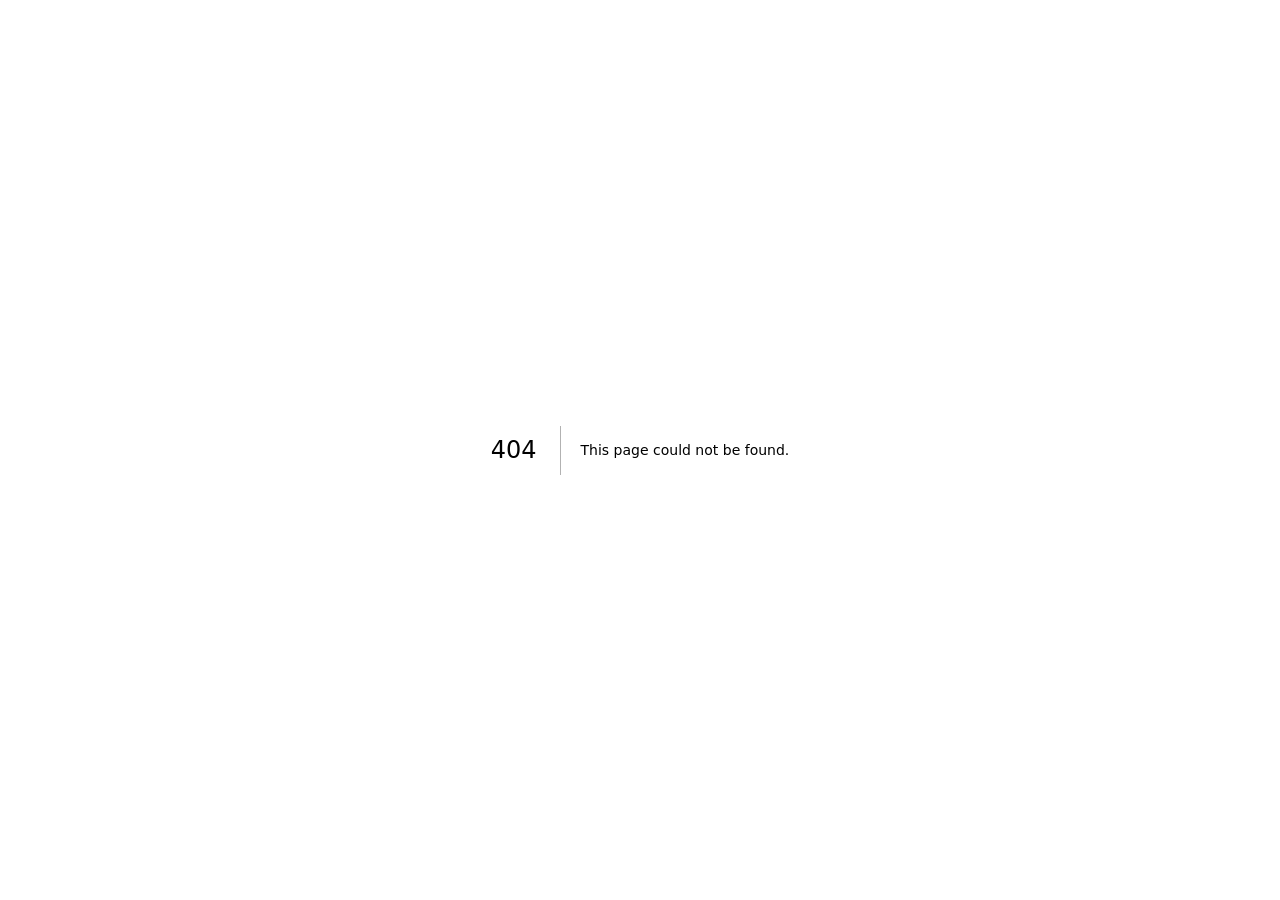
<file: pizza-curry-51/404/index.html>
<!DOCTYPE html><!--a8yOIdrBnA29ROFFSlAlI--><html lang="de" data-type="place"><head><meta charSet="utf-8"/><meta name="viewport" content="width=device-width, initial-scale=1, viewport-fit=cover"/><link rel="stylesheet" href="/pizza-curry-51/_next/static/css/3a72a72bbdc0842e.css" data-precedence="next"/><link rel="preload" as="script" fetchPriority="low" href="/pizza-curry-51/_next/static/chunks/webpack-3c57922ce4fc85c8.js"/><script src="/pizza-curry-51/_next/static/chunks/4bd1b696-c023c6e3521b1417.js" async=""></script><script src="/pizza-curry-51/_next/static/chunks/255-5a8b96035d5d099d.js" async=""></script><script src="/pizza-curry-51/_next/static/chunks/main-app-a1d7b7c2f3cd7271.js" async=""></script><script src="/pizza-curry-51/_next/static/chunks/app/error-0be036b39c440117.js" async=""></script><script src="/pizza-curry-51/_next/static/chunks/app/global-error-3bae8e8a10e9b14e.js" async=""></script><link rel="preload" href="/pizza-curry-51/fonts/serif.woff2" as="font" type="font/woff2" crossorigin=""/><title>404: This page could not be found.</title><meta name="robots" content="noindex"/><meta name="theme-color" content="#0d0a08"/><title>Pizza &amp; Curry 51 – Pizza und indische Küche in Kaufbeuren, auch vegan</title><meta name="description" content="Pizza &amp; Curry 51 in der Kemptener Str. 38, Kaufbeuren: italienische Pizza bis 1 Meter, Curry, Paneer, Biryani und Thali – auch vegan. 10 % Rabatt bei Abholung. Online bestellen oder Telefon 0176 70745599."/><meta name="robots" content="noindex, nofollow"/><link rel="canonical" href="https://monilraval.github.io/pizza-curry-51/"/><meta name="format-detection" content="telephone=no"/><meta property="og:title" content="Pizza &amp; Curry 51 – Pizza und indische Küche in Kaufbeuren, auch vegan"/><meta property="og:description" content="Pizza &amp; Curry 51 in der Kemptener Str. 38, Kaufbeuren: italienische Pizza bis 1 Meter, Curry, Paneer, Biryani und Thali – auch vegan. 10 % Rabatt bei Abholung. Online bestellen oder Telefon 0176 70745599."/><meta property="og:url" content="https://monilraval.github.io/pizza-curry-51/"/><meta property="og:site_name" content="Pizza &amp; Curry 51"/><meta property="og:locale" content="de_DE"/><meta property="og:image" content="https://monilraval.github.io/pizza-curry-51/media/og.jpg"/><meta property="og:image:width" content="1200"/><meta property="og:image:height" content="630"/><meta property="og:image:alt" content="Pizza &amp; Curry 51 – The real taste of India, Kaufbeuren"/><meta property="og:type" content="website"/><meta name="twitter:card" content="summary_large_image"/><meta name="twitter:title" content="Pizza &amp; Curry 51 – Pizza und indische Küche in Kaufbeuren, auch vegan"/><meta name="twitter:description" content="Pizza &amp; Curry 51 in der Kemptener Str. 38, Kaufbeuren: italienische Pizza bis 1 Meter, Curry, Paneer, Biryani und Thali – auch vegan. 10 % Rabatt bei Abholung. Online bestellen oder Telefon 0176 70745599."/><meta name="twitter:image" content="https://monilraval.github.io/pizza-curry-51/media/og.jpg"/><meta name="twitter:image:width" content="1200"/><meta name="twitter:image:height" content="630"/><meta name="twitter:image:alt" content="Pizza &amp; Curry 51 – The real taste of India, Kaufbeuren"/><link rel="icon" href="/pizza-curry-51/favicon.svg" type="image/svg+xml"/><link rel="icon" href="/pizza-curry-51/favicon-32.png" sizes="32x32"/><link rel="apple-touch-icon" href="/pizza-curry-51/apple-touch-icon.png"/><script>(function(){if(typeof Node!=='function'||!Node.prototype)return;var r=Node.prototype.removeChild;Node.prototype.removeChild=function(c){if(c.parentNode!==this){return c}return r.apply(this,arguments)};var i=Node.prototype.insertBefore;Node.prototype.insertBefore=function(n,ref){if(ref&&ref.parentNode!==this){return i.call(this,n,null)}return i.apply(this,arguments)}})();</script><script type="application/ld+json">{"@context":"https://schema.org","@type":"Restaurant","name":"Pizza & Curry 51","slogan":"The real taste of India","telephone":"+4917670745599","servesCuisine":["Indisch","Italienisch","Pizza","Vegan"],"priceRange":"€€","paymentAccepted":"Bargeld, EC-Karte","image":"https://monilraval.github.io/pizza-curry-51/media/og.jpg","address":{"@type":"PostalAddress","streetAddress":"Kemptener Str. 38","postalCode":"87600","addressLocality":"Kaufbeuren","addressRegion":"Bayern","addressCountry":"DE"},"geo":{"@type":"GeoCoordinates","latitude":47.8793195,"longitude":10.6140237},"openingHoursSpecification":[{"@type":"OpeningHoursSpecification","dayOfWeek":"Sunday","opens":"12:00","closes":"23:00"},{"@type":"OpeningHoursSpecification","dayOfWeek":"Monday","opens":"13:00","closes":"23:30"},{"@type":"OpeningHoursSpecification","dayOfWeek":"Tuesday","opens":"13:00","closes":"23:30"},{"@type":"OpeningHoursSpecification","dayOfWeek":"Wednesday","opens":"13:00","closes":"23:30"},{"@type":"OpeningHoursSpecification","dayOfWeek":"Thursday","opens":"13:00","closes":"23:30"},{"@type":"OpeningHoursSpecification","dayOfWeek":"Friday","opens":"13:00","closes":"23:30"},{"@type":"OpeningHoursSpecification","dayOfWeek":"Saturday","opens":"13:00","closes":"23:30"}],"sameAs":["https://www.instagram.com/pizzacurry51_kaufbeuren/"],"hasMap":"https://www.google.com/maps/search/?api=1&query=Pizza%20%26%20Curry%2051%2C%20Kemptener%20Str.%2038%2C%2087600%20Kaufbeuren"}</script><script src="/pizza-curry-51/_next/static/chunks/polyfills-42372ed130431b0a.js" noModule=""></script></head><body><div hidden=""><!--$--><!--/$--></div><div style="font-family:system-ui,&quot;Segoe UI&quot;,Roboto,Helvetica,Arial,sans-serif,&quot;Apple Color Emoji&quot;,&quot;Segoe UI Emoji&quot;;height:100vh;text-align:center;display:flex;flex-direction:column;align-items:center;justify-content:center"><div><style>body{color:#000;background:#fff;margin:0}.next-error-h1{border-right:1px solid rgba(0,0,0,.3)}@media (prefers-color-scheme:dark){body{color:#fff;background:#000}.next-error-h1{border-right:1px solid rgba(255,255,255,.3)}}</style><h1 class="next-error-h1" style="display:inline-block;margin:0 20px 0 0;padding:0 23px 0 0;font-size:24px;font-weight:500;vertical-align:top;line-height:49px">404</h1><div style="display:inline-block"><h2 style="font-size:14px;font-weight:400;line-height:49px;margin:0">This page could not be found.</h2></div></div></div><!--$--><!--/$--><script src="/pizza-curry-51/_next/static/chunks/webpack-3c57922ce4fc85c8.js" id="_R_" async=""></script><script>(self.__next_f=self.__next_f||[]).push([0])</script><script>self.__next_f.push([1,"1:\"$Sreact.fragment\"\n3:I[9766,[],\"\"]\n4:I[9567,[\"39\",\"static/chunks/app/error-0be036b39c440117.js\"],\"default\"]\n5:I[8924,[],\"\"]\n9:I[8731,[\"219\",\"static/chunks/app/global-error-3bae8e8a10e9b14e.js\"],\"default\"]\n:HL[\"/pizza-curry-51/_next/static/css/3a72a72bbdc0842e.css\",\"style\"]\n2:T5b3,"])</script><script>self.__next_f.push([1,"{\"@context\":\"https://schema.org\",\"@type\":\"Restaurant\",\"name\":\"Pizza \u0026 Curry 51\",\"slogan\":\"The real taste of India\",\"telephone\":\"+4917670745599\",\"servesCuisine\":[\"Indisch\",\"Italienisch\",\"Pizza\",\"Vegan\"],\"priceRange\":\"€€\",\"paymentAccepted\":\"Bargeld, EC-Karte\",\"image\":\"https://monilraval.github.io/pizza-curry-51/media/og.jpg\",\"address\":{\"@type\":\"PostalAddress\",\"streetAddress\":\"Kemptener Str. 38\",\"postalCode\":\"87600\",\"addressLocality\":\"Kaufbeuren\",\"addressRegion\":\"Bayern\",\"addressCountry\":\"DE\"},\"geo\":{\"@type\":\"GeoCoordinates\",\"latitude\":47.8793195,\"longitude\":10.6140237},\"openingHoursSpecification\":[{\"@type\":\"OpeningHoursSpecification\",\"dayOfWeek\":\"Sunday\",\"opens\":\"12:00\",\"closes\":\"23:00\"},{\"@type\":\"OpeningHoursSpecification\",\"dayOfWeek\":\"Monday\",\"opens\":\"13:00\",\"closes\":\"23:30\"},{\"@type\":\"OpeningHoursSpecification\",\"dayOfWeek\":\"Tuesday\",\"opens\":\"13:00\",\"closes\":\"23:30\"},{\"@type\":\"OpeningHoursSpecification\",\"dayOfWeek\":\"Wednesday\",\"opens\":\"13:00\",\"closes\":\"23:30\"},{\"@type\":\"OpeningHoursSpecification\",\"dayOfWeek\":\"Thursday\",\"opens\":\"13:00\",\"closes\":\"23:30\"},{\"@type\":\"OpeningHoursSpecification\",\"dayOfWeek\":\"Friday\",\"opens\":\"13:00\",\"closes\":\"23:30\"},{\"@type\":\"OpeningHoursSpecification\",\"dayOfWeek\":\"Saturday\",\"opens\":\"13:00\",\"closes\":\"23:30\"}],\"sameAs\":[\"https://www.instagram.com/pizzacurry51_kaufbeuren/\"],\"hasMap\":\"https://www.google.com/maps/search/?api=1\u0026query=Pizza%20%26%20Curry%2051%2C%20Kemptener%20Str.%2038%2C%2087600%20Kaufbeuren\"}"])</script><script>self.__next_f.push([1,"0:{\"P\":null,\"b\":\"a8yOIdrBnA29ROFFSlAlI\",\"p\":\"/pizza-curry-51\",\"c\":[\"\",\"_not-found\",\"\"],\"i\":false,\"f\":[[[\"\",{\"children\":[\"/_not-found\",{\"children\":[\"__PAGE__\",{}]}]},\"$undefined\",\"$undefined\",true],[\"\",[\"$\",\"$1\",\"c\",{\"children\":[[[\"$\",\"link\",\"0\",{\"rel\":\"stylesheet\",\"href\":\"/pizza-curry-51/_next/static/css/3a72a72bbdc0842e.css\",\"precedence\":\"next\",\"crossOrigin\":\"$undefined\",\"nonce\":\"$undefined\"}]],[\"$\",\"html\",null,{\"lang\":\"de\",\"data-type\":\"place\",\"children\":[[\"$\",\"head\",null,{\"children\":[[\"$\",\"link\",null,{\"rel\":\"preload\",\"href\":\"/pizza-curry-51/fonts/serif.woff2\",\"as\":\"font\",\"type\":\"font/woff2\",\"crossOrigin\":\"\"}],[\"$\",\"script\",null,{\"dangerouslySetInnerHTML\":{\"__html\":\"(function(){if(typeof Node!=='function'||!Node.prototype)return;var r=Node.prototype.removeChild;Node.prototype.removeChild=function(c){if(c.parentNode!==this){return c}return r.apply(this,arguments)};var i=Node.prototype.insertBefore;Node.prototype.insertBefore=function(n,ref){if(ref\u0026\u0026ref.parentNode!==this){return i.call(this,n,null)}return i.apply(this,arguments)}})();\"}}],[\"$\",\"script\",null,{\"type\":\"application/ld+json\",\"dangerouslySetInnerHTML\":{\"__html\":\"$2\"}}]]}],[\"$\",\"body\",null,{\"children\":[\"$\",\"$L3\",null,{\"parallelRouterKey\":\"children\",\"error\":\"$4\",\"errorStyles\":[],\"errorScripts\":[],\"template\":[\"$\",\"$L5\",null,{}],\"templateStyles\":\"$undefined\",\"templateScripts\":\"$undefined\",\"notFound\":\"$undefined\",\"forbidden\":\"$undefined\",\"unauthorized\":\"$undefined\"}]}]]}]]}],{\"children\":[\"/_not-found\",[\"$\",\"$1\",\"c\",{\"children\":[null,[\"$\",\"$L3\",null,{\"parallelRouterKey\":\"children\",\"error\":\"$undefined\",\"errorStyles\":\"$undefined\",\"errorScripts\":\"$undefined\",\"template\":[\"$\",\"$L5\",null,{}],\"templateStyles\":\"$undefined\",\"templateScripts\":\"$undefined\",\"notFound\":\"$undefined\",\"forbidden\":\"$undefined\",\"unauthorized\":\"$undefined\"}]]}],{\"children\":[\"__PAGE__\",[\"$\",\"$1\",\"c\",{\"children\":[[[\"$\",\"title\",null,{\"children\":\"404: This page could not be found.\"}],[\"$\",\"div\",null,{\"style\":{\"fontFamily\":\"system-ui,\\\"Segoe UI\\\",Roboto,Helvetica,Arial,sans-serif,\\\"Apple Color Emoji\\\",\\\"Segoe UI Emoji\\\"\",\"height\":\"100vh\",\"textAlign\":\"center\",\"display\":\"flex\",\"flexDirection\":\"column\",\"alignItems\":\"center\",\"justifyContent\":\"center\"},\"children\":[\"$\",\"div\",null,{\"children\":[[\"$\",\"style\",null,{\"dangerouslySetInnerHTML\":{\"__html\":\"body{color:#000;background:#fff;margin:0}.next-error-h1{border-right:1px solid rgba(0,0,0,.3)}@media (prefers-color-scheme:dark){body{color:#fff;background:#000}.next-error-h1{border-right:1px solid rgba(255,255,255,.3)}}\"}}],[\"$\",\"h1\",null,{\"className\":\"next-error-h1\",\"style\":{\"display\":\"inline-block\",\"margin\":\"0 20px 0 0\",\"padding\":\"0 23px 0 0\",\"fontSize\":24,\"fontWeight\":500,\"verticalAlign\":\"top\",\"lineHeight\":\"49px\"},\"children\":404}],\"$L6\"]}]}]],null,\"$L7\"]}],{},null,false]},null,false]},null,false],\"$L8\",false]],\"m\":\"$undefined\",\"G\":[\"$9\",[]],\"s\":false,\"S\":true}\n"])</script><script>self.__next_f.push([1,"a:I[4431,[],\"OutletBoundary\"]\nc:I[5278,[],\"AsyncMetadataOutlet\"]\ne:I[4431,[],\"ViewportBoundary\"]\n10:I[4431,[],\"MetadataBoundary\"]\n11:\"$Sreact.suspense\"\n6:[\"$\",\"div\",null,{\"style\":{\"display\":\"inline-block\"},\"children\":[\"$\",\"h2\",null,{\"style\":{\"fontSize\":14,\"fontWeight\":400,\"lineHeight\":\"49px\",\"margin\":0},\"children\":\"This page could not be found.\"}]}]\n7:[\"$\",\"$La\",null,{\"children\":[\"$Lb\",[\"$\",\"$Lc\",null,{\"promise\":\"$@d\"}]]}]\n8:[\"$\",\"$1\",\"h\",{\"children\":[[\"$\",\"meta\",null,{\"name\":\"robots\",\"content\":\"noindex\"}],[[\"$\",\"$Le\",null,{\"children\":\"$Lf\"}],null],[\"$\",\"$L10\",null,{\"children\":[\"$\",\"div\",null,{\"hidden\":true,\"children\":[\"$\",\"$11\",null,{\"fallback\":null,\"children\":\"$L12\"}]}]}]]}]\n"])</script><script>self.__next_f.push([1,"f:[[\"$\",\"meta\",\"0\",{\"charSet\":\"utf-8\"}],[\"$\",\"meta\",\"1\",{\"name\":\"viewport\",\"content\":\"width=device-width, initial-scale=1, viewport-fit=cover\"}],[\"$\",\"meta\",\"2\",{\"name\":\"theme-color\",\"content\":\"#0d0a08\"}]]\nb:null\n"])</script><script>self.__next_f.push([1,"13:I[622,[],\"IconMark\"]\n"])</script><script>self.__next_f.push([1,"d:{\"metadata\":[[\"$\",\"title\",\"0\",{\"children\":\"Pizza \u0026 Curry 51 – Pizza und indische Küche in Kaufbeuren, auch vegan\"}],[\"$\",\"meta\",\"1\",{\"name\":\"description\",\"content\":\"Pizza \u0026 Curry 51 in der Kemptener Str. 38, Kaufbeuren: italienische Pizza bis 1 Meter, Curry, Paneer, Biryani und Thali – auch vegan. 10 % Rabatt bei Abholung. Online bestellen oder Telefon 0176 70745599.\"}],[\"$\",\"meta\",\"2\",{\"name\":\"robots\",\"content\":\"noindex, nofollow\"}],[\"$\",\"link\",\"3\",{\"rel\":\"canonical\",\"href\":\"https://monilraval.github.io/pizza-curry-51/\"}],[\"$\",\"meta\",\"4\",{\"name\":\"format-detection\",\"content\":\"telephone=no\"}],[\"$\",\"meta\",\"5\",{\"property\":\"og:title\",\"content\":\"Pizza \u0026 Curry 51 – Pizza und indische Küche in Kaufbeuren, auch vegan\"}],[\"$\",\"meta\",\"6\",{\"property\":\"og:description\",\"content\":\"Pizza \u0026 Curry 51 in der Kemptener Str. 38, Kaufbeuren: italienische Pizza bis 1 Meter, Curry, Paneer, Biryani und Thali – auch vegan. 10 % Rabatt bei Abholung. Online bestellen oder Telefon 0176 70745599.\"}],[\"$\",\"meta\",\"7\",{\"property\":\"og:url\",\"content\":\"https://monilraval.github.io/pizza-curry-51/\"}],[\"$\",\"meta\",\"8\",{\"property\":\"og:site_name\",\"content\":\"Pizza \u0026 Curry 51\"}],[\"$\",\"meta\",\"9\",{\"property\":\"og:locale\",\"content\":\"de_DE\"}],[\"$\",\"meta\",\"10\",{\"property\":\"og:image\",\"content\":\"https://monilraval.github.io/pizza-curry-51/media/og.jpg\"}],[\"$\",\"meta\",\"11\",{\"property\":\"og:image:width\",\"content\":\"1200\"}],[\"$\",\"meta\",\"12\",{\"property\":\"og:image:height\",\"content\":\"630\"}],[\"$\",\"meta\",\"13\",{\"property\":\"og:image:alt\",\"content\":\"Pizza \u0026 Curry 51 – The real taste of India, Kaufbeuren\"}],[\"$\",\"meta\",\"14\",{\"property\":\"og:type\",\"content\":\"website\"}],[\"$\",\"meta\",\"15\",{\"name\":\"twitter:card\",\"content\":\"summary_large_image\"}],[\"$\",\"meta\",\"16\",{\"name\":\"twitter:title\",\"content\":\"Pizza \u0026 Curry 51 – Pizza und indische Küche in Kaufbeuren, auch vegan\"}],[\"$\",\"meta\",\"17\",{\"name\":\"twitter:description\",\"content\":\"Pizza \u0026 Curry 51 in der Kemptener Str. 38, Kaufbeuren: italienische Pizza bis 1 Meter, Curry, Paneer, Biryani und Thali – auch vegan. 10 % Rabatt bei Abholung. Online bestellen oder Telefon 0176 70745599.\"}],[\"$\",\"meta\",\"18\",{\"name\":\"twitter:image\",\"content\":\"https://monilraval.github.io/pizza-curry-51/media/og.jpg\"}],[\"$\",\"meta\",\"19\",{\"name\":\"twitter:image:width\",\"content\":\"1200\"}],[\"$\",\"meta\",\"20\",{\"name\":\"twitter:image:height\",\"content\":\"630\"}],[\"$\",\"meta\",\"21\",{\"name\":\"twitter:image:alt\",\"content\":\"Pizza \u0026 Curry 51 – The real taste of India, Kaufbeuren\"}],[\"$\",\"link\",\"22\",{\"rel\":\"icon\",\"href\":\"/pizza-curry-51/favicon.svg\",\"type\":\"image/svg+xml\"}],[\"$\",\"link\",\"23\",{\"rel\":\"icon\",\"href\":\"/pizza-curry-51/favicon-32.png\",\"sizes\":\"32x32\"}],[\"$\",\"link\",\"24\",{\"rel\":\"apple-touch-icon\",\"href\":\"/pizza-curry-51/apple-touch-icon.png\"}],[\"$\",\"$L13\",\"25\",{}]],\"error\":null,\"digest\":\"$undefined\"}\n"])</script><script>self.__next_f.push([1,"12:\"$d:metadata\"\n"])</script></body></html>
</file>
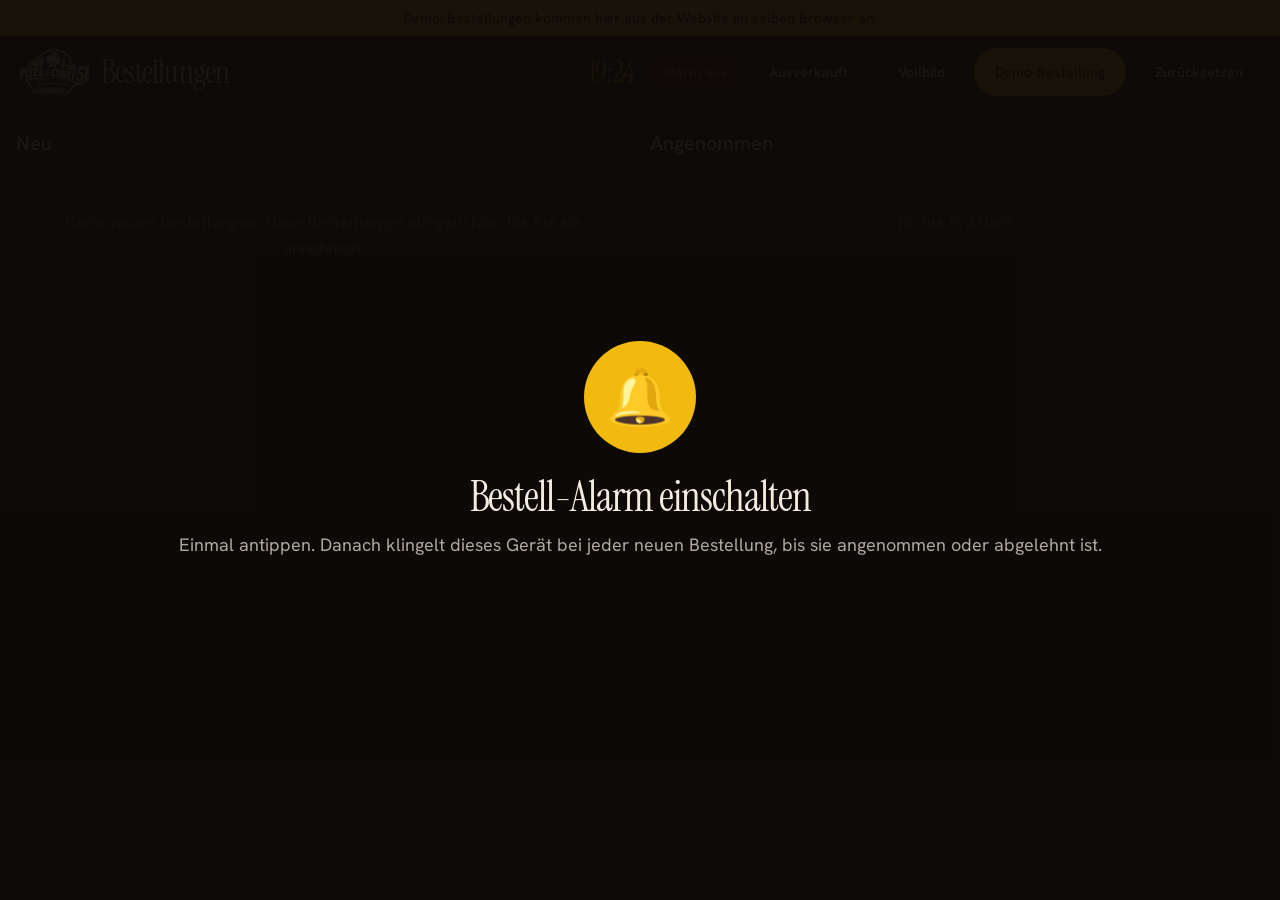
<file: pizza-curry-51/kueche/index.html>
<!DOCTYPE html><!--a8yOIdrBnA29ROFFSlAlI--><html lang="de" data-type="place"><head><meta charSet="utf-8"/><meta name="viewport" content="width=device-width, initial-scale=1, viewport-fit=cover"/><link rel="preload" as="image" href="/pizza-curry-51/brand/logo-360.webp"/><link rel="stylesheet" href="/pizza-curry-51/_next/static/css/3a72a72bbdc0842e.css" data-precedence="next"/><link rel="preload" as="script" fetchPriority="low" href="/pizza-curry-51/_next/static/chunks/webpack-3c57922ce4fc85c8.js"/><script src="/pizza-curry-51/_next/static/chunks/4bd1b696-c023c6e3521b1417.js" async=""></script><script src="/pizza-curry-51/_next/static/chunks/255-5a8b96035d5d099d.js" async=""></script><script src="/pizza-curry-51/_next/static/chunks/main-app-a1d7b7c2f3cd7271.js" async=""></script><script src="/pizza-curry-51/_next/static/chunks/app/error-0be036b39c440117.js" async=""></script><script src="/pizza-curry-51/_next/static/chunks/app/global-error-3bae8e8a10e9b14e.js" async=""></script><script src="/pizza-curry-51/_next/static/chunks/6-f478850c402496b0.js" async=""></script><script src="/pizza-curry-51/_next/static/chunks/838-05d08b7144c327bc.js" async=""></script><script src="/pizza-curry-51/_next/static/chunks/app/kueche/page-c40a5508adc1ad97.js" async=""></script><link rel="preload" href="/pizza-curry-51/fonts/serif.woff2" as="font" type="font/woff2" crossorigin=""/><meta name="theme-color" content="#0d0a08"/><title>Bestellungen – Pizza &amp; Curry 51</title><meta name="description" content="Pizza &amp; Curry 51 in der Kemptener Str. 38, Kaufbeuren: italienische Pizza bis 1 Meter, Curry, Paneer, Biryani und Thali – auch vegan. 10 % Rabatt bei Abholung. Online bestellen oder Telefon 0176 70745599."/><link rel="manifest" href="/pizza-curry-51/kueche.webmanifest"/><meta name="robots" content="noindex, nofollow"/><link rel="canonical" href="https://monilraval.github.io/pizza-curry-51/"/><meta name="format-detection" content="telephone=no"/><meta property="og:title" content="Pizza &amp; Curry 51 – Pizza und indische Küche in Kaufbeuren, auch vegan"/><meta property="og:description" content="Pizza &amp; Curry 51 in der Kemptener Str. 38, Kaufbeuren: italienische Pizza bis 1 Meter, Curry, Paneer, Biryani und Thali – auch vegan. 10 % Rabatt bei Abholung. Online bestellen oder Telefon 0176 70745599."/><meta property="og:url" content="https://monilraval.github.io/pizza-curry-51/"/><meta property="og:site_name" content="Pizza &amp; Curry 51"/><meta property="og:locale" content="de_DE"/><meta property="og:image" content="https://monilraval.github.io/pizza-curry-51/media/og.jpg"/><meta property="og:image:width" content="1200"/><meta property="og:image:height" content="630"/><meta property="og:image:alt" content="Pizza &amp; Curry 51 – The real taste of India, Kaufbeuren"/><meta property="og:type" content="website"/><meta name="twitter:card" content="summary_large_image"/><meta name="twitter:title" content="Pizza &amp; Curry 51 – Pizza und indische Küche in Kaufbeuren, auch vegan"/><meta name="twitter:description" content="Pizza &amp; Curry 51 in der Kemptener Str. 38, Kaufbeuren: italienische Pizza bis 1 Meter, Curry, Paneer, Biryani und Thali – auch vegan. 10 % Rabatt bei Abholung. Online bestellen oder Telefon 0176 70745599."/><meta name="twitter:image" content="https://monilraval.github.io/pizza-curry-51/media/og.jpg"/><meta name="twitter:image:width" content="1200"/><meta name="twitter:image:height" content="630"/><meta name="twitter:image:alt" content="Pizza &amp; Curry 51 – The real taste of India, Kaufbeuren"/><link rel="icon" href="/pizza-curry-51/favicon.svg" type="image/svg+xml"/><link rel="icon" href="/pizza-curry-51/favicon-32.png" sizes="32x32"/><link rel="apple-touch-icon" href="/pizza-curry-51/apple-touch-icon.png"/><script>(function(){if(typeof Node!=='function'||!Node.prototype)return;var r=Node.prototype.removeChild;Node.prototype.removeChild=function(c){if(c.parentNode!==this){return c}return r.apply(this,arguments)};var i=Node.prototype.insertBefore;Node.prototype.insertBefore=function(n,ref){if(ref&&ref.parentNode!==this){return i.call(this,n,null)}return i.apply(this,arguments)}})();</script><script type="application/ld+json">{"@context":"https://schema.org","@type":"Restaurant","name":"Pizza & Curry 51","slogan":"The real taste of India","telephone":"+4917670745599","servesCuisine":["Indisch","Italienisch","Pizza","Vegan"],"priceRange":"€€","paymentAccepted":"Bargeld, EC-Karte","image":"https://monilraval.github.io/pizza-curry-51/media/og.jpg","address":{"@type":"PostalAddress","streetAddress":"Kemptener Str. 38","postalCode":"87600","addressLocality":"Kaufbeuren","addressRegion":"Bayern","addressCountry":"DE"},"geo":{"@type":"GeoCoordinates","latitude":47.8793195,"longitude":10.6140237},"openingHoursSpecification":[{"@type":"OpeningHoursSpecification","dayOfWeek":"Sunday","opens":"12:00","closes":"23:00"},{"@type":"OpeningHoursSpecification","dayOfWeek":"Monday","opens":"13:00","closes":"23:30"},{"@type":"OpeningHoursSpecification","dayOfWeek":"Tuesday","opens":"13:00","closes":"23:30"},{"@type":"OpeningHoursSpecification","dayOfWeek":"Wednesday","opens":"13:00","closes":"23:30"},{"@type":"OpeningHoursSpecification","dayOfWeek":"Thursday","opens":"13:00","closes":"23:30"},{"@type":"OpeningHoursSpecification","dayOfWeek":"Friday","opens":"13:00","closes":"23:30"},{"@type":"OpeningHoursSpecification","dayOfWeek":"Saturday","opens":"13:00","closes":"23:30"}],"sameAs":["https://www.instagram.com/pizzacurry51_kaufbeuren/"],"hasMap":"https://www.google.com/maps/search/?api=1&query=Pizza%20%26%20Curry%2051%2C%20Kemptener%20Str.%2038%2C%2087600%20Kaufbeuren"}</script><script src="/pizza-curry-51/_next/static/chunks/polyfills-42372ed130431b0a.js" noModule=""></script></head><body><div hidden=""><!--$--><!--/$--></div><div class="min-h-screen text-cream transition-colors bg-ink"><div class="bg-turmeric px-4 py-2 text-center text-sm font-semibold text-ink">Demo: Bestellungen kommen hier aus der Website im selben Browser an.</div><button type="button" class="fixed inset-0 z-40 grid place-items-center bg-ink/95 p-6 text-center"><span><span class="mx-auto grid h-28 w-28 place-items-center rounded-full bg-turmeric text-[3.4rem] text-ink">🔔</span><span class="display mt-6 block text-[2.6rem] leading-none">Bestell-Alarm einschalten</span><span class="mt-3 block text-lg text-cream/70">Einmal antippen. Danach klingelt dieses Gerät bei jeder neuen Bestellung, bis sie angenommen oder abgelehnt ist.</span></span></button><header class="border-b rule"><div class="mx-auto flex max-w-[1500px] flex-wrap items-center justify-between gap-3 px-4 py-3"><div class="flex items-center gap-3"><img src="/pizza-curry-51/brand/logo-360.webp" alt="Pizza &amp; Curry 51" width="90" height="58" class="h-[46px] w-auto"/><h1 class="display text-[2rem] leading-none">Bestellungen</h1></div><div class="flex flex-wrap items-center gap-2"><span class="display num mr-2 text-[1.9rem] text-turmeric">12:54</span><span class="rounded-full px-3 py-1.5 text-sm font-semibold bg-chili/20 text-chili">Alarm aus</span><button type="button" class="btn !min-h-[48px] text-sm btn-glass glass">Ausverkauft</button><button type="button" class="btn btn-glass glass !min-h-[48px] text-sm">Vollbild</button><button type="button" class="btn btn-sun !min-h-[48px] text-sm">Demo-Bestellung</button><button type="button" class="btn btn-glass glass !min-h-[48px] text-sm">Zurücksetzen</button></div></div></header><main class="mx-auto grid max-w-[1500px] gap-5 px-4 py-5 lg:grid-cols-2"><section aria-labelledby="h-neu"><h2 id="h-neu" class="mb-3 flex items-center gap-2 text-xl font-semibold">Neu </h2><ul class="space-y-3"></ul><p class="rounded-[20px] bg-white/[.03] px-5 py-10 text-center text-cream/45">Keine neuen Bestellungen. Neue Bestellungen klingeln hier, bis Sie sie annehmen.</p></section><section aria-labelledby="h-arbeit"><h2 id="h-arbeit" class="mb-3 flex items-center gap-2 text-xl font-semibold">Angenommen </h2><ul class="space-y-3"></ul><p class="rounded-[20px] bg-white/[.03] px-5 py-10 text-center text-cream/45">Nichts in Arbeit.</p></section></main></div><!--$--><!--/$--><script src="/pizza-curry-51/_next/static/chunks/webpack-3c57922ce4fc85c8.js" id="_R_" async=""></script><script>(self.__next_f=self.__next_f||[]).push([0])</script><script>self.__next_f.push([1,"1:\"$Sreact.fragment\"\n3:I[9766,[],\"\"]\n4:I[9567,[\"39\",\"static/chunks/app/error-0be036b39c440117.js\"],\"default\"]\n5:I[8924,[],\"\"]\n9:I[8731,[\"219\",\"static/chunks/app/global-error-3bae8e8a10e9b14e.js\"],\"default\"]\n:HL[\"/pizza-curry-51/_next/static/css/3a72a72bbdc0842e.css\",\"style\"]\n2:T5b3,"])</script><script>self.__next_f.push([1,"{\"@context\":\"https://schema.org\",\"@type\":\"Restaurant\",\"name\":\"Pizza \u0026 Curry 51\",\"slogan\":\"The real taste of India\",\"telephone\":\"+4917670745599\",\"servesCuisine\":[\"Indisch\",\"Italienisch\",\"Pizza\",\"Vegan\"],\"priceRange\":\"€€\",\"paymentAccepted\":\"Bargeld, EC-Karte\",\"image\":\"https://monilraval.github.io/pizza-curry-51/media/og.jpg\",\"address\":{\"@type\":\"PostalAddress\",\"streetAddress\":\"Kemptener Str. 38\",\"postalCode\":\"87600\",\"addressLocality\":\"Kaufbeuren\",\"addressRegion\":\"Bayern\",\"addressCountry\":\"DE\"},\"geo\":{\"@type\":\"GeoCoordinates\",\"latitude\":47.8793195,\"longitude\":10.6140237},\"openingHoursSpecification\":[{\"@type\":\"OpeningHoursSpecification\",\"dayOfWeek\":\"Sunday\",\"opens\":\"12:00\",\"closes\":\"23:00\"},{\"@type\":\"OpeningHoursSpecification\",\"dayOfWeek\":\"Monday\",\"opens\":\"13:00\",\"closes\":\"23:30\"},{\"@type\":\"OpeningHoursSpecification\",\"dayOfWeek\":\"Tuesday\",\"opens\":\"13:00\",\"closes\":\"23:30\"},{\"@type\":\"OpeningHoursSpecification\",\"dayOfWeek\":\"Wednesday\",\"opens\":\"13:00\",\"closes\":\"23:30\"},{\"@type\":\"OpeningHoursSpecification\",\"dayOfWeek\":\"Thursday\",\"opens\":\"13:00\",\"closes\":\"23:30\"},{\"@type\":\"OpeningHoursSpecification\",\"dayOfWeek\":\"Friday\",\"opens\":\"13:00\",\"closes\":\"23:30\"},{\"@type\":\"OpeningHoursSpecification\",\"dayOfWeek\":\"Saturday\",\"opens\":\"13:00\",\"closes\":\"23:30\"}],\"sameAs\":[\"https://www.instagram.com/pizzacurry51_kaufbeuren/\"],\"hasMap\":\"https://www.google.com/maps/search/?api=1\u0026query=Pizza%20%26%20Curry%2051%2C%20Kemptener%20Str.%2038%2C%2087600%20Kaufbeuren\"}"])</script><script>self.__next_f.push([1,"0:{\"P\":null,\"b\":\"a8yOIdrBnA29ROFFSlAlI\",\"p\":\"/pizza-curry-51\",\"c\":[\"\",\"kueche\",\"\"],\"i\":false,\"f\":[[[\"\",{\"children\":[\"kueche\",{\"children\":[\"__PAGE__\",{}]}]},\"$undefined\",\"$undefined\",true],[\"\",[\"$\",\"$1\",\"c\",{\"children\":[[[\"$\",\"link\",\"0\",{\"rel\":\"stylesheet\",\"href\":\"/pizza-curry-51/_next/static/css/3a72a72bbdc0842e.css\",\"precedence\":\"next\",\"crossOrigin\":\"$undefined\",\"nonce\":\"$undefined\"}]],[\"$\",\"html\",null,{\"lang\":\"de\",\"data-type\":\"place\",\"children\":[[\"$\",\"head\",null,{\"children\":[[\"$\",\"link\",null,{\"rel\":\"preload\",\"href\":\"/pizza-curry-51/fonts/serif.woff2\",\"as\":\"font\",\"type\":\"font/woff2\",\"crossOrigin\":\"\"}],[\"$\",\"script\",null,{\"dangerouslySetInnerHTML\":{\"__html\":\"(function(){if(typeof Node!=='function'||!Node.prototype)return;var r=Node.prototype.removeChild;Node.prototype.removeChild=function(c){if(c.parentNode!==this){return c}return r.apply(this,arguments)};var i=Node.prototype.insertBefore;Node.prototype.insertBefore=function(n,ref){if(ref\u0026\u0026ref.parentNode!==this){return i.call(this,n,null)}return i.apply(this,arguments)}})();\"}}],[\"$\",\"script\",null,{\"type\":\"application/ld+json\",\"dangerouslySetInnerHTML\":{\"__html\":\"$2\"}}]]}],[\"$\",\"body\",null,{\"children\":[\"$\",\"$L3\",null,{\"parallelRouterKey\":\"children\",\"error\":\"$4\",\"errorStyles\":[],\"errorScripts\":[],\"template\":[\"$\",\"$L5\",null,{}],\"templateStyles\":\"$undefined\",\"templateScripts\":\"$undefined\",\"notFound\":[[[\"$\",\"title\",null,{\"children\":\"404: This page could not be found.\"}],[\"$\",\"div\",null,{\"style\":{\"fontFamily\":\"system-ui,\\\"Segoe UI\\\",Roboto,Helvetica,Arial,sans-serif,\\\"Apple Color Emoji\\\",\\\"Segoe UI Emoji\\\"\",\"height\":\"100vh\",\"textAlign\":\"center\",\"display\":\"flex\",\"flexDirection\":\"column\",\"alignItems\":\"center\",\"justifyContent\":\"center\"},\"children\":[\"$\",\"div\",null,{\"children\":[[\"$\",\"style\",null,{\"dangerouslySetInnerHTML\":{\"__html\":\"body{color:#000;background:#fff;margin:0}.next-error-h1{border-right:1px solid rgba(0,0,0,.3)}@media (prefers-color-scheme:dark){body{color:#fff;background:#000}.next-error-h1{border-right:1px solid rgba(255,255,255,.3)}}\"}}],[\"$\",\"h1\",null,{\"className\":\"next-error-h1\",\"style\":{\"display\":\"inline-block\",\"margin\":\"0 20px 0 0\",\"padding\":\"0 23px 0 0\",\"fontSize\":24,\"fontWeight\":500,\"verticalAlign\":\"top\",\"lineHeight\":\"49px\"},\"children\":404}],[\"$\",\"div\",null,{\"style\":{\"display\":\"inline-block\"},\"children\":[\"$\",\"h2\",null,{\"style\":{\"fontSize\":14,\"fontWeight\":400,\"lineHeight\":\"49px\",\"margin\":0},\"children\":\"This page could not be found.\"}]}]]}]}]],[]],\"forbidden\":\"$undefined\",\"unauthorized\":\"$undefined\"}]}]]}]]}],{\"children\":[\"kueche\",\"$L6\",{\"children\":[\"__PAGE__\",\"$L7\",{},null,false]},null,false]},null,false],\"$L8\",false]],\"m\":\"$undefined\",\"G\":[\"$9\",[]],\"s\":false,\"S\":true}\n"])</script><script>self.__next_f.push([1,"a:I[2858,[\"6\",\"static/chunks/6-f478850c402496b0.js\",\"838\",\"static/chunks/838-05d08b7144c327bc.js\",\"992\",\"static/chunks/app/kueche/page-c40a5508adc1ad97.js\"],\"default\"]\nb:I[4431,[],\"OutletBoundary\"]\nd:I[5278,[],\"AsyncMetadataOutlet\"]\nf:I[4431,[],\"ViewportBoundary\"]\n11:I[4431,[],\"MetadataBoundary\"]\n12:\"$Sreact.suspense\"\n6:[\"$\",\"$1\",\"c\",{\"children\":[null,[\"$\",\"$L3\",null,{\"parallelRouterKey\":\"children\",\"error\":\"$undefined\",\"errorStyles\":\"$undefined\",\"errorScripts\":\"$undefined\",\"template\":[\"$\",\"$L5\",null,{}],\"templateStyles\":\"$undefined\",\"templateScripts\":\"$undefined\",\"notFound\":\"$undefined\",\"forbidden\":\"$undefined\",\"unauthorized\":\"$undefined\"}]]}]\n7:[\"$\",\"$1\",\"c\",{\"children\":[[\"$\",\"$La\",null,{}],null,[\"$\",\"$Lb\",null,{\"children\":[\"$Lc\",[\"$\",\"$Ld\",null,{\"promise\":\"$@e\"}]]}]]}]\n8:[\"$\",\"$1\",\"h\",{\"children\":[null,[[\"$\",\"$Lf\",null,{\"children\":\"$L10\"}],null],[\"$\",\"$L11\",null,{\"children\":[\"$\",\"div\",null,{\"hidden\":true,\"children\":[\"$\",\"$12\",null,{\"fallback\":null,\"children\":\"$L13\"}]}]}]]}]\n"])</script><script>self.__next_f.push([1,"10:[[\"$\",\"meta\",\"0\",{\"charSet\":\"utf-8\"}],[\"$\",\"meta\",\"1\",{\"name\":\"viewport\",\"content\":\"width=device-width, initial-scale=1, viewport-fit=cover\"}],[\"$\",\"meta\",\"2\",{\"name\":\"theme-color\",\"content\":\"#0d0a08\"}]]\nc:null\n"])</script><script>self.__next_f.push([1,"14:I[622,[],\"IconMark\"]\n"])</script><script>self.__next_f.push([1,"e:{\"metadata\":[[\"$\",\"title\",\"0\",{\"children\":\"Bestellungen – Pizza \u0026 Curry 51\"}],[\"$\",\"meta\",\"1\",{\"name\":\"description\",\"content\":\"Pizza \u0026 Curry 51 in der Kemptener Str. 38, Kaufbeuren: italienische Pizza bis 1 Meter, Curry, Paneer, Biryani und Thali – auch vegan. 10 % Rabatt bei Abholung. Online bestellen oder Telefon 0176 70745599.\"}],[\"$\",\"link\",\"2\",{\"rel\":\"manifest\",\"href\":\"/pizza-curry-51/kueche.webmanifest\",\"crossOrigin\":\"$undefined\"}],[\"$\",\"meta\",\"3\",{\"name\":\"robots\",\"content\":\"noindex, nofollow\"}],[\"$\",\"link\",\"4\",{\"rel\":\"canonical\",\"href\":\"https://monilraval.github.io/pizza-curry-51/\"}],[\"$\",\"meta\",\"5\",{\"name\":\"format-detection\",\"content\":\"telephone=no\"}],[\"$\",\"meta\",\"6\",{\"property\":\"og:title\",\"content\":\"Pizza \u0026 Curry 51 – Pizza und indische Küche in Kaufbeuren, auch vegan\"}],[\"$\",\"meta\",\"7\",{\"property\":\"og:description\",\"content\":\"Pizza \u0026 Curry 51 in der Kemptener Str. 38, Kaufbeuren: italienische Pizza bis 1 Meter, Curry, Paneer, Biryani und Thali – auch vegan. 10 % Rabatt bei Abholung. Online bestellen oder Telefon 0176 70745599.\"}],[\"$\",\"meta\",\"8\",{\"property\":\"og:url\",\"content\":\"https://monilraval.github.io/pizza-curry-51/\"}],[\"$\",\"meta\",\"9\",{\"property\":\"og:site_name\",\"content\":\"Pizza \u0026 Curry 51\"}],[\"$\",\"meta\",\"10\",{\"property\":\"og:locale\",\"content\":\"de_DE\"}],[\"$\",\"meta\",\"11\",{\"property\":\"og:image\",\"content\":\"https://monilraval.github.io/pizza-curry-51/media/og.jpg\"}],[\"$\",\"meta\",\"12\",{\"property\":\"og:image:width\",\"content\":\"1200\"}],[\"$\",\"meta\",\"13\",{\"property\":\"og:image:height\",\"content\":\"630\"}],[\"$\",\"meta\",\"14\",{\"property\":\"og:image:alt\",\"content\":\"Pizza \u0026 Curry 51 – The real taste of India, Kaufbeuren\"}],[\"$\",\"meta\",\"15\",{\"property\":\"og:type\",\"content\":\"website\"}],[\"$\",\"meta\",\"16\",{\"name\":\"twitter:card\",\"content\":\"summary_large_image\"}],[\"$\",\"meta\",\"17\",{\"name\":\"twitter:title\",\"content\":\"Pizza \u0026 Curry 51 – Pizza und indische Küche in Kaufbeuren, auch vegan\"}],[\"$\",\"meta\",\"18\",{\"name\":\"twitter:description\",\"content\":\"Pizza \u0026 Curry 51 in der Kemptener Str. 38, Kaufbeuren: italienische Pizza bis 1 Meter, Curry, Paneer, Biryani und Thali – auch vegan. 10 % Rabatt bei Abholung. Online bestellen oder Telefon 0176 70745599.\"}],[\"$\",\"meta\",\"19\",{\"name\":\"twitter:image\",\"content\":\"https://monilraval.github.io/pizza-curry-51/media/og.jpg\"}],[\"$\",\"meta\",\"20\",{\"name\":\"twitter:image:width\",\"content\":\"1200\"}],[\"$\",\"meta\",\"21\",{\"name\":\"twitter:image:height\",\"content\":\"630\"}],[\"$\",\"meta\",\"22\",{\"name\":\"twitter:image:alt\",\"content\":\"Pizza \u0026 Curry 51 – The real taste of India, Kaufbeuren\"}],[\"$\",\"link\",\"23\",{\"rel\":\"icon\",\"href\":\"/pizza-curry-51/favicon.svg\",\"type\":\"image/svg+xml\"}],[\"$\",\"link\",\"24\",{\"rel\":\"icon\",\"href\":\"/pizza-curry-51/favicon-32.png\",\"sizes\":\"32x32\"}],[\"$\",\"link\",\"25\",{\"rel\":\"apple-touch-icon\",\"href\":\"/pizza-curry-51/apple-touch-icon.png\"}],[\"$\",\"$L14\",\"26\",{}]],\"error\":null,\"digest\":\"$undefined\"}\n"])</script><script>self.__next_f.push([1,"13:\"$e:metadata\"\n"])</script></body></html>
</file>
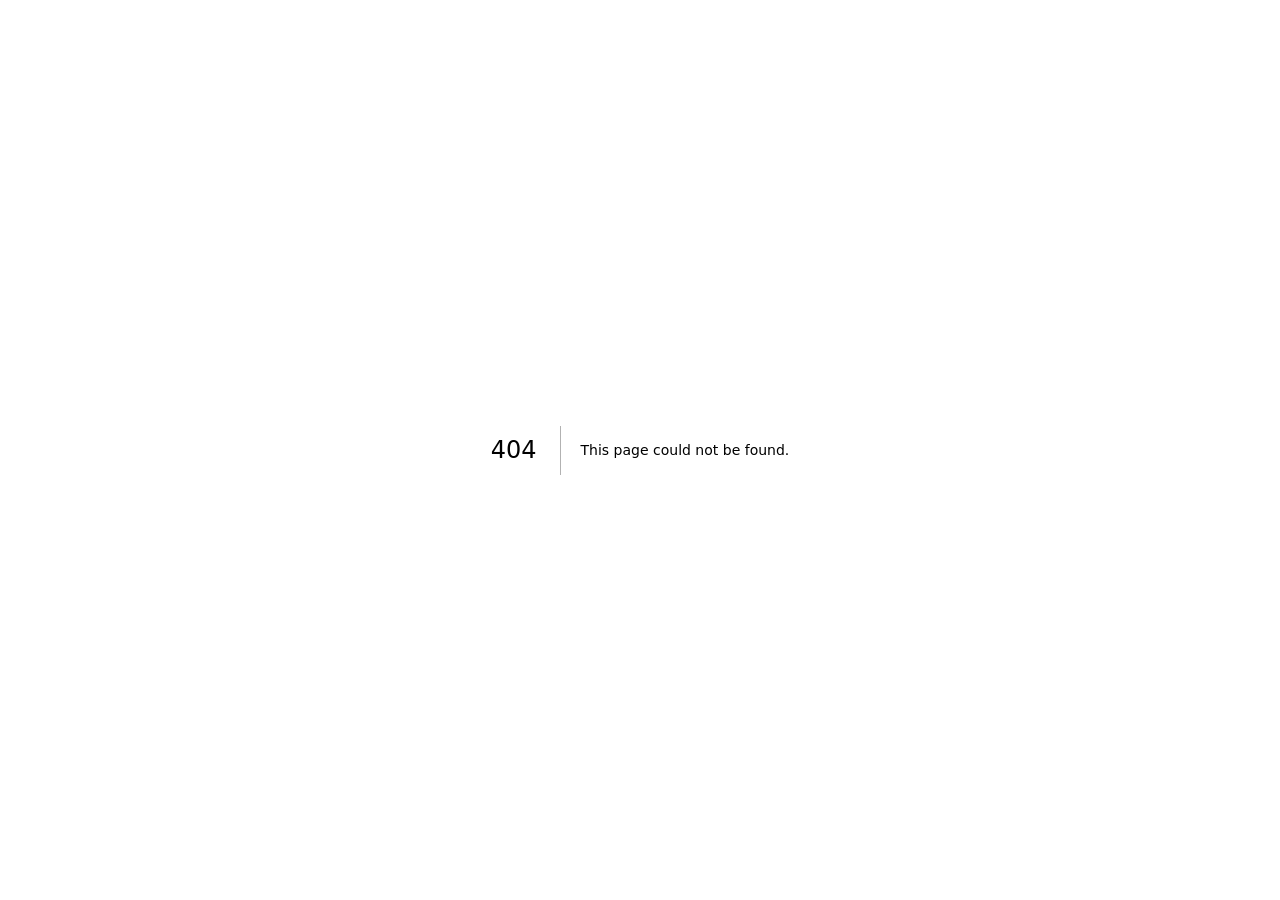
<file: zum-haering/404/index.html>
<!DOCTYPE html><!--s3fz3Fe_hjph1eOtr1xu_--><html lang="de"><head><meta charSet="utf-8"/><meta name="viewport" content="width=device-width, initial-scale=1, viewport-fit=cover"/><link rel="stylesheet" href="/zum-haering/_next/static/css/8a053fa449417e5f.css" data-precedence="next"/><link rel="preload" as="script" fetchPriority="low" href="/zum-haering/_next/static/chunks/webpack-77ad92748cfcaa52.js"/><script src="/zum-haering/_next/static/chunks/4bd1b696-c023c6e3521b1417.js" async=""></script><script src="/zum-haering/_next/static/chunks/255-56f49752584d9c43.js" async=""></script><script src="/zum-haering/_next/static/chunks/main-app-6044104389a479ce.js" async=""></script><link rel="preload" href="/zum-haering/media/photos/platter.jpg" as="image" fetchPriority="high"/><link rel="preload" href="/zum-haering/fonts/serif.woff2" as="font" type="font/woff2" crossorigin=""/><title>404: This page could not be found.</title><meta name="robots" content="noindex"/><meta name="theme-color" content="#0a1220"/><title>Gaststätte Zum Häring – Kroatische Grillküche &amp; Biergarten in Kaufbeuren</title><meta name="description" content="Gaststätte Zum Häring am Kemptener Tor 9 in Kaufbeuren: Ćevapčići, Grillteller, Schnitzel, Pizza und Salatbuffet. Biergarten unter der Stadtmauer. 4,7 Sterne bei über 1.300 Google-Bewertungen. Tel. 08341 2895."/><meta name="robots" content="noindex, nofollow"/><link rel="canonical" href="https://monilraval.github.io/zum-haering/"/><meta name="format-detection" content="telephone=no"/><meta property="og:title" content="Gaststätte Zum Häring – Kroatische Grillküche &amp; Biergarten in Kaufbeuren"/><meta property="og:description" content="Gaststätte Zum Häring am Kemptener Tor 9 in Kaufbeuren: Ćevapčići, Grillteller, Schnitzel, Pizza und Salatbuffet. Biergarten unter der Stadtmauer. 4,7 Sterne bei über 1.300 Google-Bewertungen. Tel. 08341 2895."/><meta property="og:url" content="https://monilraval.github.io/zum-haering/"/><meta property="og:site_name" content="Gaststätte Zum Häring"/><meta property="og:locale" content="de_DE"/><meta property="og:image" content="https://monilraval.github.io/zum-haering/media/og.jpg"/><meta property="og:image:width" content="1200"/><meta property="og:image:height" content="630"/><meta property="og:image:alt" content="Gaststätte Zum Häring – Kroatische Grillküche am Kemptener Tor, Kaufbeuren"/><meta property="og:type" content="website"/><meta name="twitter:card" content="summary_large_image"/><meta name="twitter:title" content="Gaststätte Zum Häring – Kroatische Grillküche &amp; Biergarten in Kaufbeuren"/><meta name="twitter:description" content="Gaststätte Zum Häring am Kemptener Tor 9 in Kaufbeuren: Ćevapčići, Grillteller, Schnitzel, Pizza und Salatbuffet. Biergarten unter der Stadtmauer. 4,7 Sterne bei über 1.300 Google-Bewertungen. Tel. 08341 2895."/><meta name="twitter:image" content="https://monilraval.github.io/zum-haering/media/og.jpg"/><meta name="twitter:image:width" content="1200"/><meta name="twitter:image:height" content="630"/><meta name="twitter:image:alt" content="Gaststätte Zum Häring – Kroatische Grillküche am Kemptener Tor, Kaufbeuren"/><link rel="icon" href="/zum-haering/favicon.svg" type="image/svg+xml"/><link rel="icon" href="/zum-haering/favicon-32.png" sizes="32x32"/><link rel="apple-touch-icon" href="/zum-haering/apple-touch-icon.png"/><script type="application/ld+json">{"@context":"https://schema.org","@type":"Restaurant","name":"Gaststätte Zum Häring","telephone":"+4983412895","servesCuisine":["Kroatisch","Grill","Pizza"],"priceRange":"€€","image":"https://monilraval.github.io/zum-haering/media/og.jpg","address":{"@type":"PostalAddress","streetAddress":"Kemptener Tor 9","postalCode":"87600","addressLocality":"Kaufbeuren","addressRegion":"Bayern","addressCountry":"DE"},"geo":{"@type":"GeoCoordinates","latitude":47.881783,"longitude":10.616708},"openingHoursSpecification":[{"@type":"OpeningHoursSpecification","dayOfWeek":"Sunday","opens":"11:30","closes":"14:00"},{"@type":"OpeningHoursSpecification","dayOfWeek":"Sunday","opens":"17:30","closes":"22:00"},{"@type":"OpeningHoursSpecification","dayOfWeek":"Tuesday","opens":"11:30","closes":"14:00"},{"@type":"OpeningHoursSpecification","dayOfWeek":"Tuesday","opens":"17:30","closes":"22:30"},{"@type":"OpeningHoursSpecification","dayOfWeek":"Wednesday","opens":"11:30","closes":"14:00"},{"@type":"OpeningHoursSpecification","dayOfWeek":"Wednesday","opens":"17:30","closes":"22:30"},{"@type":"OpeningHoursSpecification","dayOfWeek":"Thursday","opens":"11:30","closes":"14:00"},{"@type":"OpeningHoursSpecification","dayOfWeek":"Thursday","opens":"17:30","closes":"22:30"},{"@type":"OpeningHoursSpecification","dayOfWeek":"Friday","opens":"11:30","closes":"14:00"},{"@type":"OpeningHoursSpecification","dayOfWeek":"Friday","opens":"17:30","closes":"22:30"},{"@type":"OpeningHoursSpecification","dayOfWeek":"Saturday","opens":"11:30","closes":"14:00"},{"@type":"OpeningHoursSpecification","dayOfWeek":"Saturday","opens":"17:30","closes":"22:30"}],"hasMap":"https://www.google.com/maps/search/?api=1&query=Gastst%C3%A4tte%20Zum%20H%C3%A4ring%20Kaufbeuren"}</script><script src="/zum-haering/_next/static/chunks/polyfills-42372ed130431b0a.js" noModule=""></script></head><body><div hidden=""><!--$--><!--/$--></div><div style="font-family:system-ui,&quot;Segoe UI&quot;,Roboto,Helvetica,Arial,sans-serif,&quot;Apple Color Emoji&quot;,&quot;Segoe UI Emoji&quot;;height:100vh;text-align:center;display:flex;flex-direction:column;align-items:center;justify-content:center"><div><style>body{color:#000;background:#fff;margin:0}.next-error-h1{border-right:1px solid rgba(0,0,0,.3)}@media (prefers-color-scheme:dark){body{color:#fff;background:#000}.next-error-h1{border-right:1px solid rgba(255,255,255,.3)}}</style><h1 class="next-error-h1" style="display:inline-block;margin:0 20px 0 0;padding:0 23px 0 0;font-size:24px;font-weight:500;vertical-align:top;line-height:49px">404</h1><div style="display:inline-block"><h2 style="font-size:14px;font-weight:400;line-height:49px;margin:0">This page could not be found.</h2></div></div></div><!--$--><!--/$--><script src="/zum-haering/_next/static/chunks/webpack-77ad92748cfcaa52.js" id="_R_" async=""></script><script>(self.__next_f=self.__next_f||[]).push([0])</script><script>self.__next_f.push([1,"1:\"$Sreact.fragment\"\n3:I[9766,[],\"\"]\n4:I[8924,[],\"\"]\n8:I[7150,[],\"\"]\n:HL[\"/zum-haering/_next/static/css/8a053fa449417e5f.css\",\"style\"]\n2:T6d4,"])</script><script>self.__next_f.push([1,"{\"@context\":\"https://schema.org\",\"@type\":\"Restaurant\",\"name\":\"Gaststätte Zum Häring\",\"telephone\":\"+4983412895\",\"servesCuisine\":[\"Kroatisch\",\"Grill\",\"Pizza\"],\"priceRange\":\"€€\",\"image\":\"https://monilraval.github.io/zum-haering/media/og.jpg\",\"address\":{\"@type\":\"PostalAddress\",\"streetAddress\":\"Kemptener Tor 9\",\"postalCode\":\"87600\",\"addressLocality\":\"Kaufbeuren\",\"addressRegion\":\"Bayern\",\"addressCountry\":\"DE\"},\"geo\":{\"@type\":\"GeoCoordinates\",\"latitude\":47.881783,\"longitude\":10.616708},\"openingHoursSpecification\":[{\"@type\":\"OpeningHoursSpecification\",\"dayOfWeek\":\"Sunday\",\"opens\":\"11:30\",\"closes\":\"14:00\"},{\"@type\":\"OpeningHoursSpecification\",\"dayOfWeek\":\"Sunday\",\"opens\":\"17:30\",\"closes\":\"22:00\"},{\"@type\":\"OpeningHoursSpecification\",\"dayOfWeek\":\"Tuesday\",\"opens\":\"11:30\",\"closes\":\"14:00\"},{\"@type\":\"OpeningHoursSpecification\",\"dayOfWeek\":\"Tuesday\",\"opens\":\"17:30\",\"closes\":\"22:30\"},{\"@type\":\"OpeningHoursSpecification\",\"dayOfWeek\":\"Wednesday\",\"opens\":\"11:30\",\"closes\":\"14:00\"},{\"@type\":\"OpeningHoursSpecification\",\"dayOfWeek\":\"Wednesday\",\"opens\":\"17:30\",\"closes\":\"22:30\"},{\"@type\":\"OpeningHoursSpecification\",\"dayOfWeek\":\"Thursday\",\"opens\":\"11:30\",\"closes\":\"14:00\"},{\"@type\":\"OpeningHoursSpecification\",\"dayOfWeek\":\"Thursday\",\"opens\":\"17:30\",\"closes\":\"22:30\"},{\"@type\":\"OpeningHoursSpecification\",\"dayOfWeek\":\"Friday\",\"opens\":\"11:30\",\"closes\":\"14:00\"},{\"@type\":\"OpeningHoursSpecification\",\"dayOfWeek\":\"Friday\",\"opens\":\"17:30\",\"closes\":\"22:30\"},{\"@type\":\"OpeningHoursSpecification\",\"dayOfWeek\":\"Saturday\",\"opens\":\"11:30\",\"closes\":\"14:00\"},{\"@type\":\"OpeningHoursSpecification\",\"dayOfWeek\":\"Saturday\",\"opens\":\"17:30\",\"closes\":\"22:30\"}],\"hasMap\":\"https://www.google.com/maps/search/?api=1\u0026query=Gastst%C3%A4tte%20Zum%20H%C3%A4ring%20Kaufbeuren\"}"])</script><script>self.__next_f.push([1,"0:{\"P\":null,\"b\":\"s3fz3Fe_hjph1eOtr1xu-\",\"p\":\"/zum-haering\",\"c\":[\"\",\"_not-found\",\"\"],\"i\":false,\"f\":[[[\"\",{\"children\":[\"/_not-found\",{\"children\":[\"__PAGE__\",{}]}]},\"$undefined\",\"$undefined\",true],[\"\",[\"$\",\"$1\",\"c\",{\"children\":[[[\"$\",\"link\",\"0\",{\"rel\":\"stylesheet\",\"href\":\"/zum-haering/_next/static/css/8a053fa449417e5f.css\",\"precedence\":\"next\",\"crossOrigin\":\"$undefined\",\"nonce\":\"$undefined\"}]],[\"$\",\"html\",null,{\"lang\":\"de\",\"children\":[[\"$\",\"head\",null,{\"children\":[[\"$\",\"link\",null,{\"rel\":\"preload\",\"href\":\"/zum-haering/media/photos/platter.jpg\",\"as\":\"image\",\"fetchPriority\":\"high\"}],[\"$\",\"link\",null,{\"rel\":\"preload\",\"href\":\"/zum-haering/fonts/serif.woff2\",\"as\":\"font\",\"type\":\"font/woff2\",\"crossOrigin\":\"\"}],[\"$\",\"script\",null,{\"type\":\"application/ld+json\",\"dangerouslySetInnerHTML\":{\"__html\":\"$2\"}}]]}],[\"$\",\"body\",null,{\"children\":[\"$\",\"$L3\",null,{\"parallelRouterKey\":\"children\",\"error\":\"$undefined\",\"errorStyles\":\"$undefined\",\"errorScripts\":\"$undefined\",\"template\":[\"$\",\"$L4\",null,{}],\"templateStyles\":\"$undefined\",\"templateScripts\":\"$undefined\",\"notFound\":\"$undefined\",\"forbidden\":\"$undefined\",\"unauthorized\":\"$undefined\"}]}]]}]]}],{\"children\":[\"/_not-found\",[\"$\",\"$1\",\"c\",{\"children\":[null,[\"$\",\"$L3\",null,{\"parallelRouterKey\":\"children\",\"error\":\"$undefined\",\"errorStyles\":\"$undefined\",\"errorScripts\":\"$undefined\",\"template\":[\"$\",\"$L4\",null,{}],\"templateStyles\":\"$undefined\",\"templateScripts\":\"$undefined\",\"notFound\":\"$undefined\",\"forbidden\":\"$undefined\",\"unauthorized\":\"$undefined\"}]]}],{\"children\":[\"__PAGE__\",[\"$\",\"$1\",\"c\",{\"children\":[[[\"$\",\"title\",null,{\"children\":\"404: This page could not be found.\"}],[\"$\",\"div\",null,{\"style\":{\"fontFamily\":\"system-ui,\\\"Segoe UI\\\",Roboto,Helvetica,Arial,sans-serif,\\\"Apple Color Emoji\\\",\\\"Segoe UI Emoji\\\"\",\"height\":\"100vh\",\"textAlign\":\"center\",\"display\":\"flex\",\"flexDirection\":\"column\",\"alignItems\":\"center\",\"justifyContent\":\"center\"},\"children\":[\"$\",\"div\",null,{\"children\":[[\"$\",\"style\",null,{\"dangerouslySetInnerHTML\":{\"__html\":\"body{color:#000;background:#fff;margin:0}.next-error-h1{border-right:1px solid rgba(0,0,0,.3)}@media (prefers-color-scheme:dark){body{color:#fff;background:#000}.next-error-h1{border-right:1px solid rgba(255,255,255,.3)}}\"}}],[\"$\",\"h1\",null,{\"className\":\"next-error-h1\",\"style\":{\"display\":\"inline-block\",\"margin\":\"0 20px 0 0\",\"padding\":\"0 23px 0 0\",\"fontSize\":24,\"fontWeight\":500,\"verticalAlign\":\"top\",\"lineHeight\":\"49px\"},\"children\":404}],\"$L5\"]}]}]],null,\"$L6\"]}],{},null,false]},null,false]},null,false],\"$L7\",false]],\"m\":\"$undefined\",\"G\":[\"$8\",[]],\"s\":false,\"S\":true}\n"])</script><script>self.__next_f.push([1,"9:I[4431,[],\"OutletBoundary\"]\nb:I[5278,[],\"AsyncMetadataOutlet\"]\nd:I[4431,[],\"ViewportBoundary\"]\nf:I[4431,[],\"MetadataBoundary\"]\n10:\"$Sreact.suspense\"\n5:[\"$\",\"div\",null,{\"style\":{\"display\":\"inline-block\"},\"children\":[\"$\",\"h2\",null,{\"style\":{\"fontSize\":14,\"fontWeight\":400,\"lineHeight\":\"49px\",\"margin\":0},\"children\":\"This page could not be found.\"}]}]\n6:[\"$\",\"$L9\",null,{\"children\":[\"$La\",[\"$\",\"$Lb\",null,{\"promise\":\"$@c\"}]]}]\n7:[\"$\",\"$1\",\"h\",{\"children\":[[\"$\",\"meta\",null,{\"name\":\"robots\",\"content\":\"noindex\"}],[[\"$\",\"$Ld\",null,{\"children\":\"$Le\"}],null],[\"$\",\"$Lf\",null,{\"children\":[\"$\",\"div\",null,{\"hidden\":true,\"children\":[\"$\",\"$10\",null,{\"fallback\":null,\"children\":\"$L11\"}]}]}]]}]\n"])</script><script>self.__next_f.push([1,"e:[[\"$\",\"meta\",\"0\",{\"charSet\":\"utf-8\"}],[\"$\",\"meta\",\"1\",{\"name\":\"viewport\",\"content\":\"width=device-width, initial-scale=1, viewport-fit=cover\"}],[\"$\",\"meta\",\"2\",{\"name\":\"theme-color\",\"content\":\"#0a1220\"}]]\na:null\n"])</script><script>self.__next_f.push([1,"12:I[622,[],\"IconMark\"]\n"])</script><script>self.__next_f.push([1,"c:{\"metadata\":[[\"$\",\"title\",\"0\",{\"children\":\"Gaststätte Zum Häring – Kroatische Grillküche \u0026 Biergarten in Kaufbeuren\"}],[\"$\",\"meta\",\"1\",{\"name\":\"description\",\"content\":\"Gaststätte Zum Häring am Kemptener Tor 9 in Kaufbeuren: Ćevapčići, Grillteller, Schnitzel, Pizza und Salatbuffet. Biergarten unter der Stadtmauer. 4,7 Sterne bei über 1.300 Google-Bewertungen. Tel. 08341 2895.\"}],[\"$\",\"meta\",\"2\",{\"name\":\"robots\",\"content\":\"noindex, nofollow\"}],[\"$\",\"link\",\"3\",{\"rel\":\"canonical\",\"href\":\"https://monilraval.github.io/zum-haering/\"}],[\"$\",\"meta\",\"4\",{\"name\":\"format-detection\",\"content\":\"telephone=no\"}],[\"$\",\"meta\",\"5\",{\"property\":\"og:title\",\"content\":\"Gaststätte Zum Häring – Kroatische Grillküche \u0026 Biergarten in Kaufbeuren\"}],[\"$\",\"meta\",\"6\",{\"property\":\"og:description\",\"content\":\"Gaststätte Zum Häring am Kemptener Tor 9 in Kaufbeuren: Ćevapčići, Grillteller, Schnitzel, Pizza und Salatbuffet. Biergarten unter der Stadtmauer. 4,7 Sterne bei über 1.300 Google-Bewertungen. Tel. 08341 2895.\"}],[\"$\",\"meta\",\"7\",{\"property\":\"og:url\",\"content\":\"https://monilraval.github.io/zum-haering/\"}],[\"$\",\"meta\",\"8\",{\"property\":\"og:site_name\",\"content\":\"Gaststätte Zum Häring\"}],[\"$\",\"meta\",\"9\",{\"property\":\"og:locale\",\"content\":\"de_DE\"}],[\"$\",\"meta\",\"10\",{\"property\":\"og:image\",\"content\":\"https://monilraval.github.io/zum-haering/media/og.jpg\"}],[\"$\",\"meta\",\"11\",{\"property\":\"og:image:width\",\"content\":\"1200\"}],[\"$\",\"meta\",\"12\",{\"property\":\"og:image:height\",\"content\":\"630\"}],[\"$\",\"meta\",\"13\",{\"property\":\"og:image:alt\",\"content\":\"Gaststätte Zum Häring – Kroatische Grillküche am Kemptener Tor, Kaufbeuren\"}],[\"$\",\"meta\",\"14\",{\"property\":\"og:type\",\"content\":\"website\"}],[\"$\",\"meta\",\"15\",{\"name\":\"twitter:card\",\"content\":\"summary_large_image\"}],[\"$\",\"meta\",\"16\",{\"name\":\"twitter:title\",\"content\":\"Gaststätte Zum Häring – Kroatische Grillküche \u0026 Biergarten in Kaufbeuren\"}],[\"$\",\"meta\",\"17\",{\"name\":\"twitter:description\",\"content\":\"Gaststätte Zum Häring am Kemptener Tor 9 in Kaufbeuren: Ćevapčići, Grillteller, Schnitzel, Pizza und Salatbuffet. Biergarten unter der Stadtmauer. 4,7 Sterne bei über 1.300 Google-Bewertungen. Tel. 08341 2895.\"}],[\"$\",\"meta\",\"18\",{\"name\":\"twitter:image\",\"content\":\"https://monilraval.github.io/zum-haering/media/og.jpg\"}],[\"$\",\"meta\",\"19\",{\"name\":\"twitter:image:width\",\"content\":\"1200\"}],[\"$\",\"meta\",\"20\",{\"name\":\"twitter:image:height\",\"content\":\"630\"}],[\"$\",\"meta\",\"21\",{\"name\":\"twitter:image:alt\",\"content\":\"Gaststätte Zum Häring – Kroatische Grillküche am Kemptener Tor, Kaufbeuren\"}],[\"$\",\"link\",\"22\",{\"rel\":\"icon\",\"href\":\"/zum-haering/favicon.svg\",\"type\":\"image/svg+xml\"}],[\"$\",\"link\",\"23\",{\"rel\":\"icon\",\"href\":\"/zum-haering/favicon-32.png\",\"sizes\":\"32x32\"}],[\"$\",\"link\",\"24\",{\"rel\":\"apple-touch-icon\",\"href\":\"/zum-haering/apple-touch-icon.png\"}],[\"$\",\"$L12\",\"25\",{}]],\"error\":null,\"digest\":\"$undefined\"}\n"])</script><script>self.__next_f.push([1,"11:\"$c:metadata\"\n"])</script></body></html>
</file>
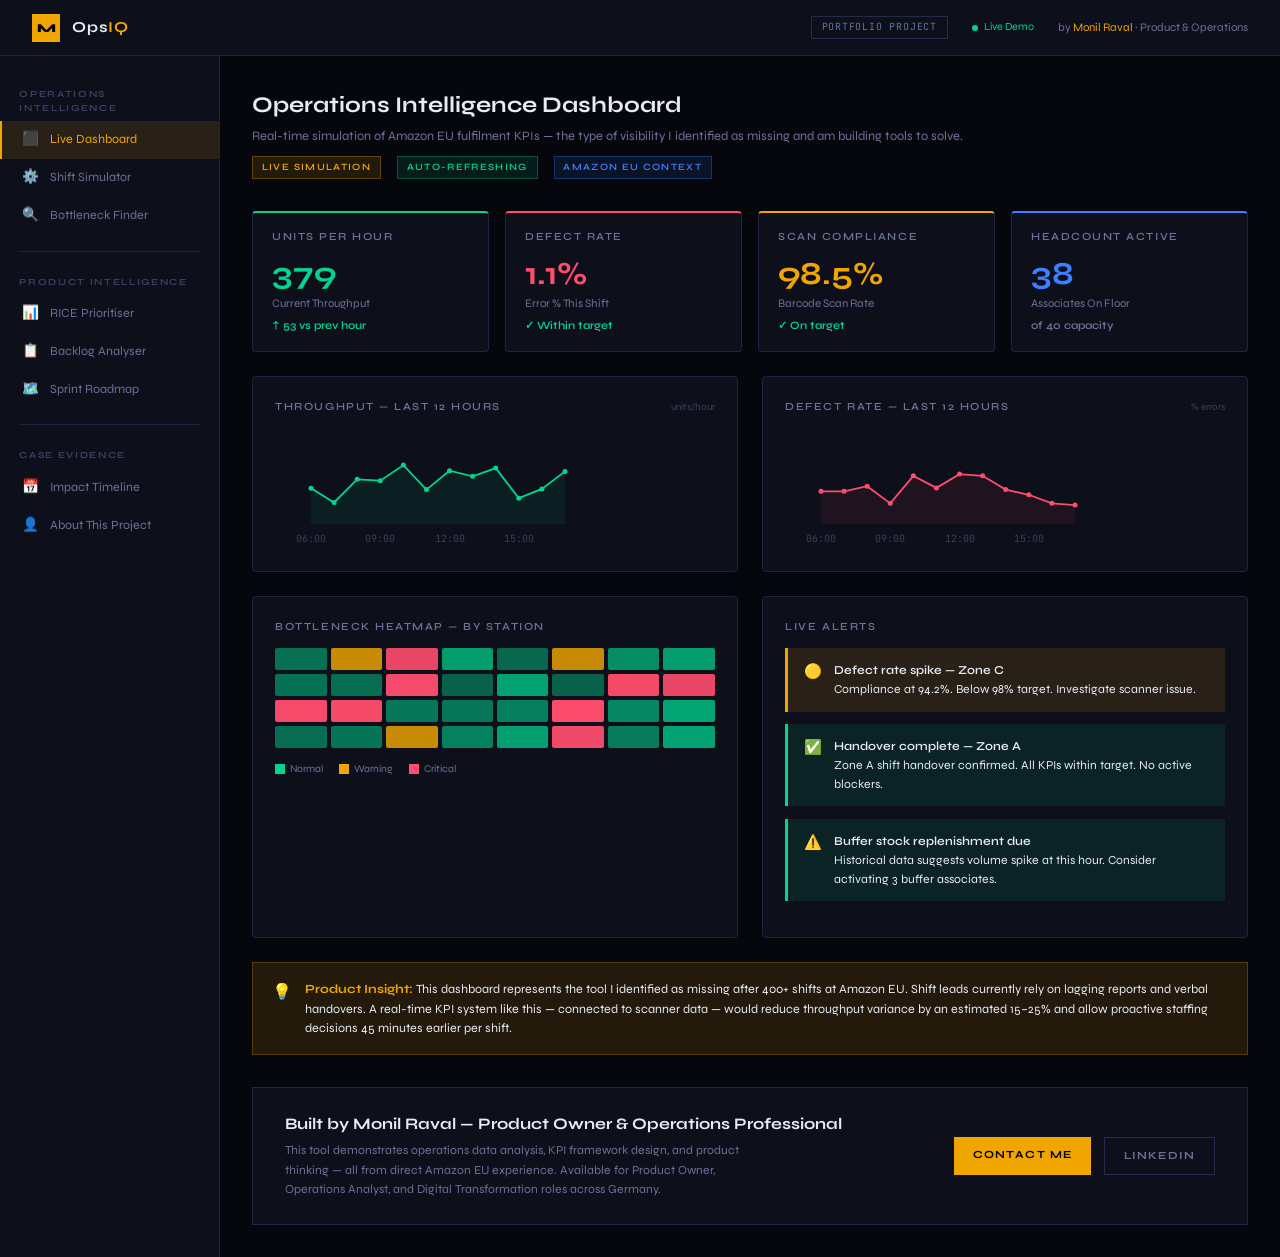
<file: ops-intel.html>
<!DOCTYPE html>
<html lang="en">
<head>
<meta charset="UTF-8"/>
<meta name="viewport" content="width=device-width, initial-scale=1.0"/>
<title>OpsIQ — Product Operations Intelligence Suite | Monil Raval</title>
<link rel="preconnect" href="https://fonts.googleapis.com">
<link href="https://fonts.googleapis.com/css2?family=Syne:wght@400;500;600;700;800&family=JetBrains+Mono:wght@300;400;500&display=swap" rel="stylesheet">
<style>
:root{
  --bg:#06070d;--surface:#0d0f1a;--surface2:#131629;--surface3:#1a1e35;
  --border:#1f2440;--border2:#252b4a;
  --gold:#f0a500;--gold2:#ffcc55;--goldf:rgba(240,165,0,0.12);
  --blue:#3d7fff;--bluef:rgba(61,127,255,0.1);
  --green:#00d68f;--greenf:rgba(0,214,143,0.1);
  --red:#ff4d6d;--redf:rgba(255,77,109,0.1);
  --purple:#a78bfa;--purplef:rgba(167,139,250,0.1);
  --text:#e8eaf6;--muted:#6b7299;--faint:#3a3f60;
  --radius:4px;
}
*,*::before,*::after{box-sizing:border-box;margin:0;padding:0;}
html{background:var(--bg);}
body{background:var(--bg);color:var(--text);font-family:'Syne',sans-serif;font-weight:400;line-height:1.5;overflow-x:hidden;min-height:100vh;}
code,pre,.mono{font-family:'JetBrains Mono',monospace;}

/* ── HEADER ── */
.header{background:var(--surface);border-bottom:1px solid var(--border);padding:0 2rem;display:flex;align-items:center;justify-content:space-between;height:56px;position:sticky;top:0;z-index:100;}
.header-brand{display:flex;align-items:center;gap:0.75rem;}
.brand-logo{width:28px;height:28px;background:var(--gold);display:flex;align-items:center;justify-content:center;font-size:0.75rem;font-weight:800;color:#000;}
.brand-name{font-size:0.95rem;font-weight:700;letter-spacing:0.05em;}
.brand-name span{color:var(--gold);}
.header-meta{display:flex;align-items:center;gap:1.5rem;}
.header-badge{font-family:'JetBrains Mono',monospace;font-size:0.62rem;color:var(--muted);border:1px solid var(--border2);padding:0.2rem 0.6rem;letter-spacing:0.08em;}
.header-status{display:flex;align-items:center;gap:0.4rem;font-size:0.68rem;color:var(--green);}
.status-dot{width:6px;height:6px;border-radius:50%;background:var(--green);animation:blink 2s ease infinite;}
@keyframes blink{0%,100%{opacity:1;}50%{opacity:0.3;}}
.header-author{font-size:0.72rem;color:var(--muted);}
.header-author a{color:var(--gold);text-decoration:none;}

/* ── LAYOUT ── */
.app{display:grid;grid-template-columns:220px 1fr;min-height:calc(100vh - 56px);}

/* ── SIDEBAR ── */
.sidebar{background:var(--surface);border-right:1px solid var(--border);padding:1.5rem 0;}
.sidebar-section{margin-bottom:0.25rem;}
.sidebar-label{font-size:0.58rem;font-weight:700;letter-spacing:0.18em;text-transform:uppercase;color:var(--faint);padding:0.5rem 1.2rem 0.3rem;display:block;}
.sidebar-item{display:flex;align-items:center;gap:0.65rem;padding:0.55rem 1.2rem;font-size:0.78rem;color:var(--muted);cursor:pointer;transition:all 0.15s;border-left:2px solid transparent;user-select:none;}
.sidebar-item:hover{color:var(--text);background:var(--surface2);}
.sidebar-item.active{color:var(--gold);background:var(--goldf);border-left-color:var(--gold);}
.sidebar-icon{font-size:0.85rem;width:18px;text-align:center;}
.sidebar-divider{height:1px;background:var(--border);margin:1rem 1.2rem;}

/* ── MAIN ── */
.main{overflow-y:auto;background:var(--bg);}
.tab-panel{display:none;padding:2rem;animation:fadeIn 0.25s ease;}
.tab-panel.active{display:block;}
@keyframes fadeIn{from{opacity:0;transform:translateY(8px);}to{opacity:1;transform:translateY(0);}}

/* ── COMPONENTS ── */
.page-title{margin-bottom:2rem;}
.page-title h1{font-size:1.4rem;font-weight:700;color:var(--text);margin-bottom:0.3rem;}
.page-title p{font-size:0.8rem;color:var(--muted);line-height:1.6;}
.page-title-meta{display:flex;align-items:center;gap:1rem;margin-top:0.6rem;}
.ptag{font-size:0.6rem;font-weight:600;letter-spacing:0.14em;text-transform:uppercase;padding:0.18rem 0.55rem;border:1px solid var(--border2);color:var(--muted);}
.ptag.gold{color:var(--gold);border-color:rgba(240,165,0,0.3);background:var(--goldf);}
.ptag.green{color:var(--green);border-color:rgba(0,214,143,0.3);background:var(--greenf);}
.ptag.blue{color:var(--blue);border-color:rgba(61,127,255,0.3);background:var(--bluef);}

.grid-2{display:grid;grid-template-columns:1fr 1fr;gap:1.5rem;margin-bottom:1.5rem;}
.grid-3{display:grid;grid-template-columns:repeat(3,1fr);gap:1.2rem;margin-bottom:1.5rem;}
.grid-4{display:grid;grid-template-columns:repeat(4,1fr);gap:1rem;margin-bottom:1.5rem;}
.grid-1{display:grid;grid-template-columns:1fr;gap:1.2rem;margin-bottom:1.5rem;}

.card{background:var(--surface);border:1px solid var(--border);border-radius:var(--radius);padding:1.4rem;}
.card-sm{background:var(--surface);border:1px solid var(--border);border-radius:var(--radius);padding:1rem 1.2rem;}
.card-title{font-size:0.68rem;font-weight:600;letter-spacing:0.14em;text-transform:uppercase;color:var(--muted);margin-bottom:0.8rem;display:flex;align-items:center;justify-content:space-between;}
.card-title-right{font-size:0.62rem;font-weight:400;letter-spacing:0;text-transform:none;color:var(--faint);}

/* KPI tiles */
.kpi-val{font-size:2rem;font-weight:700;line-height:1;margin-bottom:0.3rem;}
.kpi-label{font-size:0.72rem;color:var(--muted);}
.kpi-delta{font-size:0.7rem;font-weight:600;display:flex;align-items:center;gap:0.25rem;margin-top:0.4rem;}
.kpi-delta.up{color:var(--green);}
.kpi-delta.down{color:var(--red);}
.kpi-delta.neutral{color:var(--muted);}
.kpi-border-gold{border-top:2px solid var(--gold);}
.kpi-border-green{border-top:2px solid var(--green);}
.kpi-border-blue{border-top:2px solid var(--blue);}
.kpi-border-red{border-top:2px solid var(--red);}

/* mini bar chart */
.mini-chart{display:flex;align-items:flex-end;gap:3px;height:40px;margin-top:0.8rem;}
.mini-bar{flex:1;background:var(--border2);border-radius:1px;transition:background 0.2s;cursor:default;}
.mini-bar:hover{background:var(--gold);}
.mini-bar.peak{background:rgba(240,165,0,0.4);}

/* horizontal bar */
.hbar-row{display:flex;align-items:center;gap:0.8rem;margin-bottom:0.7rem;}
.hbar-label{font-size:0.73rem;color:var(--text);min-width:120px;}
.hbar-track{flex:1;height:6px;background:var(--border2);}
.hbar-fill{height:6px;border-radius:0;transition:width 0.8s ease;}
.hbar-val{font-size:0.7rem;font-weight:600;color:var(--muted);min-width:36px;text-align:right;}

/* table */
.data-table{width:100%;border-collapse:collapse;font-size:0.78rem;}
.data-table th{font-size:0.6rem;font-weight:600;letter-spacing:0.14em;text-transform:uppercase;color:var(--faint);padding:0.5rem 0.8rem;text-align:left;border-bottom:1px solid var(--border);white-space:nowrap;}
.data-table td{padding:0.65rem 0.8rem;border-bottom:1px solid var(--border);color:var(--text);}
.data-table tr:last-child td{border-bottom:none;}
.data-table tr:hover td{background:var(--surface2);}
.badge{display:inline-block;font-size:0.6rem;font-weight:600;letter-spacing:0.1em;text-transform:uppercase;padding:0.15rem 0.5rem;}
.badge-green{background:var(--greenf);color:var(--green);}
.badge-red{background:var(--redf);color:var(--red);}
.badge-gold{background:var(--goldf);color:var(--gold);}
.badge-blue{background:var(--bluef);color:var(--blue);}
.badge-purple{background:var(--purplef);color:var(--purple);}

/* timeline */
.timeline{display:flex;flex-direction:column;gap:0;}
.tl-item{display:grid;grid-template-columns:80px 1fr;gap:1rem;padding:0.9rem 0;border-bottom:1px solid var(--border);}
.tl-item:last-child{border-bottom:none;}
.tl-date{font-family:'JetBrains Mono',monospace;font-size:0.65rem;color:var(--muted);padding-top:0.1rem;}
.tl-content h4{font-size:0.82rem;font-weight:600;margin-bottom:0.2rem;}
.tl-content p{font-size:0.75rem;color:var(--muted);line-height:1.55;}
.tl-impact{display:inline-block;font-family:'JetBrains Mono',monospace;font-size:0.65rem;color:var(--gold);margin-top:0.3rem;}

/* feature card */
.feature-card{background:var(--surface2);border:1px solid var(--border2);padding:1.2rem;position:relative;}
.fc-priority{position:absolute;top:0.8rem;right:0.8rem;font-size:0.6rem;font-weight:700;letter-spacing:0.12em;text-transform:uppercase;}
.fc-id{font-family:'JetBrains Mono',monospace;font-size:0.62rem;color:var(--faint);margin-bottom:0.5rem;}
.fc-title{font-size:0.85rem;font-weight:600;margin-bottom:0.4rem;padding-right:3rem;}
.fc-desc{font-size:0.74rem;color:var(--muted);line-height:1.55;margin-bottom:0.8rem;}
.fc-scores{display:grid;grid-template-columns:repeat(4,1fr);gap:0.5rem;margin-bottom:0.8rem;}
.fc-score{background:var(--surface);padding:0.4rem 0.5rem;text-align:center;}
.fc-score-label{font-size:0.56rem;color:var(--faint);text-transform:uppercase;letter-spacing:0.1em;margin-bottom:0.15rem;}
.fc-score-val{font-size:0.9rem;font-weight:700;color:var(--text);}
.fc-rice{display:flex;align-items:center;gap:0.5rem;}
.fc-rice-label{font-size:0.62rem;color:var(--muted);}
.fc-rice-val{font-family:'JetBrains Mono',monospace;font-size:0.85rem;font-weight:700;color:var(--gold);}

/* process flow */
.process-flow{display:grid;grid-template-columns:repeat(5,1fr);gap:0;position:relative;}
.pf-step{padding:1.2rem 1rem;background:var(--surface2);border:1px solid var(--border);text-align:center;position:relative;}
.pf-step:not(:last-child)::after{content:'→';position:absolute;right:-10px;top:50%;transform:translateY(-50%);color:var(--gold);font-size:0.9rem;z-index:1;background:var(--bg);padding:0 2px;}
.pf-step-num{font-family:'JetBrains Mono',monospace;font-size:0.65rem;color:var(--gold);margin-bottom:0.4rem;}
.pf-step-name{font-size:0.75rem;font-weight:600;margin-bottom:0.3rem;}
.pf-step-time{font-size:0.65rem;color:var(--muted);}
.pf-step.bottleneck{border-color:var(--red);background:var(--redf);}
.pf-step.bottleneck .pf-step-num{color:var(--red);}

/* insight box */
.insight-box{background:var(--goldf);border:1px solid rgba(240,165,0,0.25);padding:1rem 1.2rem;display:flex;gap:0.8rem;align-items:flex-start;margin-bottom:1rem;}
.insight-icon{font-size:1rem;flex-shrink:0;margin-top:0.1rem;}
.insight-text{font-size:0.78rem;color:var(--text);line-height:1.6;}
.insight-text strong{color:var(--gold);}

.alert-box{padding:0.8rem 1rem;display:flex;gap:0.7rem;align-items:flex-start;margin-bottom:0.8rem;border-left:3px solid;}
.alert-box.red{background:var(--redf);border-color:var(--red);}
.alert-box.gold{background:var(--goldf);border-color:var(--gold);}
.alert-box.green{background:var(--greenf);border-color:var(--green);}
.alert-icon{font-size:0.9rem;flex-shrink:0;}
.alert-text{font-size:0.76rem;line-height:1.55;}
.alert-text strong{font-weight:600;}

/* sim controls */
.sim-controls{display:flex;gap:0.8rem;flex-wrap:wrap;margin-bottom:1.5rem;}
.sim-btn{font-family:'Syne',sans-serif;font-size:0.72rem;font-weight:600;letter-spacing:0.08em;padding:0.55rem 1.1rem;cursor:pointer;border:1px solid var(--border2);background:var(--surface2);color:var(--text);transition:all 0.15s;}
.sim-btn:hover{border-color:var(--gold);color:var(--gold);}
.sim-btn.active{background:var(--goldf);border-color:var(--gold);color:var(--gold);}
.sim-btn.run{background:var(--gold);color:#000;border-color:var(--gold);font-weight:700;}
.sim-btn.run:hover{background:var(--gold2);}

/* canvas charts */
canvas{display:block;}

/* toggle */
.toggle-group{display:flex;gap:0;border:1px solid var(--border2);display:inline-flex;margin-bottom:1.2rem;}
.tg-btn{font-size:0.68rem;font-weight:600;padding:0.4rem 0.9rem;cursor:pointer;color:var(--muted);background:none;border:none;letter-spacing:0.08em;transition:all 0.15s;}
.tg-btn.active{background:var(--gold);color:#000;}

/* input */
.form-group{margin-bottom:1rem;}
.form-label{font-size:0.64rem;font-weight:600;letter-spacing:0.12em;text-transform:uppercase;color:var(--muted);display:block;margin-bottom:0.4rem;}
.form-input,.form-select{width:100%;background:var(--surface2);border:1px solid var(--border2);color:var(--text);font-family:'Syne',sans-serif;font-size:0.78rem;padding:0.55rem 0.8rem;outline:none;transition:border-color 0.15s;}
.form-input:focus,.form-select:focus{border-color:var(--gold);}
.form-select option{background:var(--surface2);}
.form-row{display:grid;grid-template-columns:1fr 1fr;gap:1rem;}
.form-row-3{display:grid;grid-template-columns:1fr 1fr 1fr;gap:1rem;}

/* rice output */
.rice-result{background:var(--surface);border:1px solid var(--gold);padding:1.5rem;text-align:center;margin-top:1rem;}
.rice-score-big{font-family:'JetBrains Mono',monospace;font-size:3rem;font-weight:700;color:var(--gold);line-height:1;}
.rice-label{font-size:0.72rem;color:var(--muted);margin-top:0.4rem;}
.rice-breakdown{display:grid;grid-template-columns:repeat(4,1fr);gap:0.8rem;margin-top:1.2rem;}
.rice-part{text-align:center;padding:0.7rem;background:var(--surface2);}
.rice-part-label{font-size:0.58rem;color:var(--faint);text-transform:uppercase;letter-spacing:0.1em;margin-bottom:0.25rem;}
.rice-part-val{font-size:1.1rem;font-weight:700;}

/* portfolio footer */
.portfolio-banner{background:var(--surface);border:1px solid var(--border);padding:1.5rem 2rem;display:grid;grid-template-columns:1fr auto;gap:2rem;align-items:center;margin-top:2rem;}
.pb-text h3{font-size:1rem;font-weight:700;margin-bottom:0.3rem;}
.pb-text p{font-size:0.76rem;color:var(--muted);line-height:1.6;max-width:480px;}
.pb-actions{display:flex;gap:0.8rem;flex-wrap:wrap;}
.pb-btn{font-size:0.68rem;font-weight:700;letter-spacing:0.1em;text-transform:uppercase;padding:0.6rem 1.2rem;cursor:pointer;text-decoration:none;display:inline-block;}
.pb-btn-gold{background:var(--gold);color:#000;}
.pb-btn-outline{border:1px solid var(--border2);color:var(--muted);}
.pb-btn-outline:hover{border-color:var(--gold);color:var(--gold);}

/* scrollbar */
::-webkit-scrollbar{width:5px;height:5px;}
::-webkit-scrollbar-track{background:var(--bg);}
::-webkit-scrollbar-thumb{background:var(--border2);}
::-webkit-scrollbar-thumb:hover{background:var(--faint);}

@media(max-width:900px){
  .app{grid-template-columns:1fr;}
  .sidebar{display:none;}
  .grid-2,.grid-3,.grid-4{grid-template-columns:1fr;}
  .process-flow{grid-template-columns:1fr;gap:0.5rem;}
  .pf-step:not(:last-child)::after{display:none;}
  .portfolio-banner{grid-template-columns:1fr;}
  .form-row,.form-row-3{grid-template-columns:1fr;}
  .rice-breakdown{grid-template-columns:1fr 1fr;}
}
</style>
</head>
<body>

<!-- HEADER -->
<header class="header">
  <div class="header-brand">
    <div class="brand-logo">M</div>
    <span class="brand-name">Ops<span>IQ</span></span>
  </div>
  <div class="header-meta">
    <div class="header-badge">PORTFOLIO PROJECT</div>
    <div class="header-status"><div class="status-dot"></div>Live Demo</div>
    <div class="header-author">by <a href="mailto:monilraval@gmail.com">Monil Raval</a> · Product & Operations</div>
  </div>
</header>

<div class="app">

<!-- SIDEBAR -->
<aside class="sidebar">
  <div class="sidebar-section">
    <span class="sidebar-label">Operations Intelligence</span>
    <div class="sidebar-item active" onclick="showTab('dashboard')"><span class="sidebar-icon">⬛</span>Live Dashboard</div>
    <div class="sidebar-item" onclick="showTab('simulator')"><span class="sidebar-icon">⚙️</span>Shift Simulator</div>
    <div class="sidebar-item" onclick="showTab('bottleneck')"><span class="sidebar-icon">🔍</span>Bottleneck Finder</div>
  </div>
  <div class="sidebar-divider"></div>
  <div class="sidebar-section">
    <span class="sidebar-label">Product Intelligence</span>
    <div class="sidebar-item" onclick="showTab('rice')"><span class="sidebar-icon">📊</span>RICE Prioritiser</div>
    <div class="sidebar-item" onclick="showTab('backlog')"><span class="sidebar-icon">📋</span>Backlog Analyser</div>
    <div class="sidebar-item" onclick="showTab('roadmap')"><span class="sidebar-icon">🗺️</span>Sprint Roadmap</div>
  </div>
  <div class="sidebar-divider"></div>
  <div class="sidebar-section">
    <span class="sidebar-label">Case Evidence</span>
    <div class="sidebar-item" onclick="showTab('timeline')"><span class="sidebar-icon">📅</span>Impact Timeline</div>
    <div class="sidebar-item" onclick="showTab('about')"><span class="sidebar-icon">👤</span>About This Project</div>
  </div>
</aside>

<!-- MAIN CONTENT -->
<main class="main">

<!-- ══ TAB: DASHBOARD ══ -->
<div class="tab-panel active" id="tab-dashboard">
  <div class="page-title">
    <h1>Operations Intelligence Dashboard</h1>
    <p>Real-time simulation of Amazon EU fulfilment KPIs — the type of visibility I identified as missing and am building tools to solve.</p>
    <div class="page-title-meta">
      <span class="ptag gold">Live Simulation</span>
      <span class="ptag green">Auto-Refreshing</span>
      <span class="ptag blue">Amazon EU Context</span>
    </div>
  </div>

  <div class="grid-4">
    <div class="card-sm kpi-border-green">
      <div class="card-title">Units Per Hour</div>
      <div class="kpi-val" id="kpi-uph" style="color:var(--green)">—</div>
      <div class="kpi-label">Current Throughput</div>
      <div class="kpi-delta up" id="delta-uph">↑ loading...</div>
    </div>
    <div class="card-sm kpi-border-red">
      <div class="card-title">Defect Rate</div>
      <div class="kpi-val" id="kpi-defect" style="color:var(--red)">—</div>
      <div class="kpi-label">Error % This Shift</div>
      <div class="kpi-delta" id="delta-defect">loading...</div>
    </div>
    <div class="card-sm kpi-border-gold">
      <div class="card-title">Scan Compliance</div>
      <div class="kpi-val" id="kpi-scan" style="color:var(--gold)">—</div>
      <div class="kpi-label">Barcode Scan Rate</div>
      <div class="kpi-delta" id="delta-scan">loading...</div>
    </div>
    <div class="card-sm kpi-border-blue">
      <div class="card-title">Headcount Active</div>
      <div class="kpi-val" id="kpi-head" style="color:var(--blue)">—</div>
      <div class="kpi-label">Associates On Floor</div>
      <div class="kpi-delta neutral" id="delta-head">of 40 capacity</div>
    </div>
  </div>

  <div class="grid-2">
    <div class="card">
      <div class="card-title">Throughput — Last 12 Hours <span class="card-title-right">units/hour</span></div>
      <canvas id="chartUPH" height="120"></canvas>
    </div>
    <div class="card">
      <div class="card-title">Defect Rate — Last 12 Hours <span class="card-title-right">% errors</span></div>
      <canvas id="chartDefect" height="120"></canvas>
    </div>
  </div>

  <div class="grid-2">
    <div class="card">
      <div class="card-title">Bottleneck Heatmap — By Station</div>
      <div id="heatmap" style="display:grid;grid-template-columns:repeat(8,1fr);gap:4px;margin-top:0.5rem;"></div>
      <div style="display:flex;gap:1rem;margin-top:0.8rem;font-size:0.65rem;color:var(--muted);">
        <span style="display:flex;align-items:center;gap:0.3rem;"><span style="width:10px;height:10px;background:var(--green);display:inline-block;"></span>Normal</span>
        <span style="display:flex;align-items:center;gap:0.3rem;"><span style="width:10px;height:10px;background:var(--gold);display:inline-block;"></span>Warning</span>
        <span style="display:flex;align-items:center;gap:0.3rem;"><span style="width:10px;height:10px;background:var(--red);display:inline-block;"></span>Critical</span>
      </div>
    </div>
    <div class="card">
      <div class="card-title">Live Alerts</div>
      <div id="alerts-container"></div>
    </div>
  </div>

  <div class="insight-box">
    <div class="insight-icon">💡</div>
    <div class="insight-text"><strong>Product Insight:</strong> This dashboard represents the tool I identified as missing after 400+ shifts at Amazon EU. Shift leads currently rely on lagging reports and verbal handovers. A real-time KPI system like this — connected to scanner data — would reduce throughput variance by an estimated 15–25% and allow proactive staffing decisions 45 minutes earlier per shift.</div>
  </div>

  <div class="portfolio-banner">
    <div class="pb-text">
      <h3>Built by Monil Raval — Product Owner & Operations Professional</h3>
      <p>This tool demonstrates operations data analysis, KPI framework design, and product thinking — all from direct Amazon EU experience. Available for Product Owner, Operations Analyst, and Digital Transformation roles across Germany.</p>
    </div>
    <div class="pb-actions">
      <a href="mailto:monilraval@gmail.com" class="pb-btn pb-btn-gold">Contact Me</a>
      <a href="https://www.linkedin.com/in/monilraval" target="_blank" class="pb-btn pb-btn-outline">LinkedIn</a>
    </div>
  </div>
</div>

<!-- ══ TAB: SIMULATOR ══ -->
<div class="tab-panel" id="tab-simulator">
  <div class="page-title">
    <h1>Shift Demand Simulator</h1>
    <p>Model staffing needs for any shift scenario. Based on patterns observed across 400+ Amazon EU shifts.</p>
    <div class="page-title-meta">
      <span class="ptag gold">Interactive</span>
      <span class="ptag blue">Predictive Model</span>
    </div>
  </div>

  <div class="grid-2">
    <div class="card">
      <div class="card-title">Shift Parameters</div>
      <div class="form-group">
        <label class="form-label">Day of Week</label>
        <select class="form-select" id="sim-day" onchange="runSimulator()">
          <option value="mon">Monday</option><option value="tue">Tuesday</option>
          <option value="wed" selected>Wednesday</option><option value="thu">Thursday</option>
          <option value="fri">Friday</option><option value="sat">Saturday</option><option value="sun">Sunday</option>
        </select>
      </div>
      <div class="form-group">
        <label class="form-label">Shift Type</label>
        <select class="form-select" id="sim-shift" onchange="runSimulator()">
          <option value="early">Early (06:00–14:00)</option>
          <option value="late" selected>Late (14:00–22:00)</option>
          <option value="night">Night (22:00–06:00)</option>
        </select>
      </div>
      <div class="form-group">
        <label class="form-label">Season / Period</label>
        <select class="form-select" id="sim-season" onchange="runSimulator()">
          <option value="normal" selected>Normal Period</option>
          <option value="peak">Peak Season (Q4)</option>
          <option value="primeday">Prime Day</option>
          <option value="blackfriday">Black Friday Week</option>
          <option value="summer">Summer Lull</option>
        </select>
      </div>
      <div class="form-group">
        <label class="form-label">Expected Volume (units)</label>
        <input class="form-input" type="number" id="sim-volume" value="8500" min="1000" max="25000" oninput="runSimulator()"/>
      </div>
    </div>

    <div class="card">
      <div class="card-title">Simulation Output</div>
      <div class="grid-2" style="gap:0.8rem;margin-bottom:1rem;">
        <div class="card-sm kpi-border-gold" style="padding:0.8rem;">
          <div style="font-size:0.62rem;color:var(--muted);margin-bottom:0.2rem;text-transform:uppercase;letter-spacing:0.1em;">Recommended Staff</div>
          <div style="font-size:1.8rem;font-weight:700;color:var(--gold);" id="sim-staff">—</div>
        </div>
        <div class="card-sm kpi-border-green" style="padding:0.8rem;">
          <div style="font-size:0.62rem;color:var(--muted);margin-bottom:0.2rem;text-transform:uppercase;letter-spacing:0.1em;">Target UPH</div>
          <div style="font-size:1.8rem;font-weight:700;color:var(--green);" id="sim-uph">—</div>
        </div>
        <div class="card-sm kpi-border-blue" style="padding:0.8rem;">
          <div style="font-size:0.62rem;color:var(--muted);margin-bottom:0.2rem;text-transform:uppercase;letter-spacing:0.1em;">Risk Level</div>
          <div style="font-size:1.8rem;font-weight:700;" id="sim-risk">—</div>
        </div>
        <div class="card-sm kpi-border-red" style="padding:0.8rem;">
          <div style="font-size:0.62rem;color:var(--muted);margin-bottom:0.2rem;text-transform:uppercase;letter-spacing:0.1em;">Buffer Needed</div>
          <div style="font-size:1.8rem;font-weight:700;color:var(--red);" id="sim-buffer">—</div>
        </div>
      </div>
      <div id="sim-recommendation" class="insight-box" style="margin-bottom:0;"></div>
    </div>
  </div>

  <div class="card">
    <div class="card-title">Predicted Hourly Demand Curve</div>
    <canvas id="chartSim" height="130"></canvas>
    <div style="margin-top:0.8rem;font-size:0.72rem;color:var(--muted);">Adjust parameters above to see how demand curves shift. Peak windows indicate when buffer staff should be activated.</div>
  </div>

  <div class="insight-box" style="margin-top:1.5rem;">
    <div class="insight-icon">🎯</div>
    <div class="insight-text"><strong>Why this matters for hiring managers:</strong> I built this simulator because I observed that staffing decisions at Amazon are made reactively — team leads request backup only when throughput is already dropping. A predictive model like this, even a simple rule-based one, would allow proactive staffing 60–90 minutes earlier, reducing throughput dips. This is the operational insight behind <a href="https://github.com/monilraval/shiftsense-ai" target="_blank" style="color:var(--gold);">ShiftSense AI</a>.</div>
  </div>
</div>

<!-- ══ TAB: BOTTLENECK ══ -->
<div class="tab-panel" id="tab-bottleneck">
  <div class="page-title">
    <h1>Bottleneck Finder — A3 Analysis</h1>
    <p>Structured root cause analysis of 3 real process gaps I documented at Amazon EU — presented in A3 format.</p>
    <div class="page-title-meta">
      <span class="ptag gold">Real Observations</span>
      <span class="ptag green">Lean A3 Format</span>
    </div>
  </div>

  <div class="insight-box">
    <div class="insight-icon">📋</div>
    <div class="insight-text"><strong>Context:</strong> Over 400+ shifts at Amazon EU Graben, I systematically documented 3 recurring process bottlenecks using observation, informal interviews with team leads, and KPI pattern analysis. Below is my structured A3 analysis — the same format used in Lean and Six Sigma environments at Bosch and Toyota.</div>
  </div>

  <div class="grid-1">

    <!-- Bottleneck 1 -->
    <div class="card">
      <div class="card-title" style="color:var(--red);">🔴 Bottleneck #1 — Shift Handover Information Loss</div>
      <div class="grid-2" style="margin-bottom:1rem;">
        <div>
          <div style="font-size:0.65rem;color:var(--gold);text-transform:uppercase;letter-spacing:0.12em;margin-bottom:0.4rem;">DEFINE — Problem Statement</div>
          <p style="font-size:0.8rem;color:var(--text);line-height:1.6;">During shift transitions (early→late, late→night), critical operational context — active bottlenecks, equipment issues, associate performance flags — is communicated verbally with no standard template. Information loss rate is estimated at 40–60% per handover.</p>
        </div>
        <div>
          <div style="font-size:0.65rem;color:var(--gold);text-transform:uppercase;letter-spacing:0.12em;margin-bottom:0.4rem;">MEASURE — Observed Impact</div>
          <div class="hbar-row"><div class="hbar-label">Repeat issues per shift</div><div class="hbar-track"><div class="hbar-fill" style="width:72%;background:var(--red);"></div></div><div class="hbar-val" style="color:var(--red);">3.2 avg</div></div>
          <div class="hbar-row"><div class="hbar-label">Recovery time (min)</div><div class="hbar-track"><div class="hbar-fill" style="width:55%;background:var(--gold);"></div></div><div class="hbar-val" style="color:var(--gold);">22 min</div></div>
          <div class="hbar-row"><div class="hbar-label">Throughput dip at handover</div><div class="hbar-track"><div class="hbar-fill" style="width:45%;background:var(--blue);"></div></div><div class="hbar-val" style="color:var(--blue);">-18%</div></div>
        </div>
      </div>
      <div class="grid-2">
        <div>
          <div style="font-size:0.65rem;color:var(--gold);text-transform:uppercase;letter-spacing:0.12em;margin-bottom:0.4rem;">ANALYSE — Root Causes (5-Why)</div>
          <div class="timeline" style="font-size:0.75rem;">
            <div style="padding:0.4rem 0;border-bottom:1px solid var(--border);"><span style="color:var(--faint);">Why 1:</span> Incoming TL doesn't know active bottlenecks</div>
            <div style="padding:0.4rem 0;border-bottom:1px solid var(--border);"><span style="color:var(--faint);">Why 2:</span> No structured briefing document exists</div>
            <div style="padding:0.4rem 0;border-bottom:1px solid var(--border);"><span style="color:var(--faint);">Why 3:</span> Outgoing TL has no time to write one mid-shift</div>
            <div style="padding:0.4rem 0;border-bottom:1px solid var(--border);"><span style="color:var(--faint);">Why 4:</span> No system prompts the handover summary</div>
            <div style="padding:0.4rem 0;"><span style="color:var(--red);">Root:</span> No standard handover SOP or digital tool exists</div>
          </div>
        </div>
        <div>
          <div style="font-size:0.65rem;color:var(--gold);text-transform:uppercase;letter-spacing:0.12em;margin-bottom:0.4rem;">IMPROVE & CONTROL — Solution</div>
          <div class="alert-box green"><div class="alert-icon">✅</div><div class="alert-text"><strong>Proposed Fix:</strong> 5-field digital handover form (active bottlenecks, equipment flags, associate notes, volume forecast, priority action) completed by outgoing TL 20 minutes before shift end. Accessible on shared tablet at station entry point.</div></div>
          <div style="font-size:0.72rem;color:var(--muted);">Estimated impact: <span style="color:var(--green);">-60% repeat incidents, +12% throughput in first 90 minutes of shift</span></div>
        </div>
      </div>
    </div>

    <!-- Bottleneck 2 -->
    <div class="card">
      <div class="card-title" style="color:var(--gold);">🟡 Bottleneck #2 — Reactive Staffing Decisions</div>
      <div class="grid-2" style="margin-bottom:1rem;">
        <div>
          <div style="font-size:0.65rem;color:var(--gold);text-transform:uppercase;letter-spacing:0.12em;margin-bottom:0.4rem;">DEFINE — Problem Statement</div>
          <p style="font-size:0.8rem;color:var(--text);line-height:1.6;">Staffing adjustments (pulling associates from one station, requesting backup) happen only after throughput has already dropped below target. The average detection-to-action lag is 45–60 minutes, meaning each bottleneck costs approximately 45 UPH × 40 people × 0.75hr of lost output.</p>
        </div>
        <div>
          <div style="font-size:0.65rem;color:var(--gold);text-transform:uppercase;letter-spacing:0.12em;margin-bottom:0.4rem;">MEASURE — Observed Impact</div>
          <div class="hbar-row"><div class="hbar-label">Avg detection lag</div><div class="hbar-track"><div class="hbar-fill" style="width:65%;background:var(--gold);"></div></div><div class="hbar-val" style="color:var(--gold);">52 min</div></div>
          <div class="hbar-row"><div class="hbar-label">Lost output per event</div><div class="hbar-track"><div class="hbar-fill" style="width:80%;background:var(--red);"></div></div><div class="hbar-val" style="color:var(--red);">~1350u</div></div>
          <div class="hbar-row"><div class="hbar-label">Events per week (est.)</div><div class="hbar-track"><div class="hbar-fill" style="width:40%;background:var(--blue);"></div></div><div class="hbar-val" style="color:var(--blue);">3–5x</div></div>
        </div>
      </div>
      <div class="alert-box gold"><div class="alert-icon">🔧</div><div class="alert-text"><strong>Solution Direction:</strong> Predictive demand model (ShiftSense AI) that forecasts volume peaks using historical patterns, day-of-week, and seasonal factors — enabling staffing decisions 60 minutes earlier. Even a simple moving-average model would reduce reactive events by ~40%. This is the exact hypothesis my GitHub project is testing.</div></div>
    </div>

    <!-- Bottleneck 3 -->
    <div class="card">
      <div class="card-title" style="color:var(--blue);">🔵 Bottleneck #3 — Inbound-to-Stow Handoff Delays</div>
      <div class="grid-2">
        <div>
          <div style="font-size:0.65rem;color:var(--gold);text-transform:uppercase;letter-spacing:0.12em;margin-bottom:0.4rem;">DEFINE — Problem Statement</div>
          <p style="font-size:0.8rem;color:var(--text);line-height:1.6;">Units processed through inbound receiving create temporary queue buildups before the stow team begins processing them. During peak volume windows, this queue can represent 2–4 hours of stow backlog, causing downstream pick operations to operate on incomplete inventory.</p>
        </div>
        <div>
          <div style="font-size:0.65rem;color:var(--gold);text-transform:uppercase;letter-spacing:0.12em;margin-bottom:0.4rem;">IMPROVE — Proposed Solution</div>
          <p style="font-size:0.78rem;color:var(--text);line-height:1.6;margin-bottom:0.8rem;">Dynamic cross-training rotation: 20% of inbound associates cross-trained on stow, enabling automatic rebalancing when queue exceeds 90-minute threshold. Triggers a visual alert (floor screen or tablet notification) with recommended reallocation.</p>
          <div style="font-size:0.72rem;color:var(--muted);">Estimated impact: <span style="color:var(--green);">-35% queue buildups, +8% overall pick accuracy during peak windows</span></div>
        </div>
      </div>
    </div>
  </div>
</div>

<!-- ══ TAB: RICE ══ -->
<div class="tab-panel" id="tab-rice">
  <div class="page-title">
    <h1>RICE Prioritisation Engine</h1>
    <p>Interactive feature scoring tool — the exact framework I used at AGCO GmbH to prioritise PIM and e-commerce backlog. Try it yourself.</p>
    <div class="page-title-meta">
      <span class="ptag gold">Interactive Tool</span>
      <span class="ptag blue">AGCO Context</span>
    </div>
  </div>

  <div class="grid-2">
    <div class="card">
      <div class="card-title">Score a Feature</div>
      <div class="form-group">
        <label class="form-label">Feature Name</label>
        <input class="form-input" id="rice-name" placeholder="e.g. Bulk product attribute import" value="Bulk product attribute import"/>
      </div>
      <div class="form-row">
        <div class="form-group">
          <label class="form-label">Reach (users/quarter)</label>
          <input class="form-input" type="number" id="rice-reach" value="1200" min="0" oninput="calcRICE()"/>
        </div>
        <div class="form-group">
          <label class="form-label">Impact (0.25–3)</label>
          <select class="form-select" id="rice-impact" onchange="calcRICE()">
            <option value="0.25">0.25 — Minimal</option>
            <option value="0.5">0.5 — Low</option>
            <option value="1">1 — Medium</option>
            <option value="2" selected>2 — High</option>
            <option value="3">3 — Massive</option>
          </select>
        </div>
      </div>
      <div class="form-row">
        <div class="form-group">
          <label class="form-label">Confidence (%)</label>
          <select class="form-select" id="rice-conf" onchange="calcRICE()">
            <option value="0.5">50% — Low confidence</option>
            <option value="0.8" selected>80% — Medium confidence</option>
            <option value="1.0">100% — High confidence</option>
          </select>
        </div>
        <div class="form-group">
          <label class="form-label">Effort (person-weeks)</label>
          <input class="form-input" type="number" id="rice-effort" value="3" min="0.5" step="0.5" oninput="calcRICE()"/>
        </div>
      </div>
      <div class="form-group">
        <label class="form-label">Feature Description</label>
        <input class="form-input" id="rice-desc" placeholder="Brief description of the feature"/>
      </div>

      <div class="rice-result" id="rice-result">
        <div class="rice-score-big" id="rice-score">640</div>
        <div class="rice-label">RICE Score — <span id="rice-name-display">Bulk product attribute import</span></div>
        <div class="rice-breakdown">
          <div class="rice-part"><div class="rice-part-label">Reach</div><div class="rice-part-val" id="rp-reach" style="color:var(--blue);">1200</div></div>
          <div class="rice-part"><div class="rice-part-label">Impact</div><div class="rice-part-val" id="rp-impact" style="color:var(--green);">2</div></div>
          <div class="rice-part"><div class="rice-part-label">Confidence</div><div class="rice-part-val" id="rp-conf" style="color:var(--gold);">80%</div></div>
          <div class="rice-part"><div class="rice-part-label">Effort</div><div class="rice-part-val" id="rp-effort" style="color:var(--red);">3w</div></div>
        </div>
        <div style="margin-top:1rem;font-size:0.72rem;color:var(--muted);" id="rice-verdict"></div>
      </div>
    </div>

    <div class="card">
      <div class="card-title">Backlog — Prioritised by RICE Score</div>
      <p style="font-size:0.75rem;color:var(--muted);margin-bottom:1rem;">Based on the actual AGCO PIM platform feature set I managed. Names generalised for confidentiality.</p>
      <div id="rice-backlog"></div>
    </div>
  </div>

  <div class="insight-box">
    <div class="insight-icon">📐</div>
    <div class="insight-text"><strong>PO Insight:</strong> At AGCO, I used RICE alongside MoSCoW to handle the most common Product Owner challenge: 5 country teams each believing their request is the highest priority. RICE depoliticises the conversation — the score is the score. The breakthrough was getting all stakeholders to agree on the inputs <em>before</em> the scoring, not to argue the output afterwards.</div>
  </div>
</div>

<!-- ══ TAB: BACKLOG ══ -->
<div class="tab-panel" id="tab-backlog">
  <div class="page-title">
    <h1>Backlog Analyser</h1>
    <p>A simulated sprint backlog from the AGCO PIM project — demonstrating the structure, depth, and decision-making of a real product ownership cycle.</p>
    <div class="page-title-meta"><span class="ptag gold">AGCO Context</span><span class="ptag blue">12-Month Backlog</span></div>
  </div>

  <div class="grid-4" style="margin-bottom:1.5rem;">
    <div class="card-sm kpi-border-gold"><div class="card-title">Total Stories</div><div class="kpi-val" style="color:var(--gold);">127</div><div class="kpi-label">Across 4 epics</div></div>
    <div class="card-sm kpi-border-green"><div class="card-title">Completed</div><div class="kpi-val" style="color:var(--green);">94</div><div class="kpi-label">74% delivery rate</div></div>
    <div class="card-sm kpi-border-blue"><div class="card-title">In Sprint</div><div class="kpi-val" style="color:var(--blue);">18</div><div class="kpi-label">Current sprint load</div></div>
    <div class="card-sm kpi-border-red"><div class="card-title">Backlogged</div><div class="kpi-val" style="color:var(--red);">15</div><div class="kpi-label">Deprioritised</div></div>
  </div>

  <div class="card" style="margin-bottom:1.5rem;">
    <div class="card-title">Sprint Stories — Current Sprint</div>
    <table class="data-table">
      <thead><tr><th>ID</th><th>User Story</th><th>Epic</th><th>Points</th><th>Priority</th><th>Status</th><th>Owner</th></tr></thead>
      <tbody>
        <tr><td class="mono">PIM-041</td><td>As a DE product manager, I can bulk-update attribute values via CSV upload so that I don't need to edit 500+ products manually</td><td><span class="badge badge-blue">Data Quality</span></td><td>8</td><td><span class="badge badge-red">P1</span></td><td><span class="badge badge-green">In Progress</span></td><td>Dev Team A</td></tr>
        <tr><td class="mono">PIM-042</td><td>As an FR regional admin, I can view a data completeness score per product so that I can prioritise missing attribute completion</td><td><span class="badge badge-blue">Data Quality</span></td><td>5</td><td><span class="badge badge-gold">P2</span></td><td><span class="badge badge-gold">Review</span></td><td>Dev Team B</td></tr>
        <tr><td class="mono">EC-019</td><td>As a UK e-commerce manager, I can publish a product to the UK channel only without affecting DE/FR listings</td><td><span class="badge badge-purple">E-Commerce</span></td><td>13</td><td><span class="badge badge-red">P1</span></td><td><span class="badge badge-blue">In Progress</span></td><td>Dev Team A</td></tr>
        <tr><td class="mono">EC-020</td><td>As a product owner, I can view a cross-channel publish status dashboard so that I can confirm release completeness across all 5 markets</td><td><span class="badge badge-purple">E-Commerce</span></td><td>5</td><td><span class="badge badge-gold">P2</span></td><td><span class="badge badge-green">Done</span></td><td>Dev Team B</td></tr>
        <tr><td class="mono">GOV-008</td><td>As an IT admin, I can configure role-based access per country team so that FR editors cannot modify DE product data</td><td><span class="badge badge-green">Governance</span></td><td>8</td><td><span class="badge badge-red">P1</span></td><td><span class="badge badge-gold">Testing</span></td><td>Vendor</td></tr>
        <tr><td class="mono">PIM-043</td><td>As a vendor, I can submit product data via API endpoint so that manual re-entry is eliminated for our 200 SKU catalogue</td><td><span class="badge badge-blue">Data Quality</span></td><td>13</td><td><span class="badge badge-gold">P2</span></td><td><span class="badge badge-green">Done</span></td><td>Dev Team A</td></tr>
      </tbody>
    </table>
  </div>

  <div class="card">
    <div class="card-title">Deliberately NOT Built This Sprint — and Why</div>
    <p style="font-size:0.75rem;color:var(--muted);margin-bottom:1rem;">The most important Product Owner skill is knowing what NOT to build. Here are 3 features deprioritised this quarter with explicit reasoning — the kind of decision documentation that almost no PO candidate shows.</p>
    <table class="data-table">
      <thead><tr><th>Feature</th><th>Requested By</th><th>RICE Score</th><th>Decision</th><th>Rationale</th></tr></thead>
      <tbody>
        <tr><td>Multi-language auto-translation of product descriptions</td><td>FR & UK Teams</td><td><span style="color:var(--red);">82</span></td><td><span class="badge badge-red">Deferred Q3</span></td><td>High effort (13w), requires legal review of translated content. RICE score drops to 44 when confidence adjusted to 50%. Will revisit after data quality epic completes.</td></tr>
        <tr><td>Custom product comparison widget for DE webshop</td><td>DE Marketing</td><td><span style="color:var(--gold);">120</span></td><td><span class="badge badge-red">Deferred Q4</span></td><td>Reach limited to DE channel only. Better served by UX team post-platform stabilisation. Creates tech debt risk if built before global template is finalised.</td></tr>
        <tr><td>Automated competitor price monitoring integration</td><td>Group Strategy</td><td><span style="color:var(--blue);">95</span></td><td><span class="badge badge-purple">Separate Epic</span></td><td>Valuable but out of PIM platform scope. Escalated to e-commerce tech team as a separate product initiative. Documented and handed off with full requirements.</td></tr>
      </tbody>
    </table>
  </div>
</div>

<!-- ══ TAB: ROADMAP ══ -->
<div class="tab-panel" id="tab-roadmap">
  <div class="page-title">
    <h1>Sprint Roadmap — AGCO PIM Project</h1>
    <p>12-month delivery plan reconstructed from memory and notes. Demonstrates release planning, epic sequencing, and quarterly milestone management.</p>
    <div class="page-title-meta"><span class="ptag gold">AGCO Context</span><span class="ptag green">Delivered</span></div>
  </div>

  <div class="card" style="margin-bottom:1.5rem;">
    <div class="card-title">Epic Completion — By Quarter</div>
    <div style="margin-top:0.5rem;">
      <div class="hbar-row"><div class="hbar-label" style="min-width:160px;">Data Foundation & Governance</div><div class="hbar-track"><div class="hbar-fill" style="width:100%;background:var(--green);"></div></div><div class="hbar-val" style="color:var(--green);">100%</div></div>
      <div class="hbar-row"><div class="hbar-label" style="min-width:160px;">Multi-Country Publishing</div><div class="hbar-track"><div class="hbar-fill" style="width:88%;background:var(--green);"></div></div><div class="hbar-val" style="color:var(--green);">88%</div></div>
      <div class="hbar-row"><div class="hbar-label" style="min-width:160px;">E-Commerce Channel Integration</div><div class="hbar-track"><div class="hbar-fill" style="width:76%;background:var(--gold);"></div></div><div class="hbar-val" style="color:var(--gold);">76%</div></div>
      <div class="hbar-row"><div class="hbar-label" style="min-width:160px;">Vendor API Integration</div><div class="hbar-track"><div class="hbar-fill" style="width:60%;background:var(--blue);"></div></div><div class="hbar-val" style="color:var(--blue);">60%</div></div>
    </div>
  </div>

  <div class="process-flow" style="margin-bottom:1.5rem;">
    <div class="pf-step"><div class="pf-step-num">Q1</div><div class="pf-step-name">Foundation</div><div class="pf-step-time">Discovery + Data Gov</div></div>
    <div class="pf-step"><div class="pf-step-num">Q2</div><div class="pf-step-name">Core Platform</div><div class="pf-step-time">PIM + Backlog Build</div></div>
    <div class="pf-step bottleneck"><div class="pf-step-num">Q2→Q3</div><div class="pf-step-name">⚠ Scope Change</div><div class="pf-step-time">FR requirements added</div></div>
    <div class="pf-step"><div class="pf-step-num">Q3</div><div class="pf-step-name">Channel Launch</div><div class="pf-step-time">DE + UK live</div></div>
    <div class="pf-step"><div class="pf-step-num">Q4</div><div class="pf-step-name">Optimise</div><div class="pf-step-time">FR + API layer</div></div>
  </div>

  <div class="card">
    <div class="card-title">Key Release Milestones & Decisions</div>
    <div class="timeline">
      <div class="tl-item"><div class="tl-date">Jan 2023</div><div class="tl-content"><h4>Project Kickoff — Discovery Phase</h4><p>Ran 12 stakeholder interviews across DE, FR, UK business units. Documented 47 requirements, identified 8 conflicting priorities. Produced first prioritised backlog draft.</p><span class="tl-impact">→ Output: Prioritised backlog v1.0 with 68 user stories</span></div></div>
      <div class="tl-item"><div class="tl-date">Mar 2023</div><div class="tl-content"><h4>Sprint 1 Review — Data Foundation Shipped</h4><p>First release of data governance framework. Role-based access for DE and FR teams live. Attribute taxonomy standardised across 3,200 product SKUs.</p><span class="tl-impact">→ Impact: Data entry errors reduced by ~40% (pre/post audit comparison)</span></div></div>
      <div class="tl-item"><div class="tl-date">May 2023</div><div class="tl-content"><h4>⚠ Scope Change — FR Requirements Added Late</h4><p>FR business unit escalated 14 new requirements mid-sprint. Decision: absorbed 6 into current epic (low effort), deferred 8 to Q3 roadmap. Communicated impact to all stakeholders within 48 hours.</p><span class="tl-impact">→ Decision doc: MoSCoW re-evaluation, stakeholder sign-off achieved in 3 days</span></div></div>
      <div class="tl-item"><div class="tl-date">Jul 2023</div><div class="tl-content"><h4>DE + UK Channel Launch — On Schedule</h4><p>Multi-country e-commerce publishing live for DE and UK markets. Product visibility on both channels confirmed. First cross-market product data consistency achieved.</p><span class="tl-impact">→ Delivered on schedule, within agreed sprint capacity</span></div></div>
      <div class="tl-item"><div class="tl-date">Dec 2023</div><div class="tl-content"><h4>Project Close — Handoff & Retrospective</h4><p>Final retrospective: 94 of 127 stories completed (74% delivery rate). Remaining 33 stories handed off with full documentation to successor team. Key learnings documented.</p><span class="tl-impact">→ 74% delivery, 3 on-time releases, 0 critical production incidents</span></div></div>
    </div>
  </div>
</div>

<!-- ══ TAB: TIMELINE ══ -->
<div class="tab-panel" id="tab-timeline">
  <div class="page-title">
    <h1>Career Impact Timeline</h1>
    <p>A chronological evidence trail — specific, honest, and quantified where possible. The artefact most portfolio sites never include.</p>
    <div class="page-title-meta"><span class="ptag gold">Verified Evidence</span><span class="ptag green">Honest Scope</span></div>
  </div>

  <div class="card">
    <div class="timeline">
      <div class="tl-item">
        <div class="tl-date mono">2022<br>Oct</div>
        <div class="tl-content">
          <h4>Joined Robert Bosch GmbH — Stuttgart</h4>
          <p>Started as working student in Finance & Operations. First exposure to enterprise change management at scale. Assigned to SaaS rollout enablement workstream across 3 countries.</p>
          <span class="tl-impact">→ Role: Working Student / Intern | Scope: Support function</span>
        </div>
      </div>
      <div class="tl-item">
        <div class="tl-date mono">2023<br>Jan</div>
        <div class="tl-content">
          <h4>Built Access Management Governance Framework at Bosch</h4>
          <p>Created the role-based access matrix, request-approval workflow, and audit trail process that became the permanent platform operating standard post-go-live. Covering ~200 users across Finance and Operations.</p>
          <span class="tl-impact">→ Framework still in use. Delivered within 6 weeks.</span>
        </div>
      </div>
      <div class="tl-item">
        <div class="tl-date mono">2023<br>Apr</div>
        <div class="tl-content">
          <h4>Joined AGCO GmbH — Marktoberdorf as Product Owner</h4>
          <p>First Product Owner role. Accountable for PIM and E-Commerce platform backlog across 5 European markets. Immediately responsible for a 100-story backlog with 3 competing country stakeholder groups.</p>
          <span class="tl-impact">→ Role: Product Owner (Full-Time) | Scope: EU multi-country platform</span>
        </div>
      </div>
      <div class="tl-item">
        <div class="tl-date mono">2023<br>Jul</div>
        <div class="tl-content">
          <h4>Delivered First Multi-Country Platform Release at AGCO</h4>
          <p>DE and UK e-commerce channels live with consistent product data. First time product information was synchronised across both markets from a single source of truth. Delivered on schedule after mid-sprint scope change was managed and resolved in 3 days.</p>
          <span class="tl-impact">→ On-time delivery. ~40% reduction in data inconsistency errors (pre/post audit).</span>
        </div>
      </div>
      <div class="tl-item">
        <div class="tl-date mono">2023<br>Oct</div>
        <div class="tl-content">
          <h4>Completed MBA & Engineering Dual Degree — Hof University</h4>
          <p>Finished MBA in Operational Excellence alongside engineering qualification at Hof University of Applied Sciences. Applied coursework directly to AGCO product operations context.</p>
          <span class="tl-impact">→ Qualification: MBA + Engineering dual degree, Germany, 2024 (completed)</span>
        </div>
      </div>
      <div class="tl-item">
        <div class="tl-date mono">2024<br>Apr</div>
        <div class="tl-content">
          <h4>AGCO Contract End — 12-Month Project Completed</h4>
          <p>94 of 127 stories delivered (74% rate). 3 on-time releases. 0 critical production incidents. Full documentation and handoff package produced for successor team. Key retrospective learnings documented.</p>
          <span class="tl-impact">→ 74% delivery rate, 12 months, 5 EU markets, 3 stakeholder groups aligned</span>
        </div>
      </div>
      <div class="tl-item">
        <div class="tl-date mono">2024<br>Dec</div>
        <div class="tl-content">
          <h4>Joined Amazon EU — Graben Fulfilment Centre</h4>
          <p>Strategic decision to join at L1 Operations Associate level to build ground-up operational understanding of world-class fulfilment. Deliberately gaining the operational credibility that most Product Owners lack when working on logistics, warehouse, or supply chain products.</p>
          <span class="tl-impact">→ Role: L1 Operations Associate | Purpose: Operational intelligence for product career</span>
        </div>
      </div>
      <div class="tl-item">
        <div class="tl-date mono">2025<br>Jan</div>
        <div class="tl-content">
          <h4>Launched ShiftSense AI & PRD Generator on GitHub</h4>
          <p>Published two open-source projects directly solving problems observed in professional roles. ShiftSense AI: predictive demand modelling for warehouse operations. PRD Generator: AI-assisted product documentation. Both with full READMEs and working code.</p>
          <span class="tl-impact">→ 2 live GitHub repos | Real problem origins | Applied AI tooling</span>
        </div>
      </div>
      <div class="tl-item">
        <div class="tl-date mono">2025<br>Mar</div>
        <div class="tl-content">
          <h4>Built OpsIQ — This Interactive Portfolio Project</h4>
          <p>Designed and built a world-first interactive Product Operations Intelligence Suite as a portfolio artefact — demonstrating product thinking, data analysis, Lean methodology, and operations knowledge simultaneously in a tool a hiring manager can actually use.</p>
          <span class="tl-impact">→ You are using it right now.</span>
        </div>
      </div>
    </div>
  </div>
</div>

<!-- ══ TAB: ABOUT ══ -->
<div class="tab-panel" id="tab-about">
  <div class="page-title">
    <h1>About This Project</h1>
    <p>Why I built OpsIQ — and what it's designed to prove to a hiring manager in Germany.</p>
  </div>

  <div class="grid-2">
    <div class="card">
      <div class="card-title" style="color:var(--gold);">What OpsIQ Is</div>
      <p style="font-size:0.85rem;color:var(--text);line-height:1.7;margin-bottom:1rem;">OpsIQ is an interactive Product Operations Intelligence Suite — a portfolio project that does something no other PO or operations candidate portfolio does: <strong>it lets a hiring manager actually use the tools I would build.</strong></p>
      <p style="font-size:0.82rem;color:var(--muted);line-height:1.7;margin-bottom:1rem;">Most portfolios are static. They describe work. OpsIQ demonstrates it. Every module — the live KPI dashboard, the shift simulator, the A3 bottleneck analysis, the RICE prioritiser, the backlog analyser — represents a real artefact from either my Amazon EU or AGCO experience.</p>
      <p style="font-size:0.82rem;color:var(--muted);line-height:1.7;">This is the rarest combination a Product Owner candidate can offer in 2025: deep operations experience from the inside + product ownership at enterprise scale + the ability to build the digital tools that bridge both.</p>
    </div>
    <div class="card">
      <div class="card-title" style="color:var(--gold);">Who I Am ?</div>
      <div class="timeline">
        <div class="tl-item" style="grid-template-columns:1fr;gap:0.3rem;">
          <div class="tl-content"><h4 style="color:var(--text);">Monil Raval</h4><p>Product Owner & Operations Professional — 4.5 years in Germany across Amazon, AGCO, and Bosch.</p></div>
        </div>
        <div class="tl-item" style="grid-template-columns:1fr;gap:0.3rem;"><div class="tl-content"><h4>Currently</h4><p>L1 Operations Associate at Amazon EU, Graben. Deliberately building operational credibility.</p></div></div>
        <div class="tl-item" style="grid-template-columns:1fr;gap:0.3rem;"><div class="tl-content"><h4>Previously</h4><p>Product Owner — AGCO GmbH (PIM & E-Commerce, 12 months, EU multi-country).</p></div></div>
        <div class="tl-item" style="grid-template-columns:1fr;gap:0.3rem;"><div class="tl-content"><h4>Education</h4><p>MBA Operational Excellence — Hof University 2024 · MSc IT — GLS University 2019.</p></div></div>
        <div class="tl-item" style="grid-template-columns:1fr;gap:0.3rem;"><div class="tl-content"><h4>Target Roles</h4><p>Product Owner · Operations Analyst · Digital Transformation · Business Analyst — Germany.</p></div></div>
        <div class="tl-item" style="grid-template-columns:1fr;gap:0.3rem;"><div class="tl-content"><h4>Contact</h4><p><a href="mailto:monilraval@gmail.com" style="color:var(--gold);">monilraval@gmail.com</a> · <a href="https://www.linkedin.com/in/monilraval" target="_blank" style="color:var(--gold);">linkedin.com/in/monilraval</a></p></div></div>
      </div>
    </div>
  </div>

  <div class="portfolio-banner">
    <div class="pb-text">
      <h3>Ready to discuss these projects in an interview</h3>
      <p>Every module in OpsIQ is backed by real professional experience. I can walk through any section in detail about the A3 analysis, the RICE prioritisation decisions, the backlog structure — because I lived these situations at AGCO and Amazon. Available for interviews immediately across Germany.</p>
    </div>
    <div class="pb-actions">
      <a href="mailto:monilraval@gmail.com" class="pb-btn pb-btn-gold">Email: monilraval@gmail.com</a>
      <a href="https://www.linkedin.com/in/monilraval" target="_blank" class="pb-btn pb-btn-outline">LinkedIn Profile</a>
      <a href="https://github.com/monilraval" target="_blank" class="pb-btn pb-btn-outline">GitHub Projects</a>
    </div>
  </div>
</div>

</main>
</div>

<script>
/* ── TAB ROUTING ── */
function showTab(id){
  document.querySelectorAll('.tab-panel').forEach(p=>p.classList.remove('active'));
  document.querySelectorAll('.sidebar-item').forEach(i=>i.classList.remove('active'));
  document.getElementById('tab-'+id).classList.add('active');
  document.querySelectorAll('.sidebar-item').forEach(i=>{
    if(i.getAttribute('onclick')&&i.getAttribute('onclick').includes("'"+id+"'"))i.classList.add('active');
  });
}

/* ── LIVE KPI DASHBOARD ── */
const hours=['06','07','08','09','10','11','12','13','14','15','16','17'];
let uphData=[],defectData=[];
function rnd(min,max){return Math.round(min+Math.random()*(max-min));}
function rndf(min,max,d=1){return parseFloat((min+Math.random()*(max-min)).toFixed(d));}

function initDashboard(){
  uphData=hours.map(()=>rnd(280,420));
  defectData=hours.map(()=>rndf(0.8,3.2));
  updateKPIs();
  drawChart('chartUPH',uphData,'Units/hr',{line:'#00d68f',fill:'rgba(0,214,143,0.08)'},220,480,false);
  drawChart('chartDefect',defectData,'Defect %',{line:'#ff4d6d',fill:'rgba(255,77,109,0.08)'},0,5,false);
  buildHeatmap();
  buildAlerts();
  setInterval(()=>{
    uphData.shift();uphData.push(rnd(260,440));
    defectData.shift();defectData.push(rndf(0.7,3.5));
    updateKPIs();
    drawChart('chartUPH',uphData,'Units/hr',{line:'#00d68f',fill:'rgba(0,214,143,0.08)'},220,480,false);
    drawChart('chartDefect',defectData,'Defect %',{line:'#ff4d6d',fill:'rgba(255,77,109,0.08)'},0,5,false);
    buildAlerts();
  },4000);
}

function updateKPIs(){
  const uph=uphData[uphData.length-1];
  const defect=defectData[defectData.length-1];
  const scan=rndf(96.5,99.8);
  const head=rnd(28,40);
  const prevUph=uphData[uphData.length-2]||uph;
  const uphDiff=uph-prevUph;
  document.getElementById('kpi-uph').textContent=uph;
  document.getElementById('kpi-defect').textContent=defect+'%';
  document.getElementById('kpi-scan').textContent=scan+'%';
  document.getElementById('kpi-head').textContent=head;
  const du=document.getElementById('delta-uph');
  du.textContent=(uphDiff>=0?'↑ ':'↓ ')+Math.abs(uphDiff)+' vs prev hour';
  du.className='kpi-delta '+(uphDiff>=0?'up':'down');
  const dd=document.getElementById('delta-defect');
  const isGood=defect<2.0;
  dd.textContent=isGood?'✓ Within target':'⚠ Above target (>2%)';
  dd.className='kpi-delta '+(isGood?'up':'down');
  const ds=document.getElementById('delta-scan');
  ds.textContent=scan>=98?'✓ On target':'⚠ Below 98% threshold';
  ds.className='kpi-delta '+(scan>=98?'up':'down');
}

function buildHeatmap(){
  const hm=document.getElementById('heatmap');
  hm.innerHTML='';
  for(let i=0;i<32;i++){
    const v=Math.random();
    const col=v<0.6?'var(--green)':v<0.82?'var(--gold)':'var(--red)';
    const d=document.createElement('div');
    d.style.cssText=`height:22px;background:${col};opacity:${0.4+v*0.6};border-radius:2px;cursor:default;transition:opacity 0.3s;`;
    d.title=`Station ${i+1}: ${v<0.6?'Normal':v<0.82?'Warning':'Critical'}`;
    hm.appendChild(d);
  }
}

function buildAlerts(){
  const alerts=[
    {type:Math.random()>0.5?'red':'gold',icon:Math.random()>0.5?'🔴':'🟡',
     title:['Throughput drop at Station 7','Defect rate spike — Zone C','Scan compliance below threshold at Station 12','Staffing gap detected — early departure'][Math.floor(Math.random()*4)],
     body:['UPH dropped 22% in last 20 min. Consider reallocation from Zone B.','3 consecutive defect scans. QA check recommended immediately.','Compliance at 94.2%. Below 98% target. Investigate scanner issue.','2 associates departed early. Recommend backup request now.'][Math.floor(Math.random()*4)]},
    {type:'green',icon:'✅',title:'Handover complete — Zone A',body:'Zone A shift handover confirmed. All KPIs within target. No active blockers.'},
    {type:Math.random()>0.6?'gold':'green',icon:Math.random()>0.6?'⚠️':'ℹ️',
     title:['Volume forecast: peak in 45 min','Buffer stock replenishment due'][Math.floor(Math.random()*2)],
     body:['Historical data suggests volume spike at this hour. Consider activating 3 buffer associates.','Zone D buffer reaching minimum. Request replenishment within 20 minutes.'][Math.floor(Math.random()*2)]}
  ];
  const c=document.getElementById('alerts-container');
  c.innerHTML=alerts.map(a=>`<div class="alert-box ${a.type}"><div class="alert-icon">${a.icon}</div><div class="alert-text"><strong>${a.title}</strong><br>${a.body}</div></div>`).join('');
}

/* ── CHART DRAWING ── */
function drawChart(id,data,label,colors,yMin,yMax,showGrid=true){
  const canvas=document.getElementById(id);
  if(!canvas)return;
  const ctx=canvas.getContext('2d');
  const W=canvas.offsetWidth||600;
  canvas.width=W;canvas.height=canvas.height||120;
  const H=canvas.height;
  ctx.clearRect(0,0,W,H);
  const pad={t:10,r:10,b:24,l:36};
  const w=W-pad.l-pad.r,h=H-pad.t-pad.b;
  const range=yMax-yMin||1;
  const xStep=w/(data.length-1);
  const pts=data.map((v,i)=>({x:pad.l+i*xStep,y:pad.t+h-(((v-yMin)/range)*h)}));
  // fill
  ctx.beginPath();ctx.moveTo(pts[0].x,pad.t+h);
  pts.forEach(p=>ctx.lineTo(p.x,p.y));
  ctx.lineTo(pts[pts.length-1].x,pad.t+h);ctx.closePath();
  ctx.fillStyle=colors.fill;ctx.fill();
  // line
  ctx.beginPath();pts.forEach((p,i)=>i===0?ctx.moveTo(p.x,p.y):ctx.lineTo(p.x,p.y));
  ctx.strokeStyle=colors.line;ctx.lineWidth=1.8;ctx.stroke();
  // dots
  pts.forEach(p=>{ctx.beginPath();ctx.arc(p.x,p.y,2.5,0,Math.PI*2);ctx.fillStyle=colors.line;ctx.fill();});
  // x labels
  ctx.fillStyle='#3a3f60';ctx.font='10px JetBrains Mono';ctx.textAlign='center';
  hours.forEach((h,i)=>{if(i%3===0)ctx.fillText(h+':00',pad.l+i*xStep,H-6);});
}

/* ── SHIFT SIMULATOR ── */
const dayMultipliers={mon:0.9,tue:0.95,wed:1.0,thu:1.05,fri:1.1,sat:1.15,sun:0.75};
const shiftMultipliers={early:1.05,late:1.0,night:0.8};
const seasonMultipliers={normal:1.0,peak:1.6,primeday:1.4,blackfriday:1.5,summer:0.75};
const shiftHours={early:['06','07','08','09','10','11','12','13'],late:['14','15','16','17','18','19','20','21'],night:['22','23','00','01','02','03','04','05']};

function runSimulator(){
  const day=document.getElementById('sim-day').value;
  const shift=document.getElementById('sim-shift').value;
  const season=document.getElementById('sim-season').value;
  const volume=parseInt(document.getElementById('sim-volume').value)||8500;
  const mult=dayMultipliers[day]*shiftMultipliers[shift]*seasonMultipliers[season];
  const adjVol=Math.round(volume*mult);
  const hrs=shiftHours[shift].length;
  const targetUPH=Math.round(adjVol/hrs);
  const staff=Math.ceil(adjVol/(targetUPH*0.85));
  const buffer=Math.ceil(staff*0.12);
  const risk=mult>1.3?'HIGH':mult>1.1?'MED':'LOW';
  const riskColor=risk==='HIGH'?'var(--red)':risk==='MED'?'var(--gold)':'var(--green)';
  document.getElementById('sim-staff').textContent=staff;
  document.getElementById('sim-uph').textContent=targetUPH;
  document.getElementById('sim-buffer').textContent=buffer;
  document.getElementById('sim-risk').textContent=risk;
  document.getElementById('sim-risk').style.color=riskColor;
  const recs={HIGH:`⚠️ HIGH RISK SHIFT. Volume ${Math.round((mult-1)*100)}% above baseline. Activate all buffer associates at shift start. Pre-position Team Lead at highest-volume stations. Daily standup at 30-minute mark.`,MED:`📊 ELEVATED VOLUME. ${Math.round((mult-1)*100)}% above baseline. Activate ${buffer} buffer associates at peak window. Monitor throughput at 60-minute intervals.`,LOW:`✅ NORMAL SHIFT. Standard staffing sufficient. ${buffer} buffer associates on standby. Regular monitoring cadence.`};
  document.getElementById('sim-recommendation').innerHTML=`<div class="insight-icon">${risk==='HIGH'?'⚠️':'ℹ️'}</div><div class="insight-text">${recs[risk]}</div>`;
  // draw curve
  const hrs8=shiftHours[shift];
  const curve=hrs8.map((_,i)=>{
    const base=targetUPH;
    const ramp=i<2?0.7+i*0.15:1;
    const peak=i>=3&&i<=5?1.15:1;
    const fatigue=i>=6?0.92:1;
    return Math.round(base*ramp*peak*fatigue*(0.9+Math.random()*0.2));
  });
  const simHours=shiftHours[shift];
  const canvas=document.getElementById('chartSim');
  if(!canvas)return;
  const ctx=canvas.getContext('2d');
  const W=canvas.offsetWidth||600;canvas.width=W;canvas.height=130;
  const H=130,pad={t:10,r:10,b:24,l:40};
  const w=W-pad.l-pad.r,h=H-pad.t-pad.b;
  const mn=Math.min(...curve)*0.9,mx=Math.max(...curve)*1.05;
  ctx.clearRect(0,0,W,H);
  const pts=curve.map((v,i)=>({x:pad.l+i*(w/(curve.length-1)),y:pad.t+h-(((v-mn)/(mx-mn))*h)}));
  ctx.beginPath();ctx.moveTo(pts[0].x,pad.t+h);pts.forEach(p=>ctx.lineTo(p.x,p.y));ctx.lineTo(pts[pts.length-1].x,pad.t+h);ctx.closePath();
  ctx.fillStyle='rgba(240,165,0,0.07)';ctx.fill();
  ctx.beginPath();pts.forEach((p,i)=>i===0?ctx.moveTo(p.x,p.y):ctx.lineTo(p.x,p.y));
  ctx.strokeStyle='var(--gold)';ctx.lineWidth=1.8;ctx.stroke();
  pts.forEach(p=>{ctx.beginPath();ctx.arc(p.x,p.y,2.5,0,Math.PI*2);ctx.fillStyle='var(--gold)';ctx.fill();});
  ctx.fillStyle='#3a3f60';ctx.font='10px JetBrains Mono';ctx.textAlign='center';
  simHours.forEach((h,i)=>ctx.fillText(h+':00',pad.l+i*(w/(curve.length-1)),H-6));
}

/* ── RICE CALCULATOR ── */
const riceBacklogData=[
  {id:'PIM-041',name:'Bulk attribute CSV import',r:1200,i:2,c:0.8,e:3,desc:'Eliminate manual edits for 500+ products'},
  {id:'EC-019',name:'Country-specific channel publish',r:800,i:3,c:0.8,e:5,desc:'DE/FR/UK independent publishing control'},
  {id:'GOV-008',name:'Role-based access per country',r:500,i:2,c:1.0,e:2,desc:'Prevent cross-country data corruption'},
  {id:'PIM-043',name:'Vendor API data submission',r:600,i:2,c:0.8,e:4,desc:'Eliminate 200 SKU manual re-entry'},
  {id:'EC-020',name:'Cross-channel publish dashboard',r:400,i:1,c:1.0,e:1,desc:'Real-time release status across 5 markets'},
  {id:'PIM-044',name:'Multi-language auto-translation',r:900,i:2,c:0.5,e:13,desc:'Auto-translate product descriptions'},
  {id:'EC-021',name:'DE product comparison widget',r:250,i:1,c:0.8,e:5,desc:'Custom UI for DE webshop only'},
  {id:'STR-001',name:'Competitor price monitoring',r:1100,i:2,c:0.5,e:8,desc:'Automated price intelligence feed'},
];

function calcRICE(){
  const r=parseInt(document.getElementById('rice-reach').value)||0;
  const i=parseFloat(document.getElementById('rice-impact').value)||1;
  const c=parseFloat(document.getElementById('rice-conf').value)||0.8;
  const e=parseFloat(document.getElementById('rice-effort').value)||1;
  const name=document.getElementById('rice-name').value||'Feature';
  const score=Math.round((r*i*c)/e);
  document.getElementById('rice-score').textContent=score.toLocaleString();
  document.getElementById('rice-name-display').textContent=name;
  document.getElementById('rp-reach').textContent=r.toLocaleString();
  document.getElementById('rp-impact').textContent=i;
  document.getElementById('rp-conf').textContent=Math.round(c*100)+'%';
  document.getElementById('rp-effort').textContent=e+'w';
  const verdict=score>800?'🟢 Ship this quarter — high value, justified effort':score>400?'🟡 Consider for next quarter — solid score, verify effort estimate':score>200?'🟠 Deprioritise — low score. Revisit inputs or defer':'🔴 Do not build now — score too low to justify sprint capacity';
  document.getElementById('rice-verdict').textContent=verdict;
  buildRiceBacklog();
}

function buildRiceBacklog(){
  const scored=riceBacklogData.map(f=>({...f,score:Math.round((f.r*f.i*f.c)/f.e)})).sort((a,b)=>b.score-a.score);
  const max=scored[0].score;
  document.getElementById('rice-backlog').innerHTML=scored.map((f,idx)=>`
    <div style="padding:0.6rem 0;border-bottom:1px solid var(--border);display:grid;grid-template-columns:1fr auto;gap:0.5rem;align-items:center;">
      <div>
        <div style="display:flex;align-items:center;gap:0.5rem;margin-bottom:0.2rem;">
          <span style="font-family:JetBrains Mono,monospace;font-size:0.6rem;color:var(--faint);">${f.id}</span>
          <span style="font-size:0.75rem;font-weight:600;">${f.name}</span>
          ${idx<3?`<span class="badge badge-green">Ship</span>`:idx>5?`<span class="badge badge-red">Defer</span>`:''}
        </div>
        <div style="height:4px;background:var(--border2);width:100%;margin-top:4px;">
          <div style="height:4px;background:${idx<3?'var(--green)':idx>5?'var(--red)':'var(--gold)'};width:${Math.round((f.score/max)*100)}%;"></div>
        </div>
      </div>
      <div style="text-align:right;">
        <div style="font-family:JetBrains Mono,monospace;font-size:0.9rem;font-weight:700;color:${idx<3?'var(--green)':idx>5?'var(--red)':'var(--gold)'};">${f.score}</div>
        <div style="font-size:0.58rem;color:var(--faint);">RICE</div>
      </div>
    </div>
  `).join('');
}

/* ── INIT ALL ── */
window.addEventListener('load',()=>{
  initDashboard();
  runSimulator();
  calcRICE();
  buildRiceBacklog();
  // draw charts after layout
  setTimeout(()=>{
    drawChart('chartUPH',uphData,'Units/hr',{line:'#00d68f',fill:'rgba(0,214,143,0.08)'},220,480,false);
    drawChart('chartDefect',defectData,'Defect %',{line:'#ff4d6d',fill:'rgba(255,77,109,0.08)'},0,5,false);
    runSimulator();
  },200);
});
</script>
</body>
</html>
</file>
<file: zum-haering/_next/static/css/8a053fa449417e5f.css>
/*! tailwindcss v4.3.3 | MIT License | https://tailwindcss.com */@layer properties{@supports (((-webkit-hyphens:none)) and (not (margin-trim:inline))) or ((-moz-orient:inline) and (not (color:rgb(from red r g b)))){*,::backdrop,:after,:before{--tw-translate-x:0;--tw-translate-y:0;--tw-translate-z:0;--tw-scale-x:1;--tw-scale-y:1;--tw-scale-z:1;--tw-rotate-x:initial;--tw-rotate-y:initial;--tw-rotate-z:initial;--tw-skew-x:initial;--tw-skew-y:initial;--tw-border-style:solid;--tw-gradient-position:initial;--tw-gradient-from:#0000;--tw-gradient-via:#0000;--tw-gradient-to:#0000;--tw-gradient-stops:initial;--tw-gradient-via-stops:initial;--tw-gradient-from-position:0%;--tw-gradient-via-position:50%;--tw-gradient-to-position:100%;--tw-leading:initial;--tw-font-weight:initial;--tw-tracking:initial;--tw-ordinal:initial;--tw-slashed-zero:initial;--tw-numeric-figure:initial;--tw-numeric-spacing:initial;--tw-numeric-fraction:initial;--tw-shadow:0 0 #0000;--tw-shadow-color:initial;--tw-shadow-alpha:100%;--tw-inset-shadow:0 0 #0000;--tw-inset-shadow-color:initial;--tw-inset-shadow-alpha:100%;--tw-ring-color:initial;--tw-ring-shadow:0 0 #0000;--tw-inset-ring-color:initial;--tw-inset-ring-shadow:0 0 #0000;--tw-ring-inset:initial;--tw-ring-offset-width:0px;--tw-ring-offset-color:#fff;--tw-ring-offset-shadow:0 0 #0000;--tw-blur:initial;--tw-brightness:initial;--tw-contrast:initial;--tw-grayscale:initial;--tw-hue-rotate:initial;--tw-invert:initial;--tw-opacity:initial;--tw-saturate:initial;--tw-sepia:initial;--tw-drop-shadow:initial;--tw-drop-shadow-color:initial;--tw-drop-shadow-alpha:100%;--tw-drop-shadow-size:initial;--tw-duration:initial}}}@layer theme{:host,:root{--font-sans:"Inter",system-ui,sans-serif;--font-serif:"Instrument Serif",Georgia,serif;--font-mono:ui-monospace,SFMono-Regular,Menlo,Monaco,Consolas,"Liberation Mono","Courier New",monospace;--color-zinc-50:oklch(98.5% 0 none);--color-zinc-100:oklch(96.7% .001 286.375);--color-zinc-200:oklch(92% .004 286.32);--color-zinc-400:oklch(70.5% .015 286.067);--spacing:.25rem;--container-md:28rem;--container-lg:32rem;--container-xl:36rem;--container-5xl:64rem;--text-xs:.75rem;--text-xs--line-height:calc(1 / .75);--text-sm:.875rem;--text-sm--line-height:calc(1.25 / .875);--text-xl:1.25rem;--text-xl--line-height:calc(1.75 / 1.25);--text-2xl:1.5rem;--text-2xl--line-height:calc(2 / 1.5);--text-3xl:1.875rem;--text-3xl--line-height:calc(2.25 / 1.875);--text-6xl:3.75rem;--text-6xl--line-height:1;--font-weight-normal:400;--font-weight-medium:500;--tracking-wide:.025em;--tracking-wider:.05em;--leading-tight:1.25;--leading-snug:1.375;--radius-2xl:1rem;--radius-3xl:1.5rem;--blur-xl:24px;--default-transition-duration:.15s;--default-transition-timing-function:cubic-bezier(.4,0,.2,1);--default-font-family:var(--font-sans);--default-mono-font-family:var(--font-mono);--color-night:#0a1220;--color-night-2:#101b2e;--color-night-3:#17253b;--color-bone:#ece6da;--color-mist:#8e9bb0;--color-brass:#c6a46a;--color-brass-2:#e0c48f;--ease-soft:cubic-bezier(.2,.8,.2,1)}}@layer base{*,::backdrop,:after,:before{box-sizing:border-box;border:0 solid;margin:0;padding:0}::file-selector-button{box-sizing:border-box;border:0 solid;margin:0;padding:0}:host,html{-webkit-text-size-adjust:100%;tab-size:4;line-height:1.5;font-family:var(--default-font-family,-apple-system,BlinkMacSystemFont,"Segoe UI",Roboto,"Helvetica Neue","Noto Sans",Arial,sans-serif,"Apple Color Emoji","Segoe UI Emoji","Segoe UI Symbol","Noto Color Emoji");font-feature-settings:var(--default-font-feature-settings,normal);font-variation-settings:var(--default-font-variation-settings,normal);-webkit-tap-highlight-color:transparent}hr{height:0;color:inherit;border-top-width:1px}abbr:where([title]){-webkit-text-decoration:underline dotted;text-decoration:underline dotted}h1,h2,h3,h4,h5,h6{font-size:inherit;font-weight:inherit}a{color:inherit;-webkit-text-decoration:inherit;text-decoration:inherit}b,strong{font-weight:bolder}code,kbd,pre,samp{font-family:var(--default-mono-font-family,ui-monospace,SFMono-Regular,Menlo,Monaco,Consolas,"Liberation Mono","Courier New",monospace);font-feature-settings:var(--default-mono-font-feature-settings,normal);font-variation-settings:var(--default-mono-font-variation-settings,normal);font-size:1em}small{font-size:80%}sub,sup{vertical-align:baseline;font-size:75%;line-height:0;position:relative}sub{bottom:-.25em}sup{top:-.5em}table{text-indent:0;border-color:inherit;border-collapse:collapse}:-moz-focusring:where(:not(iframe)){outline:auto}progress{vertical-align:baseline}summary{display:list-item}menu,ol,ul{list-style:none}audio,canvas,embed,iframe,img,object,svg,video{vertical-align:middle;display:block}img,video{max-width:100%;height:auto}button,input,optgroup,select,textarea{font:inherit;font-feature-settings:inherit;font-variation-settings:inherit;letter-spacing:inherit;color:inherit;opacity:1;background-color:#0000;border-radius:0}::file-selector-button{font:inherit;font-feature-settings:inherit;font-variation-settings:inherit;letter-spacing:inherit;color:inherit;opacity:1;background-color:#0000;border-radius:0}:where(select:is([multiple],[size])) optgroup{font-weight:bolder}:where(select:is([multiple],[size])) optgroup option{padding-inline-start:20px}::file-selector-button{margin-inline-end:4px}::placeholder{opacity:1}@supports (not ((-webkit-appearance:-apple-pay-button))) or (contain-intrinsic-size:1px){::placeholder{color:currentColor}@supports (color:color-mix(in lab,red,red)){::placeholder{color:color-mix(in oklab,currentcolor 50%,transparent)}}}textarea{resize:vertical}::-webkit-search-decoration{-webkit-appearance:none}::-webkit-date-and-time-value{min-height:1lh;text-align:inherit}::-webkit-datetime-edit{display:inline-flex}::-webkit-datetime-edit-fields-wrapper{padding:0}::-webkit-datetime-edit,::-webkit-datetime-edit-year-field{padding-block:0}::-webkit-datetime-edit-day-field,::-webkit-datetime-edit-month-field{padding-block:0}::-webkit-datetime-edit-hour-field,::-webkit-datetime-edit-minute-field{padding-block:0}::-webkit-datetime-edit-millisecond-field,::-webkit-datetime-edit-second-field{padding-block:0}::-webkit-datetime-edit-meridiem-field{padding-block:0}::-webkit-calendar-picker-indicator{line-height:1}:-moz-ui-invalid{box-shadow:none}button,input:where([type=button],[type=reset],[type=submit]){appearance:button}::file-selector-button{appearance:button}::-webkit-inner-spin-button,::-webkit-outer-spin-button{height:auto}[hidden]:where(:not([hidden=until-found])){display:none!important}html{-webkit-text-size-adjust:100%;scroll-behavior:smooth;overflow-x:clip}body,html{background:var(--color-night)}body{color:var(--color-bone);font-family:var(--font-sans);-webkit-font-smoothing:antialiased;font-size:1.0625rem;line-height:1.6;overflow-x:hidden}::selection{background:var(--color-brass);color:var(--color-night)}:focus-visible{outline:2px solid var(--color-brass);outline-offset:3px;border-radius:4px}@media (prefers-reduced-motion:reduce){html{scroll-behavior:auto}}}@layer components{.wrap{width:min(100% - 2*clamp(18px,4.5vw,64px),1320px);margin-inline:auto}.serif{font-family:var(--font-serif);letter-spacing:-.02em;font-weight:400;line-height:.95}.eyebrow{font:500 .72rem/1 var(--font-sans);letter-spacing:.28em;text-transform:uppercase;color:var(--color-brass);align-items:center;gap:.9em;display:inline-flex}.eyebrow:before{content:"";background:currentColor;width:28px;height:1px}.glass{-webkit-backdrop-filter:blur(18px)saturate(140%);background:#ece6da0f;box-shadow:inset 0 0 0 1px #ece6da24,inset 0 1px #ffffff14}.pill{font:500 .95rem/1 var(--font-sans);white-space:nowrap;transition:transform .35s var(--ease-soft),background .3s,color .3s;border-radius:999px;justify-content:center;align-items:center;gap:.6em;padding:.95em 1.6em;display:inline-flex}.pill:hover{transform:scale(1.03)}.pill-bone{background:var(--color-bone);color:var(--color-night)}.pill-bone:hover{background:#fff}.hairline{background:linear-gradient(90deg,#0000,#ece6da38,#0000);height:1px}.grain{pointer-events:none;opacity:.09;mix-blend-mode:overlay;background-image:url("data:image/svg+xml;utf8,<svg xmlns='http://www.w3.org/2000/svg' width='200' height='200'><filter id='n'><feTurbulence type='fractalNoise' baseFrequency='.9' numOctaves='2' stitchTiles='stitch'/></filter><rect width='100%' height='100%' filter='url(%23n)'/></svg>");position:absolute;inset:-50%}}@layer utilities{.pointer-events-none{pointer-events:none}.visible{visibility:visible}.sr-only{clip-path:inset(50%);white-space:nowrap;border-width:0;width:1px;height:1px;margin:-1px;padding:0;overflow:hidden}.absolute,.sr-only{position:absolute}.fixed{position:fixed}.relative{position:relative}.inset-0{inset:0}.inset-x-0{inset-inline:0}.inset-x-3{inset-inline:calc(var(--spacing) * 3)}.top-3{top:calc(var(--spacing) * 3)}.top-\[10\%\]{top:10%}.top-\[calc\(var\(--strip\,0px\)\+14px\)\]{top:calc(var(--strip,0px) + 14px)}.right-\[-4\%\]{right:-4%}.bottom-0{bottom:0}.bottom-3{bottom:calc(var(--spacing) * 3)}.bottom-\[calc\(12px\+env\(safe-area-inset-bottom\)\)\]{bottom:calc(12px + env(safe-area-inset-bottom))}.isolate{isolation:isolate}.-z-10{z-index:calc(10 * -1)}.-z-20{z-index:calc(20 * -1)}.-z-30{z-index:calc(30 * -1)}.z-50{z-index:50}.z-\[60\]{z-index:60}.container{width:100%}@media (min-width:40rem){.container{max-width:40rem}}@media (min-width:48rem){.container{max-width:48rem}}@media (min-width:64rem){.container{max-width:64rem}}@media (min-width:80rem){.container{max-width:80rem}}@media (min-width:96rem){.container{max-width:96rem}}.mx-auto{margin-inline:auto}.-mt-0\.5{margin-top:calc(var(--spacing) * -.5)}.mt-1{margin-top:var(--spacing)}.mt-2{margin-top:calc(var(--spacing) * 2)}.mt-3{margin-top:calc(var(--spacing) * 3)}.mt-4{margin-top:calc(var(--spacing) * 4)}.mt-5{margin-top:calc(var(--spacing) * 5)}.mt-6{margin-top:calc(var(--spacing) * 6)}.mt-7{margin-top:calc(var(--spacing) * 7)}.mt-8{margin-top:calc(var(--spacing) * 8)}.mt-9{margin-top:calc(var(--spacing) * 9)}.mt-10{margin-top:calc(var(--spacing) * 10)}.mt-12{margin-top:calc(var(--spacing) * 12)}.mt-14{margin-top:calc(var(--spacing) * 14)}.ml-2{margin-left:calc(var(--spacing) * 2)}.ml-3{margin-left:calc(var(--spacing) * 3)}.ml-4{margin-left:calc(var(--spacing) * 4)}.block{display:block}.flex{display:flex}.grid{display:grid}.hidden{display:none}.inline-block{display:inline-block}.inline-flex{display:inline-flex}.table{display:table}.aspect-\[4\/5\]{aspect-ratio:4/5}.h-2{height:calc(var(--spacing) * 2)}.h-full{height:100%}.max-h-\[68vh\]{max-height:68vh}.min-h-\[100svh\]{min-height:100svh}.min-h-\[110svh\]{min-height:110svh}.min-h-\[clamp\(240px\,30vw\,340px\)\]{min-height:clamp(240px,30vw,340px)}.w-2{width:calc(var(--spacing) * 2)}.w-\[min\(60vw\,260px\)\]{width:min(60vw,260px)}.w-\[min\(88vw\,860px\)\]{width:min(88vw,860px)}.w-full{width:100%}.w-max{width:max-content}.max-w-5xl{max-width:var(--container-5xl)}.max-w-\[14ch\]{max-width:14ch}.max-w-\[460px\]{max-width:460px}.max-w-lg{max-width:var(--container-lg)}.max-w-md{max-width:var(--container-md)}.max-w-xl{max-width:var(--container-xl)}.min-w-0{min-width:0}.shrink-0{flex-shrink:0}.border-collapse{border-collapse:collapse}.translate-x-2{--tw-translate-x:calc(var(--spacing) * 2)}.translate-x-2,.translate-y-0{translate:var(--tw-translate-x) var(--tw-translate-y)}.translate-y-0{--tw-translate-y:0px}.translate-y-\[150\%\]{--tw-translate-y:150%;translate:var(--tw-translate-x) var(--tw-translate-y)}.scale-110{--tw-scale-x:110%;--tw-scale-y:110%;--tw-scale-z:110%;scale:var(--tw-scale-x) var(--tw-scale-y)}.transform{transform:var(--tw-rotate-x,) var(--tw-rotate-y,) var(--tw-rotate-z,) var(--tw-skew-x,) var(--tw-skew-y,)}.resize{resize:both}.grid-cols-2{grid-template-columns:repeat(2,minmax(0,1fr))}.grid-cols-\[1fr_auto\]{grid-template-columns:1fr auto}.grid-cols-\[3rem_1fr\]{grid-template-columns:3rem 1fr}.flex-wrap{flex-wrap:wrap}.items-baseline{align-items:baseline}.items-center{align-items:center}.items-end{align-items:flex-end}.justify-between{justify-content:space-between}.justify-center{justify-content:center}.gap-1{gap:var(--spacing)}.gap-2{gap:calc(var(--spacing) * 2)}.gap-2\.5{gap:calc(var(--spacing) * 2.5)}.gap-3{gap:calc(var(--spacing) * 3)}.gap-4{gap:calc(var(--spacing) * 4)}.gap-10{gap:calc(var(--spacing) * 10)}.gap-14{gap:calc(var(--spacing) * 14)}.gap-\[clamp\(28px\,5vw\,72px\)\]{gap:clamp(28px,5vw,72px)}.gap-\[clamp\(36px\,6vw\,96px\)\]{gap:clamp(36px,6vw,96px)}.gap-x-4{column-gap:calc(var(--spacing) * 4)}.gap-x-6{column-gap:calc(var(--spacing) * 6)}.gap-x-10{column-gap:calc(var(--spacing) * 10)}.gap-y-1{row-gap:var(--spacing)}.gap-y-4{row-gap:calc(var(--spacing) * 4)}.overflow-hidden{overflow:hidden}.rounded-2xl{border-radius:var(--radius-2xl)}.rounded-3xl{border-radius:var(--radius-3xl)}.rounded-\[28px\]{border-radius:28px}.rounded-\[30px\]{border-radius:30px}.rounded-full{border-radius:3.40282e+38px}.border{border-style:var(--tw-border-style);border-width:1px}.border-y{border-block-style:var(--tw-border-style);border-block-width:1px}.border-t{border-top-style:var(--tw-border-style);border-top-width:1px}.border-b{border-bottom-style:var(--tw-border-style);border-bottom-width:1px}.border-l{border-left-style:var(--tw-border-style);border-left-width:1px}.border-bone\/10{border-color:#ece6da1a}@supports (color:color-mix(in lab,red,red)){.border-bone\/10{border-color:color-mix(in oklab,var(--color-bone) 10%,transparent)}}.border-bone\/12{border-color:#ece6da1f}@supports (color:color-mix(in lab,red,red)){.border-bone\/12{border-color:color-mix(in oklab,var(--color-bone) 12%,transparent)}}.border-bone\/15{border-color:#ece6da26}@supports (color:color-mix(in lab,red,red)){.border-bone\/15{border-color:color-mix(in oklab,var(--color-bone) 15%,transparent)}}.border-bone\/20{border-color:#ece6da33}@supports (color:color-mix(in lab,red,red)){.border-bone\/20{border-color:color-mix(in oklab,var(--color-bone) 20%,transparent)}}.bg-\[\#78d6a0\]{background-color:#78d6a0}.bg-bone{background-color:var(--color-bone)}.bg-bone\/\[\.06\]{background-color:#ece6da0f}@supports (color:color-mix(in lab,red,red)){.bg-bone\/\[\.06\]{background-color:color-mix(in oklab,var(--color-bone) 6%,transparent)}}.bg-brass{background-color:var(--color-brass)}.bg-night-2{background-color:var(--color-night-2)}.bg-night-3{background-color:var(--color-night-3)}.bg-night\/40{background-color:#0a122066}@supports (color:color-mix(in lab,red,red)){.bg-night\/40{background-color:color-mix(in oklab,var(--color-night) 40%,transparent)}}.bg-night\/70{background-color:#0a1220b3}@supports (color:color-mix(in lab,red,red)){.bg-night\/70{background-color:color-mix(in oklab,var(--color-night) 70%,transparent)}}.bg-night\/80{background-color:#0a1220cc}@supports (color:color-mix(in lab,red,red)){.bg-night\/80{background-color:color-mix(in oklab,var(--color-night) 80%,transparent)}}.bg-gradient-to-t{--tw-gradient-position:to top in oklab;background-image:linear-gradient(var(--tw-gradient-stops))}.bg-\[linear-gradient\(180deg\,\#0a1220_0\%\,rgba\(10\,18\,32\,0\)_30\%\,rgba\(10\,18\,32\,\.25\)_70\%\,\#0a1220_100\%\)\]{background-image:linear-gradient(#0a1220,#0a122000 30%,#0a122040 70%,#0a1220)}.bg-\[linear-gradient\(180deg\,rgba\(10\,18\,32\,\.75\)_0\%\,rgba\(10\,18\,32\,\.45\)_40\%\,rgba\(10\,18\,32\,\.6\)_75\%\,\#0a1220_100\%\)\]{background-image:linear-gradient(#0a1220bf,#0a122073 40%,#0a122099 75%,#0a1220)}.bg-\[radial-gradient\(circle_at_center\,var\(--tw-gradient-stops\)\,transparent_80\%\)\]{background-image:radial-gradient(circle at center,var(--tw-gradient-stops),transparent 80%)}.bg-\[radial-gradient\(ellipse_at_70\%_35\%\,\#1f3b57_0\%\,\#101b2e_45\%\,\#0a1220_80\%\)\]{background-image:radial-gradient(at 70% 35%,#1f3b57 0,#101b2e 45%,#0a1220 80%)}.from-night\/80{--tw-gradient-from:#0a1220cc}@supports (color:color-mix(in lab,red,red)){.from-night\/80{--tw-gradient-from:color-mix(in oklab,var(--color-night) 80%,transparent)}}.from-night\/80{--tw-gradient-stops:var(--tw-gradient-via-stops,var(--tw-gradient-position),var(--tw-gradient-from) var(--tw-gradient-from-position),var(--tw-gradient-to) var(--tw-gradient-to-position))}.from-night\/85{--tw-gradient-from:#0a1220d9}@supports (color:color-mix(in lab,red,red)){.from-night\/85{--tw-gradient-from:color-mix(in oklab,var(--color-night) 85%,transparent)}}.from-night\/85{--tw-gradient-stops:var(--tw-gradient-via-stops,var(--tw-gradient-position),var(--tw-gradient-from) var(--tw-gradient-from-position),var(--tw-gradient-to) var(--tw-gradient-to-position))}.from-zinc-100{--tw-gradient-from:var(--color-zinc-100);--tw-gradient-stops:var(--tw-gradient-via-stops,var(--tw-gradient-position),var(--tw-gradient-from) var(--tw-gradient-from-position),var(--tw-gradient-to) var(--tw-gradient-to-position))}.via-zinc-200{--tw-gradient-via:var(--color-zinc-200);--tw-gradient-via-stops:var(--tw-gradient-position),var(--tw-gradient-from) var(--tw-gradient-from-position),var(--tw-gradient-via) var(--tw-gradient-via-position),var(--tw-gradient-to) var(--tw-gradient-to-position);--tw-gradient-stops:var(--tw-gradient-via-stops)}.to-transparent{--tw-gradient-to:transparent;--tw-gradient-stops:var(--tw-gradient-via-stops,var(--tw-gradient-position),var(--tw-gradient-from) var(--tw-gradient-from-position),var(--tw-gradient-to) var(--tw-gradient-to-position))}.to-zinc-400{--tw-gradient-to:var(--color-zinc-400);--tw-gradient-stops:var(--tw-gradient-via-stops,var(--tw-gradient-position),var(--tw-gradient-from) var(--tw-gradient-from-position),var(--tw-gradient-to) var(--tw-gradient-to-position))}.object-cover{object-fit:cover}.object-\[72\%_50\%\]{object-position:72% 50%}.p-0\.5{padding:calc(var(--spacing) * .5)}.p-2{padding:calc(var(--spacing) * 2)}.p-6{padding:calc(var(--spacing) * 6)}.p-\[clamp\(24px\,4vw\,44px\)\]{padding:clamp(24px,4vw,44px)}.\!px-4{padding-inline:calc(var(--spacing) * 4)!important}.px-2\.5{padding-inline:calc(var(--spacing) * 2.5)}.px-3{padding-inline:calc(var(--spacing) * 3)}.px-4{padding-inline:calc(var(--spacing) * 4)}.\!py-3{padding-block:calc(var(--spacing) * 3)!important}.\!py-3\.5{padding-block:calc(var(--spacing) * 3.5)!important}.py-1\.5{padding-block:calc(var(--spacing) * 1.5)}.py-2{padding-block:calc(var(--spacing) * 2)}.py-3{padding-block:calc(var(--spacing) * 3)}.py-4{padding-block:calc(var(--spacing) * 4)}.py-5{padding-block:calc(var(--spacing) * 5)}.py-7{padding-block:calc(var(--spacing) * 7)}.py-8{padding-block:calc(var(--spacing) * 8)}.py-\[clamp\(90px\,13vw\,170px\)\]{padding-block:clamp(90px,13vw,170px)}.pt-6{padding-top:calc(var(--spacing) * 6)}.pt-20{padding-top:calc(var(--spacing) * 20)}.pt-36{padding-top:calc(var(--spacing) * 36)}.pr-2{padding-right:calc(var(--spacing) * 2)}.pr-3{padding-right:calc(var(--spacing) * 3)}.pr-4{padding-right:calc(var(--spacing) * 4)}.pb-16{padding-bottom:calc(var(--spacing) * 16)}.pb-28{padding-bottom:calc(var(--spacing) * 28)}.pb-\[clamp\(60px\,12vh\,140px\)\]{padding-bottom:clamp(60px,12vh,140px)}.pl-5{padding-left:calc(var(--spacing) * 5)}.pl-6{padding-left:calc(var(--spacing) * 6)}.text-center{text-align:center}.text-left{text-align:left}.text-right{text-align:right}.align-middle{vertical-align:middle}.text-2xl{font-size:var(--text-2xl);line-height:var(--tw-leading,var(--text-2xl--line-height))}.text-3xl{font-size:var(--text-3xl);line-height:var(--tw-leading,var(--text-3xl--line-height))}.text-6xl{font-size:var(--text-6xl);line-height:var(--tw-leading,var(--text-6xl--line-height))}.text-sm{font-size:var(--text-sm);line-height:var(--tw-leading,var(--text-sm--line-height))}.text-xl{font-size:var(--text-xl);line-height:var(--tw-leading,var(--text-xl--line-height))}.text-xs{font-size:var(--text-xs);line-height:var(--tw-leading,var(--text-xs--line-height))}.text-\[\.6em\]{font-size:.6em}.text-\[\.7rem\]{font-size:.7rem}.text-\[\.9rem\]{font-size:.9rem}.text-\[\.45em\]{font-size:.45em}.text-\[\.52rem\]{font-size:.52rem}.text-\[\.72rem\]{font-size:.72rem}.text-\[\.82rem\]{font-size:.82rem}.text-\[\.95rem\]{font-size:.95rem}.text-\[1\.75rem\]{font-size:1.75rem}.text-\[clamp\(1\.3rem\,2\.2vw\,1\.8rem\)\]{font-size:clamp(1.3rem,2.2vw,1.8rem)}.text-\[clamp\(1\.4rem\,2\.4vw\,1\.9rem\)\]{font-size:clamp(1.4rem,2.4vw,1.9rem)}.text-\[clamp\(1\.6rem\,2\.8vw\,2\.2rem\)\]{font-size:clamp(1.6rem,2.8vw,2.2rem)}.text-\[clamp\(1\.6rem\,3vw\,2\.3rem\)\]{font-size:clamp(1.6rem,3vw,2.3rem)}.text-\[clamp\(1\.8rem\,3\.4vw\,2\.6rem\)\]{font-size:clamp(1.8rem,3.4vw,2.6rem)}.text-\[clamp\(1\.9rem\,4\.4vw\,3\.8rem\)\]{font-size:clamp(1.9rem,4.4vw,3.8rem)}.text-\[clamp\(1rem\,1\.5vw\,1\.15rem\)\]{font-size:clamp(1rem,1.5vw,1.15rem)}.text-\[clamp\(2\.1rem\,4\.6vw\,4rem\)\]{font-size:clamp(2.1rem,4.6vw,4rem)}.text-\[clamp\(2\.2rem\,4\.4vw\,3\.4rem\)\]{font-size:clamp(2.2rem,4.4vw,3.4rem)}.text-\[clamp\(2\.8rem\,6\.4vw\,5\.6rem\)\]{font-size:clamp(2.8rem,6.4vw,5.6rem)}.text-\[clamp\(2rem\,4\.5vw\,3\.6rem\)\]{font-size:clamp(2rem,4.5vw,3.6rem)}.text-\[clamp\(2rem\,4vw\,3\.2rem\)\]{font-size:clamp(2rem,4vw,3.2rem)}.text-\[clamp\(3\.2rem\,8\.4vw\,8\.2rem\)\]{font-size:clamp(3.2rem,8.4vw,8.2rem)}.text-\[clamp\(3\.4rem\,11vw\,9rem\)\]{font-size:clamp(3.4rem,11vw,9rem)}.text-\[clamp\(3rem\,8vw\,7\.4rem\)\]{font-size:clamp(3rem,8vw,7.4rem)}.leading-\[\.9\]{--tw-leading:.9;line-height:.9}.leading-\[\.85\]{--tw-leading:.85;line-height:.85}.leading-\[1\.08\]{--tw-leading:1.08;line-height:1.08}.leading-none{--tw-leading:1;line-height:1}.leading-snug{--tw-leading:var(--leading-snug);line-height:var(--leading-snug)}.leading-tight{--tw-leading:var(--leading-tight);line-height:var(--leading-tight)}.font-medium{--tw-font-weight:var(--font-weight-medium);font-weight:var(--font-weight-medium)}.font-normal{--tw-font-weight:var(--font-weight-normal);font-weight:var(--font-weight-normal)}.tracking-\[-0\.035em\]{--tw-tracking:-.035em;letter-spacing:-.035em}.tracking-\[\.2em\]{--tw-tracking:.2em;letter-spacing:.2em}.tracking-\[\.22em\]{--tw-tracking:.22em;letter-spacing:.22em}.tracking-\[\.32em\]{--tw-tracking:.32em;letter-spacing:.32em}.tracking-wide{--tw-tracking:var(--tracking-wide);letter-spacing:var(--tracking-wide)}.tracking-wider{--tw-tracking:var(--tracking-wider);letter-spacing:var(--tracking-wider)}.\!whitespace-normal{white-space:normal!important}.whitespace-normal{white-space:normal}.whitespace-nowrap{white-space:nowrap}.whitespace-pre{white-space:pre}.text-bone{color:var(--color-bone)}.text-bone\/45{color:#ece6da73}@supports (color:color-mix(in lab,red,red)){.text-bone\/45{color:color-mix(in oklab,var(--color-bone) 45%,transparent)}}.text-bone\/55{color:#ece6da8c}@supports (color:color-mix(in lab,red,red)){.text-bone\/55{color:color-mix(in oklab,var(--color-bone) 55%,transparent)}}.text-bone\/60{color:#ece6da99}@supports (color:color-mix(in lab,red,red)){.text-bone\/60{color:color-mix(in oklab,var(--color-bone) 60%,transparent)}}.text-bone\/65{color:#ece6daa6}@supports (color:color-mix(in lab,red,red)){.text-bone\/65{color:color-mix(in oklab,var(--color-bone) 65%,transparent)}}.text-bone\/70{color:#ece6dab3}@supports (color:color-mix(in lab,red,red)){.text-bone\/70{color:color-mix(in oklab,var(--color-bone) 70%,transparent)}}.text-bone\/75{color:#ece6dabf}@supports (color:color-mix(in lab,red,red)){.text-bone\/75{color:color-mix(in oklab,var(--color-bone) 75%,transparent)}}.text-bone\/80{color:#ece6dacc}@supports (color:color-mix(in lab,red,red)){.text-bone\/80{color:color-mix(in oklab,var(--color-bone) 80%,transparent)}}.text-bone\/85{color:#ece6dad9}@supports (color:color-mix(in lab,red,red)){.text-bone\/85{color:color-mix(in oklab,var(--color-bone) 85%,transparent)}}.text-bone\/90{color:#ece6dae6}@supports (color:color-mix(in lab,red,red)){.text-bone\/90{color:color-mix(in oklab,var(--color-bone) 90%,transparent)}}.text-brass{color:var(--color-brass)}.text-brass-2\/80{color:#e0c48fcc}@supports (color:color-mix(in lab,red,red)){.text-brass-2\/80{color:color-mix(in oklab,var(--color-brass-2) 80%,transparent)}}.text-brass\/80{color:#c6a46acc}@supports (color:color-mix(in lab,red,red)){.text-brass\/80{color:color-mix(in oklab,var(--color-brass) 80%,transparent)}}.text-mist{color:var(--color-mist)}.text-night{color:var(--color-night)}.uppercase{text-transform:uppercase}.italic{font-style:italic}.not-italic{font-style:normal}.tabular-nums{--tw-numeric-spacing:tabular-nums;font-variant-numeric:var(--tw-ordinal,) var(--tw-slashed-zero,) var(--tw-numeric-figure,) var(--tw-numeric-spacing,) var(--tw-numeric-fraction,)}.underline-offset-4{text-underline-offset:4px}.opacity-0{opacity:0}.opacity-40{opacity:.4}.opacity-80{opacity:.8}.opacity-100{opacity:1}.opacity-\[\.14\]{opacity:.14}.shadow-\[0_40px_120px_-30px_rgba\(0\,0\,0\,\.8\)\]{--tw-shadow:0 40px 120px -30px var(--tw-shadow-color,#000c)}.ring-1,.shadow-\[0_40px_120px_-30px_rgba\(0\,0\,0\,\.8\)\]{box-shadow:var(--tw-inset-shadow),var(--tw-inset-ring-shadow),var(--tw-ring-offset-shadow),var(--tw-ring-shadow),var(--tw-shadow)}.ring-1{--tw-ring-shadow:var(--tw-ring-inset,) 0 0 0 calc(1px + var(--tw-ring-offset-width)) var(--tw-ring-color,currentcolor)}.ring-bone\/15{--tw-ring-color:#ece6da26}@supports (color:color-mix(in lab,red,red)){.ring-bone\/15{--tw-ring-color:color-mix(in oklab,var(--color-bone) 15%,transparent)}}.blur{--tw-blur:blur(8px)}.blur,.blur-\[14px\]{filter:var(--tw-blur,) var(--tw-brightness,) var(--tw-contrast,) var(--tw-grayscale,) var(--tw-hue-rotate,) var(--tw-invert,) var(--tw-saturate,) var(--tw-sepia,) var(--tw-drop-shadow,)}.blur-\[14px\]{--tw-blur:blur(14px)}.blur-xl{--tw-blur:blur(var(--blur-xl))}.blur-xl,.brightness-\[\.6\]{filter:var(--tw-blur,) var(--tw-brightness,) var(--tw-contrast,) var(--tw-grayscale,) var(--tw-hue-rotate,) var(--tw-invert,) var(--tw-saturate,) var(--tw-sepia,) var(--tw-drop-shadow,)}.brightness-\[\.6\]{--tw-brightness:brightness(.6)}.saturate-\[1\.15\]{--tw-saturate:saturate(1.15)}.filter,.saturate-\[1\.15\]{filter:var(--tw-blur,) var(--tw-brightness,) var(--tw-contrast,) var(--tw-grayscale,) var(--tw-hue-rotate,) var(--tw-invert,) var(--tw-saturate,) var(--tw-sepia,) var(--tw-drop-shadow,)}.transition{transition-property:color,background-color,border-color,outline-color,text-decoration-color,fill,stroke,--tw-gradient-from,--tw-gradient-via,--tw-gradient-to,opacity,box-shadow,transform,translate,scale,rotate,filter,-webkit-backdrop-filter,backdrop-filter,display,content-visibility,overlay,pointer-events;transition-timing-function:var(--tw-ease,var(--default-transition-timing-function));transition-duration:var(--tw-duration,var(--default-transition-duration))}.transition-all{transition-property:all;transition-timing-function:var(--tw-ease,var(--default-transition-timing-function));transition-duration:var(--tw-duration,var(--default-transition-duration))}.transition-colors{transition-property:color,background-color,border-color,outline-color,text-decoration-color,fill,stroke,--tw-gradient-from,--tw-gradient-via,--tw-gradient-to;transition-timing-function:var(--tw-ease,var(--default-transition-timing-function));transition-duration:var(--tw-duration,var(--default-transition-duration))}.transition-opacity{transition-property:opacity;transition-timing-function:var(--tw-ease,var(--default-transition-timing-function));transition-duration:var(--tw-duration,var(--default-transition-duration))}.transition-transform{transition-property:transform,translate,scale,rotate;transition-timing-function:var(--tw-ease,var(--default-transition-timing-function));transition-duration:var(--tw-duration,var(--default-transition-duration))}.duration-200{--tw-duration:.2s;transition-duration:.2s}.duration-500{--tw-duration:.5s;transition-duration:.5s}.will-change-transform{will-change:transform}@media (hover:hover){.group-hover\:text-bone\/80:is(:where(.group):hover *){color:#ece6dacc}@supports (color:color-mix(in lab,red,red)){.group-hover\:text-bone\/80:is(:where(.group):hover *){color:color-mix(in oklab,var(--color-bone) 80%,transparent)}}}.last\:border-0:last-child{border-style:var(--tw-border-style);border-width:0}@media (hover:hover){.hover\:text-bone:hover{color:var(--color-bone)}.hover\:underline:hover{text-decoration-line:underline}}@media (min-width:40rem){.sm\:block{display:block}.sm\:hidden{display:none}.sm\:inline{display:inline}.sm\:grid-cols-3{grid-template-columns:repeat(3,minmax(0,1fr))}.sm\:gap-6{gap:calc(var(--spacing) * 6)}.sm\:\!px-5{padding-inline:calc(var(--spacing) * 5)!important}.sm\:px-6{padding-inline:calc(var(--spacing) * 6)}}@media (min-width:48rem){.md\:hidden{display:none}.md\:inline{display:inline}.md\:pb-10{padding-bottom:calc(var(--spacing) * 10)}}@media (min-width:64rem){.lg\:sticky{position:sticky}.lg\:top-28{top:calc(var(--spacing) * 28)}.lg\:mt-32{margin-top:calc(var(--spacing) * 32)}.lg\:block{display:block}.lg\:grid-cols-2{grid-template-columns:repeat(2,minmax(0,1fr))}.lg\:grid-cols-\[\.9fr_1\.1fr\]{grid-template-columns:.9fr 1.1fr}.lg\:grid-cols-\[1\.15fr_\.85fr\]{grid-template-columns:1.15fr .85fr}.lg\:grid-cols-\[1fr_1\.05fr\]{grid-template-columns:1fr 1.05fr}.lg\:items-end{align-items:flex-end}.lg\:items-start{align-items:flex-start}.lg\:gap-16{gap:calc(var(--spacing) * 16)}.lg\:self-start{align-self:flex-start}.lg\:pt-28{padding-top:calc(var(--spacing) * 28)}.lg\:pt-40{padding-top:calc(var(--spacing) * 40)}}@media (prefers-color-scheme:dark){.dark\:from-zinc-50{--tw-gradient-from:var(--color-zinc-50);--tw-gradient-stops:var(--tw-gradient-via-stops,var(--tw-gradient-position),var(--tw-gradient-from) var(--tw-gradient-from-position),var(--tw-gradient-to) var(--tw-gradient-to-position))}.dark\:via-zinc-100{--tw-gradient-via:var(--color-zinc-100);--tw-gradient-via-stops:var(--tw-gradient-position),var(--tw-gradient-from) var(--tw-gradient-from-position),var(--tw-gradient-via) var(--tw-gradient-via-position),var(--tw-gradient-to) var(--tw-gradient-to-position);--tw-gradient-stops:var(--tw-gradient-via-stops)}.dark\:to-zinc-200{--tw-gradient-to:var(--color-zinc-200);--tw-gradient-stops:var(--tw-gradient-via-stops,var(--tw-gradient-position),var(--tw-gradient-from) var(--tw-gradient-from-position),var(--tw-gradient-to) var(--tw-gradient-to-position))}}}@font-face{font-family:Instrument Serif;src:url(/zum-haering/_next/static/media/serif.cf01225e.woff2)format("woff2");font-weight:400;font-display:swap}@font-face{font-family:Instrument Serif;src:url(/zum-haering/_next/static/media/serif-italic.931a0367.woff2)format("woff2");font-weight:400;font-style:italic;font-display:swap}@font-face{font-family:Inter;src:url(/zum-haering/_next/static/media/inter.08f7044a.woff2)format("woff2");font-weight:300 700;font-display:swap}@keyframes kenburns{0%{transform:scale(1.04)translate(0)}to{transform:scale(1.16)translate(-1.5%,-1%)}}.kb{animation:kenburns 14s ease-out forwards}@keyframes live{70%{box-shadow:0 0 0 8px #78d6a000}to{box-shadow:0 0 #78d6a000}}.live-dot{animation:live 2.2s infinite}@media (prefers-reduced-motion:reduce){.kb,.live-dot{animation:none}}@property --tw-translate-x{syntax:"*";inherits:false;initial-value:0}@property --tw-translate-y{syntax:"*";inherits:false;initial-value:0}@property --tw-translate-z{syntax:"*";inherits:false;initial-value:0}@property --tw-scale-x{syntax:"*";inherits:false;initial-value:1}@property --tw-scale-y{syntax:"*";inherits:false;initial-value:1}@property --tw-scale-z{syntax:"*";inherits:false;initial-value:1}@property --tw-rotate-x{syntax:"*";inherits:false}@property --tw-rotate-y{syntax:"*";inherits:false}@property --tw-rotate-z{syntax:"*";inherits:false}@property --tw-skew-x{syntax:"*";inherits:false}@property --tw-skew-y{syntax:"*";inherits:false}@property --tw-border-style{syntax:"*";inherits:false;initial-value:solid}@property --tw-gradient-position{syntax:"*";inherits:false}@property --tw-gradient-from{syntax:"<color>";inherits:false;initial-value:#0000}@property --tw-gradient-via{syntax:"<color>";inherits:false;initial-value:#0000}@property --tw-gradient-to{syntax:"<color>";inherits:false;initial-value:#0000}@property --tw-gradient-stops{syntax:"*";inherits:false}@property --tw-gradient-via-stops{syntax:"*";inherits:false}@property --tw-gradient-from-position{syntax:"<length-percentage>";inherits:false;initial-value:0}@property --tw-gradient-via-position{syntax:"<length-percentage>";inherits:false;initial-value:50%}@property --tw-gradient-to-position{syntax:"<length-percentage>";inherits:false;initial-value:100%}@property --tw-leading{syntax:"*";inherits:false}@property --tw-font-weight{syntax:"*";inherits:false}@property --tw-tracking{syntax:"*";inherits:false}@property --tw-ordinal{syntax:"*";inherits:false}@property --tw-slashed-zero{syntax:"*";inherits:false}@property --tw-numeric-figure{syntax:"*";inherits:false}@property --tw-numeric-spacing{syntax:"*";inherits:false}@property --tw-numeric-fraction{syntax:"*";inherits:false}@property --tw-shadow{syntax:"*";inherits:false;initial-value:0 0 #0000}@property --tw-shadow-color{syntax:"*";inherits:false}@property --tw-shadow-alpha{syntax:"<percentage>";inherits:false;initial-value:100%}@property --tw-inset-shadow{syntax:"*";inherits:false;initial-value:0 0 #0000}@property --tw-inset-shadow-color{syntax:"*";inherits:false}@property --tw-inset-shadow-alpha{syntax:"<percentage>";inherits:false;initial-value:100%}@property --tw-ring-color{syntax:"*";inherits:false}@property --tw-ring-shadow{syntax:"*";inherits:false;initial-value:0 0 #0000}@property --tw-inset-ring-color{syntax:"*";inherits:false}@property --tw-inset-ring-shadow{syntax:"*";inherits:false;initial-value:0 0 #0000}@property --tw-ring-inset{syntax:"*";inherits:false}@property --tw-ring-offset-width{syntax:"<length>";inherits:false;initial-value:0}@property --tw-ring-offset-color{syntax:"*";inherits:false;initial-value:#fff}@property --tw-ring-offset-shadow{syntax:"*";inherits:false;initial-value:0 0 #0000}@property --tw-blur{syntax:"*";inherits:false}@property --tw-brightness{syntax:"*";inherits:false}@property --tw-contrast{syntax:"*";inherits:false}@property --tw-grayscale{syntax:"*";inherits:false}@property --tw-hue-rotate{syntax:"*";inherits:false}@property --tw-invert{syntax:"*";inherits:false}@property --tw-opacity{syntax:"*";inherits:false}@property --tw-saturate{syntax:"*";inherits:false}@property --tw-sepia{syntax:"*";inherits:false}@property --tw-drop-shadow{syntax:"*";inherits:false}@property --tw-drop-shadow-color{syntax:"*";inherits:false}@property --tw-drop-shadow-alpha{syntax:"<percentage>";inherits:false;initial-value:100%}@property --tw-drop-shadow-size{syntax:"*";inherits:false}@property --tw-duration{syntax:"*";inherits:false}
</file>
